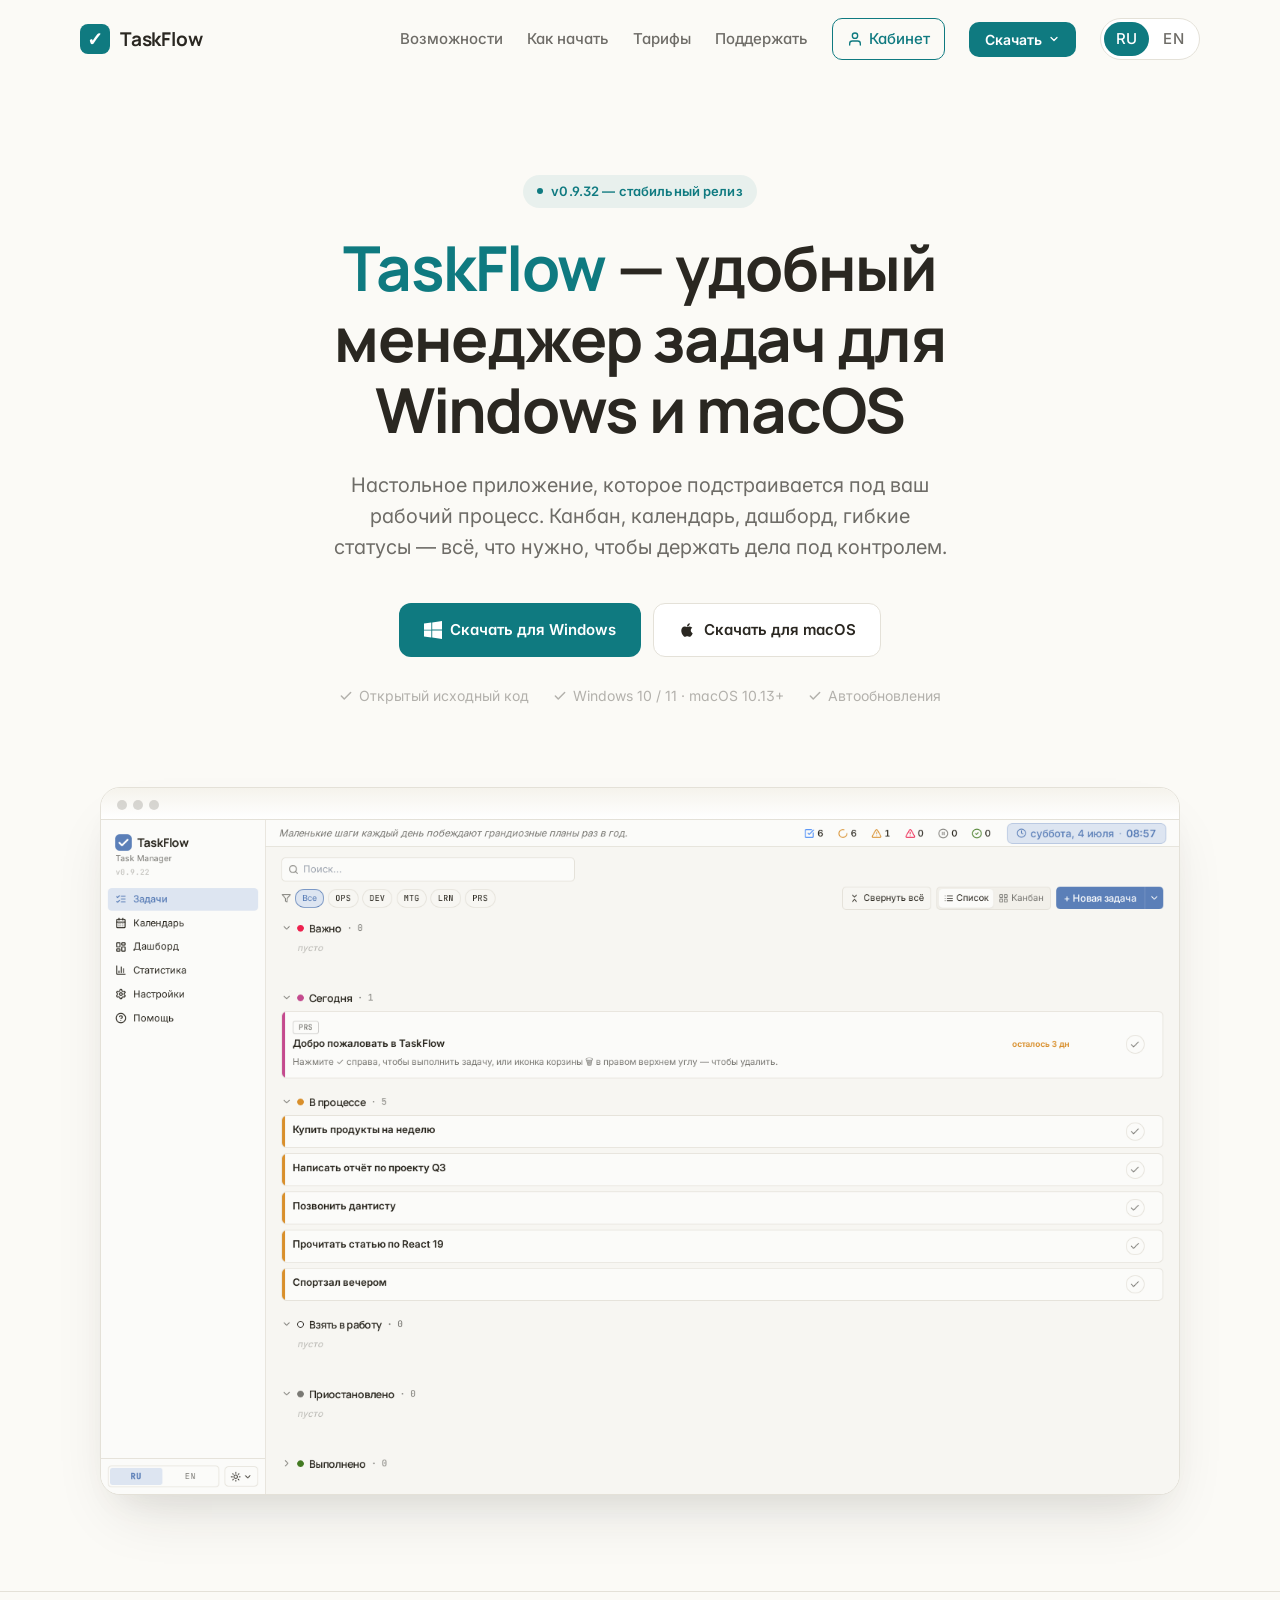
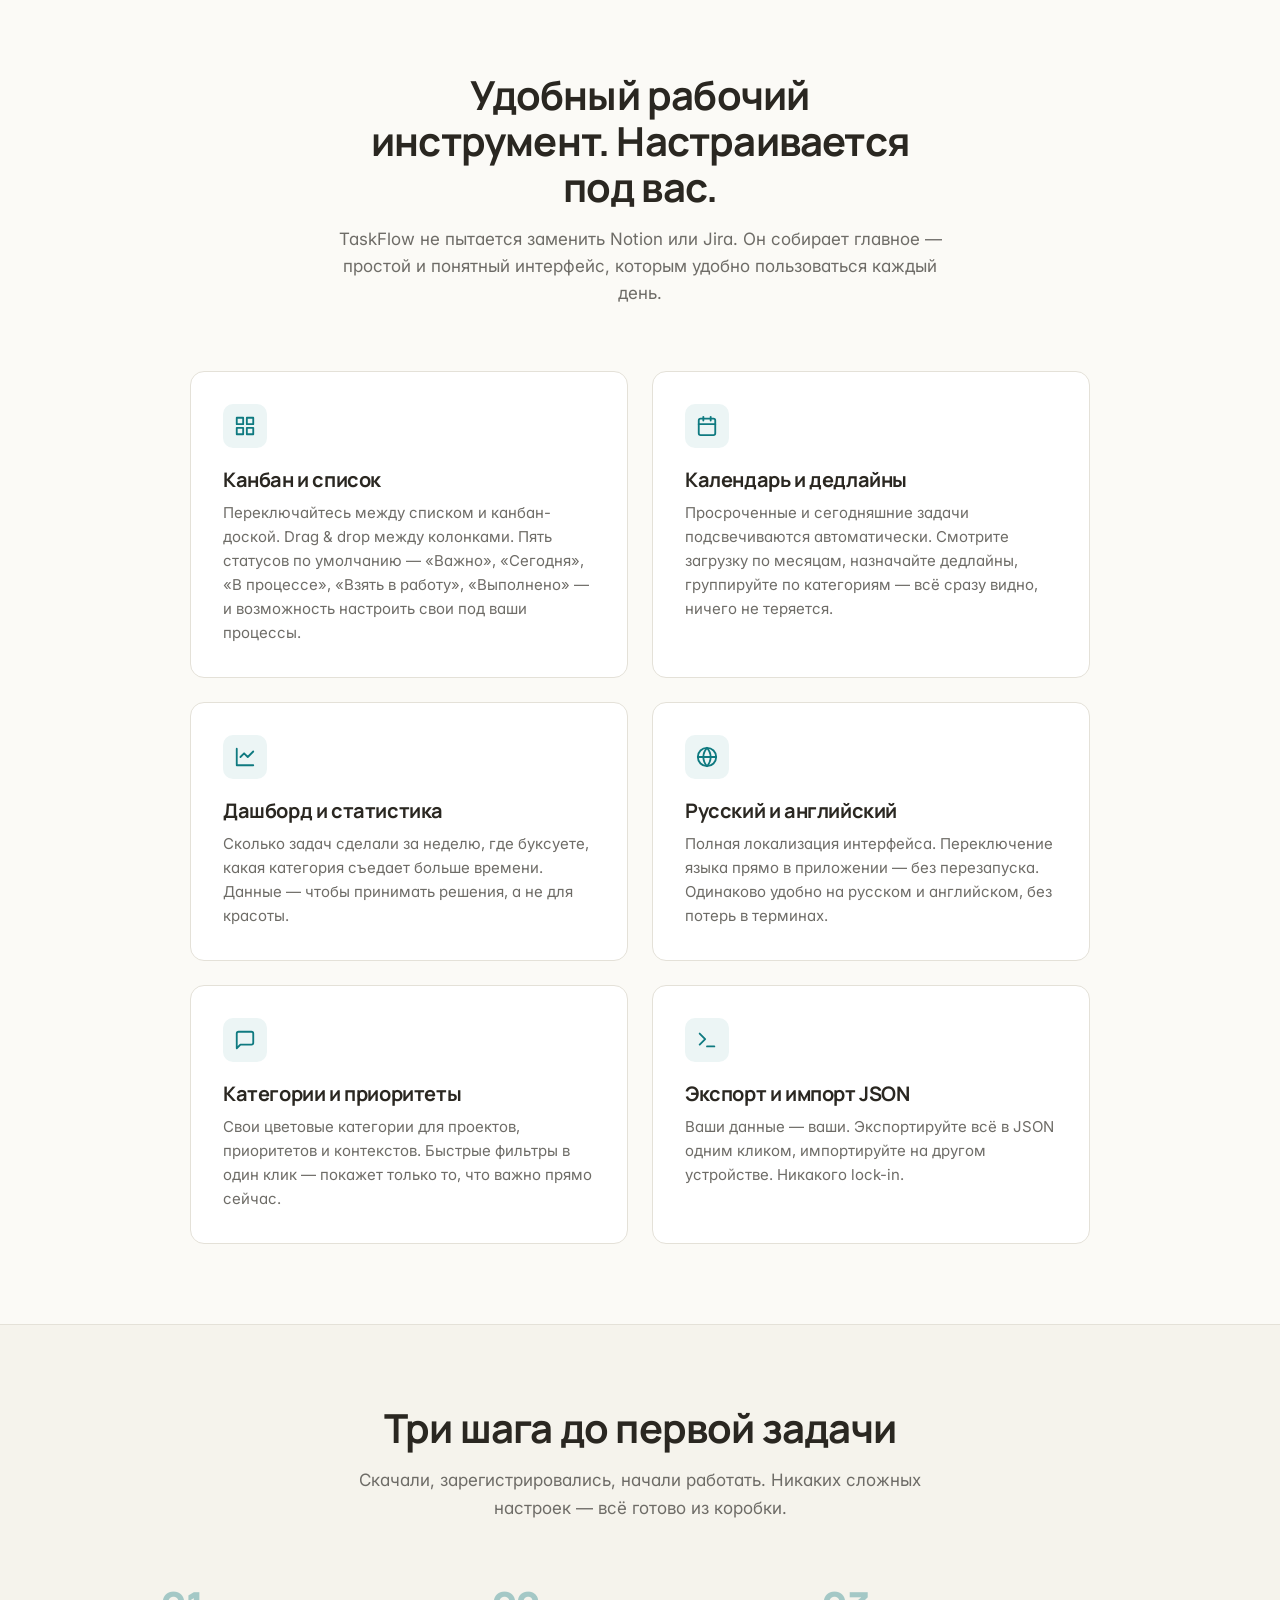
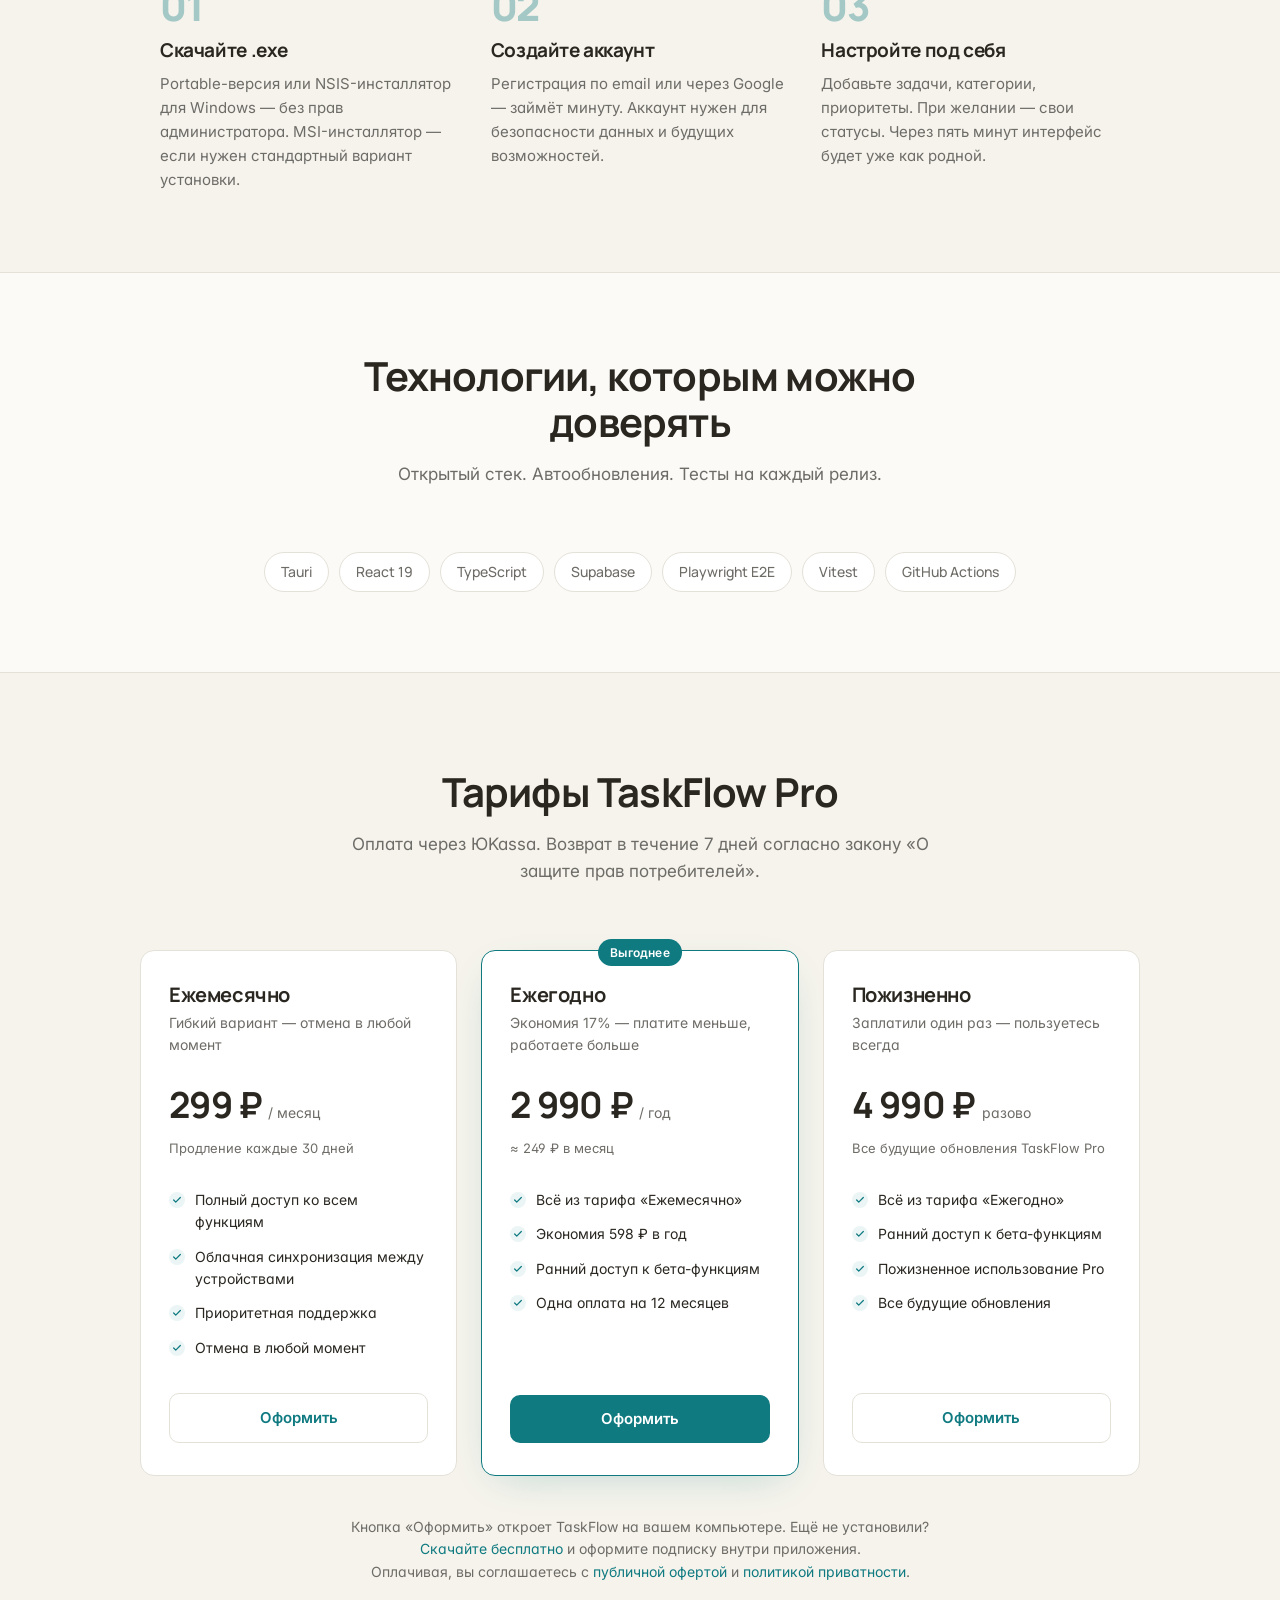
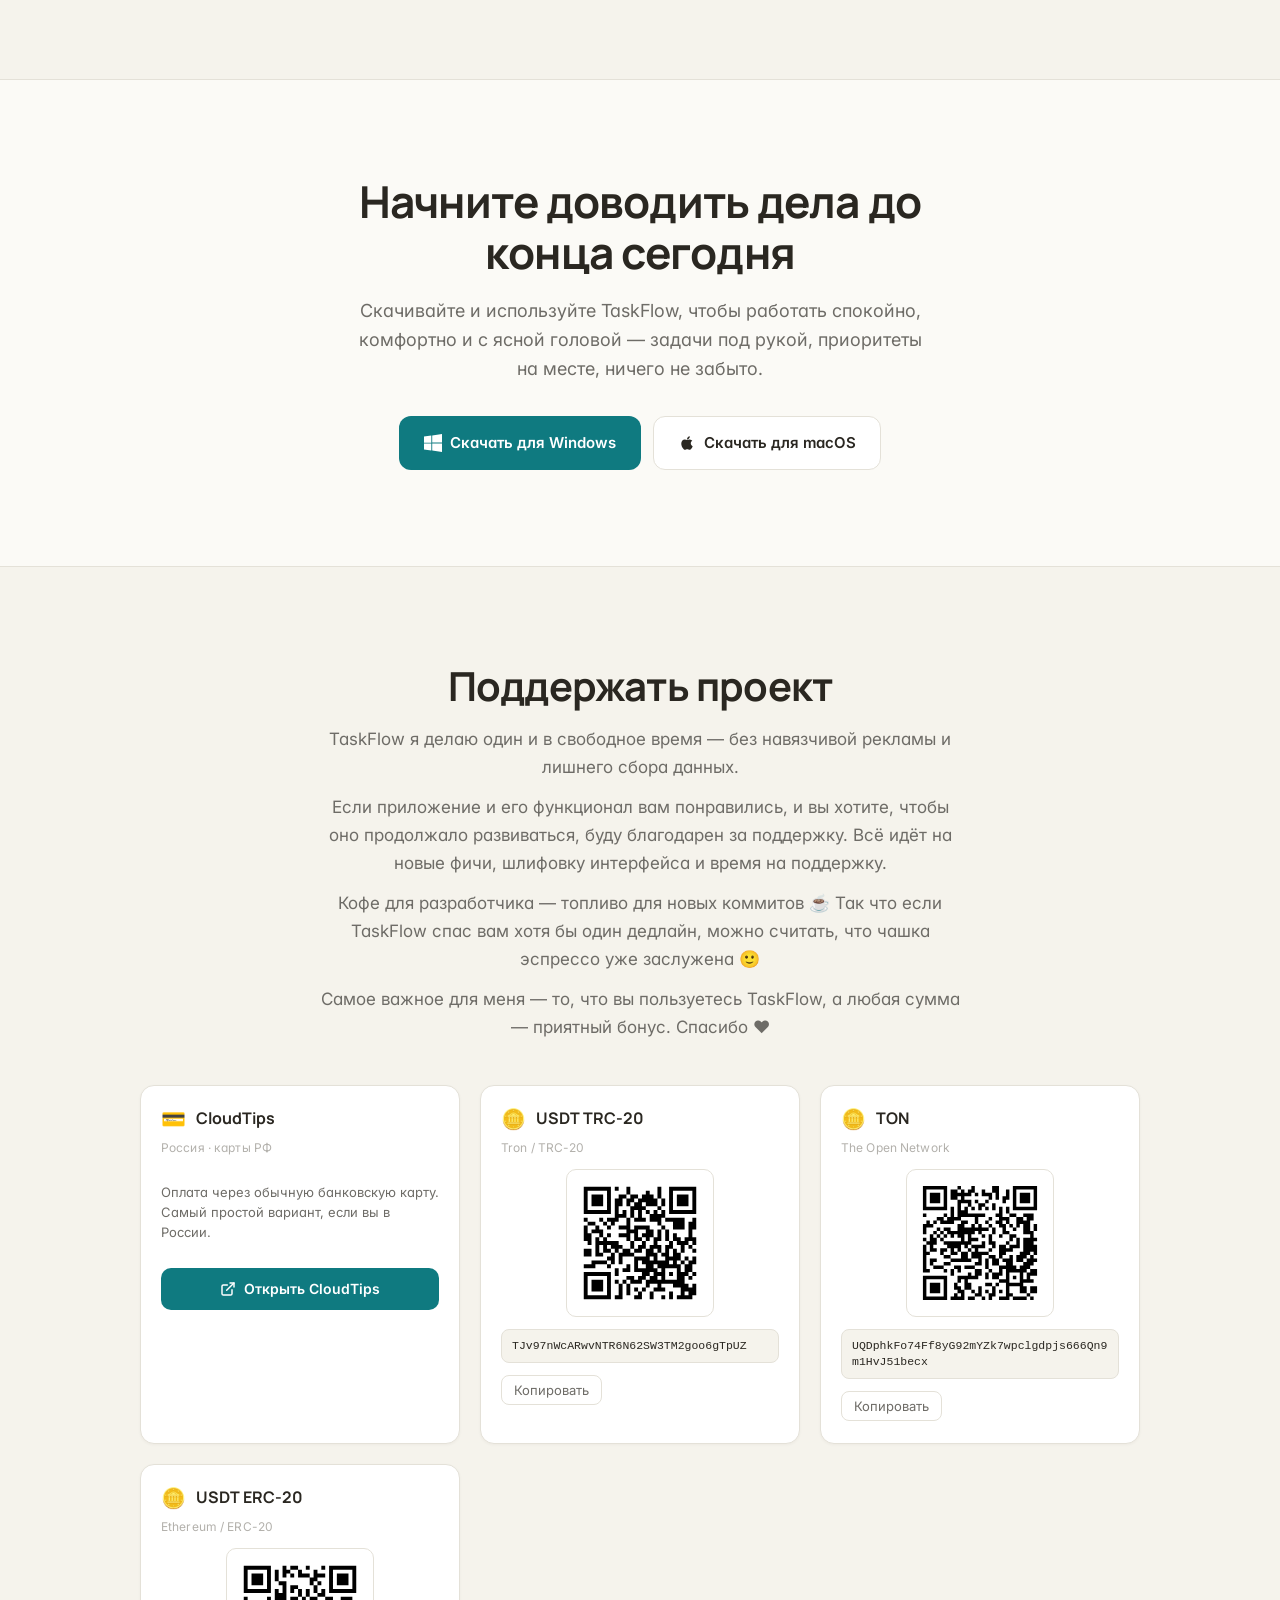
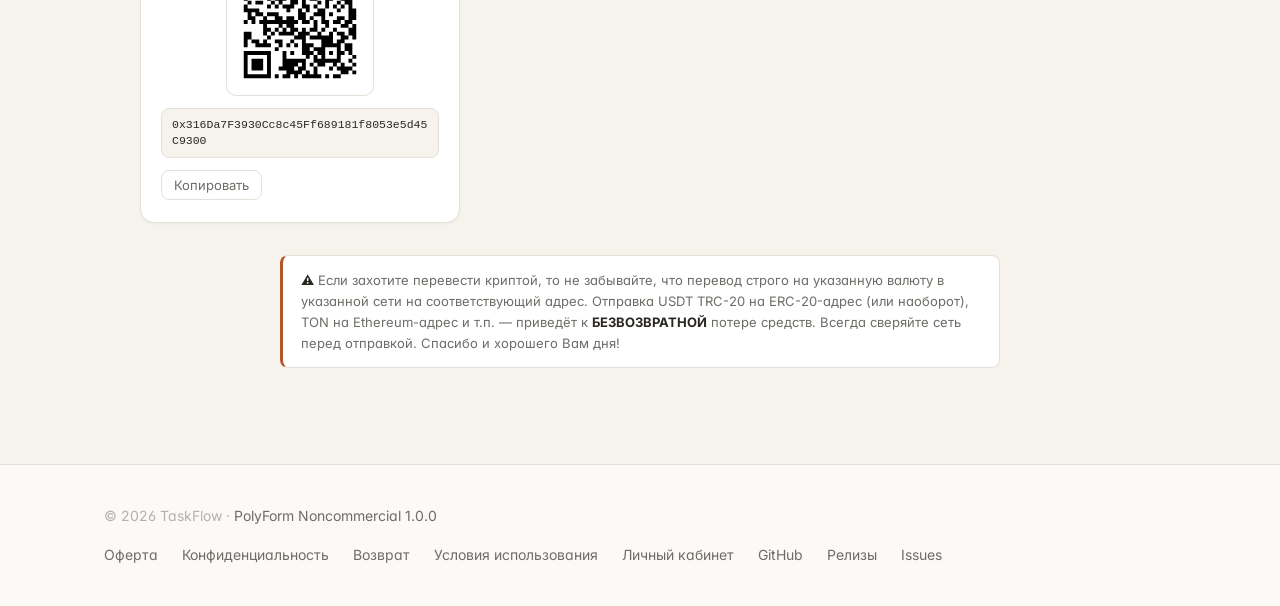
<file: index.html>
<!doctype html>
<html lang="ru">
<head>
<meta charset="utf-8">
<meta name="viewport" content="width=device-width,initial-scale=1">
<title>TaskFlow — удобный менеджер задач для Windows и macOS</title>
<meta name="description" content="TaskFlow — настольный менеджер задач для Windows и macOS. Канбан, календарь, дашборд, гибкие статусы. Настраивается под ваш рабочий процесс.">
<meta name="theme-color" content="#FBFAF6">
<meta name="color-scheme" content="light">

<meta property="og:title" content="TaskFlow — удобный менеджер задач для Windows и macOS">
<link rel="alternate" hreflang="ru" href="https://yourtaskflow.app/">
<link rel="alternate" hreflang="en" href="https://yourtaskflow.app/en/">
<link rel="alternate" hreflang="x-default" href="https://yourtaskflow.app/">
<meta property="og:description" content="Настольный менеджер задач: канбан, календарь, дашборд, гибкие статусы. Работает без интернета.">
<meta property="og:type" content="website">
<meta property="og:image" content="screenshot.png">

<link rel="preconnect" href="https://fonts.googleapis.com">
<link rel="preconnect" href="https://fonts.gstatic.com" crossorigin>
<link rel="stylesheet" href="https://fonts.googleapis.com/css2?family=Manrope:wght@500;600;700;800&family=Inter:wght@400;500;600&display=swap">

<style>
:root {
  /* Светлая тема — тёпло-кремовая, светлее и мягче */
  --bg: #FBFAF6;
  --surface: #FFFFFF;
  --surface-alt: #F5F3EC;
  --border: #E4E1D8;
  --text: #2A2721;
  --text-muted: #6E6C67;
  --text-faint: #B3B1AC;
  --primary: #0F7A80;
  --primary-hover: #0A5C61;
  --on-primary: #FFFFFF;
  --accent-soft: rgba(15, 122, 128, 0.08);
  --shadow-sm: 0 1px 3px rgba(40, 37, 29, 0.04);
  --shadow-md: 0 12px 40px -14px rgba(40, 37, 29, 0.16);
  --radius: 14px;
}
/* Тёмная тема отключена по умолчанию — превью в перплексити принудительно тёмное,
   а нам нужен светлый лендинг. При желании можно вернуть через prefers-color-scheme. */

* { box-sizing: border-box; }
html { -webkit-font-smoothing: antialiased; text-rendering: optimizeLegibility; }
body {
  margin: 0;
  background: var(--bg);
  color: var(--text);
  font-family: 'Inter', -apple-system, BlinkMacSystemFont, 'Segoe UI', sans-serif;
  font-size: 17px;
  line-height: 1.6;
  font-feature-settings: 'ss01', 'cv11';
}
img { max-width: 100%; display: block; }
a { color: var(--primary); text-decoration: none; transition: color 0.15s ease; }
a:hover { color: var(--primary-hover); }

h1, h2, h3 {
  font-family: 'Manrope', -apple-system, sans-serif;
  font-weight: 700;
  letter-spacing: -0.02em;
  line-height: 1.15;
  margin: 0;
  color: var(--text);
}

.container { max-width: 1120px; margin: 0 auto; padding: 0 24px; }

/* --- Nav --- */
.nav {
  position: sticky; top: 0; z-index: 10;
  background: color-mix(in srgb, var(--bg) 88%, transparent);
  backdrop-filter: saturate(180%) blur(12px);
  -webkit-backdrop-filter: saturate(180%) blur(12px);
  border-bottom: 1px solid transparent;
  transition: border-color 0.2s ease;
}
.nav.scrolled { border-bottom-color: var(--border); }
.nav-inner {
  display: flex; align-items: center; justify-content: space-between;
  padding: 18px 0;
}
.brand {
  display: flex; align-items: center; gap: 10px;
  font-family: 'Manrope', sans-serif;
  font-weight: 700; font-size: 19px; letter-spacing: -0.01em;
  color: var(--text);
}
.brand-mark {
  width: 30px; height: 30px; border-radius: 8px;
  background: var(--primary); color: var(--on-primary);
  display: grid; place-items: center;
  font-weight: 800;
}
.nav-links { display: flex; gap: 24px; align-items: center; }
.nav-links a { color: var(--text-muted); font-size: 15px; font-weight: 500; }
.nav-links a:hover { color: var(--text); }
.nav-cta {
  padding: 9px 16px; border-radius: 10px;
  background: var(--primary); color: var(--on-primary) !important;
  font-weight: 600; font-size: 14px;
  transition: background 0.15s ease;
}
.nav-cta:hover { background: var(--primary-hover); color: var(--on-primary) !important; }

/* --- Nav: Личный кабинет (обведённая кнопка) --- */
.nav-account {
  display: inline-flex; align-items: center; gap: 6px;
  padding: 8px 14px; border-radius: 10px;
  border: 1.5px solid var(--primary);
  color: var(--primary) !important; font-weight: 600; font-size: 14px;
  transition: background 0.15s ease, color 0.15s ease;
}
.nav-account:hover { background: var(--primary); color: var(--on-primary) !important; }
.nav-account svg { flex-shrink: 0; }

/* --- Nav: Download dropdown --- */
.nav-download { position: relative; }
.nav-download-btn {
  display: inline-flex; align-items: center; gap: 6px;
  padding: 9px 16px; border-radius: 10px;
  background: var(--primary); color: var(--on-primary);
  font-weight: 600; font-size: 14px;
  border: none; cursor: pointer;
  font-family: inherit;
  transition: background 0.15s ease;
}
.nav-download-btn:hover { background: var(--primary-hover); }
.nav-download-caret { transition: transform 0.15s ease; }
.nav-download.open .nav-download-caret { transform: rotate(180deg); }
.nav-download-menu {
  position: absolute; top: calc(100% + 8px); right: 0;
  min-width: 220px;
  background: var(--surface);
  border: 1px solid var(--border);
  border-radius: 12px;
  box-shadow: var(--shadow-md);
  padding: 6px;
  display: none;
  z-index: 20;
}
.nav-download.open .nav-download-menu { display: block; }
.nav-download-menu a {
  display: flex; align-items: center; gap: 10px;
  padding: 10px 12px; border-radius: 8px;
  color: var(--text) !important;
  font-size: 14px; font-weight: 500;
  transition: background 0.12s ease;
}
.nav-download-menu a:hover { background: var(--accent-soft); color: var(--primary) !important; }
.nav-download-menu a svg { flex-shrink: 0; }

/* --- Nav: Language toggle --- */
.nav-lang {
  display: inline-flex; align-items: center;
  gap: 2px;
  padding: 3px;
  background: var(--surface);
  border: 1px solid var(--border);
  border-radius: 999px;
  font-size: 12.5px;
  font-weight: 600;
  letter-spacing: 0.03em;
}
.nav-lang a {
  padding: 5px 12px;
  border-radius: 999px;
  color: var(--text-muted) !important;
  transition: color 0.15s ease, background 0.15s ease;
}
.nav-lang a.active {
  background: var(--primary);
  color: var(--on-primary) !important;
}
.nav-lang a:not(.active):hover { color: var(--text) !important; }

@media (max-width: 900px) {
  .nav-links a.nav-link-item { display: none; }
}
@media (max-width: 480px) {
  .nav-links { gap: 8px; }
  .nav-download-btn { padding: 8px 12px; font-size: 13px; }
  .nav-account { padding: 8px 10px; font-size: 13px; gap: 0; }
  .nav-account-label { display: none; }
}
@media (max-width: 380px) {
  .nav-links { gap: 6px; }
  .nav-download-btn { padding: 7px 10px; }
  .nav-account { padding: 7px 9px; }
  .nav-lang a { padding: 6px 10px; }
}
@media (max-width: 340px) {
  .brand { font-size: 16px; }
  .nav-links { gap: 5px; }
  .nav-download-btn { padding: 6px 8px; font-size: 12px; }
  .nav-account { padding: 6px 8px; }
  .nav-lang a { padding: 6px 8px; font-size: 12px; }
}

/* --- Hero --- */
.hero {
  padding: 96px 0 56px;
  text-align: center;
}
.eyebrow {
  display: inline-flex; align-items: center; gap: 8px;
  padding: 6px 14px;
  background: var(--accent-soft);
  color: var(--primary);
  border-radius: 999px;
  font-size: 13px; font-weight: 600;
  letter-spacing: 0.01em;
  margin-bottom: 24px;
}
.eyebrow-dot {
  width: 6px; height: 6px; border-radius: 50%;
  background: var(--primary);
  animation: pulse 2s ease-in-out infinite;
}
@keyframes pulse {
  0%, 100% { opacity: 1; }
  50% { opacity: 0.4; }
}

.hero h1 {
  font-size: clamp(38px, 5.5vw, 62px);
  max-width: 18ch;
  margin: 0 auto 24px;
}
.hero .accent { color: var(--primary); }
.hero-sub {
  font-size: clamp(17px, 1.9vw, 20px);
  color: var(--text-muted);
  max-width: 620px;
  margin: 0 auto 40px;
  line-height: 1.55;
}
.hero-cta {
  display: inline-flex; align-items: center; gap: 12px;
  flex-wrap: wrap; justify-content: center;
}
.btn {
  display: inline-flex; align-items: center; gap: 8px;
  padding: 14px 24px;
  border-radius: 12px;
  font-weight: 600; font-size: 15px;
  transition: all 0.15s ease;
  border: 1px solid transparent;
}
.btn-primary {
  background: var(--primary); color: var(--on-primary);
}
.btn-primary:hover {
  background: var(--primary-hover); color: var(--on-primary);
  transform: translateY(-1px);
  box-shadow: var(--shadow-md);
}
.btn-ghost {
  background: transparent;
  color: var(--text);
  border-color: var(--border);
}
.btn-ghost:hover {
  background: var(--surface);
  color: var(--text);
}
.btn-secondary {
  background: var(--surface);
  color: var(--text);
  border-color: var(--border);
}
.btn-secondary:hover {
  background: var(--surface-hover, var(--surface));
  border-color: var(--primary);
  transform: translateY(-1px);
  box-shadow: var(--shadow-md);
}

/* macOS install-instructions modal */
.modal-backdrop {
  position: fixed; inset: 0;
  background: rgba(0,0,0,0.55);
  display: none;
  align-items: center; justify-content: center;
  z-index: 100;
  padding: 20px;
}
.modal-backdrop.open { display: flex; }
.modal {
  background: var(--bg);
  color: var(--text);
  border: 1px solid var(--border);
  border-radius: 16px;
  padding: 32px;
  max-width: 560px;
  width: 100%;
  max-height: calc(100vh - 40px);
  overflow-y: auto;
  box-shadow: 0 20px 60px rgba(0,0,0,0.35);
}
.modal h3 {
  margin: 0 0 8px;
  font-size: 22px;
  font-weight: 700;
}
.modal .modal-subtitle {
  color: var(--text-muted);
  font-size: 14px;
  margin: 0 0 20px;
}
.modal ol {
  padding-left: 22px;
  margin: 0 0 16px;
  line-height: 1.55;
  font-size: 14px;
}
.modal ol li { margin-bottom: 6px; }
.modal code {
  font-family: ui-monospace, SFMono-Regular, Consolas, monospace;
  background: var(--surface);
  border: 1px solid var(--border);
  padding: 1px 6px;
  border-radius: 5px;
  font-size: 12.5px;
  word-break: break-all;
}
.modal .modal-note {
  background: var(--surface);
  border: 1px solid var(--border);
  border-radius: 10px;
  padding: 12px 14px;
  font-size: 13px;
  color: var(--text-muted);
  margin: 8px 0 20px;
}
.modal-actions {
  display: flex; gap: 10px; flex-wrap: wrap;
  margin-top: 18px;
}
.modal-actions .btn { padding: 11px 18px; font-size: 14px; }
.modal-close {
  position: absolute;
  top: 12px; right: 16px;
  background: transparent; border: none;
  color: var(--text-muted);
  font-size: 22px; line-height: 1;
  cursor: pointer;
  padding: 6px 10px;
}
.modal-close:hover { color: var(--text); }
.modal-wrap { position: relative; }

.hero-meta {
  margin-top: 28px;
  display: flex; gap: 24px; justify-content: center; align-items: center;
  color: var(--text-faint);
  font-size: 14px;
  flex-wrap: wrap;
}
.hero-meta span { display: flex; align-items: center; gap: 6px; }

/* --- Screenshot --- */
.screenshot-wrap {
  padding: 24px 0 96px;
}
.screenshot {
  position: relative;
  max-width: 1080px;
  margin: 0 auto;
  border-radius: 20px;
  overflow: hidden;
  background: var(--surface);
  border: 1px solid var(--border);
  box-shadow:
    0 30px 60px -20px rgba(40, 37, 29, 0.14),
    0 18px 36px -18px rgba(40, 37, 29, 0.08);
}

.screenshot-chrome {
  height: 32px;
  background: linear-gradient(to bottom, var(--surface-alt), var(--surface));
  border-bottom: 1px solid var(--border);
  position: relative;
}
.screenshot-dots {
  position: absolute;
  top: 12px; left: 16px;
  display: flex; gap: 6px;
}
.screenshot-dots span {
  width: 10px; height: 10px; border-radius: 50%;
  background: var(--text-faint);
  opacity: 0.5;
}
.screenshot img {
  display: block; width: 100%; height: auto;
}

/* --- Features --- */
.features {
  padding: 80px 0;
  border-top: 1px solid var(--border);
}
.section-head {
  text-align: center;
  margin-bottom: 64px;
}
.section-head h2 {
  font-size: clamp(28px, 4vw, 40px);
  max-width: 22ch;
  margin: 0 auto 16px;
}
.section-head p {
  color: var(--text-muted);
  max-width: 56ch;
  margin: 0 auto;
  font-size: 17px;
}
.features-grid {
  display: grid;
  grid-template-columns: repeat(2, 1fr);
  gap: 24px;
  max-width: 900px;
  margin: 0 auto;
}
@media (max-width: 640px) {
  .features-grid { grid-template-columns: 1fr; }
}
.feature {
  padding: 32px;
  background: var(--surface);
  border: 1px solid var(--border);
  border-radius: var(--radius);
  transition: border-color 0.2s ease, transform 0.2s ease;
}
.feature:hover {
  border-color: color-mix(in srgb, var(--primary) 40%, var(--border));
  transform: translateY(-2px);
}
.feature-icon {
  width: 44px; height: 44px;
  border-radius: 10px;
  background: var(--accent-soft);
  color: var(--primary);
  display: grid; place-items: center;
  margin-bottom: 20px;
}
.feature-icon svg { width: 22px; height: 22px; }
.feature h3 {
  font-size: 20px;
  margin-bottom: 10px;
}
.feature p {
  color: var(--text-muted);
  font-size: 15px;
  line-height: 1.6;
  margin: 0;
}

/* --- How it works --- */
.how {
  padding: 80px 0;
  border-top: 1px solid var(--border);
  background: var(--surface-alt);
}
.steps {
  display: grid;
  grid-template-columns: repeat(3, 1fr);
  gap: 32px;
  max-width: 960px;
  margin: 0 auto;
}
@media (max-width: 800px) {
  .steps { grid-template-columns: 1fr; }
}
.step { position: relative; }
.step-num {
  font-family: 'Manrope', sans-serif;
  font-size: 40px; font-weight: 800;
  color: var(--primary);
  opacity: 0.35;
  line-height: 1;
  margin-bottom: 14px;
  letter-spacing: -0.03em;
}
.step h3 {
  font-size: 19px;
  margin-bottom: 10px;
}
.step p {
  color: var(--text-muted);
  font-size: 15px;
  margin: 0;
}

/* --- Tech --- */
.tech {
  padding: 80px 0;
  border-top: 1px solid var(--border);
  text-align: center;
}
.tech-list {
  display: flex; flex-wrap: wrap; justify-content: center;
  gap: 10px; margin-top: 32px;
}
.tech-chip {
  padding: 8px 16px;
  background: var(--surface);
  border: 1px solid var(--border);
  border-radius: 999px;
  font-size: 14px; font-weight: 500;
  color: var(--text-muted);
  font-family: 'Manrope', sans-serif;
}

/* --- Pricing --- */
.pricing {
  padding: 96px 0;
  border-top: 1px solid var(--border);
  background: var(--surface-alt);
}
.pricing-grid {
  display: grid;
  grid-template-columns: repeat(3, 1fr);
  gap: 24px;
  max-width: 1000px;
  margin: 0 auto;
}
@media (max-width: 880px) {
  .pricing-grid { grid-template-columns: 1fr; max-width: 460px; }
}
.plan {
  background: var(--surface);
  border: 1px solid var(--border);
  border-radius: var(--radius);
  padding: 32px 28px;
  display: flex;
  flex-direction: column;
  position: relative;
  transition: border-color 0.2s ease, transform 0.2s ease;
}
.plan:hover {
  border-color: color-mix(in srgb, var(--primary) 40%, var(--border));
  transform: translateY(-2px);
}
.plan.plan-highlight {
  border-color: var(--primary);
  box-shadow: 0 12px 40px -18px rgba(15, 122, 128, 0.30);
}
.plan-badge {
  position: absolute;
  top: -12px; left: 50%;
  transform: translateX(-50%);
  background: var(--primary);
  color: var(--on-primary);
  font-size: 12px;
  font-weight: 600;
  padding: 4px 12px;
  border-radius: 999px;
  letter-spacing: 0.02em;
}
.plan-name {
  font-family: 'Manrope', sans-serif;
  font-weight: 700;
  font-size: 20px;
  margin: 0 0 6px;
  color: var(--text);
}
.plan-tagline {
  color: var(--text-muted);
  font-size: 14px;
  margin: 0 0 20px;
  min-height: 40px;
}
.plan-price {
  display: flex;
  align-items: baseline;
  gap: 6px;
  margin: 0 0 4px;
}
.plan-price-amount {
  font-family: 'Manrope', sans-serif;
  font-weight: 700;
  font-size: 36px;
  color: var(--text);
  letter-spacing: -0.02em;
}
.plan-price-period {
  color: var(--text-muted);
  font-size: 14px;
}
.plan-price-note {
  color: var(--text-muted);
  font-size: 13px;
  margin: 0 0 24px;
  min-height: 18px;
}
.plan-features {
  list-style: none;
  padding: 0;
  margin: 0 0 28px;
  flex: 1;
}
.plan-features li {
  padding: 6px 0;
  font-size: 14px;
  color: var(--text);
  display: flex;
  align-items: flex-start;
  gap: 10px;
}
.plan-features li::before {
  content: '';
  flex: 0 0 16px;
  height: 16px;
  margin-top: 3px;
  background: var(--accent-soft);
  border-radius: 50%;
  background-image: url("data:image/svg+xml;utf8,<svg xmlns='http://www.w3.org/2000/svg' viewBox='0 0 24 24' fill='none' stroke='%230F7A80' stroke-width='3' stroke-linecap='round' stroke-linejoin='round'><polyline points='20 6 9 17 4 12'/></svg>");
  background-repeat: no-repeat;
  background-position: center;
  background-size: 10px;
}
.plan-cta {
  display: block;
  text-align: center;
  background: var(--primary);
  color: var(--on-primary) !important;
  padding: 12px 20px;
  border-radius: 10px;
  font-weight: 600;
  font-size: 15px;
  text-decoration: none;
  transition: background 0.15s ease;
}
.plan-cta:hover { background: var(--primary-hover); color: var(--on-primary) !important; }
.plan-cta.plan-cta-outline {
  background: transparent;
  color: var(--primary) !important;
  border: 1px solid var(--border);
}
.plan-cta.plan-cta-outline:hover {
  background: var(--accent-soft);
  color: var(--primary) !important;
}
.pricing-note {
  text-align: center;
  color: var(--text-muted);
  font-size: 14px;
  margin: 40px auto 0;
  max-width: 640px;
  line-height: 1.6;
}
.pricing-note a { color: var(--primary); }

/* --- CTA --- */
.cta {
  padding: 96px 0;
  text-align: center;
  border-top: 1px solid var(--border);
}
.cta h2 {
  font-size: clamp(30px, 4vw, 44px);
  margin-bottom: 20px;
  max-width: 20ch;
  margin-left: auto; margin-right: auto;
}
.cta p {
  color: var(--text-muted);
  font-size: 18px;
  margin: 0 auto 32px;
  max-width: 52ch;
}

/* --- Support --- */
.support {
  padding: 96px 0;
  border-top: 1px solid var(--border);
  background: var(--surface-alt);
}
.support-head {
  text-align: center;
  max-width: 640px;
  margin: 0 auto 44px;
}
.support-head h2 {
  font-size: clamp(28px, 3.5vw, 40px);
  margin-bottom: 16px;
}
.support-head p {
  color: var(--text-muted);
  font-size: 17px;
  margin: 0 0 12px;
  line-height: 1.65;
}
.support-methods {
  display: grid;
  grid-template-columns: repeat(auto-fit, minmax(240px, 1fr));
  gap: 20px;
  max-width: 1000px;
  margin: 0 auto;
}
.support-card {
  background: var(--surface);
  border: 1px solid var(--border);
  border-radius: var(--radius);
  padding: 20px 20px 22px;
  display: flex;
  flex-direction: column;
  gap: 12px;
  box-shadow: var(--shadow-sm);
}
.support-card .support-title {
  display: flex;
  align-items: center;
  gap: 10px;
  font-family: 'Manrope', sans-serif;
  font-weight: 700;
  font-size: 16px;
  color: var(--text);
}
.support-card .support-title .support-icon {
  font-size: 20px;
  line-height: 1;
}
.support-card .support-network {
  font-size: 12px;
  color: var(--text-faint);
  margin-top: -6px;
  letter-spacing: 0.01em;
}
.support-card .support-qr {
  align-self: center;
  background: #FFFFFF;
  padding: 8px;
  border-radius: 10px;
  border: 1px solid var(--border);
  width: 148px;
  height: 148px;
  display: grid;
  place-items: center;
}
.support-card .support-qr img,
.support-card .support-qr svg {
  width: 128px;
  height: 128px;
  display: block;
}
.support-card .support-address {
  font-family: 'JetBrains Mono', 'Menlo', 'Consolas', monospace;
  font-size: 11.5px;
  background: var(--surface-alt);
  border: 1px solid var(--border);
  border-radius: 8px;
  padding: 8px 10px;
  word-break: break-all;
  color: var(--text);
  user-select: all;
  line-height: 1.4;
}
.support-card .support-copy {
  align-self: flex-start;
  padding: 6px 12px;
  font-size: 13px;
  border: 1px solid var(--border);
  border-radius: 8px;
  background: var(--surface);
  color: var(--text-muted);
  cursor: pointer;
  font-family: inherit;
  transition: background 0.15s ease, color 0.15s ease, border-color 0.15s ease;
}
.support-card .support-copy:hover {
  background: var(--accent-soft);
  color: var(--primary);
  border-color: var(--primary);
}
.support-card .support-copy.copied {
  background: var(--primary);
  color: var(--on-primary);
  border-color: var(--primary);
}
.support-card.support-cloudtips {
  align-items: flex-start;
}
.support-card.support-cloudtips .support-cta {
  align-self: stretch;
  display: inline-flex;
  align-items: center;
  justify-content: center;
  gap: 8px;
  padding: 10px 16px;
  border-radius: 10px;
  background: var(--primary);
  color: var(--on-primary);
  font-weight: 600;
  font-size: 14px;
  transition: background 0.15s ease;
}
.support-card.support-cloudtips .support-cta:hover {
  background: var(--primary-hover);
}
.support-card.support-cloudtips .support-hint {
  font-size: 13px;
  color: var(--text-muted);
  line-height: 1.55;
}
.support-disclaimer {
  max-width: 720px;
  margin: 32px auto 0;
  padding: 14px 18px;
  background: var(--surface);
  border: 1px solid var(--border);
  border-left: 3px solid #B4562B;
  border-radius: 8px;
  font-size: 13px;
  line-height: 1.6;
  color: var(--text-muted);
}
.support-disclaimer strong {
  color: var(--text);
  font-weight: 700;
}
@media (max-width: 640px) {
  .support-methods { grid-template-columns: 1fr; }
  .support { padding: 72px 0; }
}

/* --- Footer --- */
.footer {
  border-top: 1px solid var(--border);
  padding: 40px 0;
  color: var(--text-faint);
  font-size: 14px;
}
.footer-inner {
  display: flex; justify-content: space-between; align-items: center;
  flex-wrap: wrap; gap: 16px;
}
.footer-links { display: flex; gap: 24px; flex-wrap: wrap; }
.footer-links a { color: var(--text-muted); }
.footer-links a:hover { color: var(--text); }
.footer a { color: var(--text-muted); text-decoration: none; }
.footer a:hover { color: var(--text); }

/* --- Fade-in --- */
@media (prefers-reduced-motion: no-preference) {
  .reveal { opacity: 0; transform: translateY(20px); transition: opacity 0.7s ease, transform 0.7s ease; }
  .reveal.visible { opacity: 1; transform: none; }
}
</style>
</head>
<body>

<nav class="nav" id="nav">
  <div class="container nav-inner">
    <a href="#" class="brand">
      <span class="brand-mark">✓</span>
      TaskFlow
    </a>
    <div class="nav-links">
      <a href="#features" class="nav-link-item">Возможности</a>
      <a href="#how" class="nav-link-item">Как начать</a>
      <a href="#pricing" class="nav-link-item">Тарифы</a>
      <a href="#support" class="nav-link-item">Поддержать</a>
      <a href="/account/" class="nav-account" aria-label="Личный кабинет">
        <svg width="16" height="16" viewBox="0 0 24 24" fill="none" stroke="currentColor" stroke-width="2" stroke-linecap="round" stroke-linejoin="round"><path d="M20 21v-2a4 4 0 0 0-4-4H8a4 4 0 0 0-4 4v2"/><circle cx="12" cy="7" r="4"/></svg>
        <span class="nav-account-label">Кабинет</span>
      </a>

      <div class="nav-download" id="nav-download">
        <button type="button" class="nav-download-btn" id="nav-download-btn" aria-haspopup="menu" aria-expanded="false">
          Скачать
          <svg class="nav-download-caret" width="12" height="12" viewBox="0 0 24 24" fill="none" stroke="currentColor" stroke-width="2.5" stroke-linecap="round" stroke-linejoin="round"><polyline points="6 9 12 15 18 9"/></svg>
        </button>
        <div class="nav-download-menu" role="menu">
          <a href="https://github.com/danny-swan/taskflow-app/releases/latest/download/TaskFlow_0.9.31_x64-setup.exe" class="download-latest" data-asset-pattern="x64-setup.exe" role="menuitem">
            <svg width="16" height="16" viewBox="0 0 24 24" fill="currentColor"><path d="M0 3.449L9.75 2.1v9.451H0m10.949-9.602L24 0v11.4H10.949M0 12.6h9.75v9.451L0 20.699M10.949 12.6H24V24l-13.051-1.851"/></svg>
            Windows
          </a>
          <a href="#" class="download-macos" data-asset-pattern="universal.dmg" role="menuitem">
            <svg width="16" height="16" viewBox="0 0 24 24" fill="currentColor"><path d="M17.05 20.28c-.98.95-2.05.8-3.08.35-1.09-.46-2.09-.48-3.24 0-1.44.62-2.2.44-3.06-.35C2.79 15.25 3.51 7.59 9.05 7.31c1.35.07 2.29.74 3.08.8 1.18-.24 2.31-.93 3.57-.84 1.51.12 2.65.72 3.4 1.8-3.12 1.87-2.38 5.98.48 7.13-.57 1.5-1.31 2.99-2.54 4.09zM12.03 7.25c-.15-2.23 1.66-4.07 3.74-4.25.29 2.58-2.34 4.5-3.74 4.25z"/></svg>
            macOS
          </a>
        </div>
      </div>

      <div class="nav-lang" role="group" aria-label="Язык / Language">
        <a href="/" class="active" lang="ru">RU</a>
        <a href="/en/" lang="en">EN</a>
      </div>
    </div>
  </div>
</nav>

<header class="hero container">
  <div class="eyebrow">
    <span class="eyebrow-dot"></span>
    <span id="hero-version">v0.9.32 — стабильный релиз</span>
  </div>
  <h1><span class="accent">TaskFlow</span> — удобный менеджер задач для Windows и macOS</h1>
  <p class="hero-sub">
    Настольное приложение, которое подстраивается под ваш рабочий процесс. Канбан, календарь, дашборд, гибкие статусы — всё, что нужно, чтобы держать дела под контролем.
  </p>
  <div class="hero-cta">
    <a href="https://github.com/danny-swan/taskflow-app/releases/latest/download/TaskFlow_0.9.31_x64-setup.exe" class="btn btn-primary download-latest" data-asset-pattern="x64-setup.exe">
      <svg width="18" height="18" viewBox="0 0 24 24" fill="currentColor"><path d="M0 3.449L9.75 2.1v9.451H0m10.949-9.602L24 0v11.4H10.949M0 12.6h9.75v9.451L0 20.699M10.949 12.6H24V24l-13.051-1.851"/></svg>
      Скачать для Windows
    </a>
    <a href="#" class="btn btn-secondary download-macos" data-asset-pattern="universal.dmg">
      <svg width="18" height="18" viewBox="0 0 24 24" fill="currentColor"><path d="M17.05 20.28c-.98.95-2.05.8-3.08.35-1.09-.46-2.09-.48-3.24 0-1.44.62-2.2.44-3.06-.35C2.79 15.25 3.51 7.59 9.05 7.31c1.35.07 2.29.74 3.08.8 1.18-.24 2.31-.93 3.57-.84 1.51.12 2.65.72 3.4 1.8-3.12 1.87-2.38 5.98.48 7.13-.57 1.5-1.31 2.99-2.54 4.09zM12.03 7.25c-.15-2.23 1.66-4.07 3.74-4.25.29 2.58-2.34 4.5-3.74 4.25z"/></svg>
      Скачать для macOS
    </a>
  </div>
  <div class="hero-meta">
    <span>
      <svg width="14" height="14" viewBox="0 0 24 24" fill="none" stroke="currentColor" stroke-width="2.5" stroke-linecap="round" stroke-linejoin="round"><polyline points="20 6 9 17 4 12"/></svg>
      Открытый исходный код
    </span>
    <span>
      <svg width="14" height="14" viewBox="0 0 24 24" fill="none" stroke="currentColor" stroke-width="2.5" stroke-linecap="round" stroke-linejoin="round"><polyline points="20 6 9 17 4 12"/></svg>
      Windows 10 / 11 · macOS 10.13+
    </span>
    <span>
      <svg width="14" height="14" viewBox="0 0 24 24" fill="none" stroke="currentColor" stroke-width="2.5" stroke-linecap="round" stroke-linejoin="round"><polyline points="20 6 9 17 4 12"/></svg>
      Автообновления
    </span>
  </div>
</header>

<section class="screenshot-wrap container reveal">
  <div class="screenshot">
    <div class="screenshot-chrome"><div class="screenshot-dots"><span></span><span></span><span></span></div></div>
    <img src="screenshot.png" alt="Интерфейс TaskFlow: список задач, категории, боковое меню" width="1080" height="675" loading="eager">
  </div>
</section>

<section class="features" id="features">
  <div class="container">
    <div class="section-head reveal">
      <h2>Удобный рабочий инструмент. Настраивается под вас.</h2>
      <p>TaskFlow не пытается заменить Notion или Jira. Он собирает главное — простой и понятный интерфейс, которым удобно пользоваться каждый день.</p>
    </div>
    <div class="features-grid">
      <div class="feature reveal">
        <div class="feature-icon">
          <svg viewBox="0 0 24 24" fill="none" stroke="currentColor" stroke-width="2" stroke-linecap="round" stroke-linejoin="round"><rect x="3" y="3" width="7" height="7"/><rect x="14" y="3" width="7" height="7"/><rect x="14" y="14" width="7" height="7"/><rect x="3" y="14" width="7" height="7"/></svg>
        </div>
        <h3>Канбан и список</h3>
        <p>Переключайтесь между списком и канбан-доской. Drag &amp; drop между колонками. Пять статусов по умолчанию — «Важно», «Сегодня», «В процессе», «Взять в работу», «Выполнено» — и возможность настроить свои под ваши процессы.</p>
      </div>
      <div class="feature reveal">
        <div class="feature-icon">
          <svg viewBox="0 0 24 24" fill="none" stroke="currentColor" stroke-width="2" stroke-linecap="round" stroke-linejoin="round"><rect x="3" y="4" width="18" height="18" rx="2"/><line x1="16" y1="2" x2="16" y2="6"/><line x1="8" y1="2" x2="8" y2="6"/><line x1="3" y1="10" x2="21" y2="10"/></svg>
        </div>
        <h3>Календарь и дедлайны</h3>
        <p>Просроченные и сегодняшние задачи подсвечиваются автоматически. Смотрите загрузку по месяцам, назначайте дедлайны, группируйте по категориям — всё сразу видно, ничего не теряется.</p>
      </div>
      <div class="feature reveal">
        <div class="feature-icon">
          <svg viewBox="0 0 24 24" fill="none" stroke="currentColor" stroke-width="2" stroke-linecap="round" stroke-linejoin="round"><path d="M3 3v18h18"/><path d="M7 12l4-4 4 4 6-6"/></svg>
        </div>
        <h3>Дашборд и статистика</h3>
        <p>Сколько задач сделали за неделю, где буксуете, какая категория съедает больше времени. Данные — чтобы принимать решения, а не для красоты.</p>
      </div>
      <div class="feature reveal">
        <div class="feature-icon">
          <svg viewBox="0 0 24 24" fill="none" stroke="currentColor" stroke-width="2" stroke-linecap="round" stroke-linejoin="round"><circle cx="12" cy="12" r="10"/><line x1="2" y1="12" x2="22" y2="12"/><path d="M12 2a15.3 15.3 0 0 1 4 10 15.3 15.3 0 0 1-4 10 15.3 15.3 0 0 1-4-10 15.3 15.3 0 0 1 4-10z"/></svg>
        </div>
        <h3>Русский и английский</h3>
        <p>Полная локализация интерфейса. Переключение языка прямо в приложении — без перезапуска. Одинаково удобно на русском и английском, без потерь в терминах.</p>
      </div>
      <div class="feature reveal">
        <div class="feature-icon">
          <svg viewBox="0 0 24 24" fill="none" stroke="currentColor" stroke-width="2" stroke-linecap="round" stroke-linejoin="round"><path d="M21 15a2 2 0 0 1-2 2H7l-4 4V5a2 2 0 0 1 2-2h14a2 2 0 0 1 2 2z"/></svg>
        </div>
        <h3>Категории и приоритеты</h3>
        <p>Свои цветовые категории для проектов, приоритетов и контекстов. Быстрые фильтры в один клик — покажет только то, что важно прямо сейчас.</p>
      </div>
      <div class="feature reveal">
        <div class="feature-icon">
          <svg viewBox="0 0 24 24" fill="none" stroke="currentColor" stroke-width="2" stroke-linecap="round" stroke-linejoin="round"><polyline points="4 17 10 11 4 5"/><line x1="12" y1="19" x2="20" y2="19"/></svg>
        </div>
        <h3>Экспорт и импорт JSON</h3>
        <p>Ваши данные — ваши. Экспортируйте всё в JSON одним кликом, импортируйте на другом устройстве. Никакого lock-in.</p>
      </div>
    </div>
  </div>
</section>

<section class="how" id="how">
  <div class="container">
    <div class="section-head reveal">
      <h2>Три шага до первой задачи</h2>
      <p>Скачали, зарегистрировались, начали работать. Никаких сложных настроек — всё готово из коробки.</p>
    </div>
    <div class="steps">
      <div class="step reveal">
        <div class="step-num">01</div>
        <h3>Скачайте .exe</h3>
        <p>Portable-версия или NSIS-инсталлятор для Windows — без прав администратора. MSI-инсталлятор — если нужен стандартный вариант установки.</p>
      </div>
      <div class="step reveal">
        <div class="step-num">02</div>
        <h3>Создайте аккаунт</h3>
        <p>Регистрация по email или через Google — займёт минуту. Аккаунт нужен для безопасности данных и будущих возможностей.</p>
      </div>
      <div class="step reveal">
        <div class="step-num">03</div>
        <h3>Настройте под себя</h3>
        <p>Добавьте задачи, категории, приоритеты. При желании — свои статусы. Через пять минут интерфейс будет уже как родной.</p>
      </div>
    </div>
  </div>
</section>

<section class="tech">
  <div class="container">
    <div class="section-head reveal">
      <h2>Технологии, которым можно доверять</h2>
      <p>Открытый стек. Автообновления. Тесты на каждый релиз.</p>
    </div>
    <div class="tech-list reveal">
      <span class="tech-chip">Tauri</span>
      <span class="tech-chip">React 19</span>
      <span class="tech-chip">TypeScript</span>
      <span class="tech-chip">Supabase</span>
      <span class="tech-chip">Playwright E2E</span>
      <span class="tech-chip">Vitest</span>
      <span class="tech-chip">GitHub Actions</span>
    </div>
  </div>
</section>

<!-- v0.9.35-dev.6.4: секция с тарифами и кнопками оплаты -->
<section class="pricing" id="pricing">
  <div class="container">
    <div class="section-head reveal">
      <h2>Тарифы TaskFlow Pro</h2>
      <p>Оплата через ЮKassa. Возврат в течение 7 дней согласно закону «О защите прав потребителей».</p>
    </div>
    <div class="pricing-grid">

      <div class="plan reveal">
        <h3 class="plan-name">Ежемесячно</h3>
        <p class="plan-tagline">Гибкий вариант — отмена в любой момент</p>
        <div class="plan-price">
          <span class="plan-price-amount">299 ₽</span>
          <span class="plan-price-period">/ месяц</span>
        </div>
        <p class="plan-price-note">Продление каждые 30 дней</p>
        <ul class="plan-features">
          <li>Полный доступ ко всем функциям</li>
          <li>Облачная синхронизация между устройствами</li>
          <li>Приоритетная поддержка</li>
          <li>Отмена в любой момент</li>
        </ul>
        <a href="taskflow://checkout?tier=monthly" class="plan-cta plan-cta-outline" data-tier="monthly">Оформить</a>
      </div>

      <div class="plan plan-highlight reveal">
        <div class="plan-badge">Выгоднее</div>
        <h3 class="plan-name">Ежегодно</h3>
        <p class="plan-tagline">Экономия 17% — платите меньше, работаете больше</p>
        <div class="plan-price">
          <span class="plan-price-amount">2 990 ₽</span>
          <span class="plan-price-period">/ год</span>
        </div>
        <p class="plan-price-note">≈ 249 ₽ в месяц</p>
        <ul class="plan-features">
          <li>Всё из тарифа «Ежемесячно»</li>
          <li>Экономия 598 ₽ в год</li>
          <li>Ранний доступ к бета-функциям</li>
          <li>Одна оплата на 12 месяцев</li>
        </ul>
        <a href="taskflow://checkout?tier=annual" class="plan-cta" data-tier="annual">Оформить</a>
      </div>

      <div class="plan reveal">
        <h3 class="plan-name">Пожизненно</h3>
        <p class="plan-tagline">Заплатили один раз — пользуетесь всегда</p>
        <div class="plan-price">
          <span class="plan-price-amount">4 990 ₽</span>
          <span class="plan-price-period">разово</span>
        </div>
        <p class="plan-price-note">Все будущие обновления TaskFlow Pro</p>
        <ul class="plan-features">
          <li>Всё из тарифа «Ежегодно»</li>
          <li>Ранний доступ к бета-функциям</li>
          <li>Пожизненное использование Pro</li>
          <li>Все будущие обновления</li>
        </ul>
        <a href="taskflow://checkout?tier=lifetime" class="plan-cta plan-cta-outline" data-tier="lifetime">Оформить</a>
      </div>

    </div>
    <p class="pricing-note">
      Кнопка «Оформить» откроет TaskFlow на вашем компьютере. Ещё не установили? <a href="#cta-download">Скачайте бесплатно</a> и оформите подписку внутри приложения.<br>
      Оплачивая, вы соглашаетесь с <a href="/legal/offer.html">публичной офертой</a> и <a href="/legal/privacy.html">политикой приватности</a>.
    </p>
  </div>
</section>

<section class="cta">
  <div class="container">
    <h2>Начните доводить дела до конца сегодня</h2>
    <p>Скачивайте и используйте TaskFlow, чтобы работать спокойно, комфортно и с ясной головой — задачи под рукой, приоритеты на месте, ничего не забыто.</p>
    <div class="hero-cta">
      <a href="https://github.com/danny-swan/taskflow-app/releases/latest/download/TaskFlow_0.9.31_x64-setup.exe" class="btn btn-primary download-latest" data-asset-pattern="x64-setup.exe" id="cta-download">
        <svg width="18" height="18" viewBox="0 0 24 24" fill="currentColor"><path d="M0 3.449L9.75 2.1v9.451H0m10.949-9.602L24 0v11.4H10.949M0 12.6h9.75v9.451L0 20.699M10.949 12.6H24V24l-13.051-1.851"/></svg>
        <span id="cta-download-label">Скачать для Windows</span>
      </a>
      <a href="#" class="btn btn-secondary download-macos" data-asset-pattern="universal.dmg">
        <svg width="18" height="18" viewBox="0 0 24 24" fill="currentColor"><path d="M17.05 20.28c-.98.95-2.05.8-3.08.35-1.09-.46-2.09-.48-3.24 0-1.44.62-2.2.44-3.06-.35C2.79 15.25 3.51 7.59 9.05 7.31c1.35.07 2.29.74 3.08.8 1.18-.24 2.31-.93 3.57-.84 1.51.12 2.65.72 3.4 1.8-3.12 1.87-2.38 5.98.48 7.13-.57 1.5-1.31 2.99-2.54 4.09zM12.03 7.25c-.15-2.23 1.66-4.07 3.74-4.25.29 2.58-2.34 4.5-3.74 4.25z"/></svg>
        Скачать для macOS
      </a>
    </div>
  </div>
</section>

<!-- macOS install-instructions modal (v0.9.33) -->
<div class="modal-backdrop" id="macos-modal" aria-hidden="true" role="dialog" aria-labelledby="macos-modal-title">
  <div class="modal modal-wrap">
    <button type="button" class="modal-close" id="macos-modal-close" aria-label="Закрыть">×</button>
    <h3 id="macos-modal-title">⚠ Как установить TaskFlow на macOS</h3>
    <p class="modal-subtitle">Сборка не подписана Apple-сертификатом, поэтому при первом запуске macOS Gatekeeper покажет предупреждение. Это нормально — вот как открыть приложение.</p>

    <div style="font-weight:600;font-size:14px;margin-bottom:8px;">Способ 1 — через Finder (проще)</div>
    <ol>
      <li>Откройте скачанный <code>.dmg</code> и перетащите TaskFlow в папку <code>Applications</code></li>
      <li>Откройте папку <code>Applications</code>, кликните правой кнопкой мыши (или Control-клик) по TaskFlow → <b>«Открыть»</b></li>
      <li>В появившемся диалоге снова нажмите <b>«Открыть»</b></li>
      <li>Готово — дальше приложение будет запускаться обычным двойным кликом</li>
    </ol>

    <div style="font-weight:600;font-size:14px;margin:16px 0 8px;">Способ 2 — через терминал</div>
    <ol>
      <li>Установите приложение в <code>Applications</code></li>
      <li>Откройте Терминал и выполните: <code>xattr -d com.apple.quarantine /Applications/TaskFlow.app</code></li>
      <li>После этого приложение открывается без предупреждений</li>
    </ol>

    <div class="modal-note">
      ℹ️ Приложение безопасно — исходный код открыт, сборка идёт через GitHub Actions. Подписи пока нет, потому что Apple Developer ID — платный ($99/год), собираем пользователей macOS перед покупкой.
    </div>

    <div class="modal-actions">
      <a href="#" id="macos-modal-download" class="btn btn-primary">
        <svg width="16" height="16" viewBox="0 0 24 24" fill="none" stroke="currentColor" stroke-width="2.2" stroke-linecap="round" stroke-linejoin="round"><path d="M21 15v4a2 2 0 0 1-2 2H5a2 2 0 0 1-2-2v-4"/><polyline points="7 10 12 15 17 10"/><line x1="12" y1="15" x2="12" y2="3"/></svg>
        Скачать .dmg
      </a>
      <a href="INSTALL_MACOS.txt" download="INSTALL_MACOS.txt" class="btn btn-secondary">
        <svg width="16" height="16" viewBox="0 0 24 24" fill="none" stroke="currentColor" stroke-width="2.2" stroke-linecap="round" stroke-linejoin="round"><path d="M14 2H6a2 2 0 0 0-2 2v16a2 2 0 0 0 2 2h12a2 2 0 0 0 2-2V8z"/><polyline points="14 2 14 8 20 8"/></svg>
        Скачать инструкцию
      </a>
    </div>
  </div>
</div>

<section class="support" id="support">
  <div class="container">
    <div class="support-head reveal">
      <h2>Поддержать проект</h2>
      <p>TaskFlow я делаю один и в свободное время — без навязчивой рекламы и лишнего сбора данных.</p>
      <p>Если приложение и его функционал вам понравились, и вы хотите, чтобы оно продолжало развиваться, буду благодарен за поддержку. Всё идёт на новые фичи, шлифовку интерфейса и время на поддержку.</p>
      <p>Кофе для разработчика — топливо для новых коммитов ☕ Так что если TaskFlow спас вам хотя бы один дедлайн, можно считать, что чашка эспрессо уже заслужена 🙂</p>
      <p>Самое важное для меня — то, что вы пользуетесь TaskFlow, а любая сумма — приятный бонус. Спасибо ❤</p>
    </div>

    <div class="support-methods">

      <div class="support-card support-cloudtips reveal">
        <div class="support-title">
          <span class="support-icon" aria-hidden="true">💳</span>
          CloudTips
        </div>
        <div class="support-network">Россия · карты РФ</div>
        <p class="support-hint">Оплата через обычную банковскую карту. Самый простой вариант, если вы в России.</p>
        <a class="support-cta" href="https://pay.cloudtips.ru/p/83f4d553" target="_blank" rel="noopener">
          <svg width="16" height="16" viewBox="0 0 24 24" fill="none" stroke="currentColor" stroke-width="2.2" stroke-linecap="round" stroke-linejoin="round"><path d="M18 13v6a2 2 0 0 1-2 2H5a2 2 0 0 1-2-2V8a2 2 0 0 1 2-2h6"/><polyline points="15 3 21 3 21 9"/><line x1="10" y1="14" x2="21" y2="3"/></svg>
          Открыть CloudTips
        </a>
      </div>

      <div class="support-card reveal">
        <div class="support-title">
          <span class="support-icon" aria-hidden="true">🪙</span>
          USDT TRC-20
        </div>
        <div class="support-network">Tron / TRC-20</div>
        <div class="support-qr">
          <img src="qr-usdt_trc.svg" alt="QR-код USDT TRC-20" width="128" height="128">
        </div>
        <div class="support-address" id="addr-usdt-trc">TJv97nWcARwvNTR6N62SW3TM2goo6gTpUZ</div>
        <button type="button" class="support-copy" data-copy="addr-usdt-trc">Копировать</button>
      </div>

      <div class="support-card reveal">
        <div class="support-title">
          <span class="support-icon" aria-hidden="true">🪙</span>
          TON
        </div>
        <div class="support-network">The Open Network</div>
        <div class="support-qr">
          <img src="qr-ton.svg" alt="QR-код TON" width="128" height="128">
        </div>
        <div class="support-address" id="addr-ton">UQDphkFo74Ff8yG92mYZk7wpclgdpjs666Qn9m1HvJ51becx</div>
        <button type="button" class="support-copy" data-copy="addr-ton">Копировать</button>
      </div>

      <div class="support-card reveal">
        <div class="support-title">
          <span class="support-icon" aria-hidden="true">🪙</span>
          USDT ERC-20
        </div>
        <div class="support-network">Ethereum / ERC-20</div>
        <div class="support-qr">
          <img src="qr-usdt_erc.svg" alt="QR-код USDT ERC-20" width="128" height="128">
        </div>
        <div class="support-address" id="addr-usdt-erc">0x316Da7F3930Cc8c45Ff689181f8053e5d45C9300</div>
        <button type="button" class="support-copy" data-copy="addr-usdt-erc">Копировать</button>
      </div>

    </div>

    <div class="support-disclaimer reveal">
      <strong>⚠</strong> Если захотите перевести криптой, то не забывайте, что перевод строго на указанную валюту в указанной сети на соответствующий адрес. Отправка USDT TRC-20 на ERC-20-адрес (или наоборот), TON на Ethereum-адрес и т.п. — приведёт к <strong>БЕЗВОЗВРАТНОЙ</strong> потере средств. Всегда сверяйте сеть перед отправкой. Спасибо и хорошего Вам дня!
    </div>
  </div>
</section>

<footer class="footer">
  <div class="container footer-inner">
    <div>© 2026 TaskFlow · <a href="https://github.com/danny-swan/taskflow-app/blob/main/LICENSE" target="_blank" rel="noopener">PolyForm Noncommercial 1.0.0</a></div>
    <div class="footer-links">
      <a href="/legal/offer.html">Оферта</a>
      <a href="/legal/privacy.html">Конфиденциальность</a>
      <a href="/legal/return.html">Возврат</a>
      <a href="/legal/terms.html">Условия использования</a>
      <a href="/account/">Личный кабинет</a>
      <a href="https://github.com/danny-swan/taskflow-app" target="_blank" rel="noopener">GitHub</a>
      <a href="https://github.com/danny-swan/taskflow-app/releases" target="_blank" rel="noopener">Релизы</a>
      <a href="https://github.com/danny-swan/taskflow-app/issues" target="_blank" rel="noopener">Issues</a>
    </div>
  </div>
</footer>

<script>
// Nav shadow on scroll
const nav = document.getElementById('nav');
const onScroll = () => {
  nav.classList.toggle('scrolled', window.scrollY > 8);
};
window.addEventListener('scroll', onScroll, { passive: true });
onScroll();

// Nav Download dropdown
const navDownload = document.getElementById('nav-download');
const navDownloadBtn = document.getElementById('nav-download-btn');
if (navDownload && navDownloadBtn) {
  navDownloadBtn.addEventListener('click', (e) => {
    e.stopPropagation();
    const open = navDownload.classList.toggle('open');
    navDownloadBtn.setAttribute('aria-expanded', open ? 'true' : 'false');
  });
  document.addEventListener('click', (e) => {
    if (!navDownload.contains(e.target)) {
      navDownload.classList.remove('open');
      navDownloadBtn.setAttribute('aria-expanded', 'false');
    }
  });
  document.addEventListener('keydown', (e) => {
    if (e.key === 'Escape' && navDownload.classList.contains('open')) {
      navDownload.classList.remove('open');
      navDownloadBtn.setAttribute('aria-expanded', 'false');
      navDownloadBtn.focus();
    }
  });
  // Auto-close when Windows link clicked (macOS still handled by modal below)
  navDownload.querySelectorAll('.download-latest').forEach(a => {
    a.addEventListener('click', () => {
      navDownload.classList.remove('open');
      navDownloadBtn.setAttribute('aria-expanded', 'false');
    });
  });
}

// Обновляем версионный баннер и кнопки скачивания через GitHub API.
// v0.9.33: теперь обновляем обе кнопки — Windows (.exe) и macOS (.dmg).
let latestDmgUrl = null;
(async () => {
  try {
    const r = await fetch('https://api.github.com/repos/danny-swan/taskflow-app/releases/latest', {
      headers: { 'Accept': 'application/vnd.github+json' }
    });
    if (!r.ok) return;
    const rel = await r.json();

    // Windows asset
    const winAsset = (rel.assets || []).find(a => /x64-setup\.exe$/i.test(a.name));
    if (winAsset) {
      document.querySelectorAll('.download-latest').forEach(a => {
        a.href = winAsset.browser_download_url;
        a.setAttribute('download', winAsset.name);
      });
    }

    // macOS asset (Universal DMG)
    const dmgAsset = (rel.assets || []).find(a => /universal\.dmg$/i.test(a.name));
    if (dmgAsset) {
      latestDmgUrl = dmgAsset.browser_download_url;
      const modalDl = document.getElementById('macos-modal-download');
      if (modalDl) {
        modalDl.href = latestDmgUrl;
        modalDl.setAttribute('download', dmgAsset.name);
      }
    }

    if (rel.tag_name) {
      const hero = document.getElementById('hero-version');
      if (hero) hero.textContent = rel.tag_name + ' — стабильный релиз';
    }
  } catch (_) {}
})();

// macOS modal: открываем при клике по любой .download-macos, закрываем по крестику/Esc/бэкдропу
const macosModal = document.getElementById('macos-modal');
const macosModalClose = document.getElementById('macos-modal-close');
function openMacosModal() {
  if (!macosModal) return;
  macosModal.classList.add('open');
  macosModal.setAttribute('aria-hidden', 'false');
  document.body.style.overflow = 'hidden';
}
function closeMacosModal() {
  if (!macosModal) return;
  macosModal.classList.remove('open');
  macosModal.setAttribute('aria-hidden', 'true');
  document.body.style.overflow = '';
}
document.querySelectorAll('.download-macos').forEach(a => {
  a.addEventListener('click', (e) => {
    e.preventDefault();
    openMacosModal();
  });
});
if (macosModalClose) macosModalClose.addEventListener('click', closeMacosModal);
if (macosModal) {
  macosModal.addEventListener('click', (e) => {
    if (e.target === macosModal) closeMacosModal();
  });
}
document.addEventListener('keydown', (e) => {
  if (e.key === 'Escape' && macosModal && macosModal.classList.contains('open')) closeMacosModal();
});

// Reveal on scroll
const io = new IntersectionObserver((entries) => {
  for (const e of entries) {
    if (e.isIntersecting) {
      e.target.classList.add('visible');
      io.unobserve(e.target);
    }
  }
}, { threshold: 0.08, rootMargin: '0px 0px -60px 0px' });

document.querySelectorAll('.reveal').forEach(el => io.observe(el));

// Copy-to-clipboard for support addresses
document.querySelectorAll('.support-copy').forEach(btn => {
  btn.addEventListener('click', async () => {
    const targetId = btn.getAttribute('data-copy');
    const target = targetId ? document.getElementById(targetId) : null;
    if (!target) return;
    const text = target.textContent.trim();
    try {
      await navigator.clipboard.writeText(text);
    } catch (_) {
      // fallback
      const ta = document.createElement('textarea');
      ta.value = text;
      ta.style.position = 'fixed';
      ta.style.left = '-9999px';
      document.body.appendChild(ta);
      ta.select();
      try { document.execCommand('copy'); } catch (_) {}
      document.body.removeChild(ta);
    }
    const original = btn.textContent;
    btn.textContent = 'Скопировано';
    btn.classList.add('copied');
    setTimeout(() => {
      btn.textContent = original;
      btn.classList.remove('copied');
    }, 1400);
  });
});
</script>

</body>
</html>
</file>
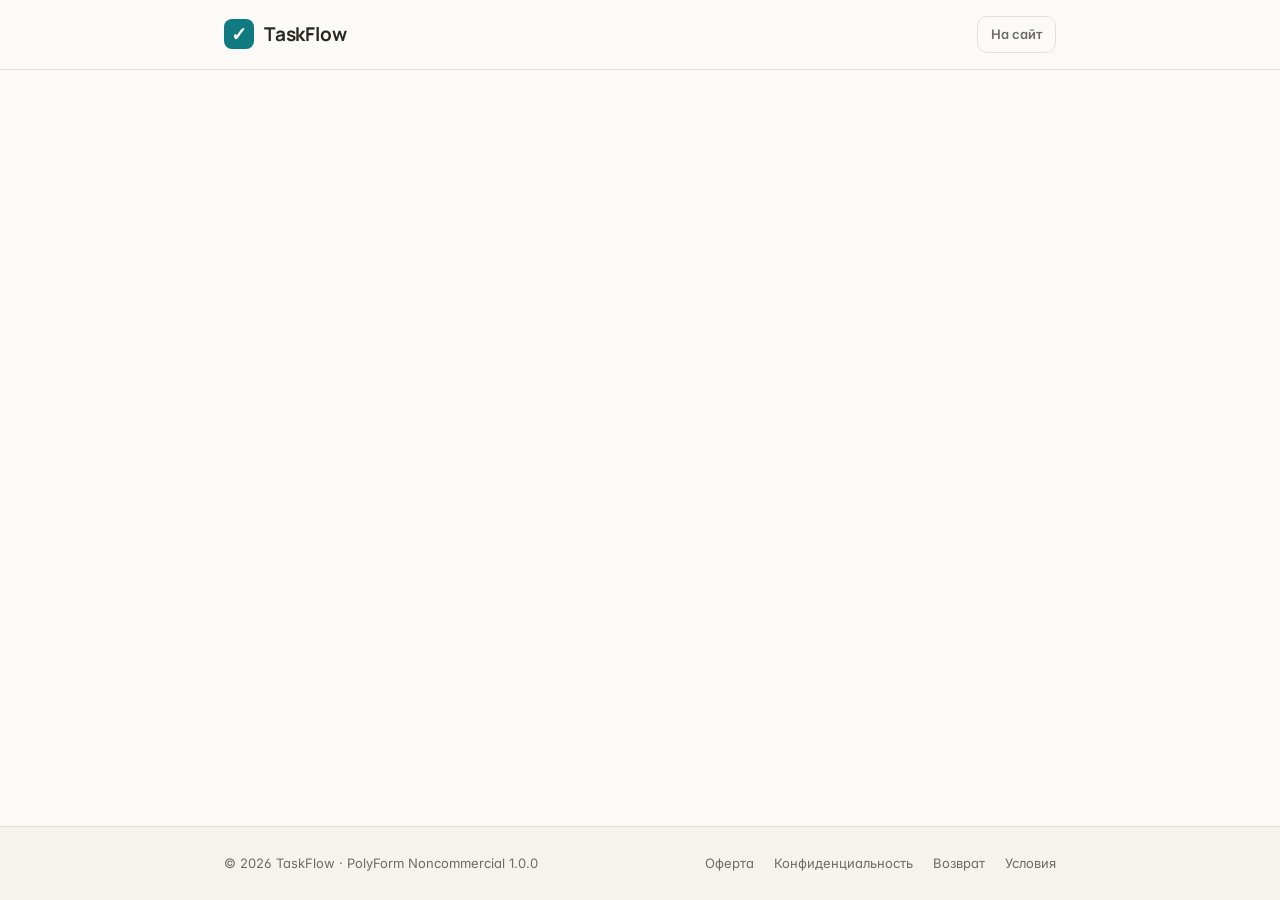
<file: account/index.html>
<!doctype html>
<html lang="ru">
<head>
<meta charset="utf-8">
<meta name="viewport" content="width=device-width,initial-scale=1">
<title>Личный кабинет — TaskFlow</title>
<meta name="description" content="Личный кабинет TaskFlow: управление подпиской, способом оплаты и автопродлением. Отвязка карты в любой момент.">
<meta name="theme-color" content="#FBFAF6">
<meta name="color-scheme" content="light">
<meta name="robots" content="noindex, nofollow">
<link rel="icon" href="data:image/svg+xml,%3Csvg xmlns='http://www.w3.org/2000/svg' viewBox='0 0 32 32'%3E%3Crect width='32' height='32' rx='8' fill='%230F7A80'/%3E%3Cpath d='M9 16.5l4.5 4.5L23 11' stroke='white' stroke-width='3' fill='none' stroke-linecap='round' stroke-linejoin='round'/%3E%3C/svg%3E">

<link rel="preconnect" href="https://fonts.googleapis.com">
<link rel="preconnect" href="https://fonts.gstatic.com" crossorigin>
<link rel="stylesheet" href="https://fonts.googleapis.com/css2?family=Manrope:wght@500;600;700;800&family=Inter:wght@400;500;600&display=swap">

<!-- Cloudflare Turnstile — защита входа (Supabase Attack Protection). Site Key публичный. -->
<script src="https://challenges.cloudflare.com/turnstile/v0/api.js?onload=onTurnstileReady&render=explicit" async defer></script>

<style>
:root {
  --bg: #FBFAF6;
  --surface: #FFFFFF;
  --surface-alt: #F5F3EC;
  --border: #E4E1D8;
  --text: #2A2721;
  --text-muted: #6E6C67;
  --text-faint: #B3B1AC;
  --primary: #0F7A80;
  --primary-hover: #0A5C61;
  --on-primary: #FFFFFF;
  --accent-soft: rgba(15, 122, 128, 0.08);
  --danger: #B23A48;
  --danger-hover: #952f3b;
  --danger-soft: rgba(178, 58, 72, 0.08);
  --success: #3E7A3A;
  --success-soft: rgba(62, 122, 58, 0.10);
  --warning: #9A5B12;
  --warning-soft: rgba(154, 91, 18, 0.10);
  --shadow-sm: 0 1px 3px rgba(40, 37, 29, 0.04);
  --shadow-md: 0 12px 40px -14px rgba(40, 37, 29, 0.16);
  --radius: 14px;
}

* { box-sizing: border-box; }
html { -webkit-font-smoothing: antialiased; text-rendering: optimizeLegibility; }
body {
  margin: 0;
  background: var(--bg);
  color: var(--text);
  font-family: 'Inter', -apple-system, BlinkMacSystemFont, 'Segoe UI', sans-serif;
  font-size: 16px;
  line-height: 1.6;
  font-feature-settings: 'ss01', 'cv11';
  min-height: 100vh;
  display: flex;
  flex-direction: column;
}
img { max-width: 100%; display: block; }
a { color: var(--primary); text-decoration: none; transition: color 0.15s ease; }
a:hover { color: var(--primary-hover); }

h1, h2, h3 {
  font-family: 'Manrope', -apple-system, sans-serif;
  font-weight: 700;
  letter-spacing: -0.02em;
  line-height: 1.15;
  margin: 0;
  color: var(--text);
}

.container { max-width: 880px; margin: 0 auto; padding: 0 24px; width: 100%; }

/* --- Nav --- */
.nav {
  position: sticky; top: 0; z-index: 10;
  background: color-mix(in srgb, var(--bg) 88%, transparent);
  backdrop-filter: saturate(180%) blur(12px);
  -webkit-backdrop-filter: saturate(180%) blur(12px);
  border-bottom: 1px solid var(--border);
}
.nav-inner {
  display: flex; align-items: center; justify-content: space-between;
  padding: 16px 0;
  max-width: 880px; margin: 0 auto; padding-left: 24px; padding-right: 24px;
}
.brand {
  display: flex; align-items: center; gap: 10px;
  font-family: 'Manrope', sans-serif;
  font-weight: 700; font-size: 19px; letter-spacing: -0.01em;
  color: var(--text);
}
.brand-mark {
  width: 30px; height: 30px; border-radius: 8px;
  background: var(--primary); color: var(--on-primary);
  display: grid; place-items: center;
  font-weight: 800;
}
.nav-right { display: flex; align-items: center; gap: 16px; }
.nav-user { color: var(--text-muted); font-size: 14px; font-weight: 500; max-width: 220px; overflow: hidden; text-overflow: ellipsis; white-space: nowrap; }
.btn {
  display: inline-flex; align-items: center; justify-content: center; gap: 8px;
  padding: 10px 18px; border-radius: 10px;
  font-family: inherit; font-weight: 600; font-size: 14px;
  border: 1px solid transparent; cursor: pointer;
  transition: background 0.15s ease, border-color 0.15s ease, color 0.15s ease;
  text-decoration: none;
}
.btn:disabled { opacity: 0.55; cursor: not-allowed; }
.btn-primary { background: var(--primary); color: var(--on-primary); }
.btn-primary:hover:not(:disabled) { background: var(--primary-hover); color: var(--on-primary); }
.btn-ghost { background: transparent; color: var(--text-muted); border-color: var(--border); }
.btn-ghost:hover:not(:disabled) { color: var(--text); border-color: var(--text-faint); background: var(--surface-alt); }
.btn-danger { background: transparent; color: var(--danger); border-color: var(--danger); }
.btn-danger:hover:not(:disabled) { background: var(--danger); color: #fff; }
.btn-sm { padding: 7px 13px; font-size: 13px; }
.btn-block { width: 100%; }

/* Google sign-in button */
.btn-google {
  background: var(--surface); color: var(--text);
  border: 1px solid var(--border); font-weight: 600;
}
.btn-google:hover:not(:disabled) { background: var(--surface-alt); border-color: var(--text-faint); }
.btn-google svg { width: 18px; height: 18px; flex-shrink: 0; }

/* "или" divider */
.auth-divider {
  display: flex; align-items: center; gap: 12px;
  margin: 18px 0; color: var(--text-faint); font-size: 13px;
}
.auth-divider::before, .auth-divider::after {
  content: ""; flex: 1; height: 1px; background: var(--border);
}

/* --- Main --- */
main { flex: 1; padding: 40px 0 64px; }

/* --- Auth screen --- */
.auth-wrap { max-width: 420px; margin: 6vh auto 0; padding: 0 24px; }
.auth-card {
  background: var(--surface); border: 1px solid var(--border);
  border-radius: var(--radius); box-shadow: var(--shadow-md);
  padding: 36px 32px;
}
.auth-title { font-size: 24px; margin-bottom: 6px; }
.auth-sub { color: var(--text-muted); font-size: 15px; margin: 0 0 26px; }
.field { margin-bottom: 16px; }
.field label { display: block; font-size: 13px; font-weight: 600; color: var(--text-muted); margin-bottom: 6px; }
.field input {
  width: 100%; padding: 11px 14px; border-radius: 10px;
  border: 1px solid var(--border); background: var(--bg);
  font-family: inherit; font-size: 15px; color: var(--text);
  transition: border-color 0.15s ease, box-shadow 0.15s ease;
}
.field input:focus { outline: none; border-color: var(--primary); box-shadow: 0 0 0 3px var(--accent-soft); }
.auth-alt { text-align: center; margin-top: 22px; padding-top: 20px; border-top: 1px solid var(--border); font-size: 14px; color: var(--text-muted); }
.auth-alt a { font-weight: 600; }
.msg { border-radius: 10px; padding: 11px 14px; font-size: 14px; margin-bottom: 16px; line-height: 1.45; }
.msg-error { background: var(--danger-soft); color: var(--danger-hover); border: 1px solid rgba(178,58,72,0.25); }
.msg-success { background: var(--success-soft); color: var(--success); border: 1px solid rgba(62,122,58,0.25); }
.msg-info { background: var(--accent-soft); color: var(--primary-hover); border: 1px solid rgba(15,122,128,0.22); }
.msg[hidden] { display: none; }
.turnstile-field { display: flex; justify-content: center; min-height: 66px; }
.turnstile-field:empty, .turnstile-field[hidden] { display: none; min-height: 0; }

/* --- Account page --- */
.page-head { margin-bottom: 28px; }
.page-head h1 { font-size: 27px; margin-bottom: 6px; }
.page-head p { color: var(--text-muted); margin: 0; font-size: 15px; }

.card {
  background: var(--surface); border: 1px solid var(--border);
  border-radius: var(--radius); box-shadow: var(--shadow-sm);
  padding: 24px 26px; margin-bottom: 20px;
}
.card-head { display: flex; align-items: center; justify-content: space-between; gap: 12px; margin-bottom: 18px; }
.card-head h2 { font-size: 17px; letter-spacing: -0.01em; }
.card-head .card-icon { width: 34px; height: 34px; border-radius: 9px; background: var(--accent-soft); color: var(--primary); display: grid; place-items: center; flex-shrink: 0; }
.card-title-row { display: flex; align-items: center; gap: 12px; }

.rows { display: flex; flex-direction: column; gap: 2px; }
.row { display: flex; align-items: baseline; justify-content: space-between; gap: 16px; padding: 9px 0; border-bottom: 1px solid var(--surface-alt); }
.row:last-child { border-bottom: none; }
.row-label { color: var(--text-muted); font-size: 14px; }
.row-value { font-weight: 600; font-size: 15px; text-align: right; }
.row-value.mono { font-variant-numeric: tabular-nums; }

.badge { display: inline-flex; align-items: center; gap: 6px; padding: 4px 11px; border-radius: 100px; font-size: 13px; font-weight: 600; }
.badge-pro { background: var(--accent-soft); color: var(--primary-hover); }
.badge-lifetime { background: rgba(154,91,18,0.12); color: var(--warning); }
.badge-trial { background: var(--warning-soft); color: var(--warning); }
.badge-free { background: var(--surface-alt); color: var(--text-muted); }
.badge-on { background: var(--success-soft); color: var(--success); }
.badge-off { background: var(--surface-alt); color: var(--text-muted); }
.dot { width: 7px; height: 7px; border-radius: 50%; background: currentColor; }

/* --- Card (payment method) --- */
.pm-card {
  background: linear-gradient(135deg, #14343a 0%, #0F7A80 100%);
  color: #fff; border-radius: 14px; padding: 20px 22px;
  display: flex; flex-direction: column; gap: 18px;
  box-shadow: 0 10px 30px -12px rgba(15,122,128,0.5);
  max-width: 380px;
}
.pm-brand-row { display: flex; align-items: center; justify-content: space-between; }
.pm-brand { font-family: 'Manrope', sans-serif; font-weight: 700; font-size: 15px; letter-spacing: 0.02em; }
.pm-chip { width: 34px; height: 25px; border-radius: 5px; background: rgba(255,255,255,0.28); }
.pm-number { font-family: 'Manrope', sans-serif; font-size: 20px; letter-spacing: 0.14em; font-variant-numeric: tabular-nums; }
.pm-meta { display: flex; justify-content: space-between; font-size: 12px; opacity: 0.85; letter-spacing: 0.02em; }
.pm-empty { color: var(--text-muted); font-size: 14px; padding: 8px 0 4px; }
.pm-actions { margin-top: 18px; display: flex; flex-wrap: wrap; gap: 10px; }

.hint { font-size: 13px; color: var(--text-muted); line-height: 1.5; margin-top: 14px; }
.hint-strong { color: var(--text); font-weight: 600; }

/* --- Payments table --- */
.pay-table { width: 100%; border-collapse: collapse; font-size: 14px; }
.pay-table th { text-align: left; color: var(--text-muted); font-weight: 600; font-size: 12px; text-transform: uppercase; letter-spacing: 0.04em; padding: 0 12px 10px 0; border-bottom: 1px solid var(--border); }
.pay-table td { padding: 12px 12px 12px 0; border-bottom: 1px solid var(--surface-alt); vertical-align: middle; }
.pay-table tr:last-child td { border-bottom: none; }
.pay-status { display: inline-flex; align-items: center; gap: 6px; font-weight: 600; }
.pay-status.ok { color: var(--success); }
.pay-status.fail { color: var(--danger); }
.pay-amount { font-variant-numeric: tabular-nums; font-weight: 600; }
.empty-state { color: var(--text-muted); font-size: 14px; padding: 6px 0; }

/* --- Skeleton --- */
.skel { background: linear-gradient(90deg, var(--surface-alt) 25%, #ece9e0 50%, var(--surface-alt) 75%); background-size: 200% 100%; animation: sh 1.4s infinite; border-radius: 6px; }
@keyframes sh { 0% { background-position: 200% 0; } 100% { background-position: -200% 0; } }
.skel-row { height: 15px; margin: 12px 0; }

/* --- Modal --- */
.modal-overlay { position: fixed; inset: 0; background: rgba(40,37,29,0.45); display: none; align-items: center; justify-content: center; z-index: 50; padding: 24px; }
.modal-overlay.open { display: flex; }
.modal { background: var(--surface); border-radius: var(--radius); box-shadow: var(--shadow-md); max-width: 440px; width: 100%; padding: 28px 28px 24px; }
.modal h3 { font-size: 19px; margin-bottom: 10px; }
.modal p { color: var(--text-muted); font-size: 15px; margin: 0 0 22px; line-height: 1.55; }
.modal-actions { display: flex; gap: 10px; justify-content: flex-end; }

/* --- Footer --- */
.footer { background: var(--surface-alt); border-top: 1px solid var(--border); padding: 26px 0; margin-top: auto; }
.footer-inner { display: flex; align-items: center; justify-content: space-between; gap: 16px; flex-wrap: wrap; max-width: 880px; margin: 0 auto; padding: 0 24px; font-size: 13px; color: var(--text-muted); }
.footer-links { display: flex; gap: 20px; flex-wrap: wrap; }
.footer a { color: var(--text-muted); }
.footer a:hover { color: var(--text); }

[hidden] { display: none !important; }

@media (max-width: 560px) {
  .card { padding: 20px 18px; }
  .nav-user { max-width: 130px; }
  .page-head h1 { font-size: 23px; }
  .pay-table th:nth-child(3), .pay-table td:nth-child(3) { display: none; }
}
</style>
</head>
<body>

<nav class="nav">
  <div class="nav-inner">
    <a href="/" class="brand">
      <span class="brand-mark">✓</span>
      TaskFlow
    </a>
    <div class="nav-right">
      <span class="nav-user" id="nav-user" hidden></span>
      <button type="button" class="btn btn-ghost btn-sm" id="logout-btn" hidden>Выйти</button>
      <a href="/" class="btn btn-ghost btn-sm" id="home-link">На сайт</a>
    </div>
  </div>
</nav>

<main>
  <!-- ===== AUTH SCREEN ===== -->
  <section id="auth-screen" class="auth-wrap" hidden>
    <div class="auth-card">
      <h1 class="auth-title">Личный кабинет</h1>
      <p class="auth-sub">Войдите под учётной записью TaskFlow, чтобы управлять подпиской и способом оплаты.</p>

      <div id="auth-msg" class="msg" hidden></div>

      <button type="button" class="btn btn-google btn-block" id="google-login">
        <svg viewBox="0 0 24 24" xmlns="http://www.w3.org/2000/svg" aria-hidden="true">
          <path fill="#4285F4" d="M22.56 12.25c0-.78-.07-1.53-.2-2.25H12v4.26h5.92a5.06 5.06 0 0 1-2.2 3.32v2.77h3.57c2.08-1.92 3.28-4.74 3.28-8.1z"/>
          <path fill="#34A853" d="M12 23c2.97 0 5.46-.98 7.28-2.66l-3.57-2.77c-.98.66-2.23 1.06-3.71 1.06-2.86 0-5.29-1.93-6.16-4.53H2.18v2.84A11 11 0 0 0 12 23z"/>
          <path fill="#FBBC05" d="M5.84 14.09a6.6 6.6 0 0 1 0-4.18V7.07H2.18a11 11 0 0 0 0 9.86l3.66-2.84z"/>
          <path fill="#EA4335" d="M12 5.38c1.62 0 3.06.56 4.21 1.64l3.15-3.15C17.45 2.09 14.97 1 12 1 7.7 1 3.99 3.47 2.18 7.07l3.66 2.84C6.71 7.31 9.14 5.38 12 5.38z"/>
        </svg>
        Войти через Google
      </button>

      <div class="auth-divider">или</div>

      <form id="login-form">
        <div class="field">
          <label for="email">Электронная почта</label>
          <input type="email" id="email" name="email" autocomplete="email" placeholder="you@example.com" required>
        </div>
        <div class="field">
          <label for="password">Пароль</label>
          <input type="password" id="password" name="password" autocomplete="current-password" placeholder="••••••••" required>
        </div>
        <div class="field turnstile-field" id="turnstile-field">
          <div id="turnstile-widget"></div>
        </div>
        <button type="submit" class="btn btn-primary btn-block" id="login-submit">Войти</button>
      </form>

      <div class="auth-alt">
        Нет аккаунта? <a href="/#pricing">Скачайте приложение</a> и зарегистрируйтесь в нём.<br>
        <a href="#" id="forgot-link">Забыли пароль?</a>
      </div>
    </div>
  </section>

  <!-- ===== ACCOUNT SCREEN ===== -->
  <section id="account-screen" class="container" hidden>
    <div class="page-head">
      <h1>Личный кабинет</h1>
      <p>Управление аккаунтом, подпиской и способом оплаты TaskFlow.</p>
    </div>

    <div id="account-msg" class="msg" hidden></div>

    <!-- Account info -->
    <div class="card">
      <div class="card-head">
        <div class="card-title-row">
          <span class="card-icon" aria-hidden="true">
            <svg width="18" height="18" viewBox="0 0 24 24" fill="none" stroke="currentColor" stroke-width="2" stroke-linecap="round" stroke-linejoin="round"><path d="M20 21v-2a4 4 0 0 0-4-4H8a4 4 0 0 0-4 4v2"/><circle cx="12" cy="7" r="4"/></svg>
          </span>
          <h2>Аккаунт</h2>
        </div>
      </div>
      <div class="rows" id="account-rows">
        <div class="row"><span class="row-label">Электронная почта</span><span class="row-value" id="acc-email">—</span></div>
        <div class="row"><span class="row-label">Идентификатор</span><span class="row-value mono" id="acc-id" style="font-size:13px;color:var(--text-muted)">—</span></div>
        <div class="row"><span class="row-label">Дата регистрации</span><span class="row-value" id="acc-created">—</span></div>
      </div>
    </div>

    <!-- Subscription -->
    <div class="card">
      <div class="card-head">
        <div class="card-title-row">
          <span class="card-icon" aria-hidden="true">
            <svg width="18" height="18" viewBox="0 0 24 24" fill="none" stroke="currentColor" stroke-width="2" stroke-linecap="round" stroke-linejoin="round"><path d="M12 2l2.4 7.4H22l-6 4.5 2.3 7.1-6.3-4.6-6.3 4.6L7.9 13.9 2 9.4h7.6z"/></svg>
          </span>
          <h2>Подписка</h2>
        </div>
      </div>
      <div class="rows">
        <div class="row"><span class="row-label">Тариф</span><span class="row-value" id="sub-plan">—</span></div>
        <div class="row" id="sub-until-row"><span class="row-label">Действует до</span><span class="row-value" id="sub-until">—</span></div>
        <div class="row" id="sub-autorenew-row"><span class="row-label">Автопродление</span><span class="row-value" id="sub-autorenew">—</span></div>
        <div class="row" id="sub-next-row" hidden><span class="row-label">Следующее списание</span><span class="row-value" id="sub-next">—</span></div>
      </div>
      <div id="sub-actions" style="margin-top:18px;display:flex;flex-wrap:wrap;gap:10px;"></div>
      <div class="hint" id="sub-hint"></div>
    </div>

    <!-- Payment method -->
    <div class="card">
      <div class="card-head">
        <div class="card-title-row">
          <span class="card-icon" aria-hidden="true">
            <svg width="18" height="18" viewBox="0 0 24 24" fill="none" stroke="currentColor" stroke-width="2" stroke-linecap="round" stroke-linejoin="round"><rect x="2" y="5" width="20" height="14" rx="2"/><line x1="2" y1="10" x2="22" y2="10"/></svg>
          </span>
          <h2>Способ оплаты</h2>
        </div>
      </div>

      <div id="pm-content">
        <!-- card visual OR empty state injected here -->
      </div>

      <div class="pm-actions" id="pm-actions"></div>

      <div class="hint">
        <span class="hint-strong">Отвязать карту можно в любой момент</span> — самостоятельно, без обращения в поддержку.
        После отвязки данные карты деактивируются в системе, а автопродление отключается.
        Доступ к Pro сохраняется до конца оплаченного периода.
      </div>
    </div>

    <!-- Payment history -->
    <div class="card">
      <div class="card-head">
        <div class="card-title-row">
          <span class="card-icon" aria-hidden="true">
            <svg width="18" height="18" viewBox="0 0 24 24" fill="none" stroke="currentColor" stroke-width="2" stroke-linecap="round" stroke-linejoin="round"><path d="M12 8v4l3 2"/><circle cx="12" cy="12" r="9"/></svg>
          </span>
          <h2>История платежей</h2>
        </div>
      </div>
      <div id="pay-content">
        <div class="empty-state">Загрузка…</div>
      </div>
    </div>
  </section>
</main>

<!-- ===== CONFIRM MODAL ===== -->
<div class="modal-overlay" id="modal-overlay">
  <div class="modal" role="dialog" aria-modal="true" aria-labelledby="modal-title">
    <h3 id="modal-title">Подтверждение</h3>
    <p id="modal-text">—</p>
    <div class="modal-actions">
      <button type="button" class="btn btn-ghost" id="modal-cancel">Отмена</button>
      <button type="button" class="btn btn-danger" id="modal-confirm">Подтвердить</button>
    </div>
  </div>
</div>

<footer class="footer">
  <div class="footer-inner">
    <div>© 2026 TaskFlow · <a href="https://github.com/danny-swan/taskflow-app/blob/main/LICENSE" target="_blank" rel="noopener">PolyForm Noncommercial 1.0.0</a></div>
    <div class="footer-links">
      <a href="/legal/offer.html">Оферта</a>
      <a href="/legal/privacy.html">Конфиденциальность</a>
      <a href="/legal/return.html">Возврат</a>
      <a href="/legal/terms.html">Условия</a>
    </div>
  </div>
</footer>

<script type="module" src="./account.js"></script>
</body>
</html>
</file>
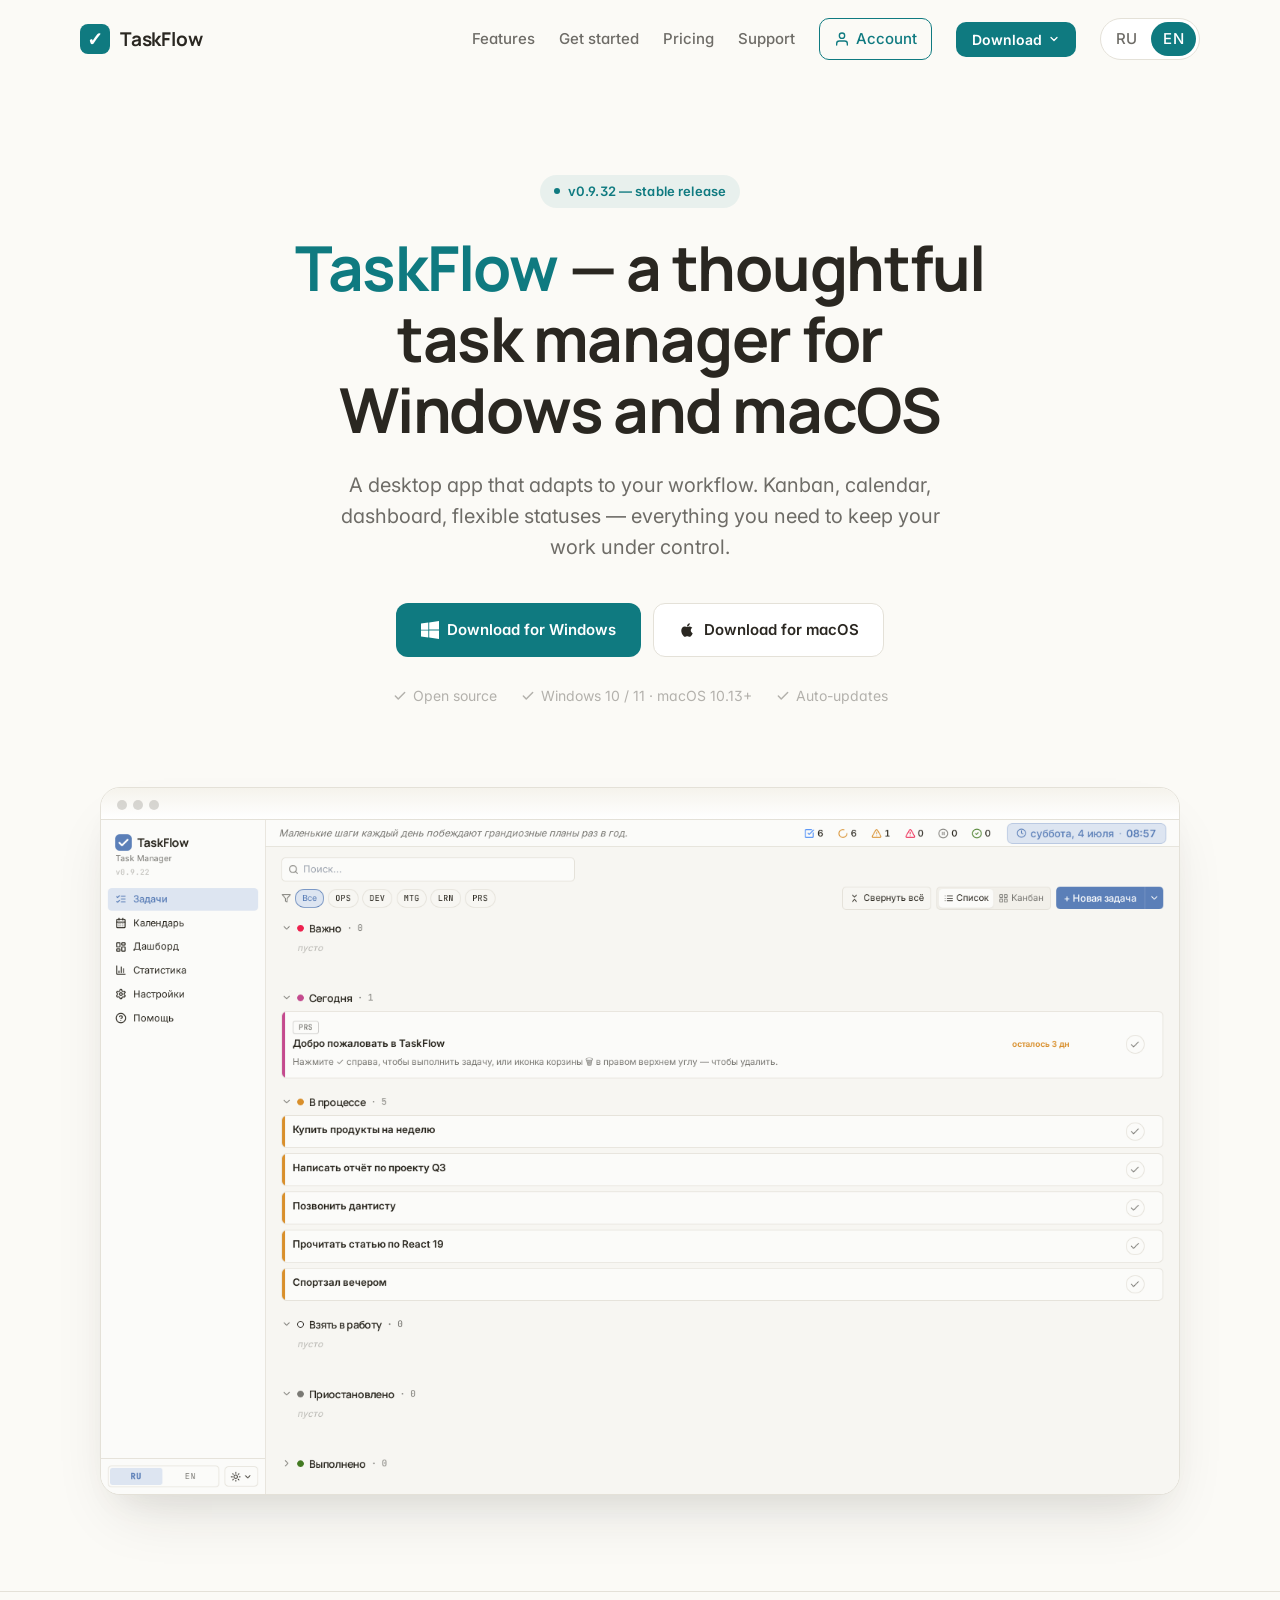
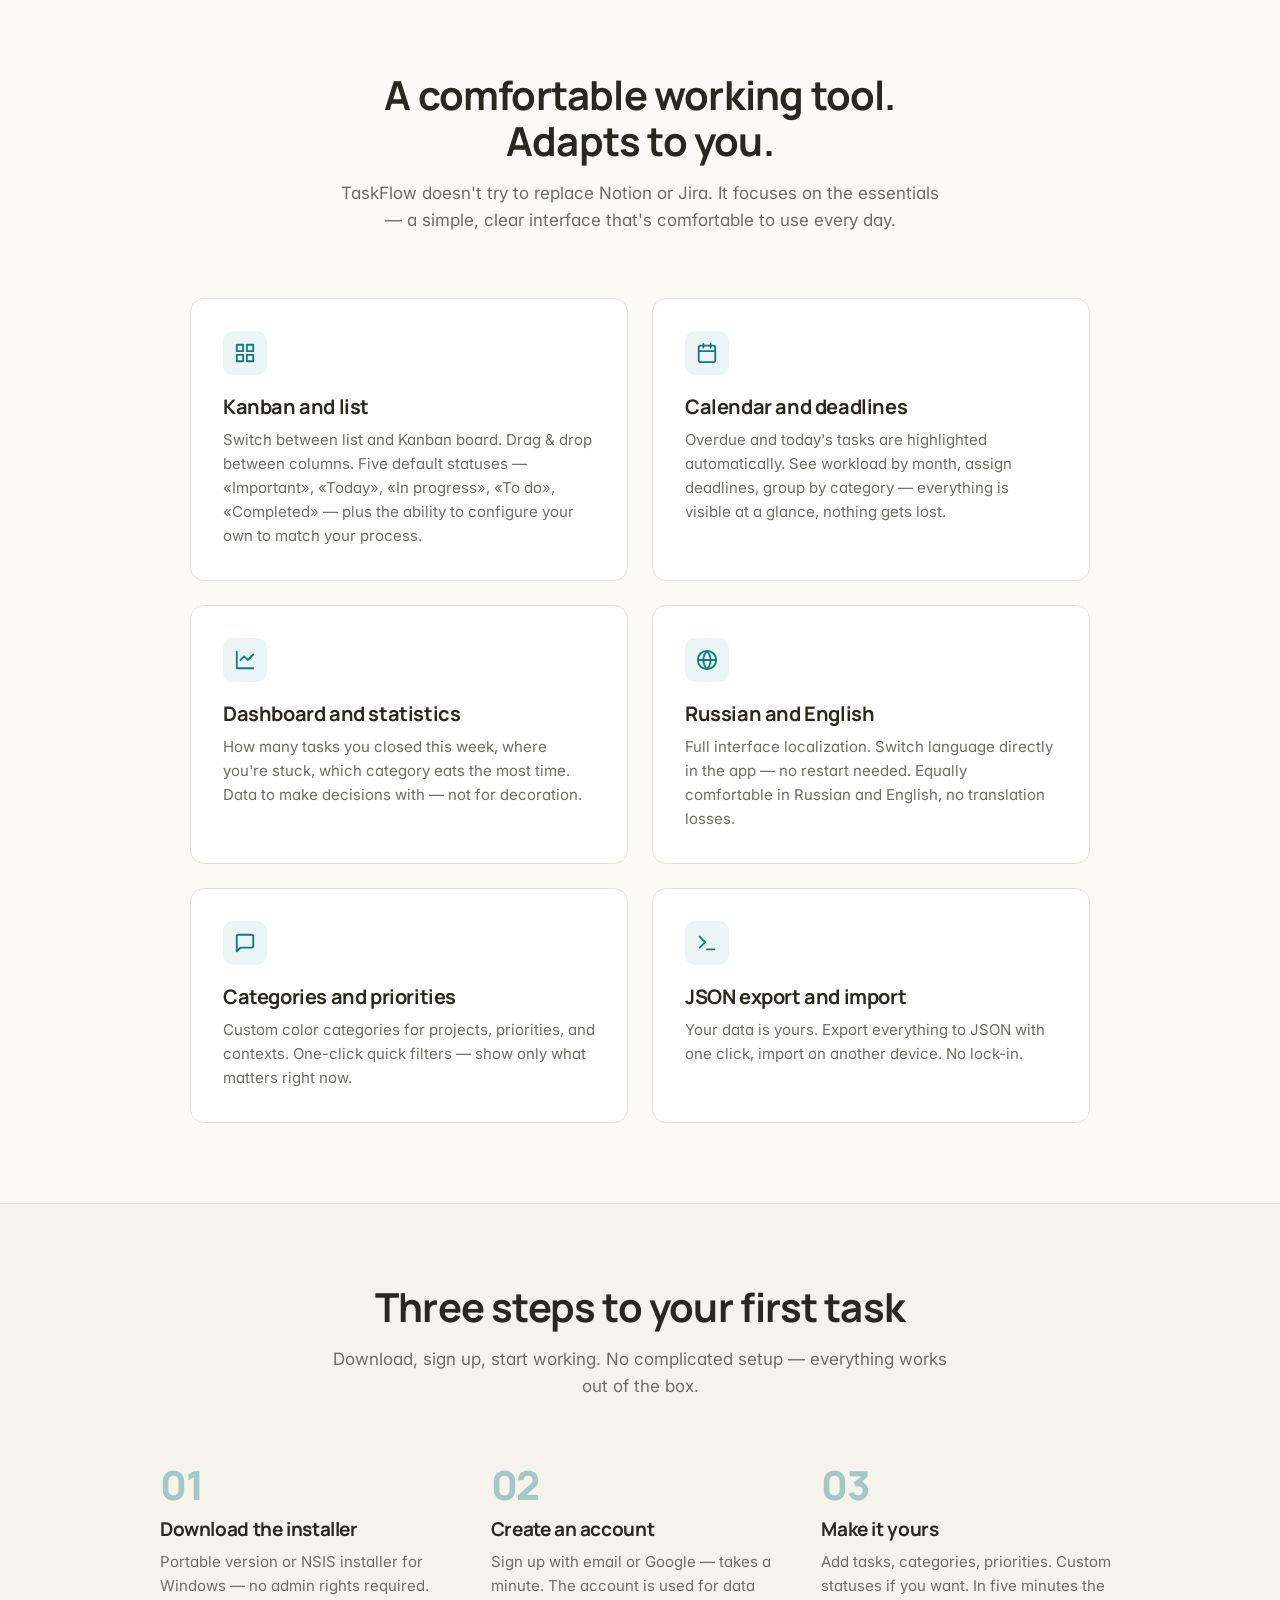
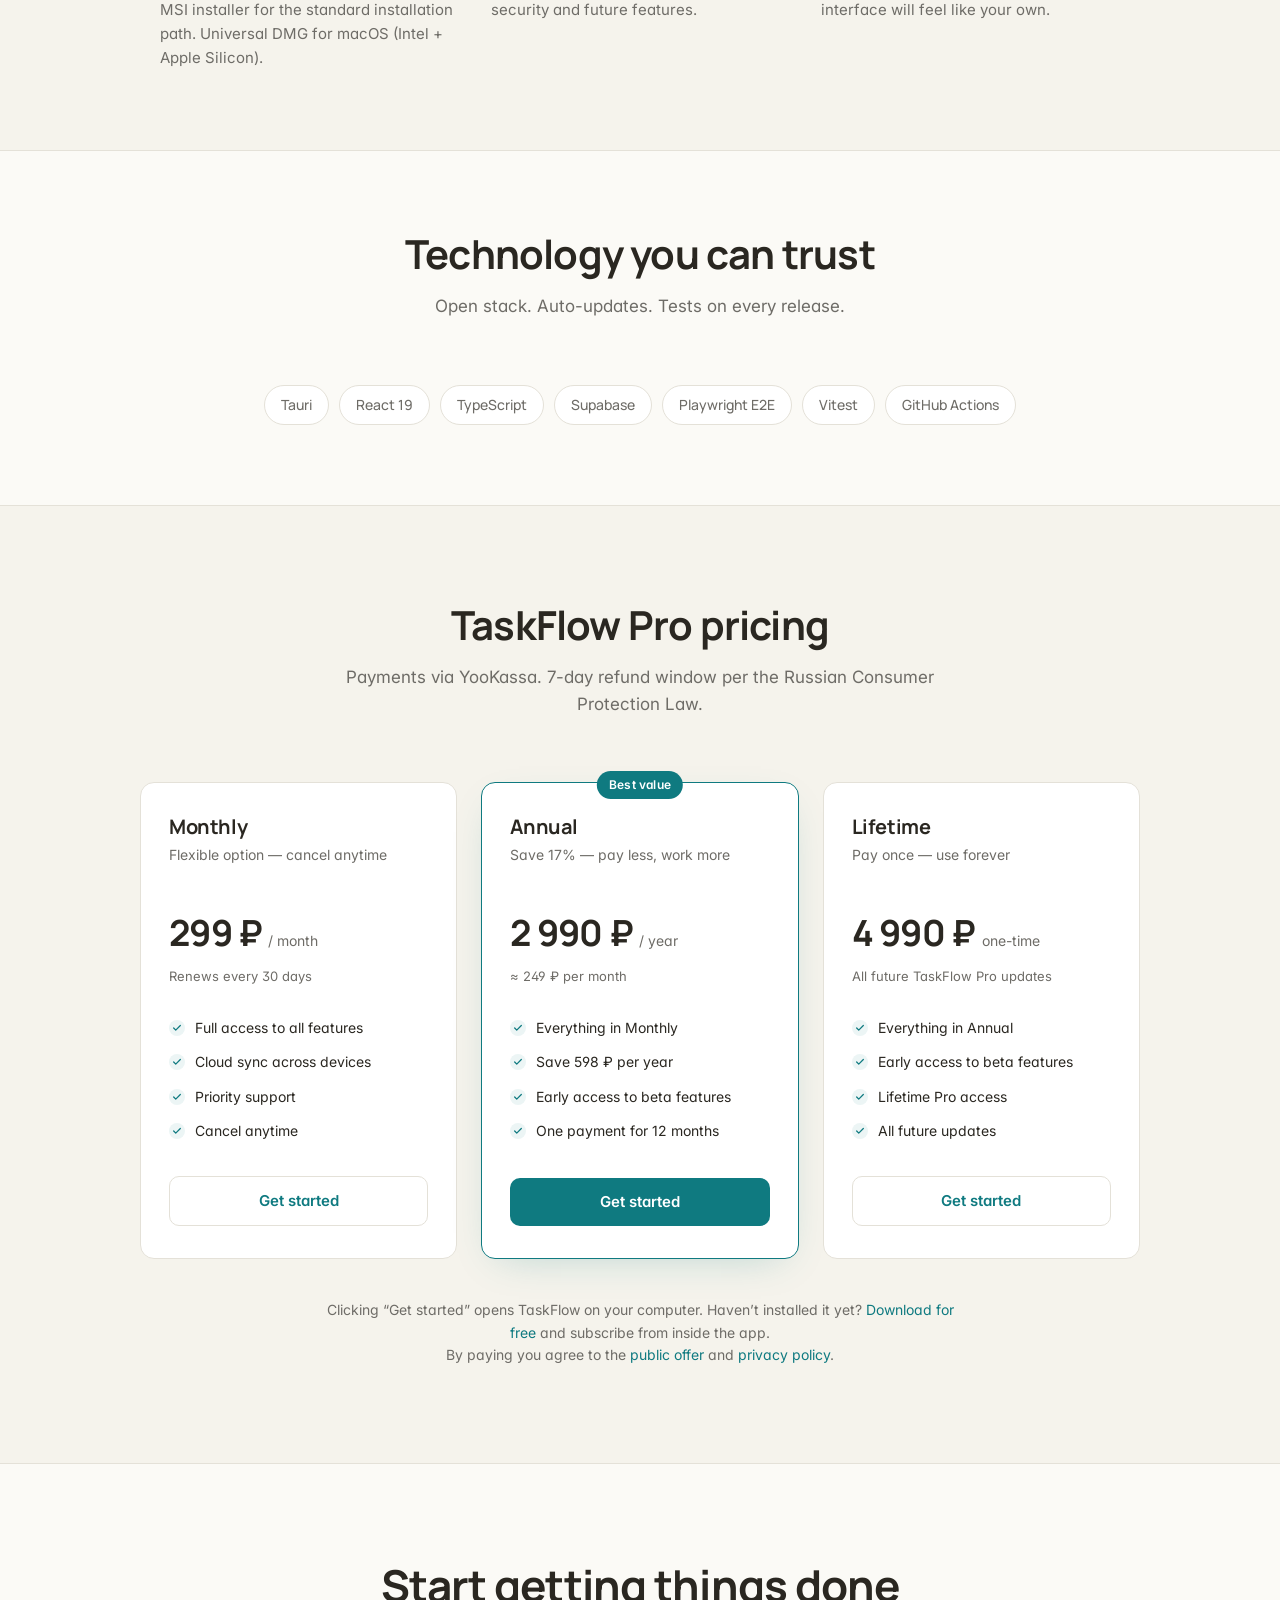
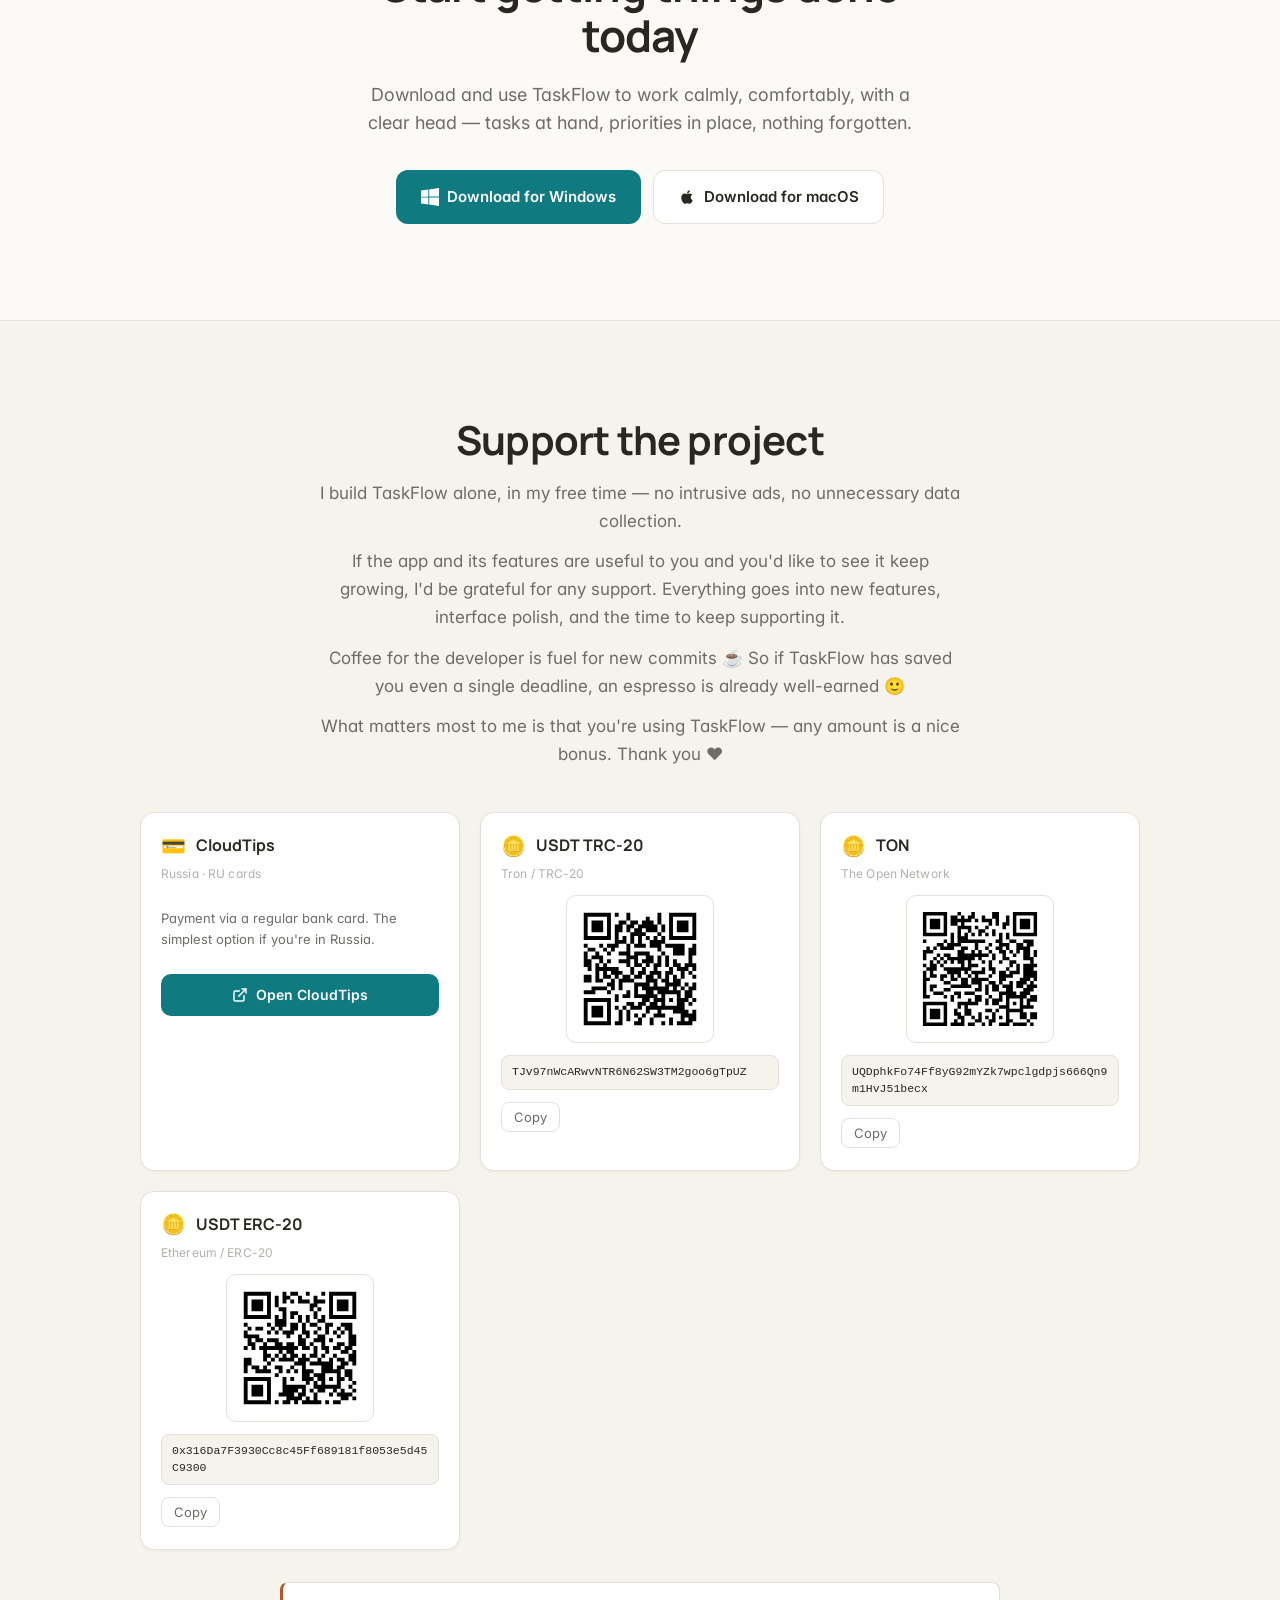
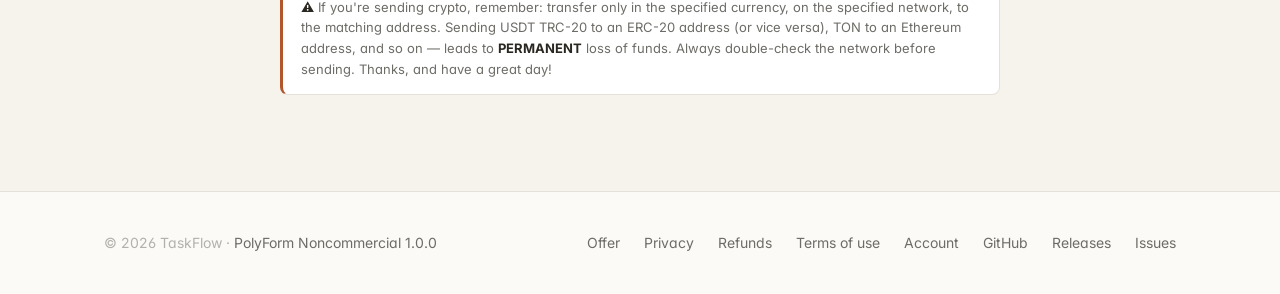
<file: en/index.html>
<!doctype html>
<html lang="en">
<head>
<meta charset="utf-8">
<meta name="viewport" content="width=device-width,initial-scale=1">
<title>TaskFlow — a thoughtful task manager for Windows and macOS</title>
<meta name="description" content="TaskFlow — a desktop task manager for Windows and macOS. Kanban, calendar, dashboard, flexible statuses. Adapts to your workflow.">
<meta name="theme-color" content="#FBFAF6">
<meta name="color-scheme" content="light">

<meta property="og:title" content="TaskFlow — a thoughtful task manager for Windows and macOS">
<link rel="alternate" hreflang="ru" href="https://yourtaskflow.app/">
<link rel="alternate" hreflang="en" href="https://yourtaskflow.app/en/">
<link rel="alternate" hreflang="x-default" href="https://yourtaskflow.app/">
<meta property="og:description" content="A desktop task manager: Kanban, calendar, dashboard, flexible statuses. Works offline.">
<meta property="og:type" content="website">
<meta property="og:image" content="/screenshot.png">

<link rel="preconnect" href="https://fonts.googleapis.com">
<link rel="preconnect" href="https://fonts.gstatic.com" crossorigin>
<link rel="stylesheet" href="https://fonts.googleapis.com/css2?family=Manrope:wght@500;600;700;800&family=Inter:wght@400;500;600&display=swap">

<style>
:root {
  /* Light theme — warm cream, lighter and softer */
  --bg: #FBFAF6;
  --surface: #FFFFFF;
  --surface-alt: #F5F3EC;
  --border: #E4E1D8;
  --text: #2A2721;
  --text-muted: #6E6C67;
  --text-faint: #B3B1AC;
  --primary: #0F7A80;
  --primary-hover: #0A5C61;
  --on-primary: #FFFFFF;
  --accent-soft: rgba(15, 122, 128, 0.08);
  --shadow-sm: 0 1px 3px rgba(40, 37, 29, 0.04);
  --shadow-md: 0 12px 40px -14px rgba(40, 37, 29, 0.16);
  --radius: 14px;
}
/* Dark theme is disabled by default — the site keeps a warm light look. */

* { box-sizing: border-box; }
html { -webkit-font-smoothing: antialiased; text-rendering: optimizeLegibility; }
body {
  margin: 0;
  background: var(--bg);
  color: var(--text);
  font-family: 'Inter', -apple-system, BlinkMacSystemFont, 'Segoe UI', sans-serif;
  font-size: 17px;
  line-height: 1.6;
  font-feature-settings: 'ss01', 'cv11';
}
img { max-width: 100%; display: block; }
a { color: var(--primary); text-decoration: none; transition: color 0.15s ease; }
a:hover { color: var(--primary-hover); }

h1, h2, h3 {
  font-family: 'Manrope', -apple-system, sans-serif;
  font-weight: 700;
  letter-spacing: -0.02em;
  line-height: 1.15;
  margin: 0;
  color: var(--text);
}

.container { max-width: 1120px; margin: 0 auto; padding: 0 24px; }

/* --- Nav --- */
.nav {
  position: sticky; top: 0; z-index: 10;
  background: color-mix(in srgb, var(--bg) 88%, transparent);
  backdrop-filter: saturate(180%) blur(12px);
  -webkit-backdrop-filter: saturate(180%) blur(12px);
  border-bottom: 1px solid transparent;
  transition: border-color 0.2s ease;
}
.nav.scrolled { border-bottom-color: var(--border); }
.nav-inner {
  display: flex; align-items: center; justify-content: space-between;
  padding: 18px 0;
}
.brand {
  display: flex; align-items: center; gap: 10px;
  font-family: 'Manrope', sans-serif;
  font-weight: 700; font-size: 19px; letter-spacing: -0.01em;
  color: var(--text);
}
.brand-mark {
  width: 30px; height: 30px; border-radius: 8px;
  background: var(--primary); color: var(--on-primary);
  display: grid; place-items: center;
  font-weight: 800;
}
.nav-links { display: flex; gap: 24px; align-items: center; }
.nav-links a { color: var(--text-muted); font-size: 15px; font-weight: 500; }
.nav-links a:hover { color: var(--text); }
.nav-cta {
  padding: 9px 16px; border-radius: 10px;
  background: var(--primary); color: var(--on-primary) !important;
  font-weight: 600; font-size: 14px;
  transition: background 0.15s ease;
}
.nav-cta:hover { background: var(--primary-hover); color: var(--on-primary) !important; }

/* --- Nav: Account (outlined button) --- */
.nav-account {
  display: inline-flex; align-items: center; gap: 6px;
  padding: 8px 14px; border-radius: 10px;
  border: 1.5px solid var(--primary);
  color: var(--primary) !important; font-weight: 600; font-size: 14px;
  transition: background 0.15s ease, color 0.15s ease;
}
.nav-account:hover { background: var(--primary); color: var(--on-primary) !important; }
.nav-account svg { flex-shrink: 0; }

/* --- Nav: Download dropdown --- */
.nav-download { position: relative; }
.nav-download-btn {
  display: inline-flex; align-items: center; gap: 6px;
  padding: 9px 16px; border-radius: 10px;
  background: var(--primary); color: var(--on-primary);
  font-weight: 600; font-size: 14px;
  border: none; cursor: pointer;
  font-family: inherit;
  transition: background 0.15s ease;
}
.nav-download-btn:hover { background: var(--primary-hover); }
.nav-download-caret { transition: transform 0.15s ease; }
.nav-download.open .nav-download-caret { transform: rotate(180deg); }
.nav-download-menu {
  position: absolute; top: calc(100% + 8px); right: 0;
  min-width: 220px;
  background: var(--surface);
  border: 1px solid var(--border);
  border-radius: 12px;
  box-shadow: var(--shadow-md);
  padding: 6px;
  display: none;
  z-index: 20;
}
.nav-download.open .nav-download-menu { display: block; }
.nav-download-menu a {
  display: flex; align-items: center; gap: 10px;
  padding: 10px 12px; border-radius: 8px;
  color: var(--text) !important;
  font-size: 14px; font-weight: 500;
  transition: background 0.12s ease;
}
.nav-download-menu a:hover { background: var(--accent-soft); color: var(--primary) !important; }
.nav-download-menu a svg { flex-shrink: 0; }

/* --- Nav: Language toggle --- */
.nav-lang {
  display: inline-flex; align-items: center;
  gap: 2px;
  padding: 3px;
  background: var(--surface);
  border: 1px solid var(--border);
  border-radius: 999px;
  font-size: 12.5px;
  font-weight: 600;
  letter-spacing: 0.03em;
}
.nav-lang a {
  padding: 5px 12px;
  border-radius: 999px;
  color: var(--text-muted) !important;
  transition: color 0.15s ease, background 0.15s ease;
}
.nav-lang a.active {
  background: var(--primary);
  color: var(--on-primary) !important;
}
.nav-lang a:not(.active):hover { color: var(--text) !important; }

@media (max-width: 900px) {
  .nav-links a.nav-link-item { display: none; }
}
@media (max-width: 480px) {
  .nav-links { gap: 8px; }
  .nav-download-btn { padding: 8px 12px; font-size: 13px; }
  .nav-account { padding: 8px 10px; font-size: 13px; gap: 0; }
  .nav-account-label { display: none; }
}
@media (max-width: 380px) {
  .nav-links { gap: 6px; }
  .nav-download-btn { padding: 7px 9px; }
  .nav-download-caret { display: none; }
  .nav-account { padding: 7px 9px; }
  .nav-lang a { padding: 6px 10px; }
}
@media (max-width: 340px) {
  .brand { font-size: 16px; }
  .nav-links { gap: 5px; }
  .nav-download-btn { padding: 6px 8px; font-size: 12px; }
  .nav-account { padding: 6px 8px; }
  .nav-lang a { padding: 6px 8px; font-size: 12px; }
}

/* --- Hero --- */
.hero {
  padding: 96px 0 56px;
  text-align: center;
}
.eyebrow {
  display: inline-flex; align-items: center; gap: 8px;
  padding: 6px 14px;
  background: var(--accent-soft);
  color: var(--primary);
  border-radius: 999px;
  font-size: 13px; font-weight: 600;
  letter-spacing: 0.01em;
  margin-bottom: 24px;
}
.eyebrow-dot {
  width: 6px; height: 6px; border-radius: 50%;
  background: var(--primary);
  animation: pulse 2s ease-in-out infinite;
}
@keyframes pulse {
  0%, 100% { opacity: 1; }
  50% { opacity: 0.4; }
}

.hero h1 {
  font-size: clamp(38px, 5.5vw, 62px);
  max-width: 18ch;
  margin: 0 auto 24px;
}
.hero .accent { color: var(--primary); }
.hero-sub {
  font-size: clamp(17px, 1.9vw, 20px);
  color: var(--text-muted);
  max-width: 620px;
  margin: 0 auto 40px;
  line-height: 1.55;
}
.hero-cta {
  display: inline-flex; align-items: center; gap: 12px;
  flex-wrap: wrap; justify-content: center;
}
.btn {
  display: inline-flex; align-items: center; gap: 8px;
  padding: 14px 24px;
  border-radius: 12px;
  font-weight: 600; font-size: 15px;
  transition: all 0.15s ease;
  border: 1px solid transparent;
}
.btn-primary {
  background: var(--primary); color: var(--on-primary);
}
.btn-primary:hover {
  background: var(--primary-hover); color: var(--on-primary);
  transform: translateY(-1px);
  box-shadow: var(--shadow-md);
}
.btn-ghost {
  background: transparent;
  color: var(--text);
  border-color: var(--border);
}
.btn-ghost:hover {
  background: var(--surface);
  color: var(--text);
}
.btn-secondary {
  background: var(--surface);
  color: var(--text);
  border-color: var(--border);
}
.btn-secondary:hover {
  background: var(--surface-hover, var(--surface));
  border-color: var(--primary);
  transform: translateY(-1px);
  box-shadow: var(--shadow-md);
}

/* macOS install-instructions modal */
.modal-backdrop {
  position: fixed; inset: 0;
  background: rgba(0,0,0,0.55);
  display: none;
  align-items: center; justify-content: center;
  z-index: 100;
  padding: 20px;
}
.modal-backdrop.open { display: flex; }
.modal {
  background: var(--bg);
  color: var(--text);
  border: 1px solid var(--border);
  border-radius: 16px;
  padding: 32px;
  max-width: 560px;
  width: 100%;
  max-height: calc(100vh - 40px);
  overflow-y: auto;
  box-shadow: 0 20px 60px rgba(0,0,0,0.35);
}
.modal h3 {
  margin: 0 0 8px;
  font-size: 22px;
  font-weight: 700;
}
.modal .modal-subtitle {
  color: var(--text-muted);
  font-size: 14px;
  margin: 0 0 20px;
}
.modal ol {
  padding-left: 22px;
  margin: 0 0 16px;
  line-height: 1.55;
  font-size: 14px;
}
.modal ol li { margin-bottom: 6px; }
.modal code {
  font-family: ui-monospace, SFMono-Regular, Consolas, monospace;
  background: var(--surface);
  border: 1px solid var(--border);
  padding: 1px 6px;
  border-radius: 5px;
  font-size: 12.5px;
  word-break: break-all;
}
.modal .modal-note {
  background: var(--surface);
  border: 1px solid var(--border);
  border-radius: 10px;
  padding: 12px 14px;
  font-size: 13px;
  color: var(--text-muted);
  margin: 8px 0 20px;
}
.modal-actions {
  display: flex; gap: 10px; flex-wrap: wrap;
  margin-top: 18px;
}
.modal-actions .btn { padding: 11px 18px; font-size: 14px; }
.modal-close {
  position: absolute;
  top: 12px; right: 16px;
  background: transparent; border: none;
  color: var(--text-muted);
  font-size: 22px; line-height: 1;
  cursor: pointer;
  padding: 6px 10px;
}
.modal-close:hover { color: var(--text); }
.modal-wrap { position: relative; }

.hero-meta {
  margin-top: 28px;
  display: flex; gap: 24px; justify-content: center; align-items: center;
  color: var(--text-faint);
  font-size: 14px;
  flex-wrap: wrap;
}
.hero-meta span { display: flex; align-items: center; gap: 6px; }

/* --- Screenshot --- */
.screenshot-wrap {
  padding: 24px 0 96px;
}
.screenshot {
  position: relative;
  max-width: 1080px;
  margin: 0 auto;
  border-radius: 20px;
  overflow: hidden;
  background: var(--surface);
  border: 1px solid var(--border);
  box-shadow:
    0 30px 60px -20px rgba(40, 37, 29, 0.14),
    0 18px 36px -18px rgba(40, 37, 29, 0.08);
}

.screenshot-chrome {
  height: 32px;
  background: linear-gradient(to bottom, var(--surface-alt), var(--surface));
  border-bottom: 1px solid var(--border);
  position: relative;
}
.screenshot-dots {
  position: absolute;
  top: 12px; left: 16px;
  display: flex; gap: 6px;
}
.screenshot-dots span {
  width: 10px; height: 10px; border-radius: 50%;
  background: var(--text-faint);
  opacity: 0.5;
}
.screenshot img {
  display: block; width: 100%; height: auto;
}

/* --- Features --- */
.features {
  padding: 80px 0;
  border-top: 1px solid var(--border);
}
.section-head {
  text-align: center;
  margin-bottom: 64px;
}
.section-head h2 {
  font-size: clamp(28px, 4vw, 40px);
  max-width: 22ch;
  margin: 0 auto 16px;
}
.section-head p {
  color: var(--text-muted);
  max-width: 56ch;
  margin: 0 auto;
  font-size: 17px;
}
.features-grid {
  display: grid;
  grid-template-columns: repeat(2, 1fr);
  gap: 24px;
  max-width: 900px;
  margin: 0 auto;
}
@media (max-width: 640px) {
  .features-grid { grid-template-columns: 1fr; }
}
.feature {
  padding: 32px;
  background: var(--surface);
  border: 1px solid var(--border);
  border-radius: var(--radius);
  transition: border-color 0.2s ease, transform 0.2s ease;
}
.feature:hover {
  border-color: color-mix(in srgb, var(--primary) 40%, var(--border));
  transform: translateY(-2px);
}
.feature-icon {
  width: 44px; height: 44px;
  border-radius: 10px;
  background: var(--accent-soft);
  color: var(--primary);
  display: grid; place-items: center;
  margin-bottom: 20px;
}
.feature-icon svg { width: 22px; height: 22px; }
.feature h3 {
  font-size: 20px;
  margin-bottom: 10px;
}
.feature p {
  color: var(--text-muted);
  font-size: 15px;
  line-height: 1.6;
  margin: 0;
}

/* --- How it works --- */
.how {
  padding: 80px 0;
  border-top: 1px solid var(--border);
  background: var(--surface-alt);
}
.steps {
  display: grid;
  grid-template-columns: repeat(3, 1fr);
  gap: 32px;
  max-width: 960px;
  margin: 0 auto;
}
@media (max-width: 800px) {
  .steps { grid-template-columns: 1fr; }
}
.step { position: relative; }
.step-num {
  font-family: 'Manrope', sans-serif;
  font-size: 40px; font-weight: 800;
  color: var(--primary);
  opacity: 0.35;
  line-height: 1;
  margin-bottom: 14px;
  letter-spacing: -0.03em;
}
.step h3 {
  font-size: 19px;
  margin-bottom: 10px;
}
.step p {
  color: var(--text-muted);
  font-size: 15px;
  margin: 0;
}

/* --- Tech --- */
.tech {
  padding: 80px 0;
  border-top: 1px solid var(--border);
  text-align: center;
}
.tech-list {
  display: flex; flex-wrap: wrap; justify-content: center;
  gap: 10px; margin-top: 32px;
}
.tech-chip {
  padding: 8px 16px;
  background: var(--surface);
  border: 1px solid var(--border);
  border-radius: 999px;
  font-size: 14px; font-weight: 500;
  color: var(--text-muted);
  font-family: 'Manrope', sans-serif;
}

/* --- Pricing --- */
.pricing {
  padding: 96px 0;
  border-top: 1px solid var(--border);
  background: var(--surface-alt);
}
.pricing-grid {
  display: grid;
  grid-template-columns: repeat(3, 1fr);
  gap: 24px;
  max-width: 1000px;
  margin: 0 auto;
}
@media (max-width: 880px) {
  .pricing-grid { grid-template-columns: 1fr; max-width: 460px; }
}
.plan {
  background: var(--surface);
  border: 1px solid var(--border);
  border-radius: var(--radius);
  padding: 32px 28px;
  display: flex;
  flex-direction: column;
  position: relative;
  transition: border-color 0.2s ease, transform 0.2s ease;
}
.plan:hover {
  border-color: color-mix(in srgb, var(--primary) 40%, var(--border));
  transform: translateY(-2px);
}
.plan.plan-highlight {
  border-color: var(--primary);
  box-shadow: 0 12px 40px -18px rgba(15, 122, 128, 0.30);
}
.plan-badge {
  position: absolute;
  top: -12px; left: 50%;
  transform: translateX(-50%);
  background: var(--primary);
  color: var(--on-primary);
  font-size: 12px;
  font-weight: 600;
  padding: 4px 12px;
  border-radius: 999px;
  letter-spacing: 0.02em;
}
.plan-name {
  font-family: 'Manrope', sans-serif;
  font-weight: 700;
  font-size: 20px;
  margin: 0 0 6px;
  color: var(--text);
}
.plan-tagline {
  color: var(--text-muted);
  font-size: 14px;
  margin: 0 0 20px;
  min-height: 40px;
}
.plan-price {
  display: flex;
  align-items: baseline;
  gap: 6px;
  margin: 0 0 4px;
}
.plan-price-amount {
  font-family: 'Manrope', sans-serif;
  font-weight: 700;
  font-size: 36px;
  color: var(--text);
  letter-spacing: -0.02em;
}
.plan-price-period {
  color: var(--text-muted);
  font-size: 14px;
}
.plan-price-note {
  color: var(--text-muted);
  font-size: 13px;
  margin: 0 0 24px;
  min-height: 18px;
}
.plan-features {
  list-style: none;
  padding: 0;
  margin: 0 0 28px;
  flex: 1;
}
.plan-features li {
  padding: 6px 0;
  font-size: 14px;
  color: var(--text);
  display: flex;
  align-items: flex-start;
  gap: 10px;
}
.plan-features li::before {
  content: '';
  flex: 0 0 16px;
  height: 16px;
  margin-top: 3px;
  background: var(--accent-soft);
  border-radius: 50%;
  background-image: url("data:image/svg+xml;utf8,<svg xmlns='http://www.w3.org/2000/svg' viewBox='0 0 24 24' fill='none' stroke='%230F7A80' stroke-width='3' stroke-linecap='round' stroke-linejoin='round'><polyline points='20 6 9 17 4 12'/></svg>");
  background-repeat: no-repeat;
  background-position: center;
  background-size: 10px;
}
.plan-cta {
  display: block;
  text-align: center;
  background: var(--primary);
  color: var(--on-primary) !important;
  padding: 12px 20px;
  border-radius: 10px;
  font-weight: 600;
  font-size: 15px;
  text-decoration: none;
  transition: background 0.15s ease;
}
.plan-cta:hover { background: var(--primary-hover); color: var(--on-primary) !important; }
.plan-cta.plan-cta-outline {
  background: transparent;
  color: var(--primary) !important;
  border: 1px solid var(--border);
}
.plan-cta.plan-cta-outline:hover {
  background: var(--accent-soft);
  color: var(--primary) !important;
}
.pricing-note {
  text-align: center;
  color: var(--text-muted);
  font-size: 14px;
  margin: 40px auto 0;
  max-width: 640px;
  line-height: 1.6;
}
.pricing-note a { color: var(--primary); }

/* --- CTA --- */
.cta {
  padding: 96px 0;
  text-align: center;
  border-top: 1px solid var(--border);
}
.cta h2 {
  font-size: clamp(30px, 4vw, 44px);
  margin-bottom: 20px;
  max-width: 20ch;
  margin-left: auto; margin-right: auto;
}
.cta p {
  color: var(--text-muted);
  font-size: 18px;
  margin: 0 auto 32px;
  max-width: 52ch;
}

/* --- Support --- */
.support {
  padding: 96px 0;
  border-top: 1px solid var(--border);
  background: var(--surface-alt);
}
.support-head {
  text-align: center;
  max-width: 640px;
  margin: 0 auto 44px;
}
.support-head h2 {
  font-size: clamp(28px, 3.5vw, 40px);
  margin-bottom: 16px;
}
.support-head p {
  color: var(--text-muted);
  font-size: 17px;
  margin: 0 0 12px;
  line-height: 1.65;
}
.support-methods {
  display: grid;
  grid-template-columns: repeat(auto-fit, minmax(240px, 1fr));
  gap: 20px;
  max-width: 1000px;
  margin: 0 auto;
}
.support-card {
  background: var(--surface);
  border: 1px solid var(--border);
  border-radius: var(--radius);
  padding: 20px 20px 22px;
  display: flex;
  flex-direction: column;
  gap: 12px;
  box-shadow: var(--shadow-sm);
}
.support-card .support-title {
  display: flex;
  align-items: center;
  gap: 10px;
  font-family: 'Manrope', sans-serif;
  font-weight: 700;
  font-size: 16px;
  color: var(--text);
}
.support-card .support-title .support-icon {
  font-size: 20px;
  line-height: 1;
}
.support-card .support-network {
  font-size: 12px;
  color: var(--text-faint);
  margin-top: -6px;
  letter-spacing: 0.01em;
}
.support-card .support-qr {
  align-self: center;
  background: #FFFFFF;
  padding: 8px;
  border-radius: 10px;
  border: 1px solid var(--border);
  width: 148px;
  height: 148px;
  display: grid;
  place-items: center;
}
.support-card .support-qr img,
.support-card .support-qr svg {
  width: 128px;
  height: 128px;
  display: block;
}
.support-card .support-address {
  font-family: 'JetBrains Mono', 'Menlo', 'Consolas', monospace;
  font-size: 11.5px;
  background: var(--surface-alt);
  border: 1px solid var(--border);
  border-radius: 8px;
  padding: 8px 10px;
  word-break: break-all;
  color: var(--text);
  user-select: all;
  line-height: 1.4;
}
.support-card .support-copy {
  align-self: flex-start;
  padding: 6px 12px;
  font-size: 13px;
  border: 1px solid var(--border);
  border-radius: 8px;
  background: var(--surface);
  color: var(--text-muted);
  cursor: pointer;
  font-family: inherit;
  transition: background 0.15s ease, color 0.15s ease, border-color 0.15s ease;
}
.support-card .support-copy:hover {
  background: var(--accent-soft);
  color: var(--primary);
  border-color: var(--primary);
}
.support-card .support-copy.copied {
  background: var(--primary);
  color: var(--on-primary);
  border-color: var(--primary);
}
.support-card.support-cloudtips {
  align-items: flex-start;
}
.support-card.support-cloudtips .support-cta {
  align-self: stretch;
  display: inline-flex;
  align-items: center;
  justify-content: center;
  gap: 8px;
  padding: 10px 16px;
  border-radius: 10px;
  background: var(--primary);
  color: var(--on-primary);
  font-weight: 600;
  font-size: 14px;
  transition: background 0.15s ease;
}
.support-card.support-cloudtips .support-cta:hover {
  background: var(--primary-hover);
}
.support-card.support-cloudtips .support-hint {
  font-size: 13px;
  color: var(--text-muted);
  line-height: 1.55;
}
.support-disclaimer {
  max-width: 720px;
  margin: 32px auto 0;
  padding: 14px 18px;
  background: var(--surface);
  border: 1px solid var(--border);
  border-left: 3px solid #B4562B;
  border-radius: 8px;
  font-size: 13px;
  line-height: 1.6;
  color: var(--text-muted);
}
.support-disclaimer strong {
  color: var(--text);
  font-weight: 700;
}
@media (max-width: 640px) {
  .support-methods { grid-template-columns: 1fr; }
  .support { padding: 72px 0; }
}

/* --- Footer --- */
.footer {
  border-top: 1px solid var(--border);
  padding: 40px 0;
  color: var(--text-faint);
  font-size: 14px;
}
.footer-inner {
  display: flex; justify-content: space-between; align-items: center;
  flex-wrap: wrap; gap: 16px;
}
.footer-links { display: flex; gap: 24px; flex-wrap: wrap; }
.footer-links a { color: var(--text-muted); }
.footer-links a:hover { color: var(--text); }
.footer a { color: var(--text-muted); text-decoration: none; }
.footer a:hover { color: var(--text); }

/* --- Fade-in --- */
@media (prefers-reduced-motion: no-preference) {
  .reveal { opacity: 0; transform: translateY(20px); transition: opacity 0.7s ease, transform 0.7s ease; }
  .reveal.visible { opacity: 1; transform: none; }
}
</style>
</head>
<body>

<nav class="nav" id="nav">
  <div class="container nav-inner">
    <a href="#" class="brand">
      <span class="brand-mark">✓</span>
      TaskFlow
    </a>
    <div class="nav-links">
      <a href="#features" class="nav-link-item">Features</a>
      <a href="#how" class="nav-link-item">Get started</a>
      <a href="#pricing" class="nav-link-item">Pricing</a>
      <a href="#support" class="nav-link-item">Support</a>
      <a href="/account/" class="nav-account" aria-label="Account">
        <svg width="16" height="16" viewBox="0 0 24 24" fill="none" stroke="currentColor" stroke-width="2" stroke-linecap="round" stroke-linejoin="round"><path d="M20 21v-2a4 4 0 0 0-4-4H8a4 4 0 0 0-4 4v2"/><circle cx="12" cy="7" r="4"/></svg>
        <span class="nav-account-label">Account</span>
      </a>

      <div class="nav-download" id="nav-download">
        <button type="button" class="nav-download-btn" id="nav-download-btn" aria-haspopup="menu" aria-expanded="false">
          Download
          <svg class="nav-download-caret" width="12" height="12" viewBox="0 0 24 24" fill="none" stroke="currentColor" stroke-width="2.5" stroke-linecap="round" stroke-linejoin="round"><polyline points="6 9 12 15 18 9"/></svg>
        </button>
        <div class="nav-download-menu" role="menu">
          <a href="https://github.com/danny-swan/taskflow-app/releases/latest/download/TaskFlow_0.9.31_x64-setup.exe" class="download-latest" data-asset-pattern="x64-setup.exe" role="menuitem">
            <svg width="16" height="16" viewBox="0 0 24 24" fill="currentColor"><path d="M0 3.449L9.75 2.1v9.451H0m10.949-9.602L24 0v11.4H10.949M0 12.6h9.75v9.451L0 20.699M10.949 12.6H24V24l-13.051-1.851"/></svg>
            Windows
          </a>
          <a href="#" class="download-macos" data-asset-pattern="universal.dmg" role="menuitem">
            <svg width="16" height="16" viewBox="0 0 24 24" fill="currentColor"><path d="M17.05 20.28c-.98.95-2.05.8-3.08.35-1.09-.46-2.09-.48-3.24 0-1.44.62-2.2.44-3.06-.35C2.79 15.25 3.51 7.59 9.05 7.31c1.35.07 2.29.74 3.08.8 1.18-.24 2.31-.93 3.57-.84 1.51.12 2.65.72 3.4 1.8-3.12 1.87-2.38 5.98.48 7.13-.57 1.5-1.31 2.99-2.54 4.09zM12.03 7.25c-.15-2.23 1.66-4.07 3.74-4.25.29 2.58-2.34 4.5-3.74 4.25z"/></svg>
            macOS
          </a>
        </div>
      </div>

      <div class="nav-lang" role="group" aria-label="Language / Язык">
        <a href="/" lang="ru">RU</a>
        <a href="/en/" class="active" lang="en">EN</a>
      </div>
    </div>
  </div>
</nav>

<header class="hero container">
  <div class="eyebrow">
    <span class="eyebrow-dot"></span>
    <span id="hero-version">v0.9.32 — stable release</span>
  </div>
  <h1><span class="accent">TaskFlow</span> — a thoughtful task manager for Windows and macOS</h1>
  <p class="hero-sub">
    A desktop app that adapts to your workflow. Kanban, calendar, dashboard, flexible statuses — everything you need to keep your work under control.
  </p>
  <div class="hero-cta">
    <a href="https://github.com/danny-swan/taskflow-app/releases/latest/download/TaskFlow_0.9.31_x64-setup.exe" class="btn btn-primary download-latest" data-asset-pattern="x64-setup.exe">
      <svg width="18" height="18" viewBox="0 0 24 24" fill="currentColor"><path d="M0 3.449L9.75 2.1v9.451H0m10.949-9.602L24 0v11.4H10.949M0 12.6h9.75v9.451L0 20.699M10.949 12.6H24V24l-13.051-1.851"/></svg>
      Download for Windows
    </a>
    <a href="#" class="btn btn-secondary download-macos" data-asset-pattern="universal.dmg">
      <svg width="18" height="18" viewBox="0 0 24 24" fill="currentColor"><path d="M17.05 20.28c-.98.95-2.05.8-3.08.35-1.09-.46-2.09-.48-3.24 0-1.44.62-2.2.44-3.06-.35C2.79 15.25 3.51 7.59 9.05 7.31c1.35.07 2.29.74 3.08.8 1.18-.24 2.31-.93 3.57-.84 1.51.12 2.65.72 3.4 1.8-3.12 1.87-2.38 5.98.48 7.13-.57 1.5-1.31 2.99-2.54 4.09zM12.03 7.25c-.15-2.23 1.66-4.07 3.74-4.25.29 2.58-2.34 4.5-3.74 4.25z"/></svg>
      Download for macOS
    </a>
  </div>
  <div class="hero-meta">
    <span>
      <svg width="14" height="14" viewBox="0 0 24 24" fill="none" stroke="currentColor" stroke-width="2.5" stroke-linecap="round" stroke-linejoin="round"><polyline points="20 6 9 17 4 12"/></svg>
      Open source
    </span>
    <span>
      <svg width="14" height="14" viewBox="0 0 24 24" fill="none" stroke="currentColor" stroke-width="2.5" stroke-linecap="round" stroke-linejoin="round"><polyline points="20 6 9 17 4 12"/></svg>
      Windows 10 / 11 · macOS 10.13+
    </span>
    <span>
      <svg width="14" height="14" viewBox="0 0 24 24" fill="none" stroke="currentColor" stroke-width="2.5" stroke-linecap="round" stroke-linejoin="round"><polyline points="20 6 9 17 4 12"/></svg>
      Auto-updates
    </span>
  </div>
</header>

<section class="screenshot-wrap container reveal">
  <div class="screenshot">
    <div class="screenshot-chrome"><div class="screenshot-dots"><span></span><span></span><span></span></div></div>
    <img src="/screenshot.png" alt="TaskFlow interface: task list, categories, sidebar" width="1080" height="675" loading="eager">
  </div>
</section>

<section class="features" id="features">
  <div class="container">
    <div class="section-head reveal">
      <h2>A comfortable working tool. Adapts to you.</h2>
      <p>TaskFlow doesn't try to replace Notion or Jira. It focuses on the essentials — a simple, clear interface that's comfortable to use every day.</p>
    </div>
    <div class="features-grid">
      <div class="feature reveal">
        <div class="feature-icon">
          <svg viewBox="0 0 24 24" fill="none" stroke="currentColor" stroke-width="2" stroke-linecap="round" stroke-linejoin="round"><rect x="3" y="3" width="7" height="7"/><rect x="14" y="3" width="7" height="7"/><rect x="14" y="14" width="7" height="7"/><rect x="3" y="14" width="7" height="7"/></svg>
        </div>
        <h3>Kanban and list</h3>
        <p>Switch between list and Kanban board. Drag &amp; drop between columns. Five default statuses — «Important», «Today», «In progress», «To do», «Completed» — plus the ability to configure your own to match your process.</p>
      </div>
      <div class="feature reveal">
        <div class="feature-icon">
          <svg viewBox="0 0 24 24" fill="none" stroke="currentColor" stroke-width="2" stroke-linecap="round" stroke-linejoin="round"><rect x="3" y="4" width="18" height="18" rx="2"/><line x1="16" y1="2" x2="16" y2="6"/><line x1="8" y1="2" x2="8" y2="6"/><line x1="3" y1="10" x2="21" y2="10"/></svg>
        </div>
        <h3>Calendar and deadlines</h3>
        <p>Overdue and today's tasks are highlighted automatically. See workload by month, assign deadlines, group by category — everything is visible at a glance, nothing gets lost.</p>
      </div>
      <div class="feature reveal">
        <div class="feature-icon">
          <svg viewBox="0 0 24 24" fill="none" stroke="currentColor" stroke-width="2" stroke-linecap="round" stroke-linejoin="round"><path d="M3 3v18h18"/><path d="M7 12l4-4 4 4 6-6"/></svg>
        </div>
        <h3>Dashboard and statistics</h3>
        <p>How many tasks you closed this week, where you're stuck, which category eats the most time. Data to make decisions with — not for decoration.</p>
      </div>
      <div class="feature reveal">
        <div class="feature-icon">
          <svg viewBox="0 0 24 24" fill="none" stroke="currentColor" stroke-width="2" stroke-linecap="round" stroke-linejoin="round"><circle cx="12" cy="12" r="10"/><line x1="2" y1="12" x2="22" y2="12"/><path d="M12 2a15.3 15.3 0 0 1 4 10 15.3 15.3 0 0 1-4 10 15.3 15.3 0 0 1-4-10 15.3 15.3 0 0 1 4-10z"/></svg>
        </div>
        <h3>Russian and English</h3>
        <p>Full interface localization. Switch language directly in the app — no restart needed. Equally comfortable in Russian and English, no translation losses.</p>
      </div>
      <div class="feature reveal">
        <div class="feature-icon">
          <svg viewBox="0 0 24 24" fill="none" stroke="currentColor" stroke-width="2" stroke-linecap="round" stroke-linejoin="round"><path d="M21 15a2 2 0 0 1-2 2H7l-4 4V5a2 2 0 0 1 2-2h14a2 2 0 0 1 2 2z"/></svg>
        </div>
        <h3>Categories and priorities</h3>
        <p>Custom color categories for projects, priorities, and contexts. One-click quick filters — show only what matters right now.</p>
      </div>
      <div class="feature reveal">
        <div class="feature-icon">
          <svg viewBox="0 0 24 24" fill="none" stroke="currentColor" stroke-width="2" stroke-linecap="round" stroke-linejoin="round"><polyline points="4 17 10 11 4 5"/><line x1="12" y1="19" x2="20" y2="19"/></svg>
        </div>
        <h3>JSON export and import</h3>
        <p>Your data is yours. Export everything to JSON with one click, import on another device. No lock-in.</p>
      </div>
    </div>
  </div>
</section>

<section class="how" id="how">
  <div class="container">
    <div class="section-head reveal">
      <h2>Three steps to your first task</h2>
      <p>Download, sign up, start working. No complicated setup — everything works out of the box.</p>
    </div>
    <div class="steps">
      <div class="step reveal">
        <div class="step-num">01</div>
        <h3>Download the installer</h3>
        <p>Portable version or NSIS installer for Windows — no admin rights required. MSI installer for the standard installation path. Universal DMG for macOS (Intel + Apple Silicon).</p>
      </div>
      <div class="step reveal">
        <div class="step-num">02</div>
        <h3>Create an account</h3>
        <p>Sign up with email or Google — takes a minute. The account is used for data security and future features.</p>
      </div>
      <div class="step reveal">
        <div class="step-num">03</div>
        <h3>Make it yours</h3>
        <p>Add tasks, categories, priorities. Custom statuses if you want. In five minutes the interface will feel like your own.</p>
      </div>
    </div>
  </div>
</section>

<section class="tech">
  <div class="container">
    <div class="section-head reveal">
      <h2>Technology you can trust</h2>
      <p>Open stack. Auto-updates. Tests on every release.</p>
    </div>
    <div class="tech-list reveal">
      <span class="tech-chip">Tauri</span>
      <span class="tech-chip">React 19</span>
      <span class="tech-chip">TypeScript</span>
      <span class="tech-chip">Supabase</span>
      <span class="tech-chip">Playwright E2E</span>
      <span class="tech-chip">Vitest</span>
      <span class="tech-chip">GitHub Actions</span>
    </div>
  </div>
</section>

<!-- v0.9.35-dev.6.4: pricing tiers with checkout buttons -->
<section class="pricing" id="pricing">
  <div class="container">
    <div class="section-head reveal">
      <h2>TaskFlow Pro pricing</h2>
      <p>Payments via YooKassa. 7-day refund window per the Russian Consumer Protection Law.</p>
    </div>
    <div class="pricing-grid">

      <div class="plan reveal">
        <h3 class="plan-name">Monthly</h3>
        <p class="plan-tagline">Flexible option — cancel anytime</p>
        <div class="plan-price">
          <span class="plan-price-amount">299 ₽</span>
          <span class="plan-price-period">/ month</span>
        </div>
        <p class="plan-price-note">Renews every 30 days</p>
        <ul class="plan-features">
          <li>Full access to all features</li>
          <li>Cloud sync across devices</li>
          <li>Priority support</li>
          <li>Cancel anytime</li>
        </ul>
        <a href="taskflow://checkout?tier=monthly" class="plan-cta plan-cta-outline" data-tier="monthly">Get started</a>
      </div>

      <div class="plan plan-highlight reveal">
        <div class="plan-badge">Best value</div>
        <h3 class="plan-name">Annual</h3>
        <p class="plan-tagline">Save 17% — pay less, work more</p>
        <div class="plan-price">
          <span class="plan-price-amount">2 990 ₽</span>
          <span class="plan-price-period">/ year</span>
        </div>
        <p class="plan-price-note">≈ 249 ₽ per month</p>
        <ul class="plan-features">
          <li>Everything in Monthly</li>
          <li>Save 598 ₽ per year</li>
          <li>Early access to beta features</li>
          <li>One payment for 12 months</li>
        </ul>
        <a href="taskflow://checkout?tier=annual" class="plan-cta" data-tier="annual">Get started</a>
      </div>

      <div class="plan reveal">
        <h3 class="plan-name">Lifetime</h3>
        <p class="plan-tagline">Pay once — use forever</p>
        <div class="plan-price">
          <span class="plan-price-amount">4 990 ₽</span>
          <span class="plan-price-period">one-time</span>
        </div>
        <p class="plan-price-note">All future TaskFlow Pro updates</p>
        <ul class="plan-features">
          <li>Everything in Annual</li>
          <li>Early access to beta features</li>
          <li>Lifetime Pro access</li>
          <li>All future updates</li>
        </ul>
        <a href="taskflow://checkout?tier=lifetime" class="plan-cta plan-cta-outline" data-tier="lifetime">Get started</a>
      </div>

    </div>
    <p class="pricing-note">
      Clicking “Get started” opens TaskFlow on your computer. Haven’t installed it yet? <a href="#cta-download">Download for free</a> and subscribe from inside the app.<br>
      By paying you agree to the <a href="/legal/offer.html">public offer</a> and <a href="/legal/privacy.html">privacy policy</a>.
    </p>
  </div>
</section>

<section class="cta">
  <div class="container">
    <h2>Start getting things done today</h2>
    <p>Download and use TaskFlow to work calmly, comfortably, with a clear head — tasks at hand, priorities in place, nothing forgotten.</p>
    <div class="hero-cta">
      <a href="https://github.com/danny-swan/taskflow-app/releases/latest/download/TaskFlow_0.9.31_x64-setup.exe" class="btn btn-primary download-latest" data-asset-pattern="x64-setup.exe" id="cta-download">
        <svg width="18" height="18" viewBox="0 0 24 24" fill="currentColor"><path d="M0 3.449L9.75 2.1v9.451H0m10.949-9.602L24 0v11.4H10.949M0 12.6h9.75v9.451L0 20.699M10.949 12.6H24V24l-13.051-1.851"/></svg>
        <span id="cta-download-label">Download for Windows</span>
      </a>
      <a href="#" class="btn btn-secondary download-macos" data-asset-pattern="universal.dmg">
        <svg width="18" height="18" viewBox="0 0 24 24" fill="currentColor"><path d="M17.05 20.28c-.98.95-2.05.8-3.08.35-1.09-.46-2.09-.48-3.24 0-1.44.62-2.2.44-3.06-.35C2.79 15.25 3.51 7.59 9.05 7.31c1.35.07 2.29.74 3.08.8 1.18-.24 2.31-.93 3.57-.84 1.51.12 2.65.72 3.4 1.8-3.12 1.87-2.38 5.98.48 7.13-.57 1.5-1.31 2.99-2.54 4.09zM12.03 7.25c-.15-2.23 1.66-4.07 3.74-4.25.29 2.58-2.34 4.5-3.74 4.25z"/></svg>
        Download for macOS
      </a>
    </div>
  </div>
</section>

<!-- macOS install-instructions modal (v0.9.33) -->
<div class="modal-backdrop" id="macos-modal" aria-hidden="true" role="dialog" aria-labelledby="macos-modal-title">
  <div class="modal modal-wrap">
    <button type="button" class="modal-close" id="macos-modal-close" aria-label="Close">×</button>
    <h3 id="macos-modal-title">⚠ How to install TaskFlow on macOS</h3>
    <p class="modal-subtitle">The build is not signed with an Apple certificate, so macOS Gatekeeper will show a warning on first launch. That's normal — here's how to open the app.</p>

    <div style="font-weight:600;font-size:14px;margin-bottom:8px;">Option 1 — via Finder (easier)</div>
    <ol>
      <li>Open the downloaded <code>.dmg</code> and drag TaskFlow into the <code>Applications</code> folder</li>
      <li>Open the <code>Applications</code> folder, right-click (or Control-click) TaskFlow → <b>«Open»</b></li>
      <li>In the confirmation dialog click <b>«Open»</b> again</li>
      <li>Done — from now on the app opens with a normal double-click</li>
    </ol>

    <div style="font-weight:600;font-size:14px;margin:16px 0 8px;">Option 2 — via Terminal</div>
    <ol>
      <li>Install the app into <code>Applications</code></li>
      <li>Open Terminal and run: <code>xattr -d com.apple.quarantine /Applications/TaskFlow.app</code></li>
      <li>After that the app opens without any warnings</li>
    </ol>

    <div class="modal-note">
      ℹ️ The app is safe — the source is open and builds run via GitHub Actions. There is no signature yet because Apple Developer ID costs $99/year; we're gathering macOS users before buying.
    </div>

    <div class="modal-actions">
      <a href="#" id="macos-modal-download" class="btn btn-primary">
        <svg width="16" height="16" viewBox="0 0 24 24" fill="none" stroke="currentColor" stroke-width="2.2" stroke-linecap="round" stroke-linejoin="round"><path d="M21 15v4a2 2 0 0 1-2 2H5a2 2 0 0 1-2-2v-4"/><polyline points="7 10 12 15 17 10"/><line x1="12" y1="15" x2="12" y2="3"/></svg>
        Download .dmg
      </a>
      <a href="/INSTALL_MACOS.txt" download="INSTALL_MACOS.txt" class="btn btn-secondary">
        <svg width="16" height="16" viewBox="0 0 24 24" fill="none" stroke="currentColor" stroke-width="2.2" stroke-linecap="round" stroke-linejoin="round"><path d="M14 2H6a2 2 0 0 0-2 2v16a2 2 0 0 0 2 2h12a2 2 0 0 0 2-2V8z"/><polyline points="14 2 14 8 20 8"/></svg>
        Download instructions
      </a>
    </div>
  </div>
</div>

<section class="support" id="support">
  <div class="container">
    <div class="support-head reveal">
      <h2>Support the project</h2>
      <p>I build TaskFlow alone, in my free time — no intrusive ads, no unnecessary data collection.</p>
      <p>If the app and its features are useful to you and you'd like to see it keep growing, I'd be grateful for any support. Everything goes into new features, interface polish, and the time to keep supporting it.</p>
      <p>Coffee for the developer is fuel for new commits ☕ So if TaskFlow has saved you even a single deadline, an espresso is already well-earned 🙂</p>
      <p>What matters most to me is that you're using TaskFlow — any amount is a nice bonus. Thank you ❤</p>
    </div>

    <div class="support-methods">

      <div class="support-card support-cloudtips reveal">
        <div class="support-title">
          <span class="support-icon" aria-hidden="true">💳</span>
          CloudTips
        </div>
        <div class="support-network">Russia · RU cards</div>
        <p class="support-hint">Payment via a regular bank card. The simplest option if you're in Russia.</p>
        <a class="support-cta" href="https://pay.cloudtips.ru/p/83f4d553" target="_blank" rel="noopener">
          <svg width="16" height="16" viewBox="0 0 24 24" fill="none" stroke="currentColor" stroke-width="2.2" stroke-linecap="round" stroke-linejoin="round"><path d="M18 13v6a2 2 0 0 1-2 2H5a2 2 0 0 1-2-2V8a2 2 0 0 1 2-2h6"/><polyline points="15 3 21 3 21 9"/><line x1="10" y1="14" x2="21" y2="3"/></svg>
          Open CloudTips
        </a>
      </div>

      <div class="support-card reveal">
        <div class="support-title">
          <span class="support-icon" aria-hidden="true">🪙</span>
          USDT TRC-20
        </div>
        <div class="support-network">Tron / TRC-20</div>
        <div class="support-qr">
          <img src="/qr-usdt_trc.svg" alt="QR code for USDT TRC-20" width="128" height="128">
        </div>
        <div class="support-address" id="addr-usdt-trc">TJv97nWcARwvNTR6N62SW3TM2goo6gTpUZ</div>
        <button type="button" class="support-copy" data-copy="addr-usdt-trc">Copy</button>
      </div>

      <div class="support-card reveal">
        <div class="support-title">
          <span class="support-icon" aria-hidden="true">🪙</span>
          TON
        </div>
        <div class="support-network">The Open Network</div>
        <div class="support-qr">
          <img src="/qr-ton.svg" alt="QR code for TON" width="128" height="128">
        </div>
        <div class="support-address" id="addr-ton">UQDphkFo74Ff8yG92mYZk7wpclgdpjs666Qn9m1HvJ51becx</div>
        <button type="button" class="support-copy" data-copy="addr-ton">Copy</button>
      </div>

      <div class="support-card reveal">
        <div class="support-title">
          <span class="support-icon" aria-hidden="true">🪙</span>
          USDT ERC-20
        </div>
        <div class="support-network">Ethereum / ERC-20</div>
        <div class="support-qr">
          <img src="/qr-usdt_erc.svg" alt="QR code for USDT ERC-20" width="128" height="128">
        </div>
        <div class="support-address" id="addr-usdt-erc">0x316Da7F3930Cc8c45Ff689181f8053e5d45C9300</div>
        <button type="button" class="support-copy" data-copy="addr-usdt-erc">Copy</button>
      </div>

    </div>

    <div class="support-disclaimer reveal">
      <strong>⚠</strong> If you're sending crypto, remember: transfer only in the specified currency, on the specified network, to the matching address. Sending USDT TRC-20 to an ERC-20 address (or vice versa), TON to an Ethereum address, and so on — leads to <strong>PERMANENT</strong> loss of funds. Always double-check the network before sending. Thanks, and have a great day!
    </div>
  </div>
</section>

<footer class="footer">
  <div class="container footer-inner">
    <div>© 2026 TaskFlow · <a href="https://github.com/danny-swan/taskflow-app/blob/main/LICENSE" target="_blank" rel="noopener">PolyForm Noncommercial 1.0.0</a></div>
    <div class="footer-links">
      <a href="/legal/offer.html">Offer</a>
      <a href="/legal/privacy.html">Privacy</a>
      <a href="/legal/return.html">Refunds</a>
      <a href="/legal/terms.html">Terms of use</a>
      <a href="/account/">Account</a>
      <a href="https://github.com/danny-swan/taskflow-app" target="_blank" rel="noopener">GitHub</a>
      <a href="https://github.com/danny-swan/taskflow-app/releases" target="_blank" rel="noopener">Releases</a>
      <a href="https://github.com/danny-swan/taskflow-app/issues" target="_blank" rel="noopener">Issues</a>
    </div>
  </div>
</footer>

<script>
// Nav shadow on scroll
const nav = document.getElementById('nav');
const onScroll = () => {
  nav.classList.toggle('scrolled', window.scrollY > 8);
};
window.addEventListener('scroll', onScroll, { passive: true });
onScroll();

// Nav Download dropdown
const navDownload = document.getElementById('nav-download');
const navDownloadBtn = document.getElementById('nav-download-btn');
if (navDownload && navDownloadBtn) {
  navDownloadBtn.addEventListener('click', (e) => {
    e.stopPropagation();
    const open = navDownload.classList.toggle('open');
    navDownloadBtn.setAttribute('aria-expanded', open ? 'true' : 'false');
  });
  document.addEventListener('click', (e) => {
    if (!navDownload.contains(e.target)) {
      navDownload.classList.remove('open');
      navDownloadBtn.setAttribute('aria-expanded', 'false');
    }
  });
  document.addEventListener('keydown', (e) => {
    if (e.key === 'Escape' && navDownload.classList.contains('open')) {
      navDownload.classList.remove('open');
      navDownloadBtn.setAttribute('aria-expanded', 'false');
      navDownloadBtn.focus();
    }
  });
  // Auto-close when Windows link clicked (macOS still handled by modal below)
  navDownload.querySelectorAll('.download-latest').forEach(a => {
    a.addEventListener('click', () => {
      navDownload.classList.remove('open');
      navDownloadBtn.setAttribute('aria-expanded', 'false');
    });
  });
}

// Update the version banner and download buttons via the GitHub API.
// v0.9.33: update both buttons — Windows (.exe) and macOS (.dmg).
let latestDmgUrl = null;
(async () => {
  try {
    const r = await fetch('https://api.github.com/repos/danny-swan/taskflow-app/releases/latest', {
      headers: { 'Accept': 'application/vnd.github+json' }
    });
    if (!r.ok) return;
    const rel = await r.json();

    // Windows asset
    const winAsset = (rel.assets || []).find(a => /x64-setup\.exe$/i.test(a.name));
    if (winAsset) {
      document.querySelectorAll('.download-latest').forEach(a => {
        a.href = winAsset.browser_download_url;
        a.setAttribute('download', winAsset.name);
      });
    }

    // macOS asset (Universal DMG)
    const dmgAsset = (rel.assets || []).find(a => /universal\.dmg$/i.test(a.name));
    if (dmgAsset) {
      latestDmgUrl = dmgAsset.browser_download_url;
      const modalDl = document.getElementById('macos-modal-download');
      if (modalDl) {
        modalDl.href = latestDmgUrl;
        modalDl.setAttribute('download', dmgAsset.name);
      }
    }

    if (rel.tag_name) {
      const hero = document.getElementById('hero-version');
      if (hero) hero.textContent = rel.tag_name + ' — stable release';
    }
  } catch (_) {}
})();

// macOS modal: open on any .download-macos click, close via ✕ / Esc / backdrop
const macosModal = document.getElementById('macos-modal');
const macosModalClose = document.getElementById('macos-modal-close');
function openMacosModal() {
  if (!macosModal) return;
  macosModal.classList.add('open');
  macosModal.setAttribute('aria-hidden', 'false');
  document.body.style.overflow = 'hidden';
}
function closeMacosModal() {
  if (!macosModal) return;
  macosModal.classList.remove('open');
  macosModal.setAttribute('aria-hidden', 'true');
  document.body.style.overflow = '';
}
document.querySelectorAll('.download-macos').forEach(a => {
  a.addEventListener('click', (e) => {
    e.preventDefault();
    openMacosModal();
  });
});
if (macosModalClose) macosModalClose.addEventListener('click', closeMacosModal);
if (macosModal) {
  macosModal.addEventListener('click', (e) => {
    if (e.target === macosModal) closeMacosModal();
  });
}
document.addEventListener('keydown', (e) => {
  if (e.key === 'Escape' && macosModal && macosModal.classList.contains('open')) closeMacosModal();
});

// Reveal on scroll
const io = new IntersectionObserver((entries) => {
  for (const e of entries) {
    if (e.isIntersecting) {
      e.target.classList.add('visible');
      io.unobserve(e.target);
    }
  }
}, { threshold: 0.08, rootMargin: '0px 0px -60px 0px' });

document.querySelectorAll('.reveal').forEach(el => io.observe(el));

// Copy-to-clipboard for support addresses
document.querySelectorAll('.support-copy').forEach(btn => {
  btn.addEventListener('click', async () => {
    const targetId = btn.getAttribute('data-copy');
    const target = targetId ? document.getElementById(targetId) : null;
    if (!target) return;
    const text = target.textContent.trim();
    try {
      await navigator.clipboard.writeText(text);
    } catch (_) {
      // fallback
      const ta = document.createElement('textarea');
      ta.value = text;
      ta.style.position = 'fixed';
      ta.style.left = '-9999px';
      document.body.appendChild(ta);
      ta.select();
      try { document.execCommand('copy'); } catch (_) {}
      document.body.removeChild(ta);
    }
    const original = btn.textContent;
    btn.textContent = 'Copied';
    btn.classList.add('copied');
    setTimeout(() => {
      btn.textContent = original;
      btn.classList.remove('copied');
    }, 1400);
  });
});
</script>

</body>
</html>
</file>
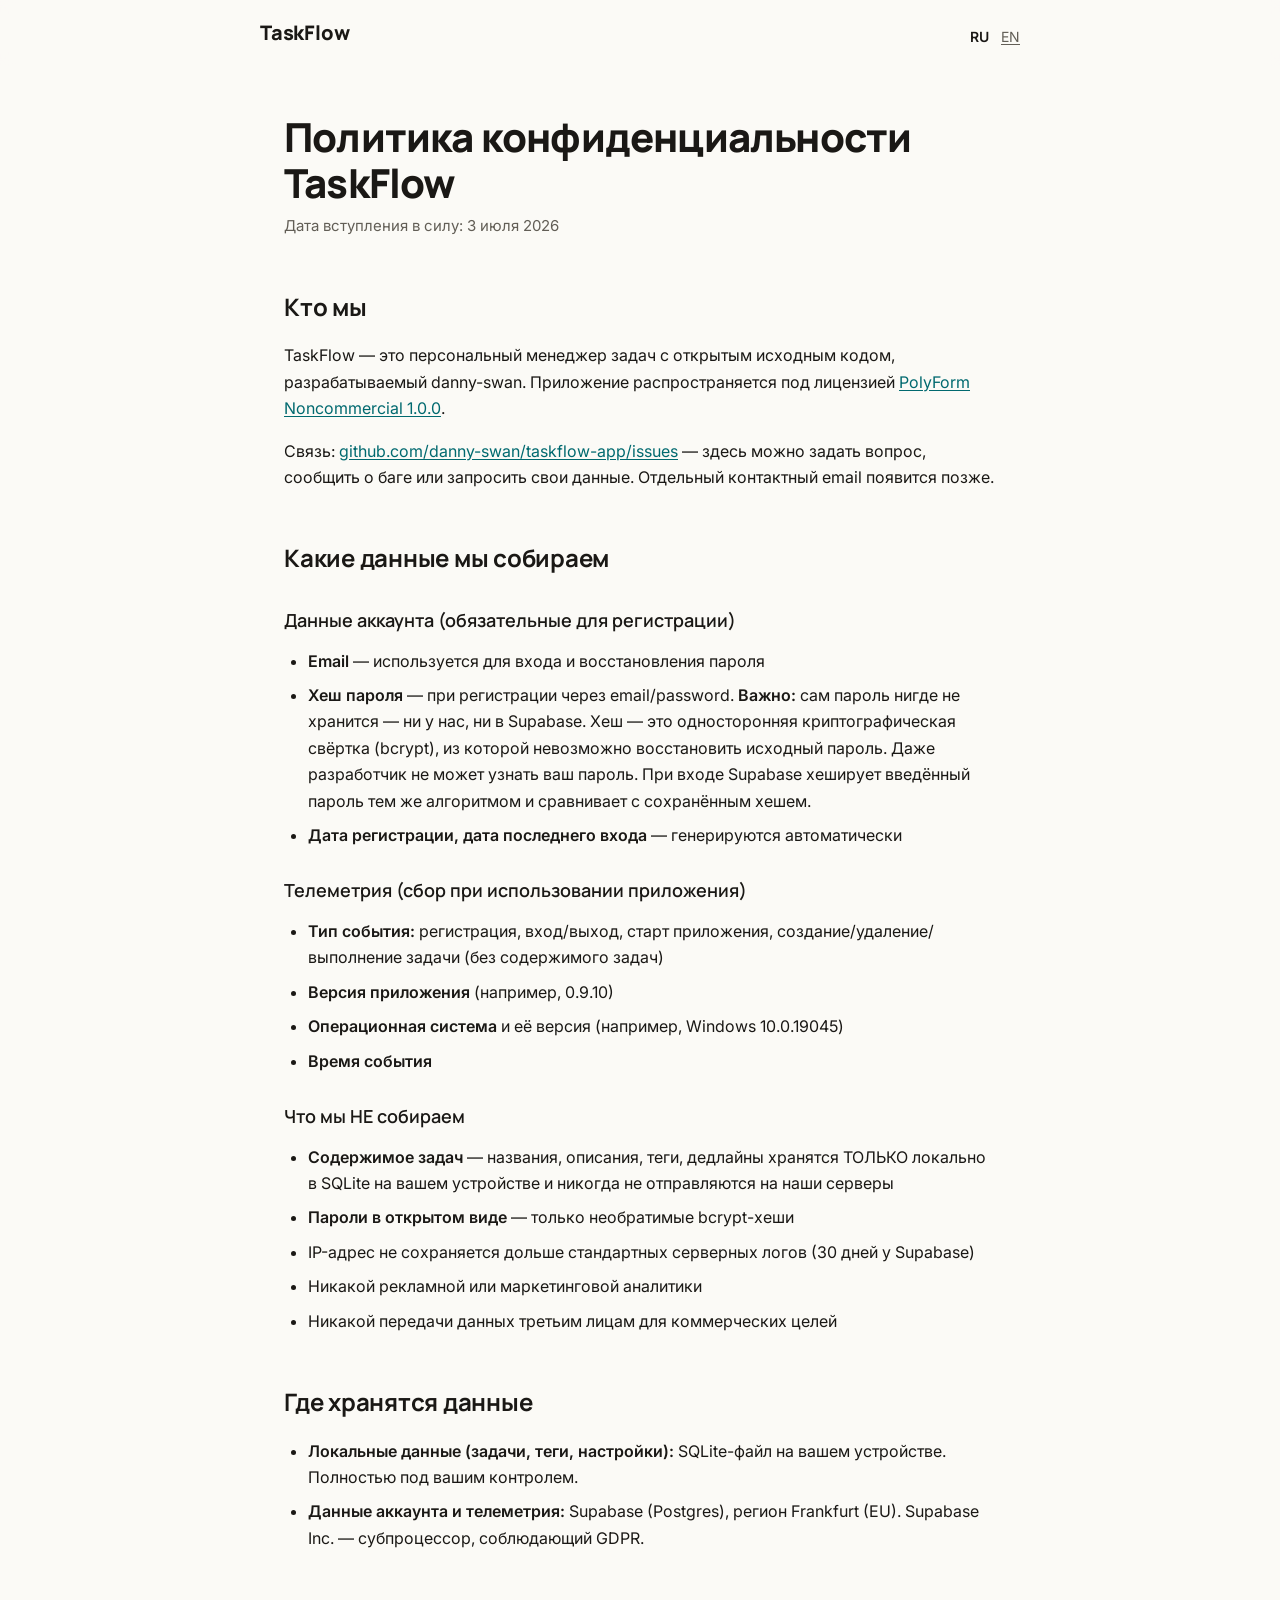
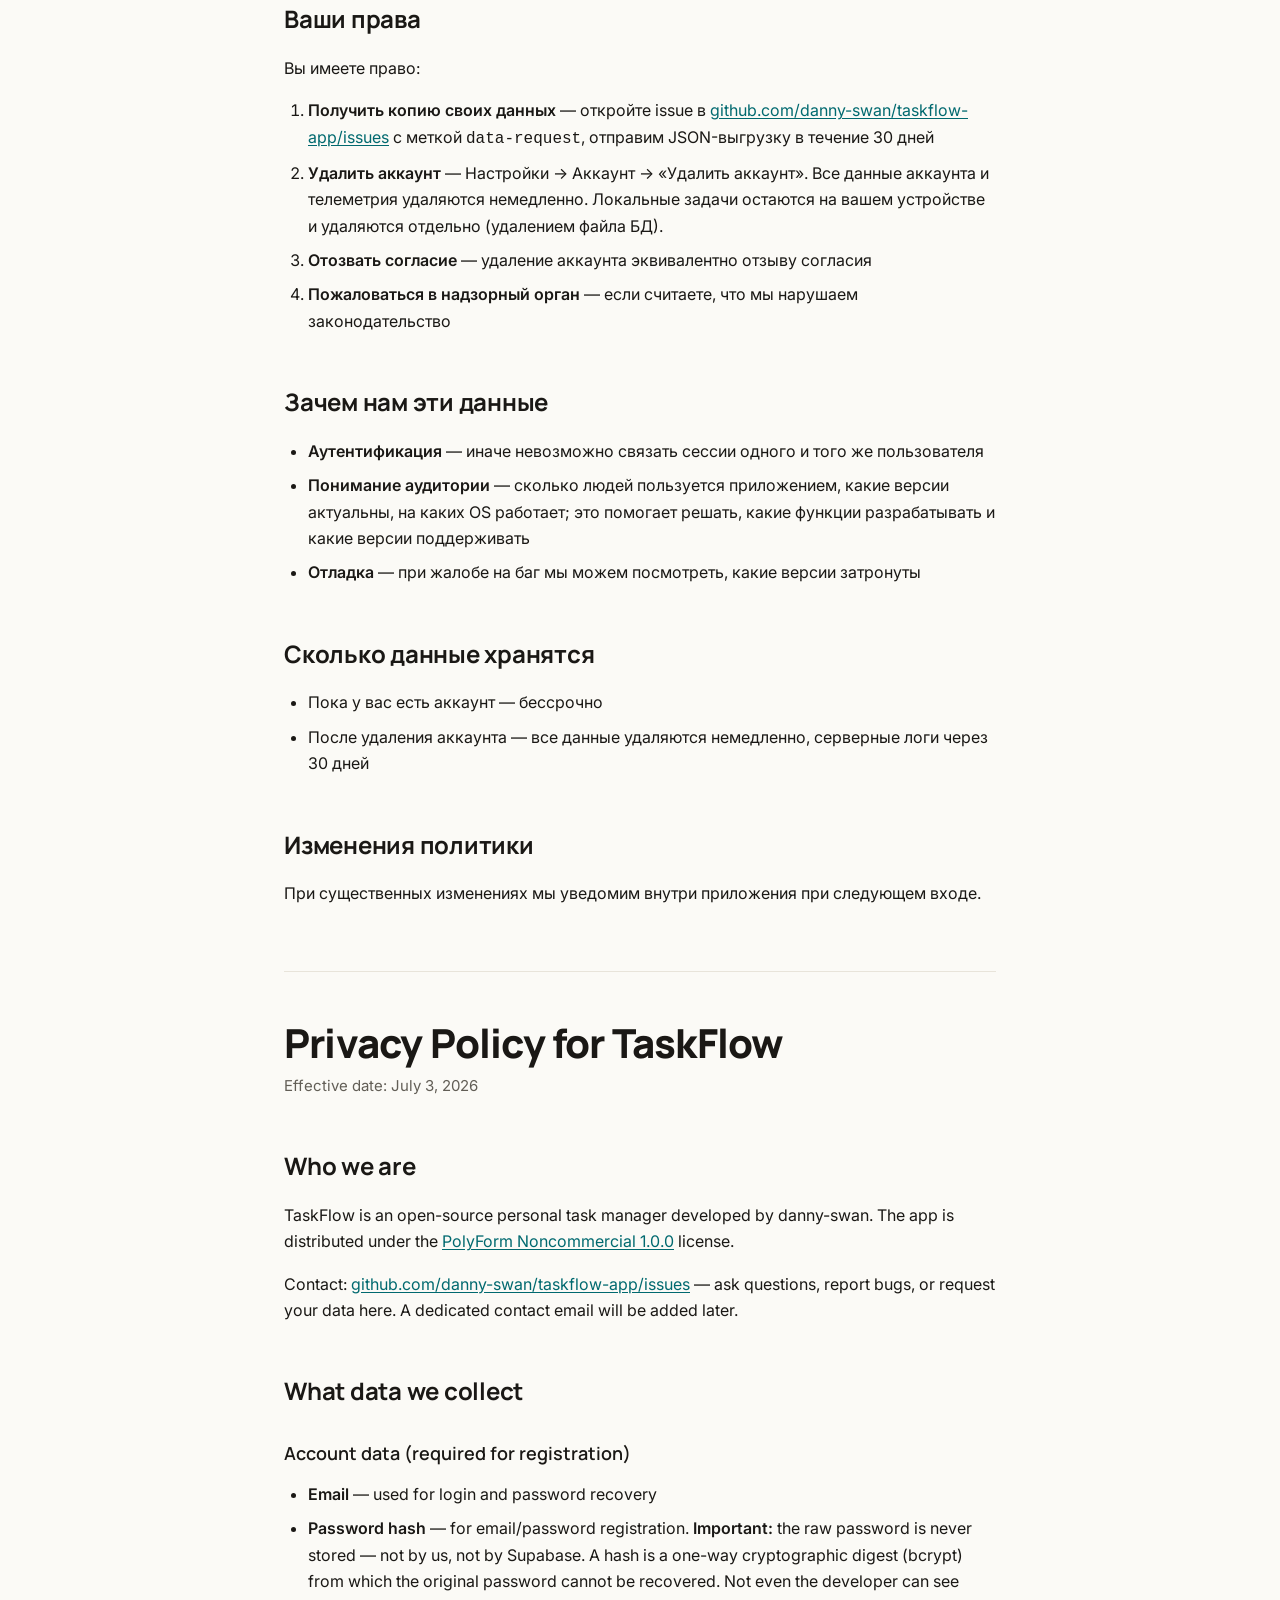
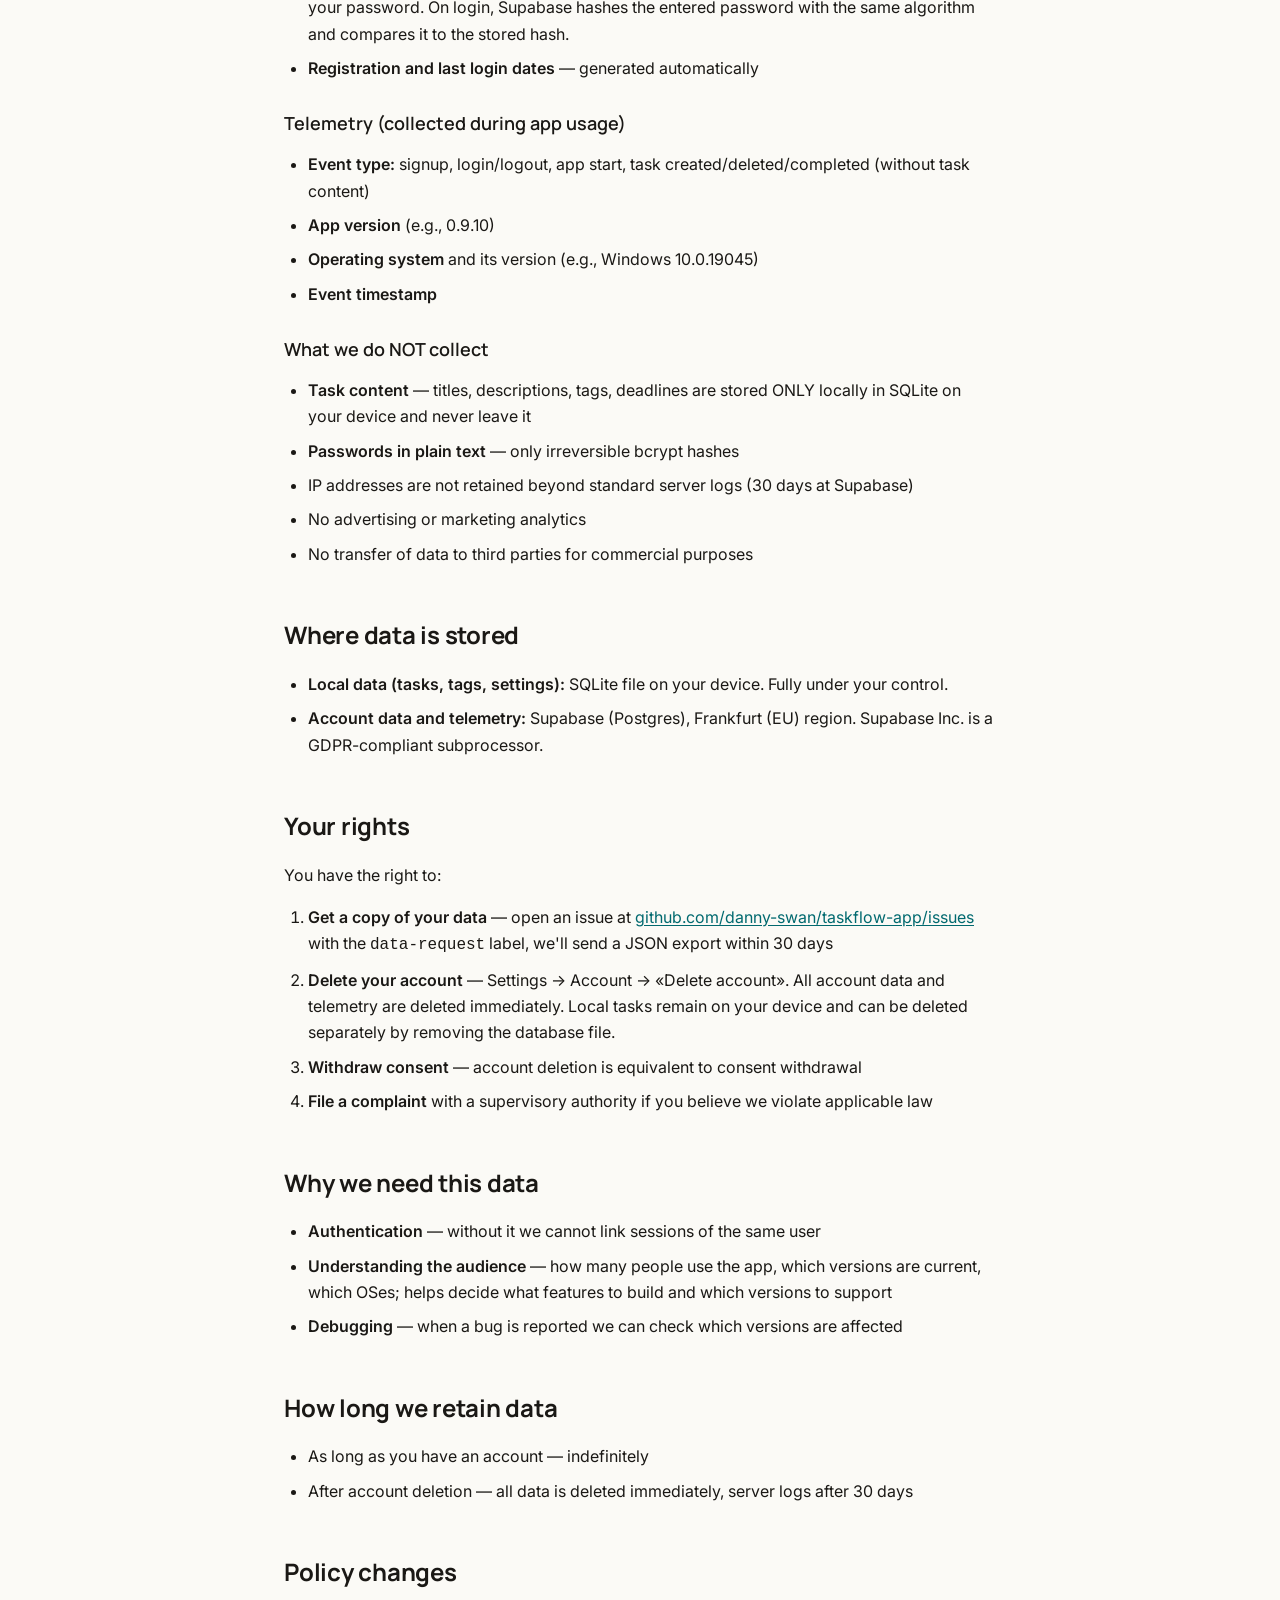
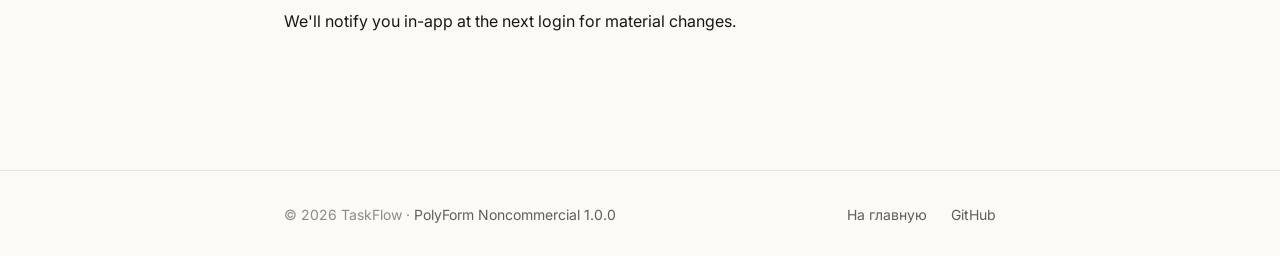
<file: privacy.html>
<!DOCTYPE html>
<html lang="ru">
<head>
<meta charset="UTF-8" />
<meta name="viewport" content="width=device-width, initial-scale=1.0" />
<meta name="color-scheme" content="light" />
<title>Политика конфиденциальности — TaskFlow</title>
<meta name="description" content="Политика конфиденциальности TaskFlow — какие данные мы собираем, как храним и защищаем, ваши права." />

<link rel="preconnect" href="https://fonts.googleapis.com" />
<link rel="preconnect" href="https://fonts.gstatic.com" crossorigin />
<link href="https://fonts.googleapis.com/css2?family=Inter:wght@400;500;600&family=Manrope:wght@600;700;800&display=swap" rel="stylesheet" />

<style>
:root {
  --bg: #FBFAF6;
  --surface: #FFFFFF;
  --border: #E8E4DA;
  --text: #1A1815;
  --text-muted: #625E56;
  --text-faint: #8F8B82;
  --accent: #01696F;
  --accent-hover: #024F54;
  --warn-bg: #FEF3C7;
  --warn-border: #FDE68A;
  --warn-text: #78350F;
}

* { box-sizing: border-box; }
html, body { margin: 0; padding: 0; }
body {
  font-family: 'Inter', -apple-system, BlinkMacSystemFont, 'Segoe UI', Roboto, Helvetica, Arial, sans-serif;
  background: var(--bg);
  color: var(--text);
  font-size: 16px;
  line-height: 1.65;
  -webkit-font-smoothing: antialiased;
  -moz-osx-font-smoothing: grayscale;
}

.container {
  max-width: 760px;
  margin: 0 auto;
  padding: 0 24px;
}

/* --- Nav --- */
.nav {
  position: sticky; top: 0; z-index: 50;
  background: rgba(251, 250, 246, 0.85);
  backdrop-filter: saturate(180%) blur(8px);
  -webkit-backdrop-filter: saturate(180%) blur(8px);
  border-bottom: 1px solid transparent;
  transition: border-color 0.2s ease, box-shadow 0.2s ease;
}
.nav.scrolled { border-bottom-color: var(--border); }
.nav-inner {
  display: flex; justify-content: space-between; align-items: center;
  padding: 16px 0;
}
.nav-brand {
  font-family: 'Manrope', sans-serif;
  font-weight: 800;
  font-size: 20px;
  color: var(--text);
  text-decoration: none;
  letter-spacing: -0.01em;
}
.nav-brand:hover { color: var(--accent); }

/* --- Main --- */
main { padding: 48px 0 80px; }

h1 {
  font-family: 'Manrope', sans-serif;
  font-size: 40px;
  font-weight: 800;
  line-height: 1.15;
  letter-spacing: -0.02em;
  margin: 0 0 8px 0;
  color: var(--text);
}
.effective-date {
  color: var(--text-muted);
  font-size: 15px;
  margin: 0 0 40px 0;
}

h2 {
  font-family: 'Manrope', sans-serif;
  font-size: 24px;
  font-weight: 700;
  letter-spacing: -0.01em;
  margin: 48px 0 16px 0;
  color: var(--text);
}
h3 {
  font-family: 'Manrope', sans-serif;
  font-size: 18px;
  font-weight: 600;
  margin: 28px 0 12px 0;
  color: var(--text);
}
p { margin: 0 0 16px 0; color: var(--text); }
ul, ol { margin: 0 0 16px 0; padding-left: 24px; }
li { margin-bottom: 8px; }

strong { font-weight: 600; color: var(--text); }

a { color: var(--accent); text-decoration: underline; text-underline-offset: 2px; }
a:hover { color: var(--accent-hover); }

.divider {
  border: 0;
  border-top: 1px solid var(--border);
  margin: 64px 0 48px 0;
}

.lang-switch {
  display: inline-flex; gap: 12px;
  margin-top: 8px;
  font-size: 14px;
  color: var(--text-muted);
}
.lang-switch a { color: var(--text-muted); }
.lang-switch .active { color: var(--text); font-weight: 600; text-decoration: none; }

/* --- Footer --- */
.footer {
  border-top: 1px solid var(--border);
  padding: 32px 0;
  color: var(--text-faint);
  font-size: 14px;
  margin-top: 40px;
}
.footer-inner {
  display: flex; justify-content: space-between; align-items: center;
  flex-wrap: wrap; gap: 16px;
}
.footer-links { display: flex; gap: 24px; flex-wrap: wrap; }
.footer a { color: var(--text-muted); text-decoration: none; }
.footer a:hover { color: var(--text); }

@media (max-width: 640px) {
  h1 { font-size: 32px; }
  h2 { font-size: 20px; margin-top: 40px; }
  main { padding: 32px 0 60px; }
}
</style>
</head>
<body>

<nav class="nav" id="nav">
  <div class="container nav-inner">
    <a href="/" class="nav-brand">TaskFlow</a>
    <div class="lang-switch">
      <a href="#ru" class="active">RU</a>
      <a href="#en">EN</a>
    </div>
  </div>
</nav>

<main>
  <div class="container">

    <!-- RUSSIAN -->
    <section id="ru">
      <h1>Политика конфиденциальности TaskFlow</h1>
      <p class="effective-date">Дата вступления в силу: 3 июля 2026</p>

      <h2>Кто мы</h2>
      <p>TaskFlow — это персональный менеджер задач с открытым исходным кодом, разрабатываемый danny-swan. Приложение распространяется под лицензией <a href="https://github.com/danny-swan/taskflow-app/blob/main/LICENSE" target="_blank" rel="noopener">PolyForm Noncommercial 1.0.0</a>.</p>
      <p>Связь: <a href="https://github.com/danny-swan/taskflow-app/issues" target="_blank" rel="noopener">github.com/danny-swan/taskflow-app/issues</a> — здесь можно задать вопрос, сообщить о баге или запросить свои данные. Отдельный контактный email появится позже.</p>

      <h2>Какие данные мы собираем</h2>

      <h3>Данные аккаунта (обязательные для регистрации)</h3>
      <ul>
        <li><strong>Email</strong> — используется для входа и восстановления пароля</li>
        <li><strong>Хеш пароля</strong> — при регистрации через email/password. <strong>Важно:</strong> сам пароль нигде не хранится — ни у нас, ни в Supabase. Хеш — это односторонняя криптографическая свёртка (bcrypt), из которой невозможно восстановить исходный пароль. Даже разработчик не может узнать ваш пароль. При входе Supabase хеширует введённый пароль тем же алгоритмом и сравнивает с сохранённым хешем.</li>
        <li><strong>Дата регистрации, дата последнего входа</strong> — генерируются автоматически</li>
      </ul>

      <h3>Телеметрия (сбор при использовании приложения)</h3>
      <ul>
        <li><strong>Тип события:</strong> регистрация, вход/выход, старт приложения, создание/удаление/выполнение задачи (без содержимого задач)</li>
        <li><strong>Версия приложения</strong> (например, 0.9.10)</li>
        <li><strong>Операционная система</strong> и её версия (например, Windows 10.0.19045)</li>
        <li><strong>Время события</strong></li>
      </ul>

      <h3>Что мы НЕ собираем</h3>
      <ul>
        <li><strong>Содержимое задач</strong> — названия, описания, теги, дедлайны хранятся ТОЛЬКО локально в SQLite на вашем устройстве и никогда не отправляются на наши серверы</li>
        <li><strong>Пароли в открытом виде</strong> — только необратимые bcrypt-хеши</li>
        <li>IP-адрес не сохраняется дольше стандартных серверных логов (30 дней у Supabase)</li>
        <li>Никакой рекламной или маркетинговой аналитики</li>
        <li>Никакой передачи данных третьим лицам для коммерческих целей</li>
      </ul>

      <h2>Где хранятся данные</h2>
      <ul>
        <li><strong>Локальные данные (задачи, теги, настройки):</strong> SQLite-файл на вашем устройстве. Полностью под вашим контролем.</li>
        <li><strong>Данные аккаунта и телеметрия:</strong> Supabase (Postgres), регион Frankfurt (EU). Supabase Inc. — субпроцессор, соблюдающий GDPR.</li>
      </ul>

      <h2>Ваши права</h2>
      <p>Вы имеете право:</p>
      <ol>
        <li><strong>Получить копию своих данных</strong> — откройте issue в <a href="https://github.com/danny-swan/taskflow-app/issues" target="_blank" rel="noopener">github.com/danny-swan/taskflow-app/issues</a> с меткой <code>data-request</code>, отправим JSON-выгрузку в течение 30 дней</li>
        <li><strong>Удалить аккаунт</strong> — Настройки → Аккаунт → «Удалить аккаунт». Все данные аккаунта и телеметрия удаляются немедленно. Локальные задачи остаются на вашем устройстве и удаляются отдельно (удалением файла БД).</li>
        <li><strong>Отозвать согласие</strong> — удаление аккаунта эквивалентно отзыву согласия</li>
        <li><strong>Пожаловаться в надзорный орган</strong> — если считаете, что мы нарушаем законодательство</li>
      </ol>

      <h2>Зачем нам эти данные</h2>
      <ul>
        <li><strong>Аутентификация</strong> — иначе невозможно связать сессии одного и того же пользователя</li>
        <li><strong>Понимание аудитории</strong> — сколько людей пользуется приложением, какие версии актуальны, на каких OS работает; это помогает решать, какие функции разрабатывать и какие версии поддерживать</li>
        <li><strong>Отладка</strong> — при жалобе на баг мы можем посмотреть, какие версии затронуты</li>
      </ul>

      <h2>Сколько данные хранятся</h2>
      <ul>
        <li>Пока у вас есть аккаунт — бессрочно</li>
        <li>После удаления аккаунта — все данные удаляются немедленно, серверные логи через 30 дней</li>
      </ul>

      <h2>Изменения политики</h2>
      <p>При существенных изменениях мы уведомим внутри приложения при следующем входе.</p>
    </section>

    <hr class="divider" />

    <!-- ENGLISH -->
    <section id="en">
      <h1>Privacy Policy for TaskFlow</h1>
      <p class="effective-date">Effective date: July 3, 2026</p>

      <h2>Who we are</h2>
      <p>TaskFlow is an open-source personal task manager developed by danny-swan. The app is distributed under the <a href="https://github.com/danny-swan/taskflow-app/blob/main/LICENSE" target="_blank" rel="noopener">PolyForm Noncommercial 1.0.0</a> license.</p>
      <p>Contact: <a href="https://github.com/danny-swan/taskflow-app/issues" target="_blank" rel="noopener">github.com/danny-swan/taskflow-app/issues</a> — ask questions, report bugs, or request your data here. A dedicated contact email will be added later.</p>

      <h2>What data we collect</h2>

      <h3>Account data (required for registration)</h3>
      <ul>
        <li><strong>Email</strong> — used for login and password recovery</li>
        <li><strong>Password hash</strong> — for email/password registration. <strong>Important:</strong> the raw password is never stored — not by us, not by Supabase. A hash is a one-way cryptographic digest (bcrypt) from which the original password cannot be recovered. Not even the developer can see your password. On login, Supabase hashes the entered password with the same algorithm and compares it to the stored hash.</li>
        <li><strong>Registration and last login dates</strong> — generated automatically</li>
      </ul>

      <h3>Telemetry (collected during app usage)</h3>
      <ul>
        <li><strong>Event type:</strong> signup, login/logout, app start, task created/deleted/completed (without task content)</li>
        <li><strong>App version</strong> (e.g., 0.9.10)</li>
        <li><strong>Operating system</strong> and its version (e.g., Windows 10.0.19045)</li>
        <li><strong>Event timestamp</strong></li>
      </ul>

      <h3>What we do NOT collect</h3>
      <ul>
        <li><strong>Task content</strong> — titles, descriptions, tags, deadlines are stored ONLY locally in SQLite on your device and never leave it</li>
        <li><strong>Passwords in plain text</strong> — only irreversible bcrypt hashes</li>
        <li>IP addresses are not retained beyond standard server logs (30 days at Supabase)</li>
        <li>No advertising or marketing analytics</li>
        <li>No transfer of data to third parties for commercial purposes</li>
      </ul>

      <h2>Where data is stored</h2>
      <ul>
        <li><strong>Local data (tasks, tags, settings):</strong> SQLite file on your device. Fully under your control.</li>
        <li><strong>Account data and telemetry:</strong> Supabase (Postgres), Frankfurt (EU) region. Supabase Inc. is a GDPR-compliant subprocessor.</li>
      </ul>

      <h2>Your rights</h2>
      <p>You have the right to:</p>
      <ol>
        <li><strong>Get a copy of your data</strong> — open an issue at <a href="https://github.com/danny-swan/taskflow-app/issues" target="_blank" rel="noopener">github.com/danny-swan/taskflow-app/issues</a> with the <code>data-request</code> label, we'll send a JSON export within 30 days</li>
        <li><strong>Delete your account</strong> — Settings → Account → «Delete account». All account data and telemetry are deleted immediately. Local tasks remain on your device and can be deleted separately by removing the database file.</li>
        <li><strong>Withdraw consent</strong> — account deletion is equivalent to consent withdrawal</li>
        <li><strong>File a complaint</strong> with a supervisory authority if you believe we violate applicable law</li>
      </ol>

      <h2>Why we need this data</h2>
      <ul>
        <li><strong>Authentication</strong> — without it we cannot link sessions of the same user</li>
        <li><strong>Understanding the audience</strong> — how many people use the app, which versions are current, which OSes; helps decide what features to build and which versions to support</li>
        <li><strong>Debugging</strong> — when a bug is reported we can check which versions are affected</li>
      </ul>

      <h2>How long we retain data</h2>
      <ul>
        <li>As long as you have an account — indefinitely</li>
        <li>After account deletion — all data is deleted immediately, server logs after 30 days</li>
      </ul>

      <h2>Policy changes</h2>
      <p>We'll notify you in-app at the next login for material changes.</p>
    </section>

  </div>
</main>

<footer class="footer">
  <div class="container footer-inner">
    <div>© 2026 TaskFlow · <a href="https://github.com/danny-swan/taskflow-app/blob/main/LICENSE" target="_blank" rel="noopener">PolyForm Noncommercial 1.0.0</a></div>
    <div class="footer-links">
      <a href="/">На главную</a>
      <a href="https://github.com/danny-swan/taskflow-app" target="_blank" rel="noopener">GitHub</a>
    </div>
  </div>
</footer>

<script>
// Nav shadow on scroll
const nav = document.getElementById('nav');
const onScroll = () => {
  if (window.scrollY > 8) nav.classList.add('scrolled');
  else nav.classList.remove('scrolled');
};
window.addEventListener('scroll', onScroll, { passive: true });
onScroll();

// Lang switch active state
const langLinks = document.querySelectorAll('.lang-switch a');
const setActive = (hash) => {
  langLinks.forEach(a => {
    if (a.getAttribute('href') === hash) a.classList.add('active');
    else a.classList.remove('active');
  });
};
langLinks.forEach(a => a.addEventListener('click', (e) => setActive(a.getAttribute('href'))));
if (window.location.hash === '#en') setActive('#en');
</script>

</body>
</html>
</file>
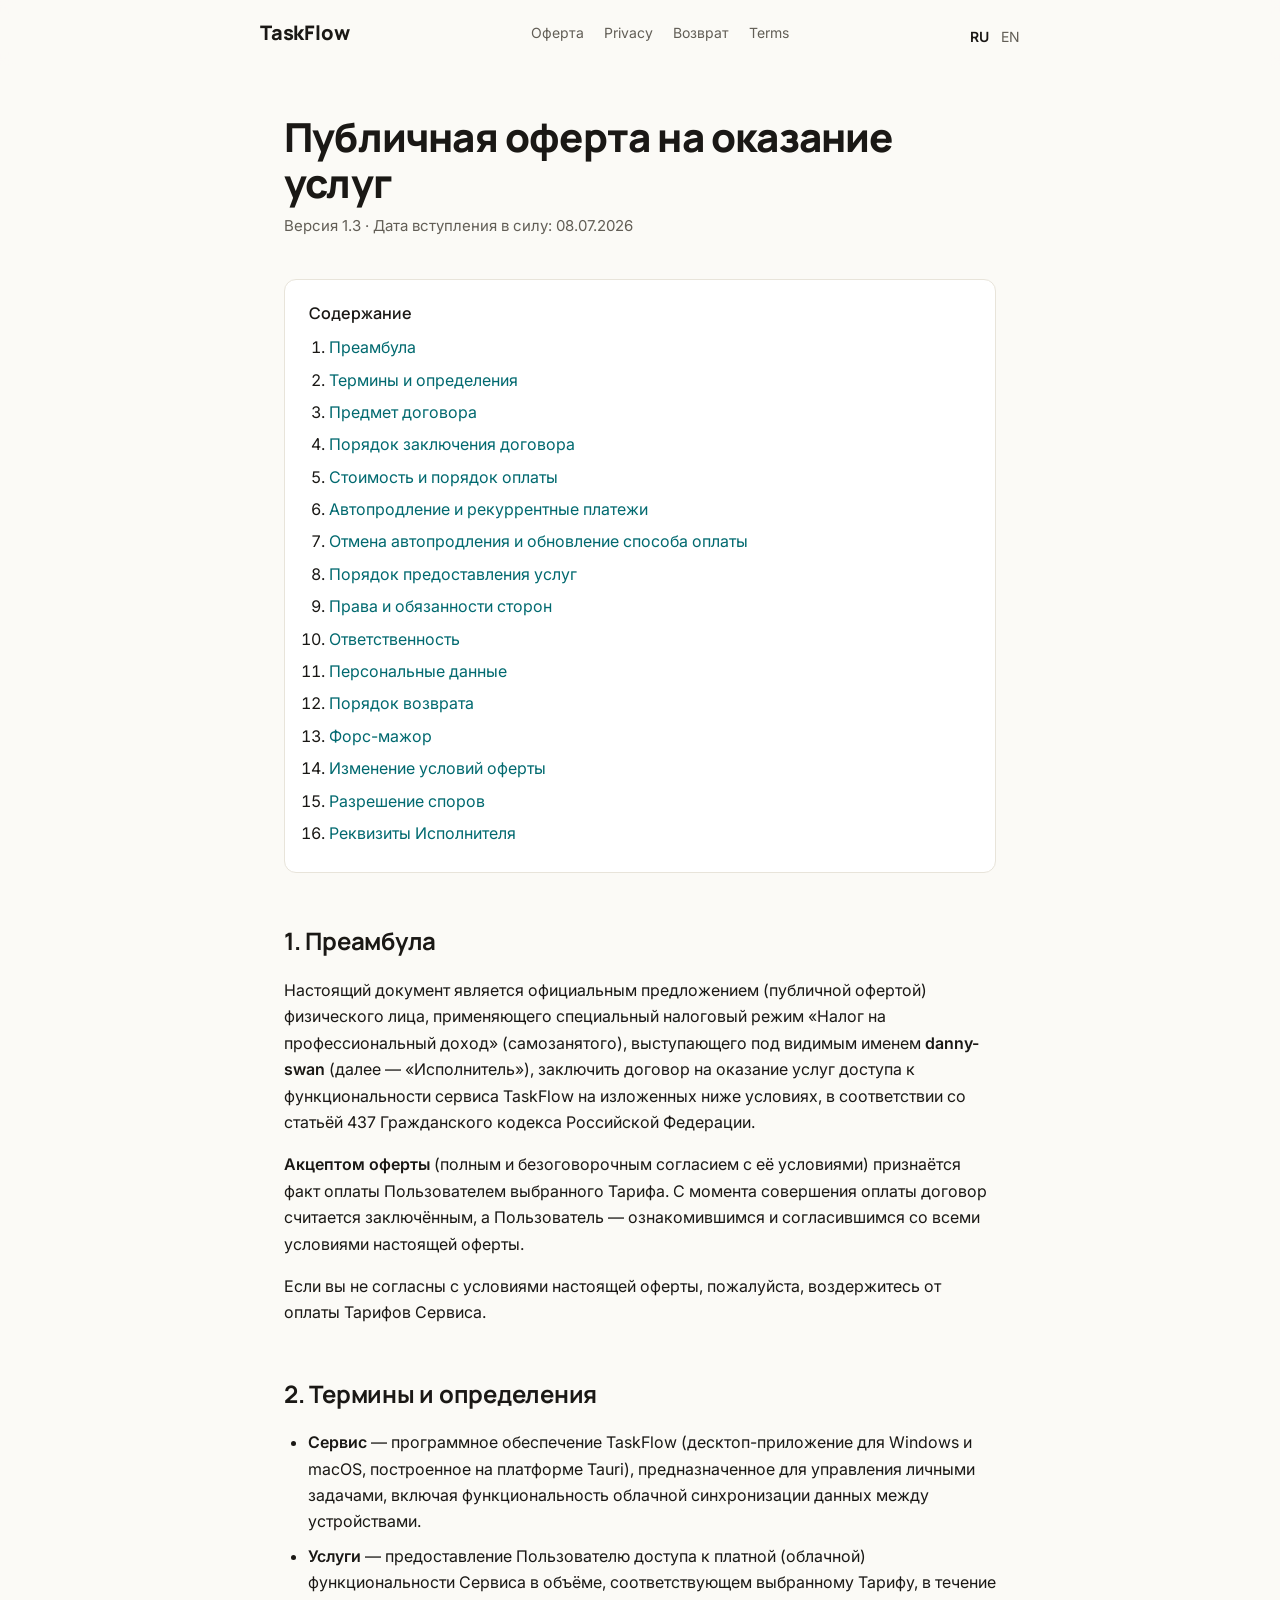
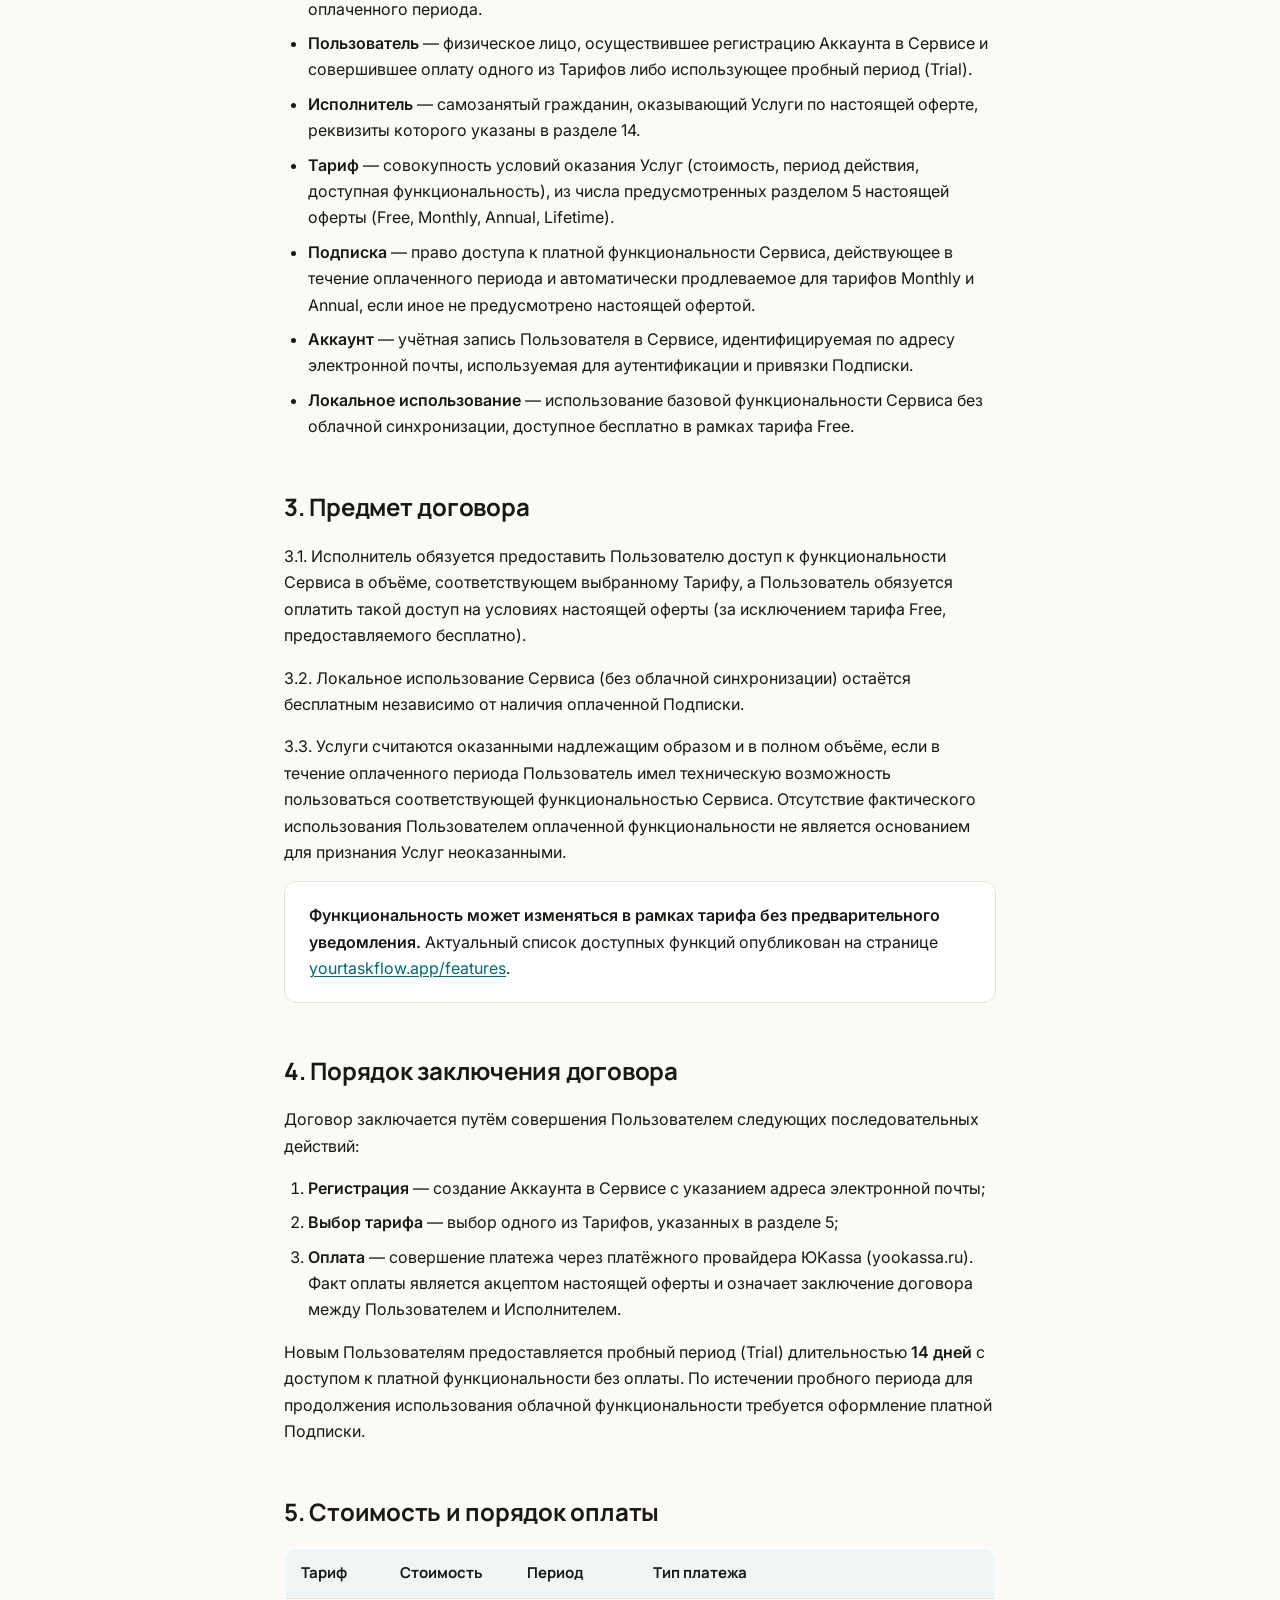
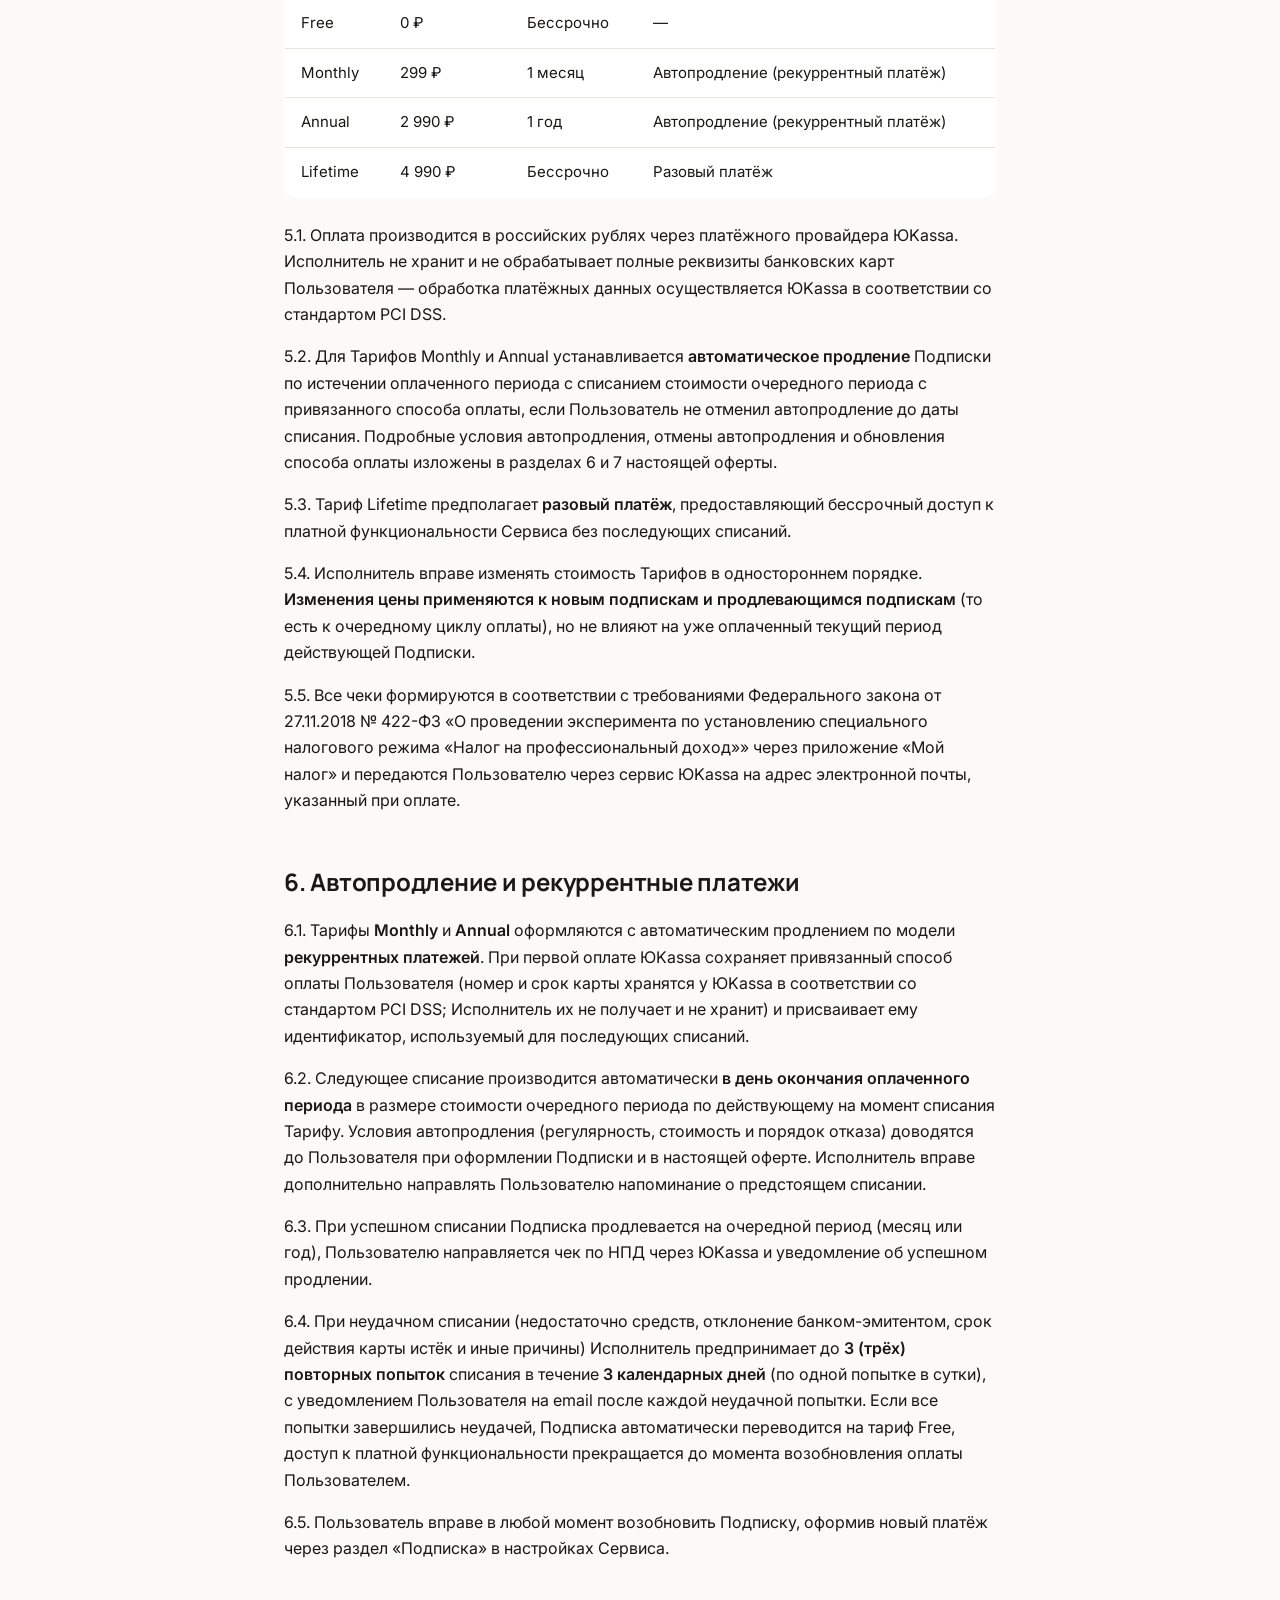
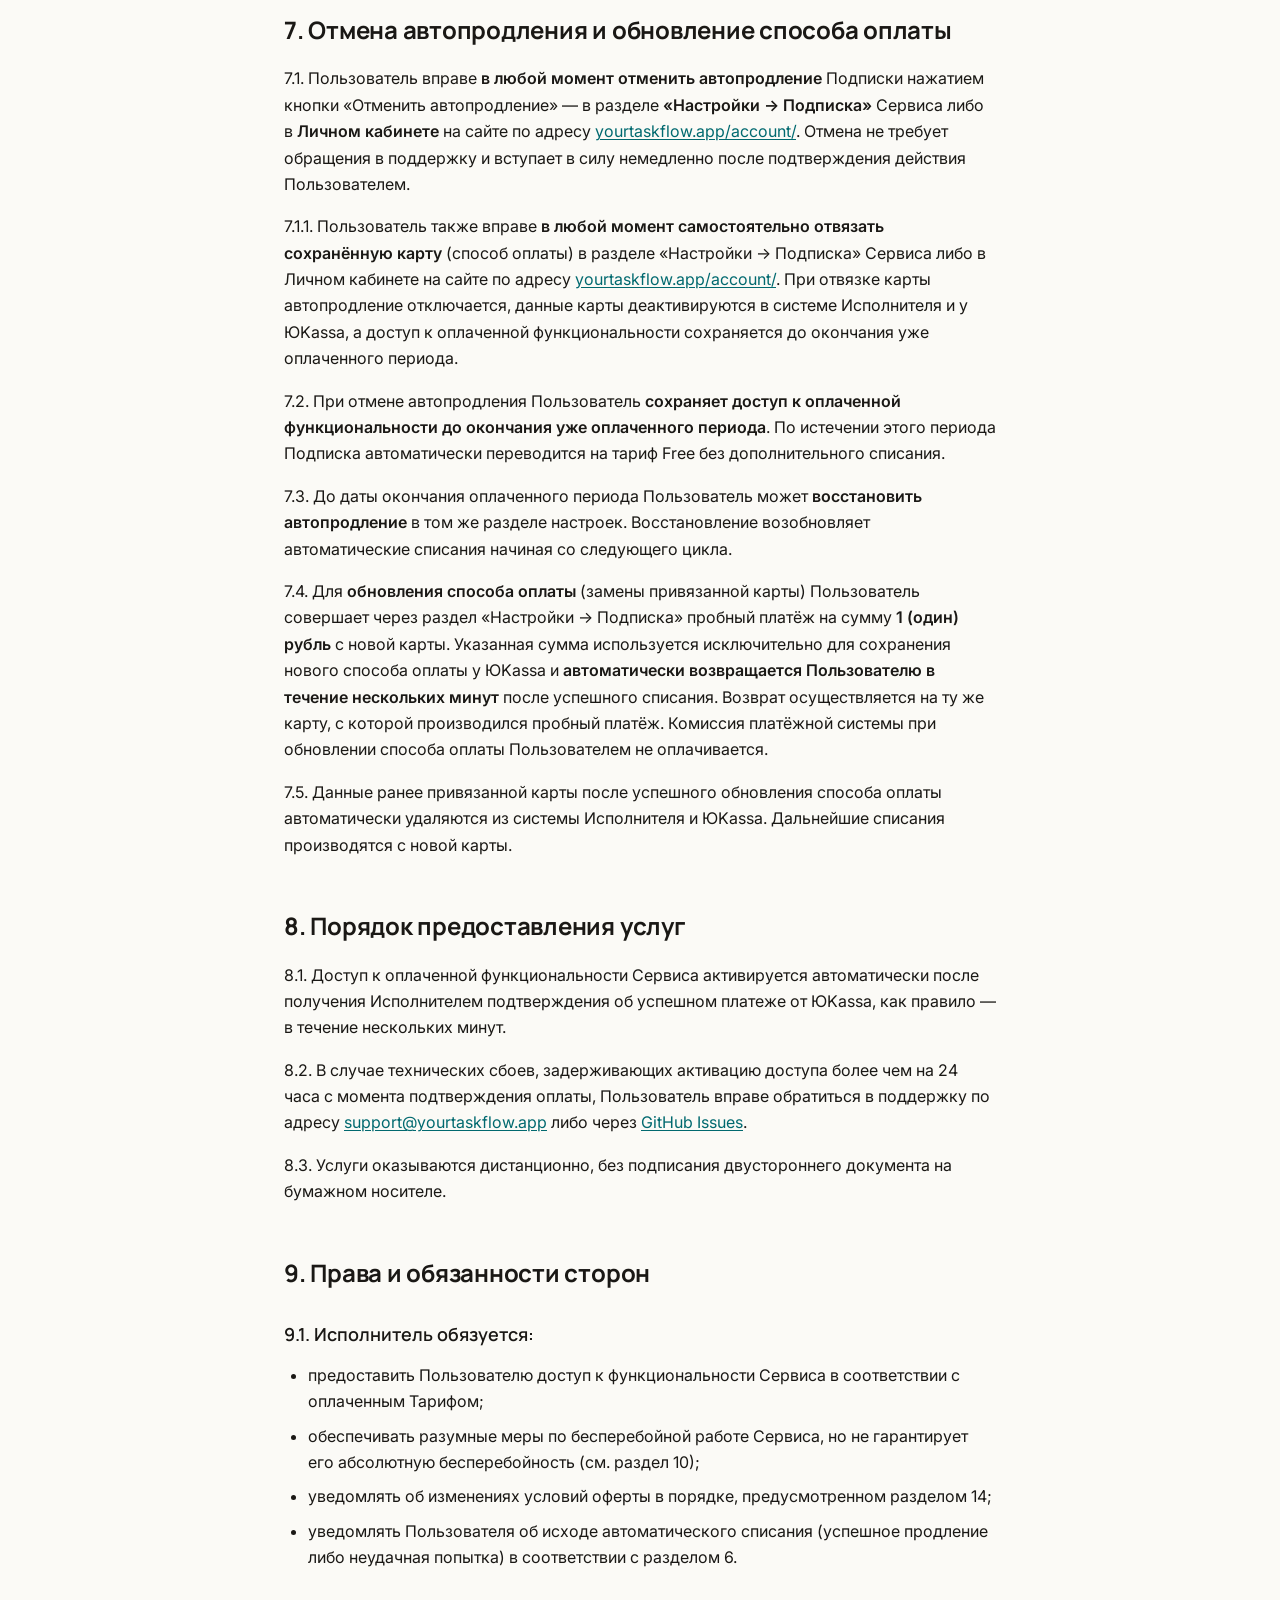
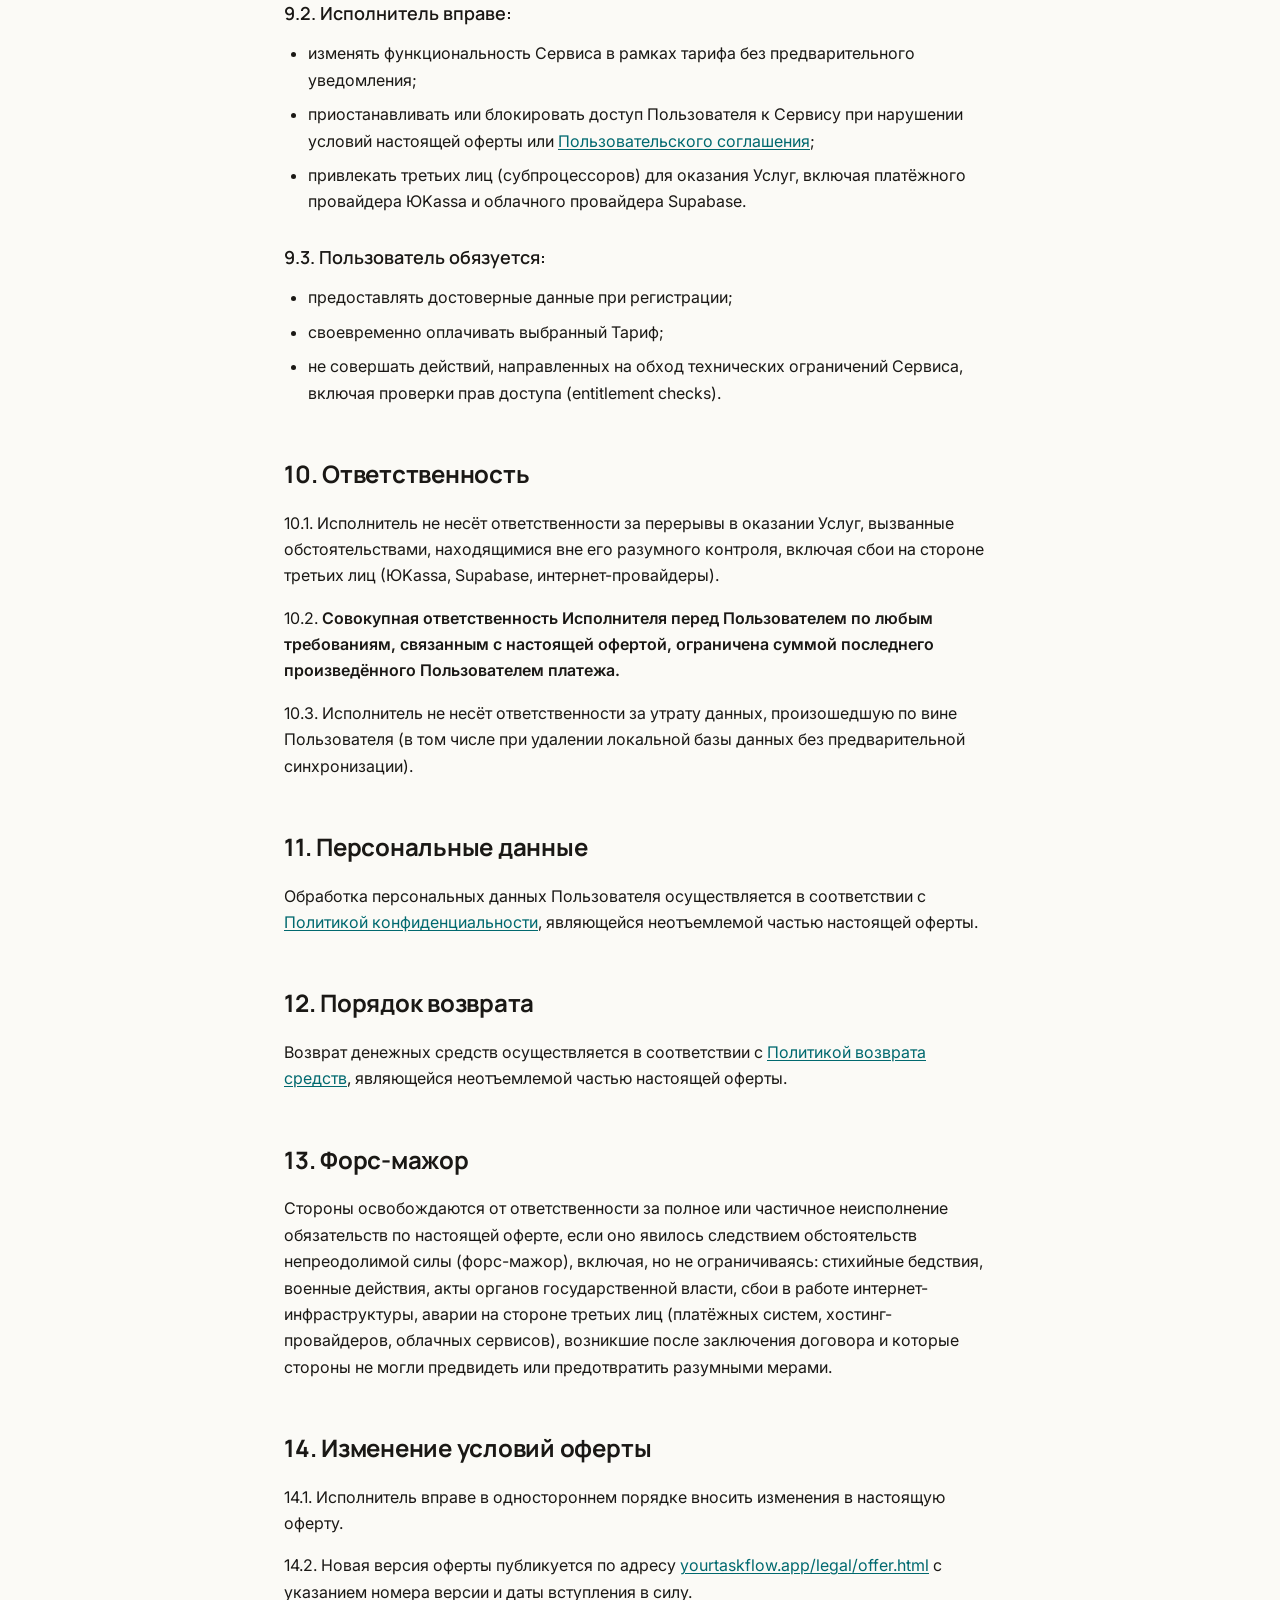
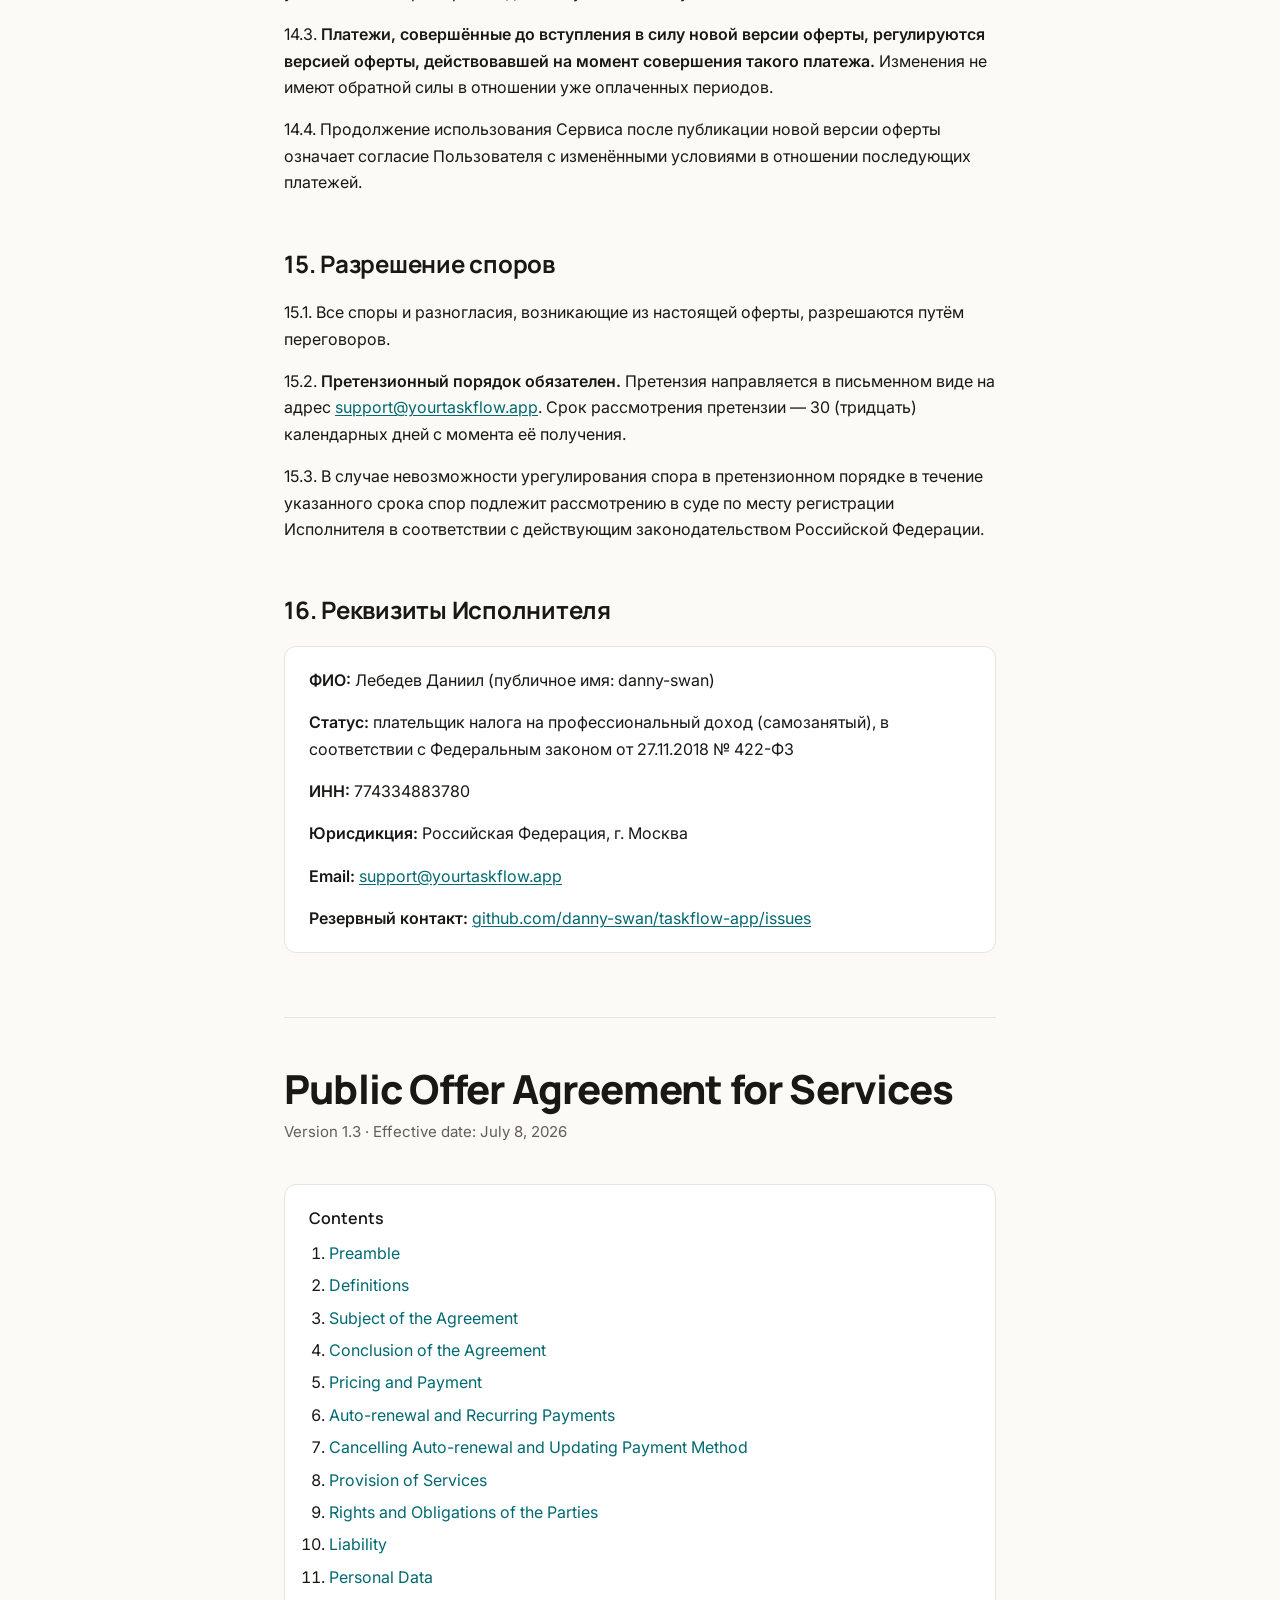
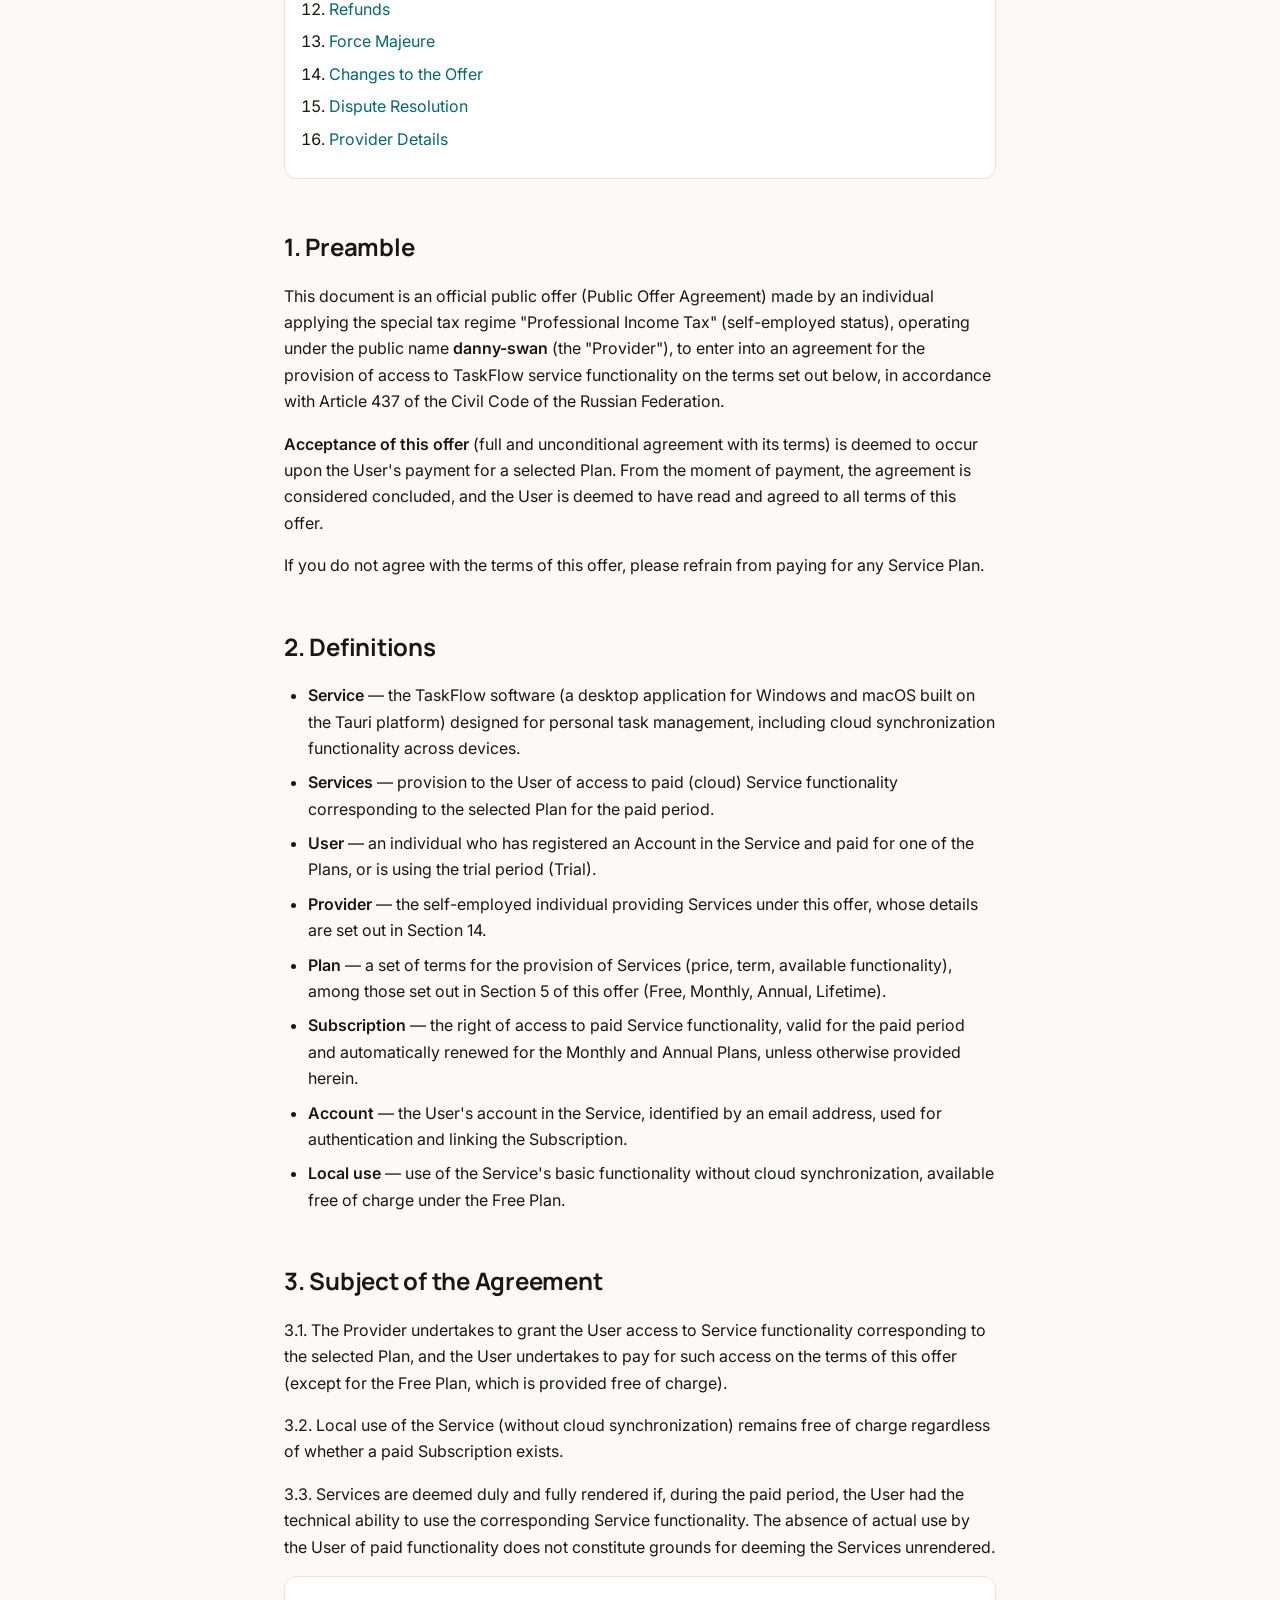
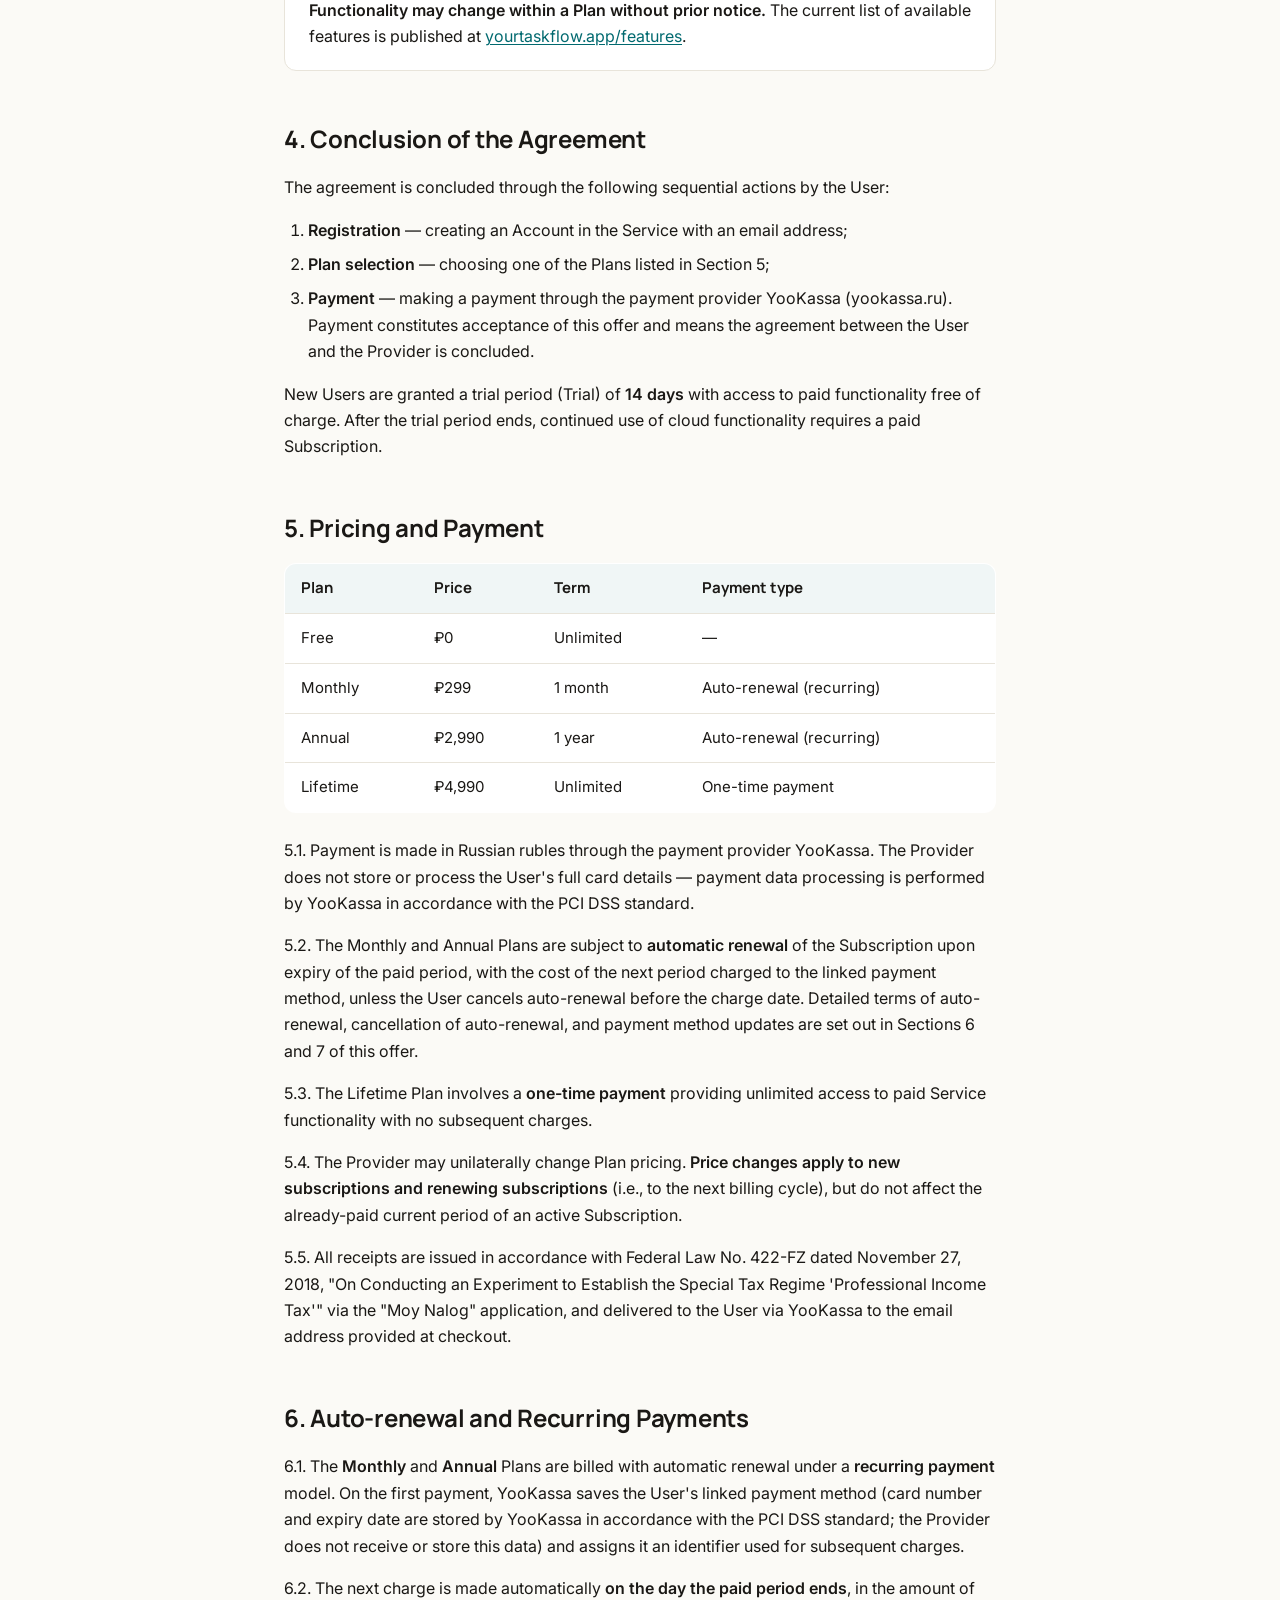
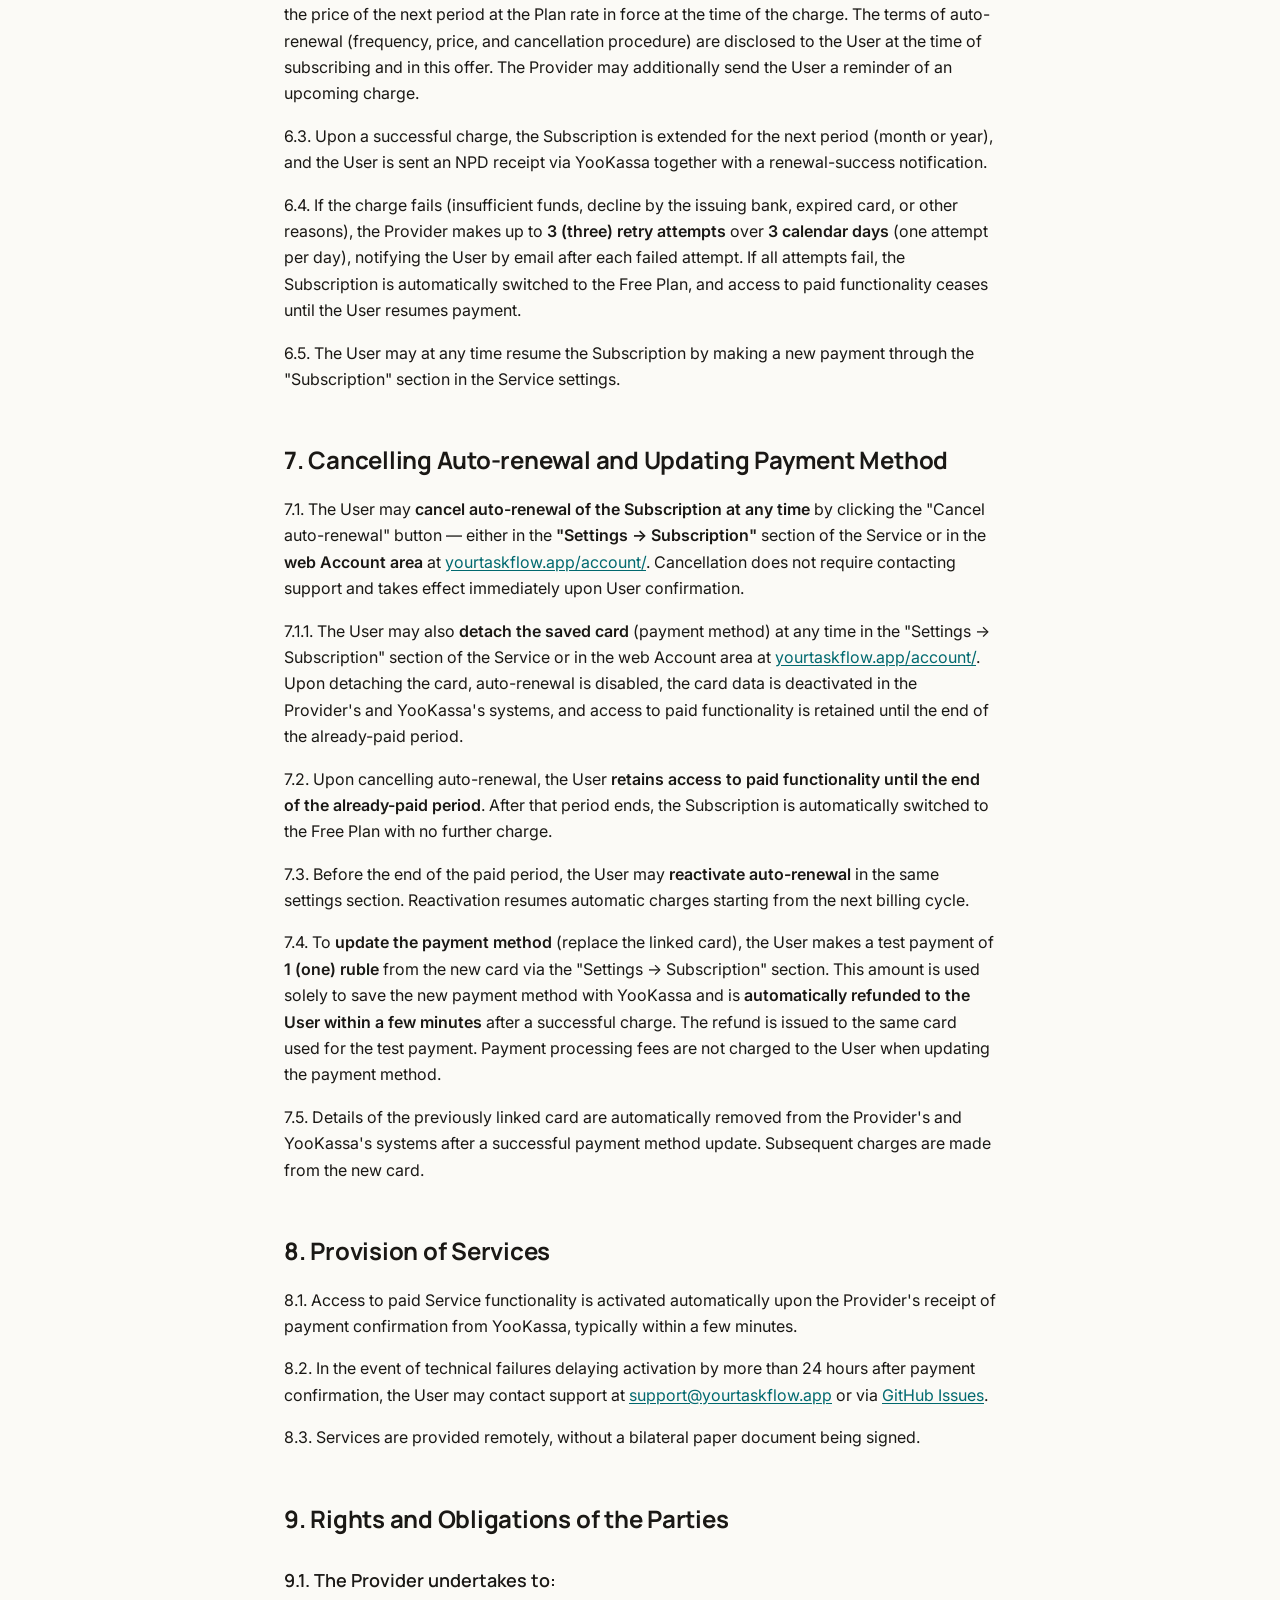
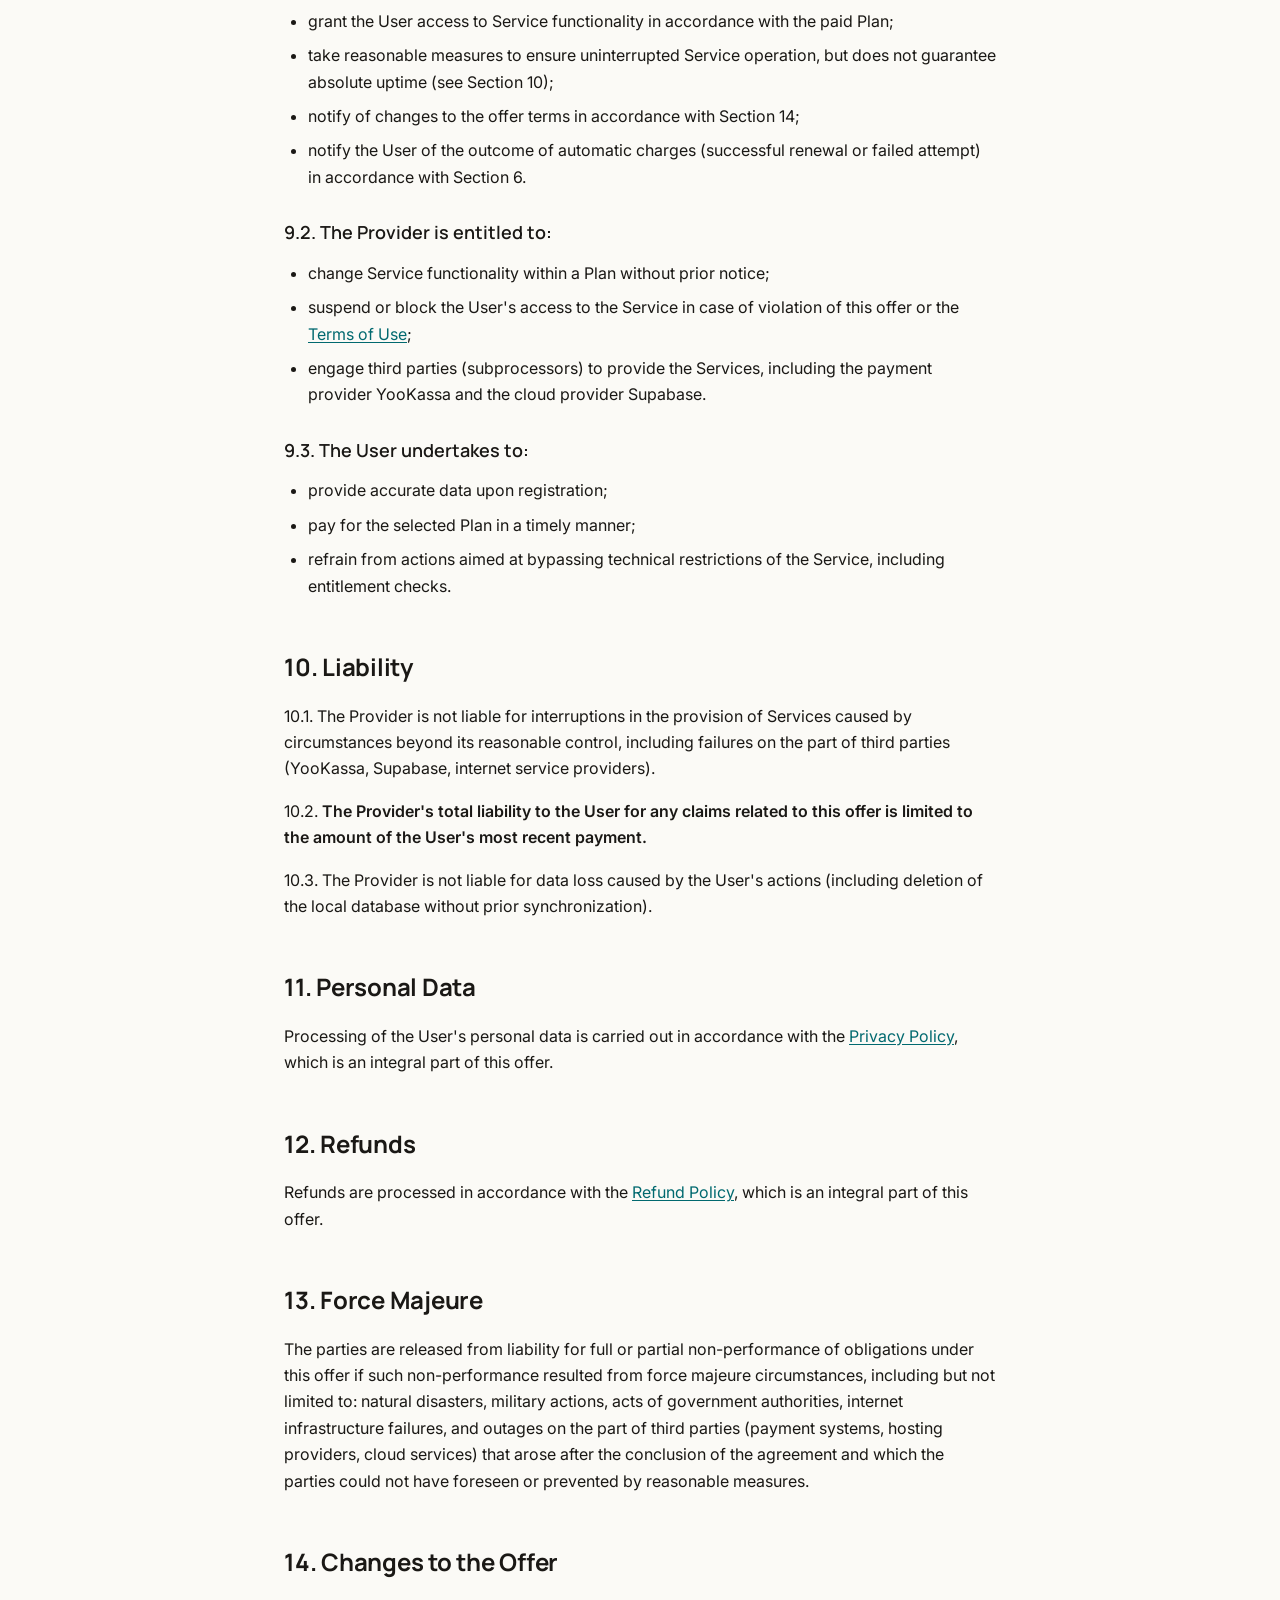
<file: legal/offer.html>
<!DOCTYPE html>
<html lang="ru">
<head>
<meta charset="UTF-8" />
<meta name="viewport" content="width=device-width, initial-scale=1.0" />
<meta name="color-scheme" content="light" />
<title>Публичная оферта на оказание услуг — TaskFlow</title>
<meta name="description" content="Публичная оферта TaskFlow на оказание услуг доступа к облачным функциям сервиса: тарифы, оплата, порядок оказания услуг, ответственность сторон." />

<link rel="preconnect" href="https://fonts.googleapis.com" />
<link rel="preconnect" href="https://fonts.gstatic.com" crossorigin />
<link href="https://fonts.googleapis.com/css2?family=Inter:wght@400;500;600&family=Manrope:wght@600;700;800&display=swap" rel="stylesheet" />
<link rel="stylesheet" href="/legal/legal.css" />
</head>
<body>

<nav class="nav" id="nav">
  <div class="container nav-inner">
    <a href="/" class="nav-brand">TaskFlow</a>
    <div class="nav-links">
      <a href="/legal/offer.html">Оферта</a>
      <a href="/legal/privacy.html">Privacy</a>
      <a href="/legal/return.html">Возврат</a>
      <a href="/legal/terms.html">Terms</a>
    </div>
    <div class="lang-switch">
      <a href="#ru" class="active">RU</a>
      <a href="#en">EN</a>
    </div>
  </div>
</nav>

<main>
  <div class="container">

    <!-- RUSSIAN -->
    <section id="ru">
      <h1>Публичная оферта на оказание услуг</h1>
      <p class="effective-date">Версия 1.3 · Дата вступления в силу: 08.07.2026</p>

      <div class="toc">
        <p>Содержание</p>
        <ol>
          <li><a href="#ru-preamble">Преамбула</a></li>
          <li><a href="#ru-terms">Термины и определения</a></li>
          <li><a href="#ru-subject">Предмет договора</a></li>
          <li><a href="#ru-conclusion">Порядок заключения договора</a></li>
          <li><a href="#ru-price">Стоимость и порядок оплаты</a></li>
          <li><a href="#ru-recurring">Автопродление и рекуррентные платежи</a></li>
          <li><a href="#ru-cancel">Отмена автопродления и обновление способа оплаты</a></li>
          <li><a href="#ru-provision">Порядок предоставления услуг</a></li>
          <li><a href="#ru-rights">Права и обязанности сторон</a></li>
          <li><a href="#ru-liability">Ответственность</a></li>
          <li><a href="#ru-pd">Персональные данные</a></li>
          <li><a href="#ru-refund">Порядок возврата</a></li>
          <li><a href="#ru-force">Форс-мажор</a></li>
          <li><a href="#ru-changes">Изменение условий оферты</a></li>
          <li><a href="#ru-disputes">Разрешение споров</a></li>
          <li><a href="#ru-requisites">Реквизиты Исполнителя</a></li>
        </ol>
      </div>

      <h2 id="ru-preamble">1. Преамбула</h2>
      <p>Настоящий документ является официальным предложением (публичной офертой) физического лица, применяющего специальный налоговый режим «Налог на профессиональный доход» (самозанятого), выступающего под видимым именем <strong>danny-swan</strong> (далее — «Исполнитель»), заключить договор на оказание услуг доступа к функциональности сервиса TaskFlow на изложенных ниже условиях, в соответствии со статьёй 437 Гражданского кодекса Российской Федерации.</p>
      <p><strong>Акцептом оферты</strong> (полным и безоговорочным согласием с её условиями) признаётся факт оплаты Пользователем выбранного Тарифа. С момента совершения оплаты договор считается заключённым, а Пользователь — ознакомившимся и согласившимся со всеми условиями настоящей оферты.</p>
      <p>Если вы не согласны с условиями настоящей оферты, пожалуйста, воздержитесь от оплаты Тарифов Сервиса.</p>

      <h2 id="ru-terms">2. Термины и определения</h2>
      <ul>
        <li><strong>Сервис</strong> — программное обеспечение TaskFlow (десктоп-приложение для Windows и macOS, построенное на платформе Tauri), предназначенное для управления личными задачами, включая функциональность облачной синхронизации данных между устройствами.</li>
        <li><strong>Услуги</strong> — предоставление Пользователю доступа к платной (облачной) функциональности Сервиса в объёме, соответствующем выбранному Тарифу, в течение оплаченного периода.</li>
        <li><strong>Пользователь</strong> — физическое лицо, осуществившее регистрацию Аккаунта в Сервисе и совершившее оплату одного из Тарифов либо использующее пробный период (Trial).</li>
        <li><strong>Исполнитель</strong> — самозанятый гражданин, оказывающий Услуги по настоящей оферте, реквизиты которого указаны в разделе 14.</li>
        <li><strong>Тариф</strong> — совокупность условий оказания Услуг (стоимость, период действия, доступная функциональность), из числа предусмотренных разделом 5 настоящей оферты (Free, Monthly, Annual, Lifetime).</li>
        <li><strong>Подписка</strong> — право доступа к платной функциональности Сервиса, действующее в течение оплаченного периода и автоматически продлеваемое для тарифов Monthly и Annual, если иное не предусмотрено настоящей офертой.</li>
        <li><strong>Аккаунт</strong> — учётная запись Пользователя в Сервисе, идентифицируемая по адресу электронной почты, используемая для аутентификации и привязки Подписки.</li>
        <li><strong>Локальное использование</strong> — использование базовой функциональности Сервиса без облачной синхронизации, доступное бесплатно в рамках тарифа Free.</li>
      </ul>

      <h2 id="ru-subject">3. Предмет договора</h2>
      <p>3.1. Исполнитель обязуется предоставить Пользователю доступ к функциональности Сервиса в объёме, соответствующем выбранному Тарифу, а Пользователь обязуется оплатить такой доступ на условиях настоящей оферты (за исключением тарифа Free, предоставляемого бесплатно).</p>
      <p>3.2. Локальное использование Сервиса (без облачной синхронизации) остаётся бесплатным независимо от наличия оплаченной Подписки.</p>
      <p>3.3. Услуги считаются оказанными надлежащим образом и в полном объёме, если в течение оплаченного периода Пользователь имел техническую возможность пользоваться соответствующей функциональностью Сервиса. Отсутствие фактического использования Пользователем оплаченной функциональности не является основанием для признания Услуг неоказанными.</p>
      <div class="callout">
        <p><strong>Функциональность может изменяться в рамках тарифа без предварительного уведомления.</strong> Актуальный список доступных функций опубликован на странице <a href="https://yourtaskflow.app/features" target="_blank" rel="noopener">yourtaskflow.app/features</a>.</p>
      </div>

      <h2 id="ru-conclusion">4. Порядок заключения договора</h2>
      <p>Договор заключается путём совершения Пользователем следующих последовательных действий:</p>
      <ol>
        <li><strong>Регистрация</strong> — создание Аккаунта в Сервисе с указанием адреса электронной почты;</li>
        <li><strong>Выбор тарифа</strong> — выбор одного из Тарифов, указанных в разделе 5;</li>
        <li><strong>Оплата</strong> — совершение платежа через платёжного провайдера ЮKassa (yookassa.ru). Факт оплаты является акцептом настоящей оферты и означает заключение договора между Пользователем и Исполнителем.</li>
      </ol>
      <p>Новым Пользователям предоставляется пробный период (Trial) длительностью <strong>14 дней</strong> с доступом к платной функциональности без оплаты. По истечении пробного периода для продолжения использования облачной функциональности требуется оформление платной Подписки.</p>

      <h2 id="ru-price">5. Стоимость и порядок оплаты</h2>
      <!-- v1.1: recurring payments вынесены в отдельный раздел 6, cancellation & update-card — в раздел 7 -->
      <table>
        <thead>
          <tr><th>Тариф</th><th>Стоимость</th><th>Период</th><th>Тип платежа</th></tr>
        </thead>
        <tbody>
          <tr><td>Free</td><td>0 ₽</td><td>Бессрочно</td><td>—</td></tr>
          <tr><td>Monthly</td><td>299 ₽</td><td>1 месяц</td><td>Автопродление (рекуррентный платёж)</td></tr>
          <tr><td>Annual</td><td>2 990 ₽</td><td>1 год</td><td>Автопродление (рекуррентный платёж)</td></tr>
          <tr><td>Lifetime</td><td>4 990 ₽</td><td>Бессрочно</td><td>Разовый платёж</td></tr>
        </tbody>
      </table>
      <p>5.1. Оплата производится в российских рублях через платёжного провайдера ЮKassa. Исполнитель не хранит и не обрабатывает полные реквизиты банковских карт Пользователя — обработка платёжных данных осуществляется ЮKassa в соответствии со стандартом PCI DSS.</p>
      <p>5.2. Для Тарифов Monthly и Annual устанавливается <strong>автоматическое продление</strong> Подписки по истечении оплаченного периода с списанием стоимости очередного периода с привязанного способа оплаты, если Пользователь не отменил автопродление до даты списания. Подробные условия автопродления, отмены автопродления и обновления способа оплаты изложены в разделах 6 и 7 настоящей оферты.</p>
      <p>5.3. Тариф Lifetime предполагает <strong>разовый платёж</strong>, предоставляющий бессрочный доступ к платной функциональности Сервиса без последующих списаний.</p>
      <p>5.4. Исполнитель вправе изменять стоимость Тарифов в одностороннем порядке. <strong>Изменения цены применяются к новым подпискам и продлевающимся подпискам</strong> (то есть к очередному циклу оплаты), но не влияют на уже оплаченный текущий период действующей Подписки.</p>
      <p>5.5. Все чеки формируются в соответствии с требованиями Федерального закона от 27.11.2018 № 422-ФЗ «О проведении эксперимента по установлению специального налогового режима «Налог на профессиональный доход»» через приложение «Мой налог» и передаются Пользователю через сервис ЮKassa на адрес электронной почты, указанный при оплате.</p>

      <h2 id="ru-recurring">6. Автопродление и рекуррентные платежи</h2>
      <p>6.1. Тарифы <strong>Monthly</strong> и <strong>Annual</strong> оформляются с автоматическим продлением по модели <strong>рекуррентных платежей</strong>. При первой оплате ЮKassa сохраняет привязанный способ оплаты Пользователя (номер и срок карты хранятся у ЮKassa в соответствии со стандартом PCI DSS; Исполнитель их не получает и не хранит) и присваивает ему идентификатор, используемый для последующих списаний.</p>
      <p>6.2. Следующее списание производится автоматически <strong>в день окончания оплаченного периода</strong> в размере стоимости очередного периода по действующему на момент списания Тарифу. Условия автопродления (регулярность, стоимость и порядок отказа) доводятся до Пользователя при оформлении Подписки и в настоящей оферте. Исполнитель вправе дополнительно направлять Пользователю напоминание о предстоящем списании.</p>
      <p>6.3. При успешном списании Подписка продлевается на очередной период (месяц или год), Пользователю направляется чек по НПД через ЮKassa и уведомление об успешном продлении.</p>
      <p>6.4. При неудачном списании (недостаточно средств, отклонение банком-эмитентом, срок действия карты истёк и иные причины) Исполнитель предпринимает до <strong>3 (трёх) повторных попыток</strong> списания в течение <strong>3 календарных дней</strong> (по одной попытке в сутки), с уведомлением Пользователя на email после каждой неудачной попытки. Если все попытки завершились неудачей, Подписка автоматически переводится на тариф Free, доступ к платной функциональности прекращается до момента возобновления оплаты Пользователем.</p>
      <p>6.5. Пользователь вправе в любой момент возобновить Подписку, оформив новый платёж через раздел «Подписка» в настройках Сервиса.</p>

      <h2 id="ru-cancel">7. Отмена автопродления и обновление способа оплаты</h2>
      <p>7.1. Пользователь вправе <strong>в любой момент отменить автопродление</strong> Подписки нажатием кнопки «Отменить автопродление» — в разделе <strong>«Настройки → Подписка»</strong> Сервиса либо в <strong>Личном кабинете</strong> на сайте по адресу <a href="https://yourtaskflow.app/account/">yourtaskflow.app/account/</a>. Отмена не требует обращения в поддержку и вступает в силу немедленно после подтверждения действия Пользователем.</p>
      <p>7.1.1. Пользователь также вправе <strong>в любой момент самостоятельно отвязать сохранённую карту</strong> (способ оплаты) в разделе «Настройки → Подписка» Сервиса либо в Личном кабинете на сайте по адресу <a href="https://yourtaskflow.app/account/">yourtaskflow.app/account/</a>. При отвязке карты автопродление отключается, данные карты деактивируются в системе Исполнителя и у ЮKassa, а доступ к оплаченной функциональности сохраняется до окончания уже оплаченного периода.</p>
      <p>7.2. При отмене автопродления Пользователь <strong>сохраняет доступ к оплаченной функциональности до окончания уже оплаченного периода</strong>. По истечении этого периода Подписка автоматически переводится на тариф Free без дополнительного списания.</p>
      <p>7.3. До даты окончания оплаченного периода Пользователь может <strong>восстановить автопродление</strong> в том же разделе настроек. Восстановление возобновляет автоматические списания начиная со следующего цикла.</p>
      <p>7.4. Для <strong>обновления способа оплаты</strong> (замены привязанной карты) Пользователь совершает через раздел «Настройки → Подписка» пробный платёж на сумму <strong>1 (один) рубль</strong> с новой карты. Указанная сумма используется исключительно для сохранения нового способа оплаты у ЮKassa и <strong>автоматически возвращается Пользователю в течение нескольких минут</strong> после успешного списания. Возврат осуществляется на ту же карту, с которой производился пробный платёж. Комиссия платёжной системы при обновлении способа оплаты Пользователем не оплачивается.</p>
      <p>7.5. Данные ранее привязанной карты после успешного обновления способа оплаты автоматически удаляются из системы Исполнителя и ЮKassa. Дальнейшие списания производятся с новой карты.</p>

      <h2 id="ru-provision">8. Порядок предоставления услуг</h2>
      <p>8.1. Доступ к оплаченной функциональности Сервиса активируется автоматически после получения Исполнителем подтверждения об успешном платеже от ЮKassa, как правило — в течение нескольких минут.</p>
      <p>8.2. В случае технических сбоев, задерживающих активацию доступа более чем на 24 часа с момента подтверждения оплаты, Пользователь вправе обратиться в поддержку по адресу <a href="mailto:support@yourtaskflow.app">support@yourtaskflow.app</a> либо через <a href="https://github.com/danny-swan/taskflow-app/issues" target="_blank" rel="noopener">GitHub Issues</a>.</p>
      <p>8.3. Услуги оказываются дистанционно, без подписания двустороннего документа на бумажном носителе.</p>

      <h2 id="ru-rights">9. Права и обязанности сторон</h2>
      <h3>9.1. Исполнитель обязуется:</h3>
      <ul>
        <li>предоставить Пользователю доступ к функциональности Сервиса в соответствии с оплаченным Тарифом;</li>
        <li>обеспечивать разумные меры по бесперебойной работе Сервиса, но не гарантирует его абсолютную бесперебойность (см. раздел 10);</li>
        <li>уведомлять об изменениях условий оферты в порядке, предусмотренном разделом 14;</li>
        <li>уведомлять Пользователя об исходе автоматического списания (успешное продление либо неудачная попытка) в соответствии с разделом 6.</li>
      </ul>
      <h3>9.2. Исполнитель вправе:</h3>
      <ul>
        <li>изменять функциональность Сервиса в рамках тарифа без предварительного уведомления;</li>
        <li>приостанавливать или блокировать доступ Пользователя к Сервису при нарушении условий настоящей оферты или <a href="/legal/terms.html">Пользовательского соглашения</a>;</li>
        <li>привлекать третьих лиц (субпроцессоров) для оказания Услуг, включая платёжного провайдера ЮKassa и облачного провайдера Supabase.</li>
      </ul>
      <h3>9.3. Пользователь обязуется:</h3>
      <ul>
        <li>предоставлять достоверные данные при регистрации;</li>
        <li>своевременно оплачивать выбранный Тариф;</li>
        <li>не совершать действий, направленных на обход технических ограничений Сервиса, включая проверки прав доступа (entitlement checks).</li>
      </ul>

      <h2 id="ru-liability">10. Ответственность</h2>
      <p>10.1. Исполнитель не несёт ответственности за перерывы в оказании Услуг, вызванные обстоятельствами, находящимися вне его разумного контроля, включая сбои на стороне третьих лиц (ЮKassa, Supabase, интернет-провайдеры).</p>
      <p>10.2. <strong>Совокупная ответственность Исполнителя перед Пользователем по любым требованиям, связанным с настоящей офертой, ограничена суммой последнего произведённого Пользователем платежа.</strong></p>
      <p>10.3. Исполнитель не несёт ответственности за утрату данных, произошедшую по вине Пользователя (в том числе при удалении локальной базы данных без предварительной синхронизации).</p>

      <h2 id="ru-pd">11. Персональные данные</h2>
      <p>Обработка персональных данных Пользователя осуществляется в соответствии с <a href="/legal/privacy.html">Политикой конфиденциальности</a>, являющейся неотъемлемой частью настоящей оферты.</p>

      <h2 id="ru-refund">12. Порядок возврата</h2>
      <p>Возврат денежных средств осуществляется в соответствии с <a href="/legal/return.html">Политикой возврата средств</a>, являющейся неотъемлемой частью настоящей оферты.</p>

      <h2 id="ru-force">13. Форс-мажор</h2>
      <p>Стороны освобождаются от ответственности за полное или частичное неисполнение обязательств по настоящей оферте, если оно явилось следствием обстоятельств непреодолимой силы (форс-мажор), включая, но не ограничиваясь: стихийные бедствия, военные действия, акты органов государственной власти, сбои в работе интернет-инфраструктуры, аварии на стороне третьих лиц (платёжных систем, хостинг-провайдеров, облачных сервисов), возникшие после заключения договора и которые стороны не могли предвидеть или предотвратить разумными мерами.</p>

      <h2 id="ru-changes">14. Изменение условий оферты</h2>
      <p>14.1. Исполнитель вправе в одностороннем порядке вносить изменения в настоящую оферту.</p>
      <p>14.2. Новая версия оферты публикуется по адресу <a href="https://yourtaskflow.app/legal/offer.html">yourtaskflow.app/legal/offer.html</a> с указанием номера версии и даты вступления в силу.</p>
      <p>14.3. <strong>Платежи, совершённые до вступления в силу новой версии оферты, регулируются версией оферты, действовавшей на момент совершения такого платежа.</strong> Изменения не имеют обратной силы в отношении уже оплаченных периодов.</p>
      <p>14.4. Продолжение использования Сервиса после публикации новой версии оферты означает согласие Пользователя с изменёнными условиями в отношении последующих платежей.</p>

      <h2 id="ru-disputes">15. Разрешение споров</h2>
      <p>15.1. Все споры и разногласия, возникающие из настоящей оферты, разрешаются путём переговоров.</p>
      <p>15.2. <strong>Претензионный порядок обязателен.</strong> Претензия направляется в письменном виде на адрес <a href="mailto:support@yourtaskflow.app">support@yourtaskflow.app</a>. Срок рассмотрения претензии — 30 (тридцать) календарных дней с момента её получения.</p>
      <p>15.3. В случае невозможности урегулирования спора в претензионном порядке в течение указанного срока спор подлежит рассмотрению в суде по месту регистрации Исполнителя в соответствии с действующим законодательством Российской Федерации.</p>

      <h2 id="ru-requisites">16. Реквизиты Исполнителя</h2>
      <div class="callout">
        <p><strong>ФИО:</strong> Лебедев Даниил (публичное имя: danny-swan)</p>
        <p><strong>Статус:</strong> плательщик налога на профессиональный доход (самозанятый), в соответствии с Федеральным законом от 27.11.2018 № 422-ФЗ</p>
        <p><strong>ИНН:</strong> 774334883780</p>
        <p><strong>Юрисдикция:</strong> Российская Федерация, г. Москва</p>
        <p><strong>Email:</strong> <a href="mailto:support@yourtaskflow.app">support@yourtaskflow.app</a></p>
        <p><strong>Резервный контакт:</strong> <a href="https://github.com/danny-swan/taskflow-app/issues" target="_blank" rel="noopener">github.com/danny-swan/taskflow-app/issues</a></p>
      </div>
    </section>

    <hr class="divider" />

    <!-- ENGLISH -->
    <section id="en">
      <h1>Public Offer Agreement for Services</h1>
      <p class="effective-date">Version 1.3 · Effective date: July 8, 2026</p>

      <div class="toc">
        <p>Contents</p>
        <ol>
          <li><a href="#en-preamble">Preamble</a></li>
          <li><a href="#en-terms">Definitions</a></li>
          <li><a href="#en-subject">Subject of the Agreement</a></li>
          <li><a href="#en-conclusion">Conclusion of the Agreement</a></li>
          <li><a href="#en-price">Pricing and Payment</a></li>
          <li><a href="#en-recurring">Auto-renewal and Recurring Payments</a></li>
          <li><a href="#en-cancel">Cancelling Auto-renewal and Updating Payment Method</a></li>
          <li><a href="#en-provision">Provision of Services</a></li>
          <li><a href="#en-rights">Rights and Obligations of the Parties</a></li>
          <li><a href="#en-liability">Liability</a></li>
          <li><a href="#en-pd">Personal Data</a></li>
          <li><a href="#en-refund">Refunds</a></li>
          <li><a href="#en-force">Force Majeure</a></li>
          <li><a href="#en-changes">Changes to the Offer</a></li>
          <li><a href="#en-disputes">Dispute Resolution</a></li>
          <li><a href="#en-requisites">Provider Details</a></li>
        </ol>
      </div>

      <h2 id="en-preamble">1. Preamble</h2>
      <p>This document is an official public offer (Public Offer Agreement) made by an individual applying the special tax regime "Professional Income Tax" (self-employed status), operating under the public name <strong>danny-swan</strong> (the "Provider"), to enter into an agreement for the provision of access to TaskFlow service functionality on the terms set out below, in accordance with Article 437 of the Civil Code of the Russian Federation.</p>
      <p><strong>Acceptance of this offer</strong> (full and unconditional agreement with its terms) is deemed to occur upon the User's payment for a selected Plan. From the moment of payment, the agreement is considered concluded, and the User is deemed to have read and agreed to all terms of this offer.</p>
      <p>If you do not agree with the terms of this offer, please refrain from paying for any Service Plan.</p>

      <h2 id="en-terms">2. Definitions</h2>
      <ul>
        <li><strong>Service</strong> — the TaskFlow software (a desktop application for Windows and macOS built on the Tauri platform) designed for personal task management, including cloud synchronization functionality across devices.</li>
        <li><strong>Services</strong> — provision to the User of access to paid (cloud) Service functionality corresponding to the selected Plan for the paid period.</li>
        <li><strong>User</strong> — an individual who has registered an Account in the Service and paid for one of the Plans, or is using the trial period (Trial).</li>
        <li><strong>Provider</strong> — the self-employed individual providing Services under this offer, whose details are set out in Section 14.</li>
        <li><strong>Plan</strong> — a set of terms for the provision of Services (price, term, available functionality), among those set out in Section 5 of this offer (Free, Monthly, Annual, Lifetime).</li>
        <li><strong>Subscription</strong> — the right of access to paid Service functionality, valid for the paid period and automatically renewed for the Monthly and Annual Plans, unless otherwise provided herein.</li>
        <li><strong>Account</strong> — the User's account in the Service, identified by an email address, used for authentication and linking the Subscription.</li>
        <li><strong>Local use</strong> — use of the Service's basic functionality without cloud synchronization, available free of charge under the Free Plan.</li>
      </ul>

      <h2 id="en-subject">3. Subject of the Agreement</h2>
      <p>3.1. The Provider undertakes to grant the User access to Service functionality corresponding to the selected Plan, and the User undertakes to pay for such access on the terms of this offer (except for the Free Plan, which is provided free of charge).</p>
      <p>3.2. Local use of the Service (without cloud synchronization) remains free of charge regardless of whether a paid Subscription exists.</p>
      <p>3.3. Services are deemed duly and fully rendered if, during the paid period, the User had the technical ability to use the corresponding Service functionality. The absence of actual use by the User of paid functionality does not constitute grounds for deeming the Services unrendered.</p>
      <div class="callout">
        <p><strong>Functionality may change within a Plan without prior notice.</strong> The current list of available features is published at <a href="https://yourtaskflow.app/features" target="_blank" rel="noopener">yourtaskflow.app/features</a>.</p>
      </div>

      <h2 id="en-conclusion">4. Conclusion of the Agreement</h2>
      <p>The agreement is concluded through the following sequential actions by the User:</p>
      <ol>
        <li><strong>Registration</strong> — creating an Account in the Service with an email address;</li>
        <li><strong>Plan selection</strong> — choosing one of the Plans listed in Section 5;</li>
        <li><strong>Payment</strong> — making a payment through the payment provider YooKassa (yookassa.ru). Payment constitutes acceptance of this offer and means the agreement between the User and the Provider is concluded.</li>
      </ol>
      <p>New Users are granted a trial period (Trial) of <strong>14 days</strong> with access to paid functionality free of charge. After the trial period ends, continued use of cloud functionality requires a paid Subscription.</p>

      <h2 id="en-price">5. Pricing and Payment</h2>
      <table>
        <thead>
          <tr><th>Plan</th><th>Price</th><th>Term</th><th>Payment type</th></tr>
        </thead>
        <tbody>
          <tr><td>Free</td><td>₽0</td><td>Unlimited</td><td>—</td></tr>
          <tr><td>Monthly</td><td>₽299</td><td>1 month</td><td>Auto-renewal (recurring)</td></tr>
          <tr><td>Annual</td><td>₽2,990</td><td>1 year</td><td>Auto-renewal (recurring)</td></tr>
          <tr><td>Lifetime</td><td>₽4,990</td><td>Unlimited</td><td>One-time payment</td></tr>
        </tbody>
      </table>
      <p>5.1. Payment is made in Russian rubles through the payment provider YooKassa. The Provider does not store or process the User's full card details — payment data processing is performed by YooKassa in accordance with the PCI DSS standard.</p>
      <p>5.2. The Monthly and Annual Plans are subject to <strong>automatic renewal</strong> of the Subscription upon expiry of the paid period, with the cost of the next period charged to the linked payment method, unless the User cancels auto-renewal before the charge date. Detailed terms of auto-renewal, cancellation of auto-renewal, and payment method updates are set out in Sections 6 and 7 of this offer.</p>
      <p>5.3. The Lifetime Plan involves a <strong>one-time payment</strong> providing unlimited access to paid Service functionality with no subsequent charges.</p>
      <p>5.4. The Provider may unilaterally change Plan pricing. <strong>Price changes apply to new subscriptions and renewing subscriptions</strong> (i.e., to the next billing cycle), but do not affect the already-paid current period of an active Subscription.</p>
      <p>5.5. All receipts are issued in accordance with Federal Law No. 422-FZ dated November 27, 2018, "On Conducting an Experiment to Establish the Special Tax Regime 'Professional Income Tax'" via the "Moy Nalog" application, and delivered to the User via YooKassa to the email address provided at checkout.</p>

      <h2 id="en-recurring">6. Auto-renewal and Recurring Payments</h2>
      <p>6.1. The <strong>Monthly</strong> and <strong>Annual</strong> Plans are billed with automatic renewal under a <strong>recurring payment</strong> model. On the first payment, YooKassa saves the User's linked payment method (card number and expiry date are stored by YooKassa in accordance with the PCI DSS standard; the Provider does not receive or store this data) and assigns it an identifier used for subsequent charges.</p>
      <p>6.2. The next charge is made automatically <strong>on the day the paid period ends</strong>, in the amount of the price of the next period at the Plan rate in force at the time of the charge. The terms of auto-renewal (frequency, price, and cancellation procedure) are disclosed to the User at the time of subscribing and in this offer. The Provider may additionally send the User a reminder of an upcoming charge.</p>
      <p>6.3. Upon a successful charge, the Subscription is extended for the next period (month or year), and the User is sent an NPD receipt via YooKassa together with a renewal-success notification.</p>
      <p>6.4. If the charge fails (insufficient funds, decline by the issuing bank, expired card, or other reasons), the Provider makes up to <strong>3 (three) retry attempts</strong> over <strong>3 calendar days</strong> (one attempt per day), notifying the User by email after each failed attempt. If all attempts fail, the Subscription is automatically switched to the Free Plan, and access to paid functionality ceases until the User resumes payment.</p>
      <p>6.5. The User may at any time resume the Subscription by making a new payment through the "Subscription" section in the Service settings.</p>

      <h2 id="en-cancel">7. Cancelling Auto-renewal and Updating Payment Method</h2>
      <p>7.1. The User may <strong>cancel auto-renewal of the Subscription at any time</strong> by clicking the "Cancel auto-renewal" button — either in the <strong>"Settings → Subscription"</strong> section of the Service or in the <strong>web Account area</strong> at <a href="https://yourtaskflow.app/account/">yourtaskflow.app/account/</a>. Cancellation does not require contacting support and takes effect immediately upon User confirmation.</p>
      <p>7.1.1. The User may also <strong>detach the saved card</strong> (payment method) at any time in the "Settings → Subscription" section of the Service or in the web Account area at <a href="https://yourtaskflow.app/account/">yourtaskflow.app/account/</a>. Upon detaching the card, auto-renewal is disabled, the card data is deactivated in the Provider's and YooKassa's systems, and access to paid functionality is retained until the end of the already-paid period.</p>
      <p>7.2. Upon cancelling auto-renewal, the User <strong>retains access to paid functionality until the end of the already-paid period</strong>. After that period ends, the Subscription is automatically switched to the Free Plan with no further charge.</p>
      <p>7.3. Before the end of the paid period, the User may <strong>reactivate auto-renewal</strong> in the same settings section. Reactivation resumes automatic charges starting from the next billing cycle.</p>
      <p>7.4. To <strong>update the payment method</strong> (replace the linked card), the User makes a test payment of <strong>1 (one) ruble</strong> from the new card via the "Settings → Subscription" section. This amount is used solely to save the new payment method with YooKassa and is <strong>automatically refunded to the User within a few minutes</strong> after a successful charge. The refund is issued to the same card used for the test payment. Payment processing fees are not charged to the User when updating the payment method.</p>
      <p>7.5. Details of the previously linked card are automatically removed from the Provider's and YooKassa's systems after a successful payment method update. Subsequent charges are made from the new card.</p>

      <h2 id="en-provision">8. Provision of Services</h2>
      <p>8.1. Access to paid Service functionality is activated automatically upon the Provider's receipt of payment confirmation from YooKassa, typically within a few minutes.</p>
      <p>8.2. In the event of technical failures delaying activation by more than 24 hours after payment confirmation, the User may contact support at <a href="mailto:support@yourtaskflow.app">support@yourtaskflow.app</a> or via <a href="https://github.com/danny-swan/taskflow-app/issues" target="_blank" rel="noopener">GitHub Issues</a>.</p>
      <p>8.3. Services are provided remotely, without a bilateral paper document being signed.</p>

      <h2 id="en-rights">9. Rights and Obligations of the Parties</h2>
      <h3>9.1. The Provider undertakes to:</h3>
      <ul>
        <li>grant the User access to Service functionality in accordance with the paid Plan;</li>
        <li>take reasonable measures to ensure uninterrupted Service operation, but does not guarantee absolute uptime (see Section 10);</li>
        <li>notify of changes to the offer terms in accordance with Section 14;</li>
        <li>notify the User of the outcome of automatic charges (successful renewal or failed attempt) in accordance with Section 6.</li>
      </ul>
      <h3>9.2. The Provider is entitled to:</h3>
      <ul>
        <li>change Service functionality within a Plan without prior notice;</li>
        <li>suspend or block the User's access to the Service in case of violation of this offer or the <a href="/legal/terms.html">Terms of Use</a>;</li>
        <li>engage third parties (subprocessors) to provide the Services, including the payment provider YooKassa and the cloud provider Supabase.</li>
      </ul>
      <h3>9.3. The User undertakes to:</h3>
      <ul>
        <li>provide accurate data upon registration;</li>
        <li>pay for the selected Plan in a timely manner;</li>
        <li>refrain from actions aimed at bypassing technical restrictions of the Service, including entitlement checks.</li>
      </ul>

      <h2 id="en-liability">10. Liability</h2>
      <p>10.1. The Provider is not liable for interruptions in the provision of Services caused by circumstances beyond its reasonable control, including failures on the part of third parties (YooKassa, Supabase, internet service providers).</p>
      <p>10.2. <strong>The Provider's total liability to the User for any claims related to this offer is limited to the amount of the User's most recent payment.</strong></p>
      <p>10.3. The Provider is not liable for data loss caused by the User's actions (including deletion of the local database without prior synchronization).</p>

      <h2 id="en-pd">11. Personal Data</h2>
      <p>Processing of the User's personal data is carried out in accordance with the <a href="/legal/privacy.html">Privacy Policy</a>, which is an integral part of this offer.</p>

      <h2 id="en-refund">12. Refunds</h2>
      <p>Refunds are processed in accordance with the <a href="/legal/return.html">Refund Policy</a>, which is an integral part of this offer.</p>

      <h2 id="en-force">13. Force Majeure</h2>
      <p>The parties are released from liability for full or partial non-performance of obligations under this offer if such non-performance resulted from force majeure circumstances, including but not limited to: natural disasters, military actions, acts of government authorities, internet infrastructure failures, and outages on the part of third parties (payment systems, hosting providers, cloud services) that arose after the conclusion of the agreement and which the parties could not have foreseen or prevented by reasonable measures.</p>

      <h2 id="en-changes">14. Changes to the Offer</h2>
      <p>14.1. The Provider may unilaterally amend this offer.</p>
      <p>14.2. A new version of the offer is published at <a href="https://yourtaskflow.app/legal/offer.html">yourtaskflow.app/legal/offer.html</a>, indicating the version number and effective date.</p>
      <p>14.3. <strong>Payments made before a new version of the offer takes effect are governed by the version of the offer in force at the time such payment was made.</strong> Changes are not retroactive with respect to already-paid periods.</p>
      <p>14.4. Continued use of the Service after publication of a new version of the offer constitutes the User's agreement to the amended terms with respect to subsequent payments.</p>

      <h2 id="en-disputes">15. Dispute Resolution</h2>
      <p>15.1. All disputes and disagreements arising from this offer shall be resolved through negotiation.</p>
      <p>15.2. <strong>A pre-litigation claims procedure is mandatory.</strong> A claim must be submitted in writing to <a href="mailto:support@yourtaskflow.app">support@yourtaskflow.app</a>. The claim review period is 30 (thirty) calendar days from receipt.</p>
      <p>15.3. If a dispute cannot be resolved through the claims procedure within the specified period, it shall be referred to a court at the place of registration of the Provider in accordance with the applicable legislation of the Russian Federation.</p>

      <h2 id="en-requisites">16. Provider Details</h2>
      <div class="callout">
        <p><strong>Full name:</strong> Daniil Lebedev (public name: danny-swan)</p>
        <p><strong>Status:</strong> Professional Income Tax payer (self-employed), pursuant to Federal Law No. 422-FZ dated November 27, 2018</p>
        <p><strong>Tax ID (INN):</strong> 774334883780</p>
        <p><strong>Jurisdiction:</strong> Russian Federation, Moscow</p>
        <p><strong>Email:</strong> <a href="mailto:support@yourtaskflow.app">support@yourtaskflow.app</a></p>
        <p><strong>Fallback contact:</strong> <a href="https://github.com/danny-swan/taskflow-app/issues" target="_blank" rel="noopener">github.com/danny-swan/taskflow-app/issues</a></p>
      </div>
    </section>

  </div>
</main>

<footer class="footer">
  <div class="container footer-inner">
    <div>© 2026 TaskFlow · Версия документа 1.1</div>
    <div class="footer-links">
      <a href="https://yourtaskflow.app">yourtaskflow.app</a>
      <a href="/legal/offer.html">Оферта</a>
      <a href="/legal/privacy.html">Privacy</a>
      <a href="/legal/return.html">Возврат</a>
      <a href="/legal/terms.html">Terms</a>
    </div>
  </div>
</footer>

<script>
const nav = document.getElementById('nav');
const onScroll = () => {
  if (window.scrollY > 8) nav.classList.add('scrolled');
  else nav.classList.remove('scrolled');
};
window.addEventListener('scroll', onScroll, { passive: true });
onScroll();

const langLinks = document.querySelectorAll('.lang-switch a');
const setActive = (hash) => {
  langLinks.forEach(a => {
    if (a.getAttribute('href') === hash) a.classList.add('active');
    else a.classList.remove('active');
  });
};
langLinks.forEach(a => a.addEventListener('click', (e) => setActive(a.getAttribute('href'))));
if (window.location.hash === '#en') setActive('#en');
</script>

</body>
</html>
</file>
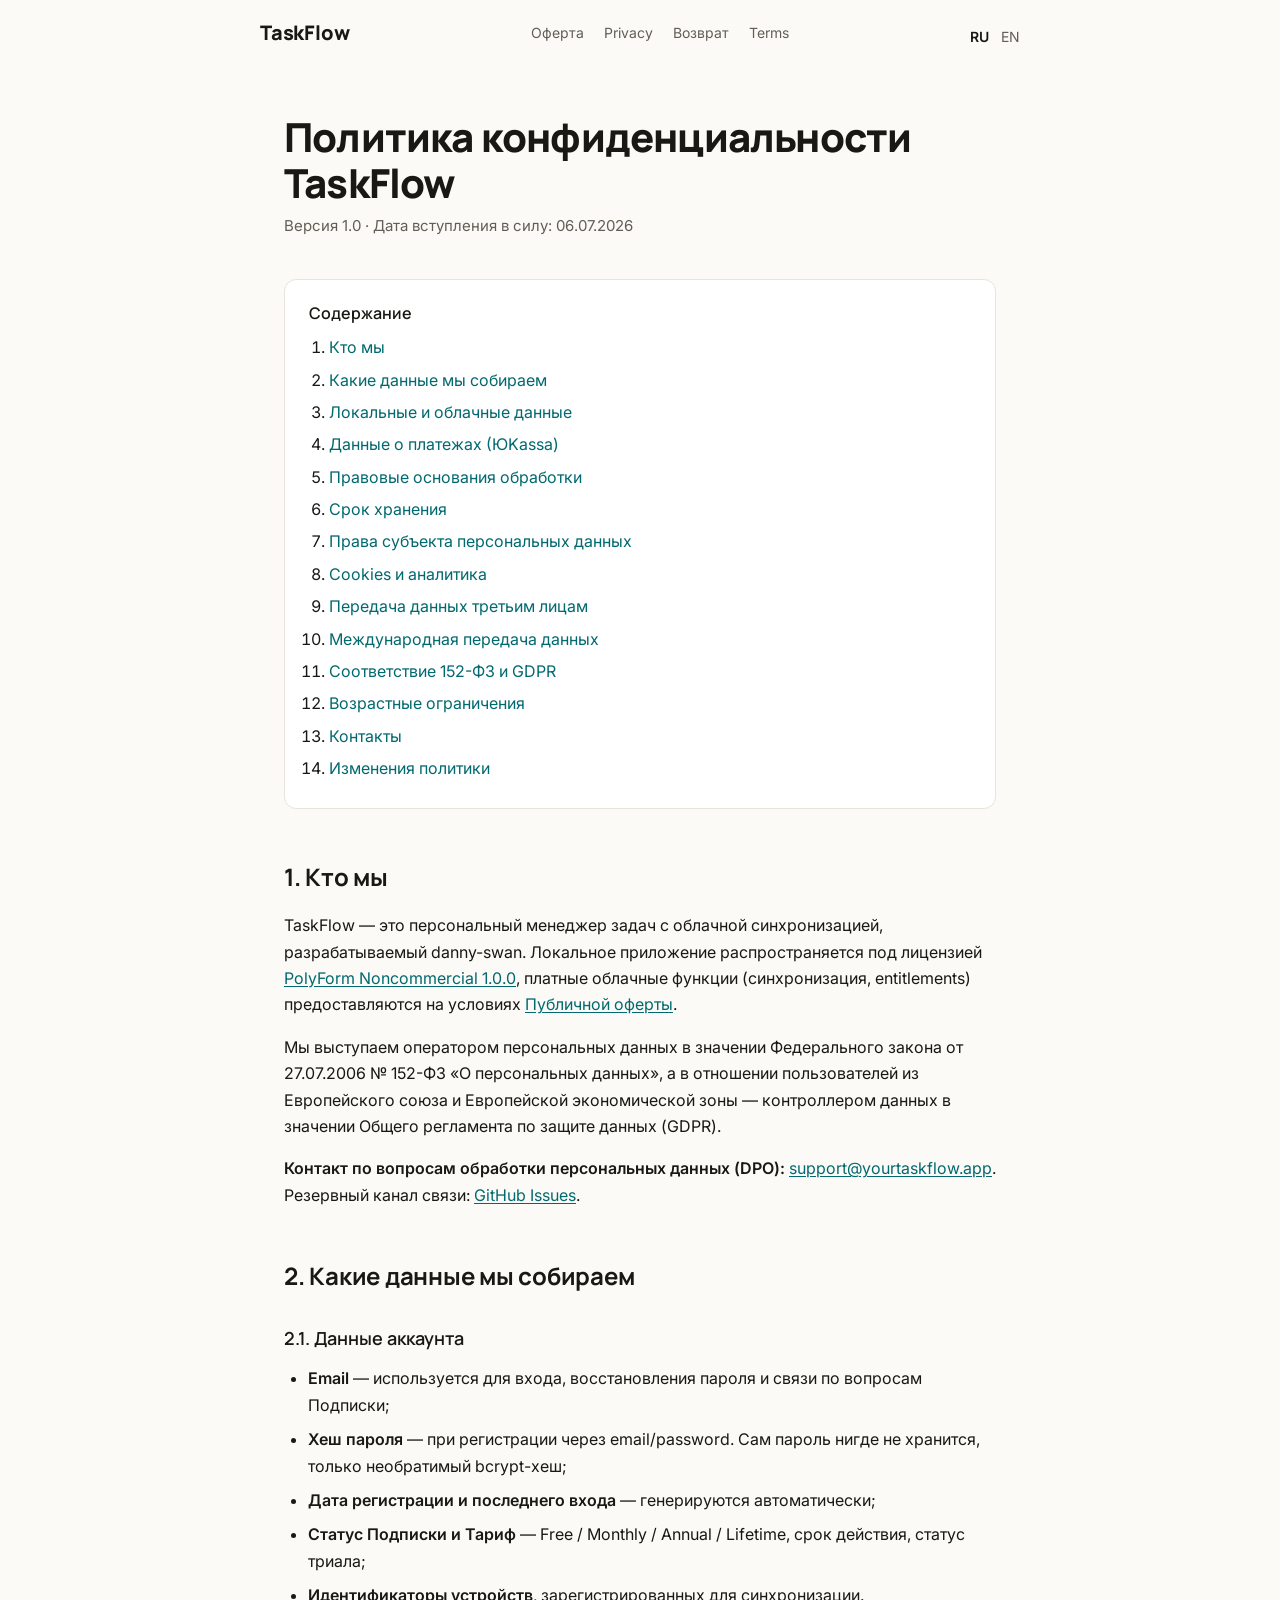
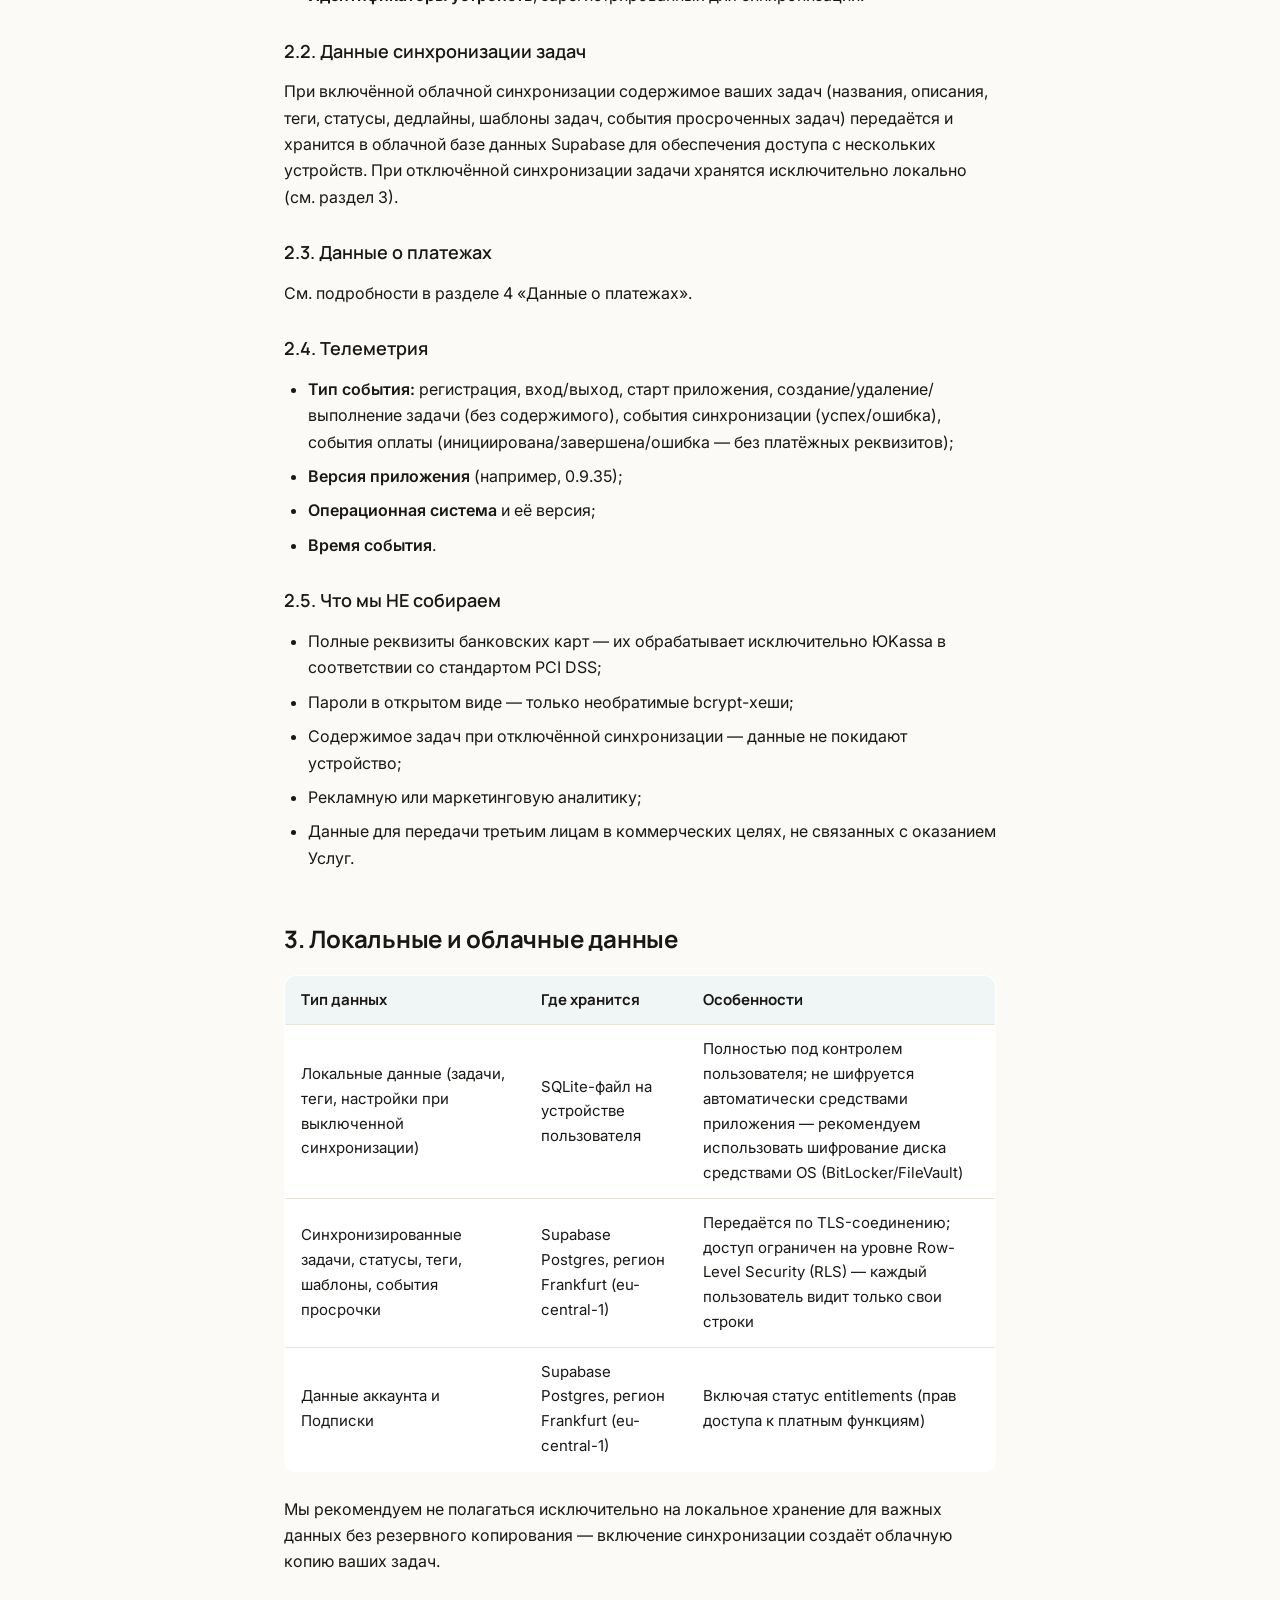
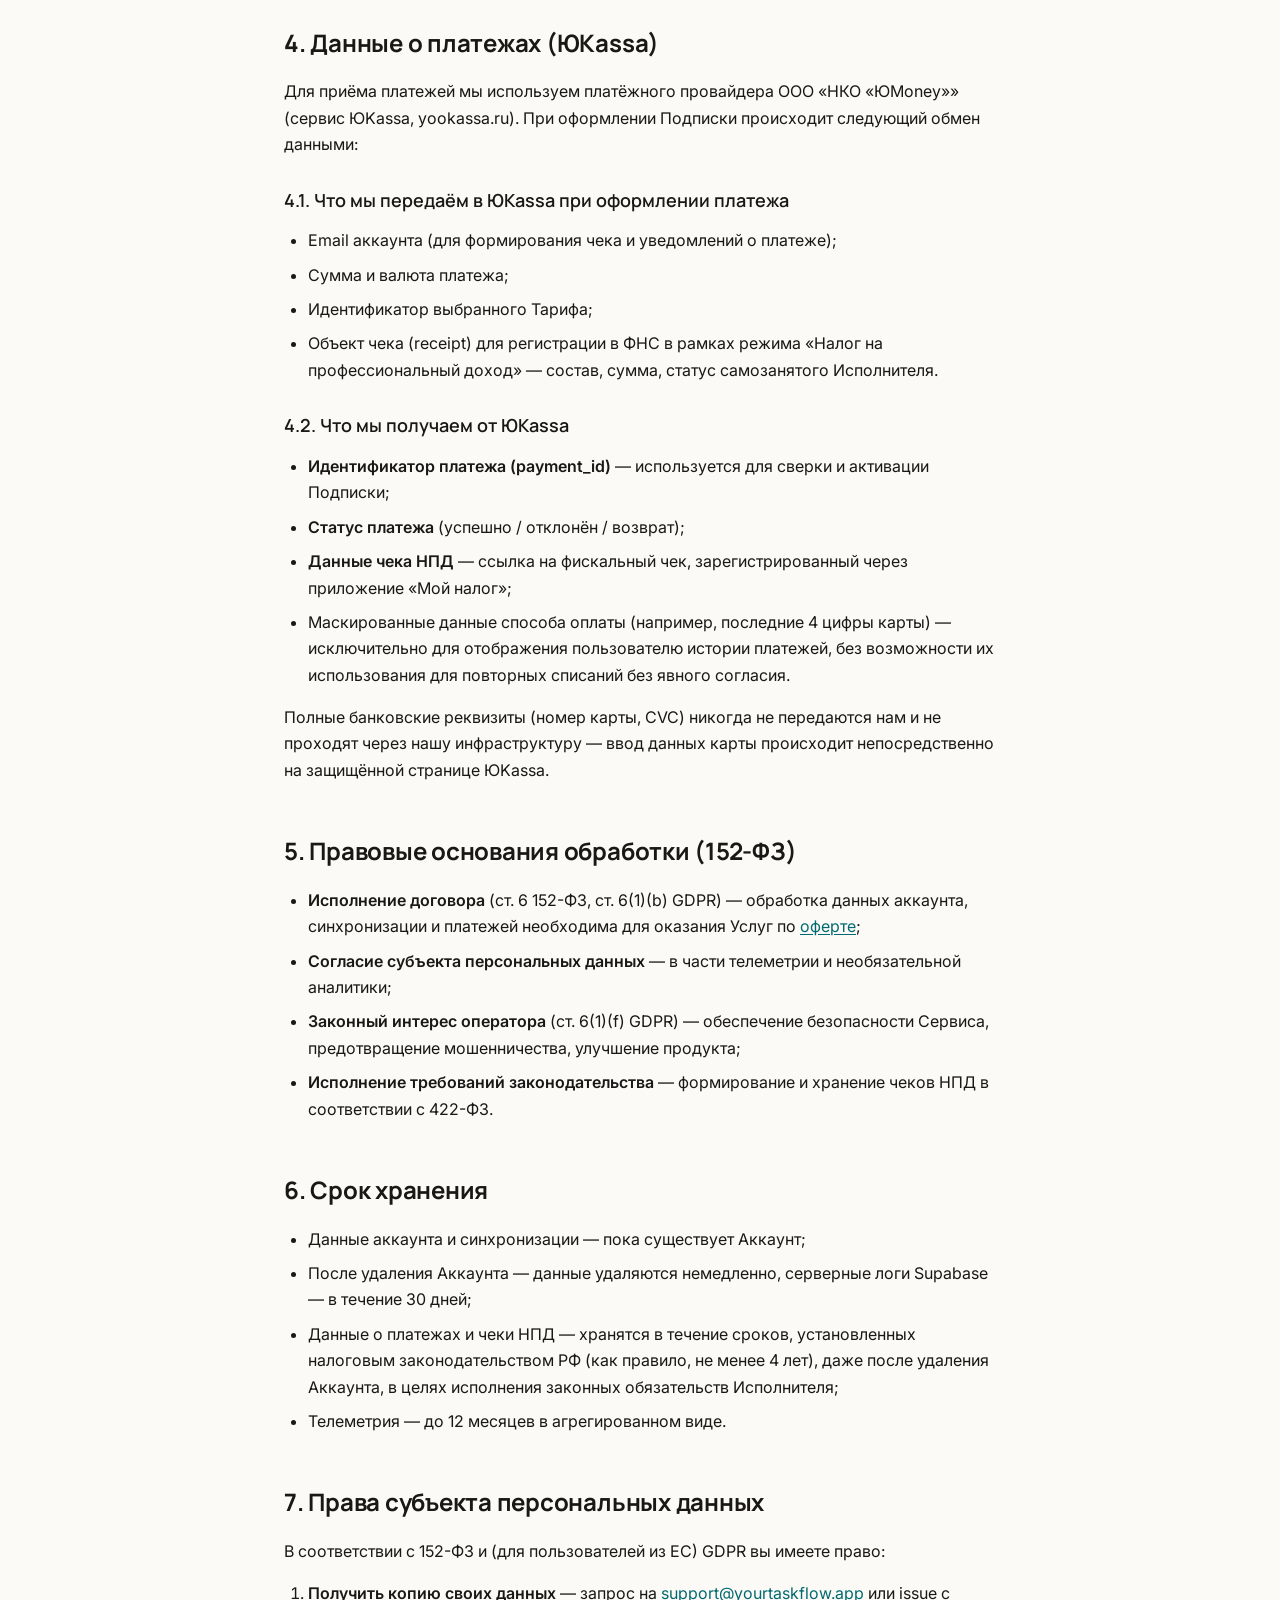
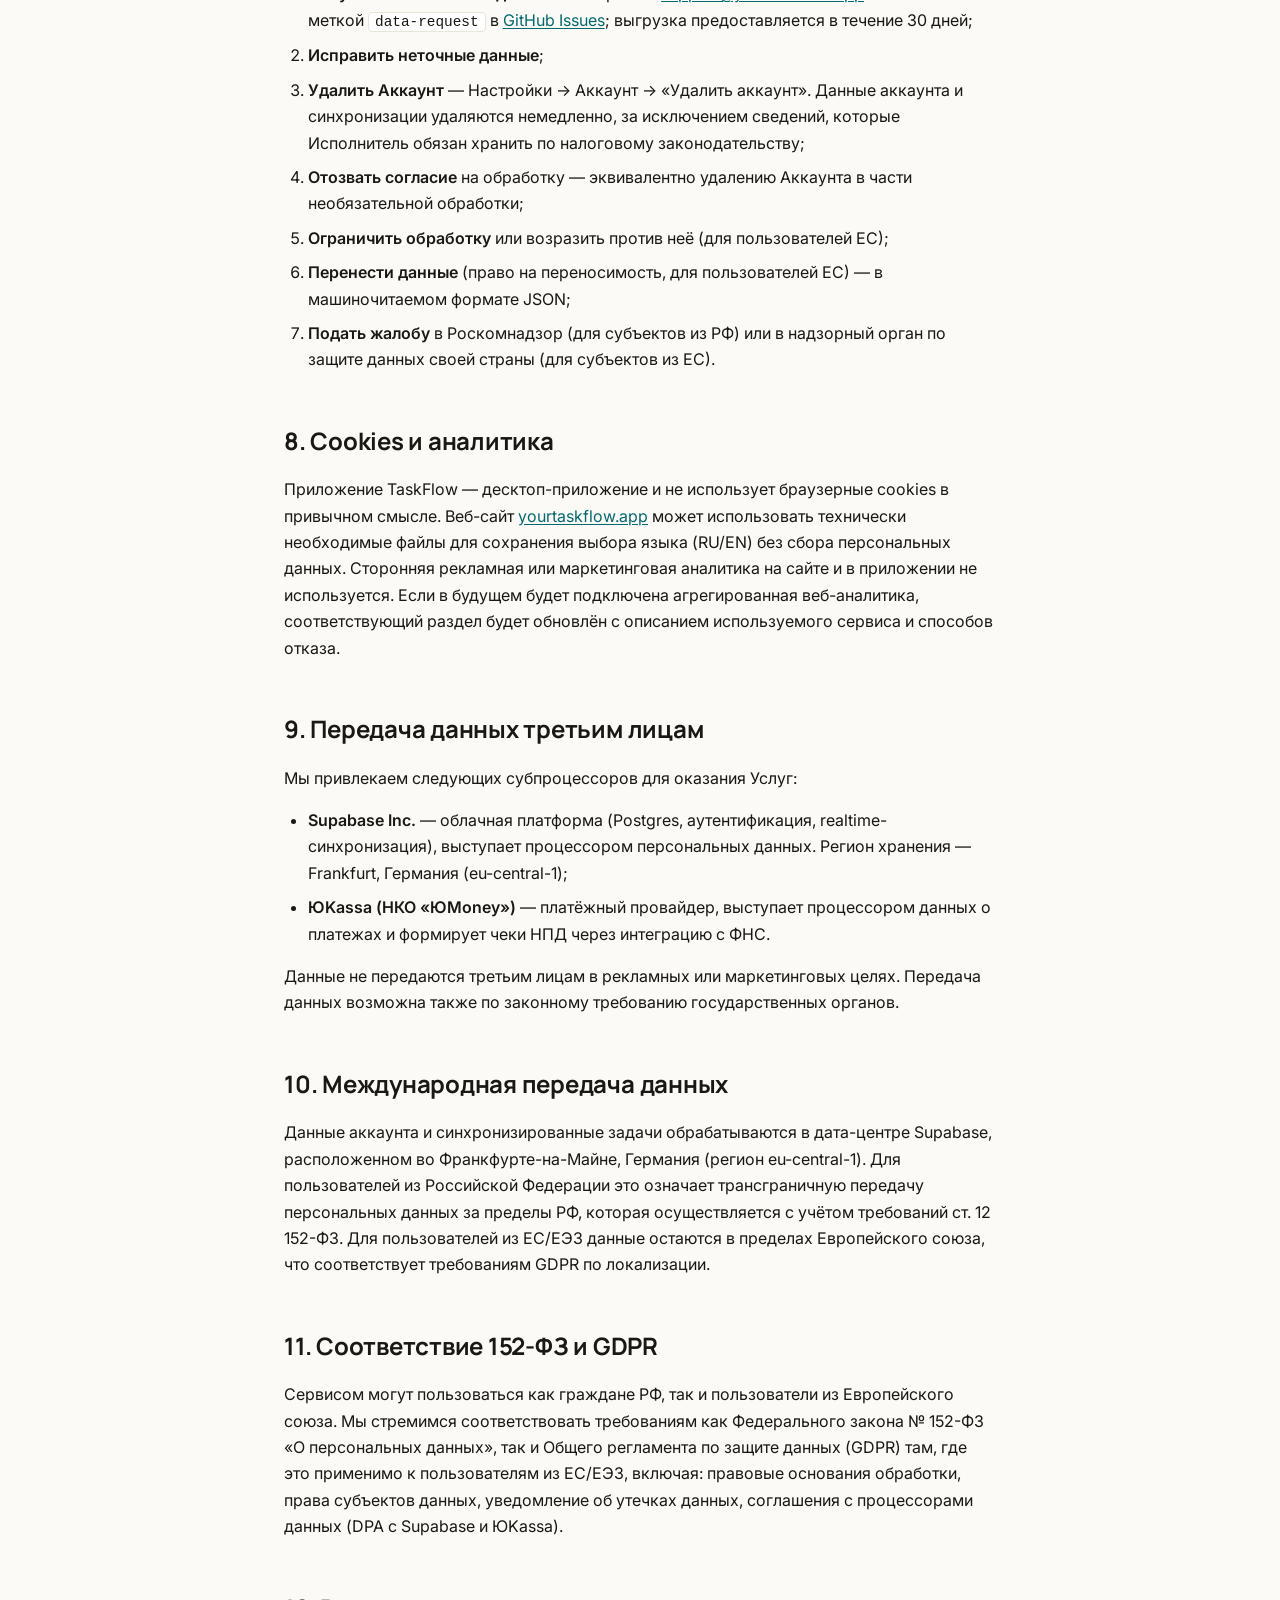
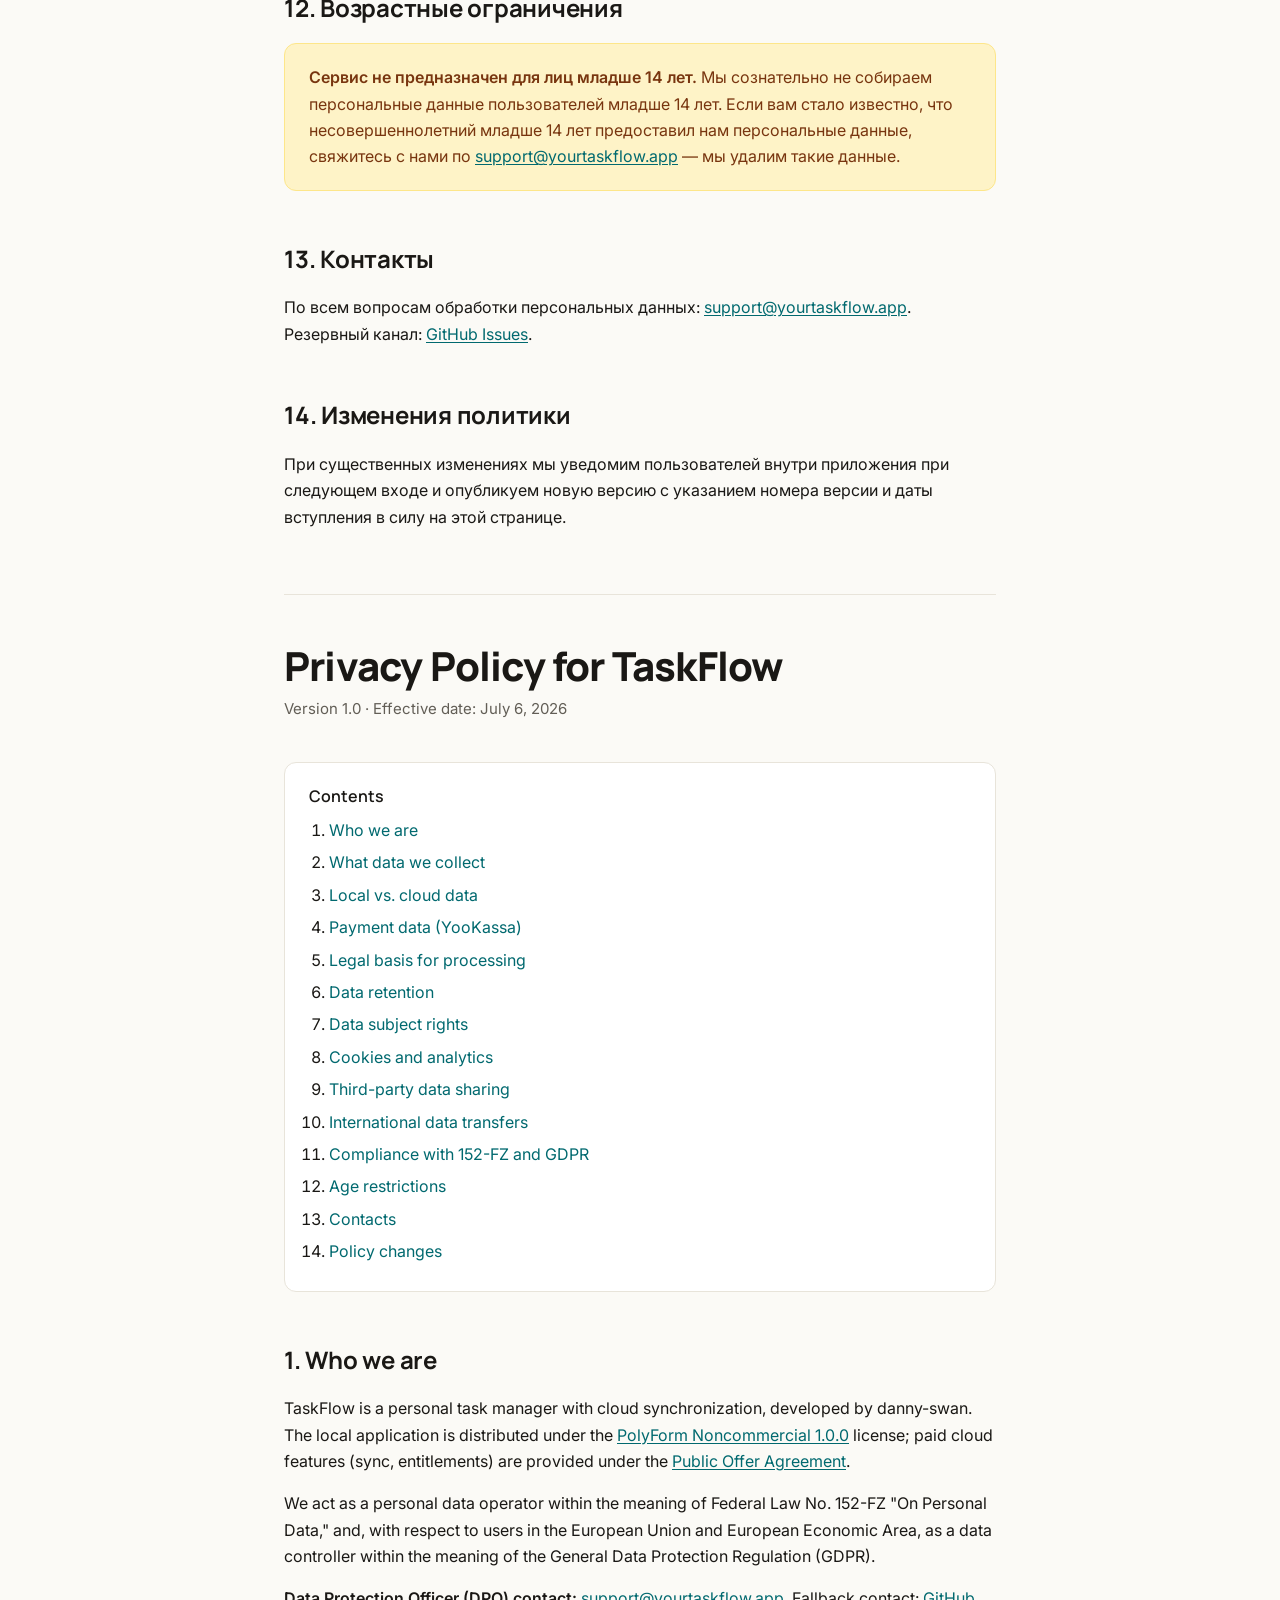
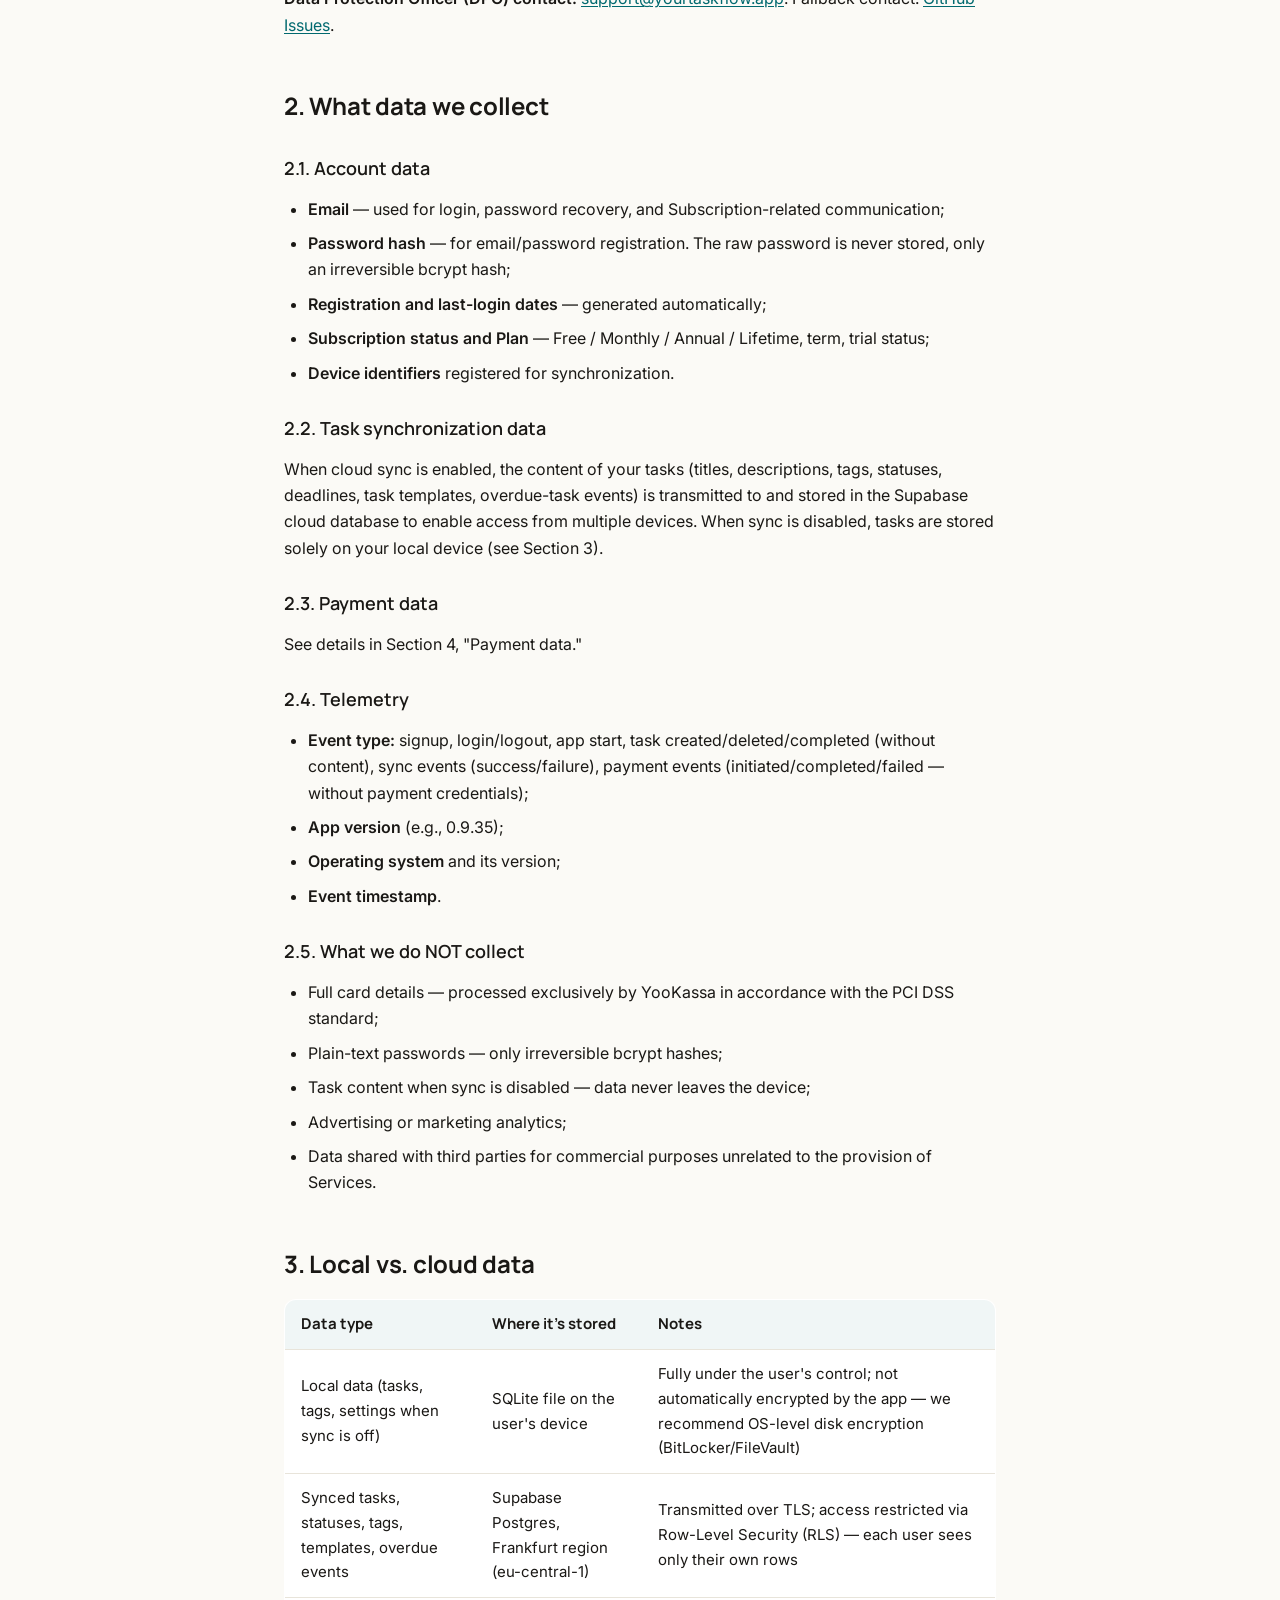
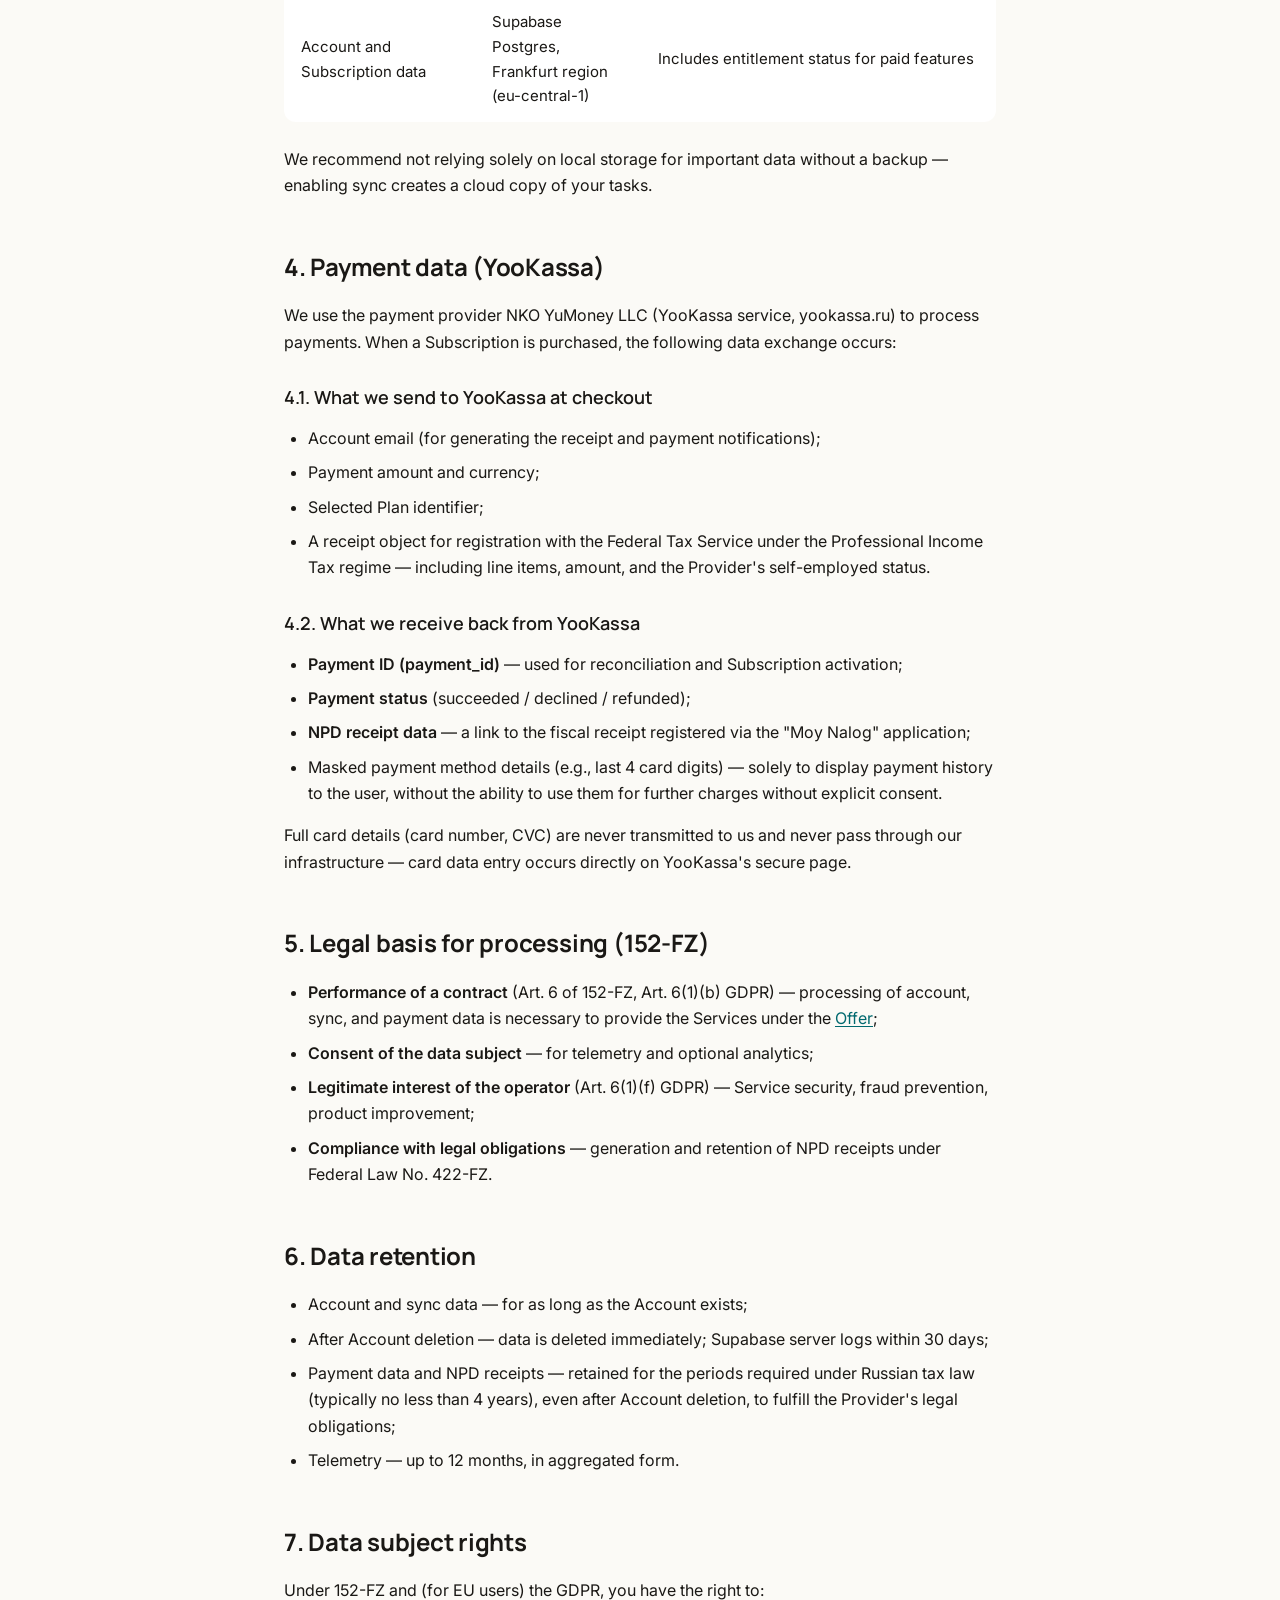
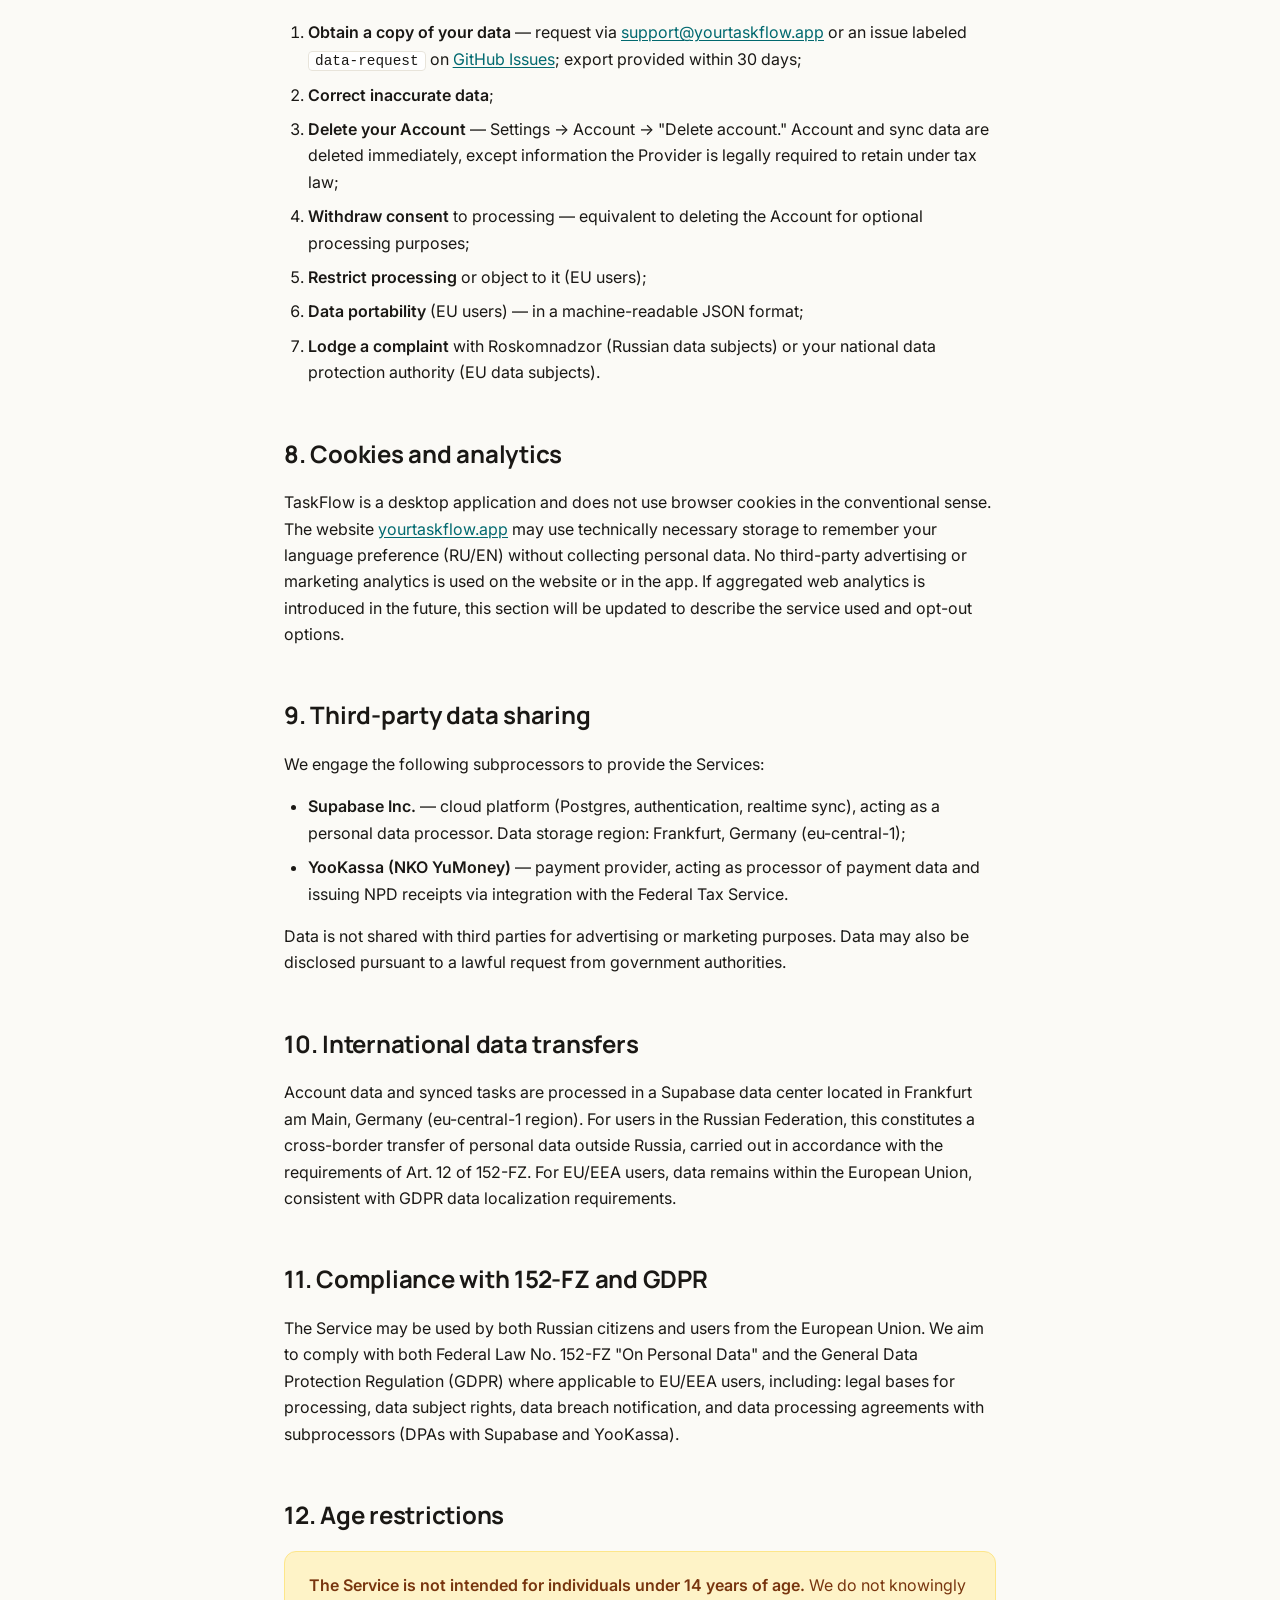
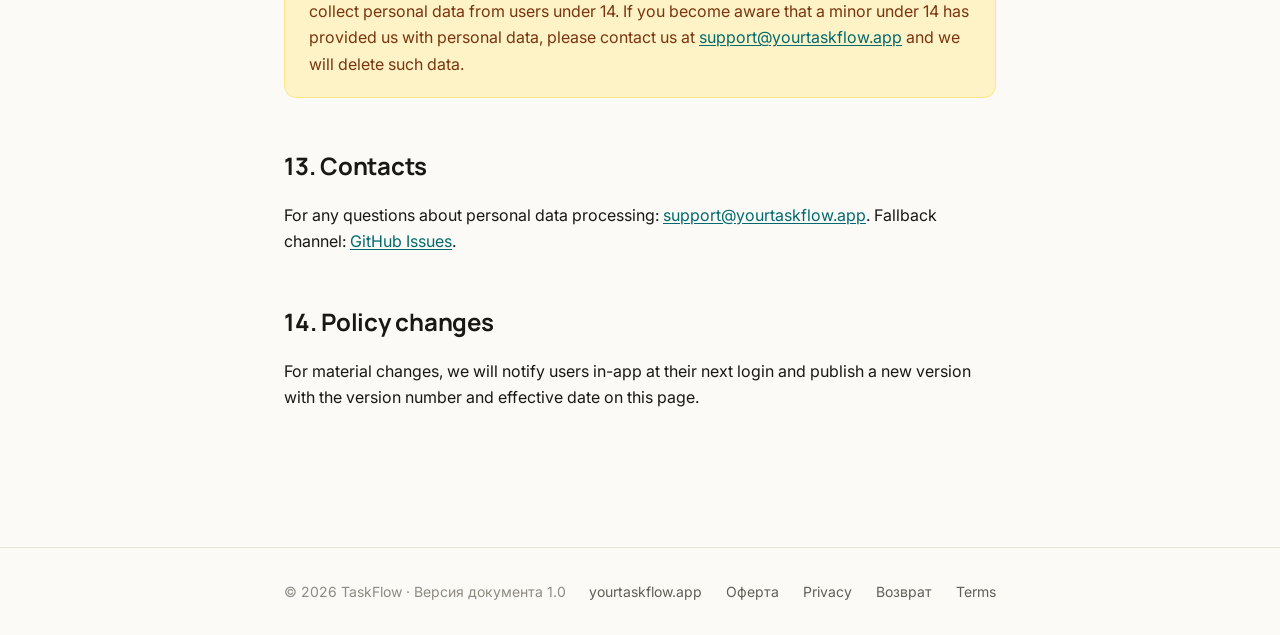
<file: legal/privacy.html>
<!DOCTYPE html>
<html lang="ru">
<head>
<meta charset="UTF-8" />
<meta name="viewport" content="width=device-width, initial-scale=1.0" />
<meta name="color-scheme" content="light" />
<title>Политика конфиденциальности — TaskFlow</title>
<meta name="description" content="Политика конфиденциальности TaskFlow — какие данные мы собираем (аккаунт, синхронизация, платежи), как храним и защищаем, ваши права по 152-ФЗ и GDPR." />

<link rel="preconnect" href="https://fonts.googleapis.com" />
<link rel="preconnect" href="https://fonts.gstatic.com" crossorigin />
<link href="https://fonts.googleapis.com/css2?family=Inter:wght@400;500;600&family=Manrope:wght@600;700;800&display=swap" rel="stylesheet" />
<link rel="stylesheet" href="/legal/legal.css" />
</head>
<body>

<nav class="nav" id="nav">
  <div class="container nav-inner">
    <a href="/" class="nav-brand">TaskFlow</a>
    <div class="nav-links">
      <a href="/legal/offer.html">Оферта</a>
      <a href="/legal/privacy.html">Privacy</a>
      <a href="/legal/return.html">Возврат</a>
      <a href="/legal/terms.html">Terms</a>
    </div>
    <div class="lang-switch">
      <a href="#ru" class="active">RU</a>
      <a href="#en">EN</a>
    </div>
  </div>
</nav>

<main>
  <div class="container">

    <!-- RUSSIAN -->
    <section id="ru">
      <h1>Политика конфиденциальности TaskFlow</h1>
      <p class="effective-date">Версия 1.0 · Дата вступления в силу: 06.07.2026</p>

      <div class="toc">
        <p>Содержание</p>
        <ol>
          <li><a href="#ru-who">Кто мы</a></li>
          <li><a href="#ru-data">Какие данные мы собираем</a></li>
          <li><a href="#ru-local-cloud">Локальные и облачные данные</a></li>
          <li><a href="#ru-payments">Данные о платежах (ЮKassa)</a></li>
          <li><a href="#ru-basis">Правовые основания обработки</a></li>
          <li><a href="#ru-retention">Срок хранения</a></li>
          <li><a href="#ru-rights">Права субъекта персональных данных</a></li>
          <li><a href="#ru-cookies">Cookies и аналитика</a></li>
          <li><a href="#ru-thirdparty">Передача данных третьим лицам</a></li>
          <li><a href="#ru-intl">Международная передача данных</a></li>
          <li><a href="#ru-gdpr">Соответствие 152-ФЗ и GDPR</a></li>
          <li><a href="#ru-age">Возрастные ограничения</a></li>
          <li><a href="#ru-contacts">Контакты</a></li>
          <li><a href="#ru-changes">Изменения политики</a></li>
        </ol>
      </div>

      <h2 id="ru-who">1. Кто мы</h2>
      <p>TaskFlow — это персональный менеджер задач с облачной синхронизацией, разрабатываемый danny-swan. Локальное приложение распространяется под лицензией <a href="https://github.com/danny-swan/taskflow-app/blob/main/LICENSE" target="_blank" rel="noopener">PolyForm Noncommercial 1.0.0</a>, платные облачные функции (синхронизация, entitlements) предоставляются на условиях <a href="/legal/offer.html">Публичной оферты</a>.</p>
      <p>Мы выступаем оператором персональных данных в значении Федерального закона от 27.07.2006 № 152-ФЗ «О персональных данных», а в отношении пользователей из Европейского союза и Европейской экономической зоны — контроллером данных в значении Общего регламента по защите данных (GDPR).</p>
      <p><strong>Контакт по вопросам обработки персональных данных (DPO):</strong> <a href="mailto:support@yourtaskflow.app">support@yourtaskflow.app</a>. Резервный канал связи: <a href="https://github.com/danny-swan/taskflow-app/issues" target="_blank" rel="noopener">GitHub Issues</a>.</p>

      <h2 id="ru-data">2. Какие данные мы собираем</h2>

      <h3>2.1. Данные аккаунта</h3>
      <ul>
        <li><strong>Email</strong> — используется для входа, восстановления пароля и связи по вопросам Подписки;</li>
        <li><strong>Хеш пароля</strong> — при регистрации через email/password. Сам пароль нигде не хранится, только необратимый bcrypt-хеш;</li>
        <li><strong>Дата регистрации и последнего входа</strong> — генерируются автоматически;</li>
        <li><strong>Статус Подписки и Тариф</strong> — Free / Monthly / Annual / Lifetime, срок действия, статус триала;</li>
        <li><strong>Идентификаторы устройств</strong>, зарегистрированных для синхронизации.</li>
      </ul>

      <h3>2.2. Данные синхронизации задач</h3>
      <p>При включённой облачной синхронизации содержимое ваших задач (названия, описания, теги, статусы, дедлайны, шаблоны задач, события просроченных задач) передаётся и хранится в облачной базе данных Supabase для обеспечения доступа с нескольких устройств. При отключённой синхронизации задачи хранятся исключительно локально (см. раздел 3).</p>

      <h3>2.3. Данные о платежах</h3>
      <p>См. подробности в разделе 4 «Данные о платежах».</p>

      <h3>2.4. Телеметрия</h3>
      <ul>
        <li><strong>Тип события:</strong> регистрация, вход/выход, старт приложения, создание/удаление/выполнение задачи (без содержимого), события синхронизации (успех/ошибка), события оплаты (инициирована/завершена/ошибка — без платёжных реквизитов);</li>
        <li><strong>Версия приложения</strong> (например, 0.9.35);</li>
        <li><strong>Операционная система</strong> и её версия;</li>
        <li><strong>Время события</strong>.</li>
      </ul>

      <h3>2.5. Что мы НЕ собираем</h3>
      <ul>
        <li>Полные реквизиты банковских карт — их обрабатывает исключительно ЮKassa в соответствии со стандартом PCI DSS;</li>
        <li>Пароли в открытом виде — только необратимые bcrypt-хеши;</li>
        <li>Содержимое задач при отключённой синхронизации — данные не покидают устройство;</li>
        <li>Рекламную или маркетинговую аналитику;</li>
        <li>Данные для передачи третьим лицам в коммерческих целях, не связанных с оказанием Услуг.</li>
      </ul>

      <h2 id="ru-local-cloud">3. Локальные и облачные данные</h2>
      <table>
        <thead><tr><th>Тип данных</th><th>Где хранится</th><th>Особенности</th></tr></thead>
        <tbody>
          <tr><td>Локальные данные (задачи, теги, настройки при выключенной синхронизации)</td><td>SQLite-файл на устройстве пользователя</td><td>Полностью под контролем пользователя; не шифруется автоматически средствами приложения — рекомендуем использовать шифрование диска средствами ОS (BitLocker/FileVault)</td></tr>
          <tr><td>Синхронизированные задачи, статусы, теги, шаблоны, события просрочки</td><td>Supabase Postgres, регион Frankfurt (eu-central-1)</td><td>Передаётся по TLS-соединению; доступ ограничен на уровне Row-Level Security (RLS) — каждый пользователь видит только свои строки</td></tr>
          <tr><td>Данные аккаунта и Подписки</td><td>Supabase Postgres, регион Frankfurt (eu-central-1)</td><td>Включая статус entitlements (прав доступа к платным функциям)</td></tr>
        </tbody>
      </table>
      <p>Мы рекомендуем не полагаться исключительно на локальное хранение для важных данных без резервного копирования — включение синхронизации создаёт облачную копию ваших задач.</p>

      <h2 id="ru-payments">4. Данные о платежах (ЮKassa)</h2>
      <p>Для приёма платежей мы используем платёжного провайдера ООО «НКО «ЮMoney»» (сервис ЮKassa, yookassa.ru). При оформлении Подписки происходит следующий обмен данными:</p>
      <h3>4.1. Что мы передаём в ЮKassa при оформлении платежа</h3>
      <ul>
        <li>Email аккаунта (для формирования чека и уведомлений о платеже);</li>
        <li>Сумма и валюта платежа;</li>
        <li>Идентификатор выбранного Тарифа;</li>
        <li>Объект чека (receipt) для регистрации в ФНС в рамках режима «Налог на профессиональный доход» — состав, сумма, статус самозанятого Исполнителя.</li>
      </ul>
      <h3>4.2. Что мы получаем от ЮKassa</h3>
      <ul>
        <li><strong>Идентификатор платежа (payment_id)</strong> — используется для сверки и активации Подписки;</li>
        <li><strong>Статус платежа</strong> (успешно / отклонён / возврат);</li>
        <li><strong>Данные чека НПД</strong> — ссылка на фискальный чек, зарегистрированный через приложение «Мой налог»;</li>
        <li>Маскированные данные способа оплаты (например, последние 4 цифры карты) — исключительно для отображения пользователю истории платежей, без возможности их использования для повторных списаний без явного согласия.</li>
      </ul>
      <p>Полные банковские реквизиты (номер карты, CVC) никогда не передаются нам и не проходят через нашу инфраструктуру — ввод данных карты происходит непосредственно на защищённой странице ЮKassa.</p>

      <h2 id="ru-basis">5. Правовые основания обработки (152-ФЗ)</h2>
      <ul>
        <li><strong>Исполнение договора</strong> (ст. 6 152-ФЗ, ст. 6(1)(b) GDPR) — обработка данных аккаунта, синхронизации и платежей необходима для оказания Услуг по <a href="/legal/offer.html">оферте</a>;</li>
        <li><strong>Согласие субъекта персональных данных</strong> — в части телеметрии и необязательной аналитики;</li>
        <li><strong>Законный интерес оператора</strong> (ст. 6(1)(f) GDPR) — обеспечение безопасности Сервиса, предотвращение мошенничества, улучшение продукта;</li>
        <li><strong>Исполнение требований законодательства</strong> — формирование и хранение чеков НПД в соответствии с 422-ФЗ.</li>
      </ul>

      <h2 id="ru-retention">6. Срок хранения</h2>
      <ul>
        <li>Данные аккаунта и синхронизации — пока существует Аккаунт;</li>
        <li>После удаления Аккаунта — данные удаляются немедленно, серверные логи Supabase — в течение 30 дней;</li>
        <li>Данные о платежах и чеки НПД — хранятся в течение сроков, установленных налоговым законодательством РФ (как правило, не менее 4 лет), даже после удаления Аккаунта, в целях исполнения законных обязательств Исполнителя;</li>
        <li>Телеметрия — до 12 месяцев в агрегированном виде.</li>
      </ul>

      <h2 id="ru-rights">7. Права субъекта персональных данных</h2>
      <p>В соответствии с 152-ФЗ и (для пользователей из ЕС) GDPR вы имеете право:</p>
      <ol>
        <li><strong>Получить копию своих данных</strong> — запрос на <a href="mailto:support@yourtaskflow.app">support@yourtaskflow.app</a> или issue с меткой <code>data-request</code> в <a href="https://github.com/danny-swan/taskflow-app/issues" target="_blank" rel="noopener">GitHub Issues</a>; выгрузка предоставляется в течение 30 дней;</li>
        <li><strong>Исправить неточные данные</strong>;</li>
        <li><strong>Удалить Аккаунт</strong> — Настройки → Аккаунт → «Удалить аккаунт». Данные аккаунта и синхронизации удаляются немедленно, за исключением сведений, которые Исполнитель обязан хранить по налоговому законодательству;</li>
        <li><strong>Отозвать согласие</strong> на обработку — эквивалентно удалению Аккаунта в части необязательной обработки;</li>
        <li><strong>Ограничить обработку</strong> или возразить против неё (для пользователей ЕС);</li>
        <li><strong>Перенести данные</strong> (право на переносимость, для пользователей ЕС) — в машиночитаемом формате JSON;</li>
        <li><strong>Подать жалобу</strong> в Роскомнадзор (для субъектов из РФ) или в надзорный орган по защите данных своей страны (для субъектов из ЕС).</li>
      </ol>

      <h2 id="ru-cookies">8. Cookies и аналитика</h2>
      <p>Приложение TaskFlow — десктоп-приложение и не использует браузерные cookies в привычном смысле. Веб-сайт <a href="https://yourtaskflow.app" target="_blank" rel="noopener">yourtaskflow.app</a> может использовать технически необходимые файлы для сохранения выбора языка (RU/EN) без сбора персональных данных. Сторонняя рекламная или маркетинговая аналитика на сайте и в приложении не используется. Если в будущем будет подключена агрегированная веб-аналитика, соответствующий раздел будет обновлён с описанием используемого сервиса и способов отказа.</p>

      <h2 id="ru-thirdparty">9. Передача данных третьим лицам</h2>
      <p>Мы привлекаем следующих субпроцессоров для оказания Услуг:</p>
      <ul>
        <li><strong>Supabase Inc.</strong> — облачная платформа (Postgres, аутентификация, realtime-синхронизация), выступает процессором персональных данных. Регион хранения — Frankfurt, Германия (eu-central-1);</li>
        <li><strong>ЮKassa (НКО «ЮMoney»)</strong> — платёжный провайдер, выступает процессором данных о платежах и формирует чеки НПД через интеграцию с ФНС.</li>
      </ul>
      <p>Данные не передаются третьим лицам в рекламных или маркетинговых целях. Передача данных возможна также по законному требованию государственных органов.</p>

      <h2 id="ru-intl">10. Международная передача данных</h2>
      <p>Данные аккаунта и синхронизированные задачи обрабатываются в дата-центре Supabase, расположенном во Франкфурте-на-Майне, Германия (регион eu-central-1). Для пользователей из Российской Федерации это означает трансграничную передачу персональных данных за пределы РФ, которая осуществляется с учётом требований ст. 12 152-ФЗ. Для пользователей из ЕС/ЕЭЗ данные остаются в пределах Европейского союза, что соответствует требованиям GDPR по локализации.</p>

      <h2 id="ru-gdpr">11. Соответствие 152-ФЗ и GDPR</h2>
      <p>Сервисом могут пользоваться как граждане РФ, так и пользователи из Европейского союза. Мы стремимся соответствовать требованиям как Федерального закона № 152-ФЗ «О персональных данных», так и Общего регламента по защите данных (GDPR) там, где это применимо к пользователям из ЕС/ЕЭЗ, включая: правовые основания обработки, права субъектов данных, уведомление об утечках данных, соглашения с процессорами данных (DPA с Supabase и ЮKassa).</p>

      <h2 id="ru-age">12. Возрастные ограничения</h2>
      <div class="callout warn">
        <p><strong>Сервис не предназначен для лиц младше 14 лет.</strong> Мы сознательно не собираем персональные данные пользователей младше 14 лет. Если вам стало известно, что несовершеннолетний младше 14 лет предоставил нам персональные данные, свяжитесь с нами по <a href="mailto:support@yourtaskflow.app">support@yourtaskflow.app</a> — мы удалим такие данные.</p>
      </div>

      <h2 id="ru-contacts">13. Контакты</h2>
      <p>По всем вопросам обработки персональных данных: <a href="mailto:support@yourtaskflow.app">support@yourtaskflow.app</a>. Резервный канал: <a href="https://github.com/danny-swan/taskflow-app/issues" target="_blank" rel="noopener">GitHub Issues</a>.</p>

      <h2 id="ru-changes">14. Изменения политики</h2>
      <p>При существенных изменениях мы уведомим пользователей внутри приложения при следующем входе и опубликуем новую версию с указанием номера версии и даты вступления в силу на этой странице.</p>
    </section>

    <hr class="divider" />

    <!-- ENGLISH -->
    <section id="en">
      <h1>Privacy Policy for TaskFlow</h1>
      <p class="effective-date">Version 1.0 · Effective date: July 6, 2026</p>

      <div class="toc">
        <p>Contents</p>
        <ol>
          <li><a href="#en-who">Who we are</a></li>
          <li><a href="#en-data">What data we collect</a></li>
          <li><a href="#en-local-cloud">Local vs. cloud data</a></li>
          <li><a href="#en-payments">Payment data (YooKassa)</a></li>
          <li><a href="#en-basis">Legal basis for processing</a></li>
          <li><a href="#en-retention">Data retention</a></li>
          <li><a href="#en-rights">Data subject rights</a></li>
          <li><a href="#en-cookies">Cookies and analytics</a></li>
          <li><a href="#en-thirdparty">Third-party data sharing</a></li>
          <li><a href="#en-intl">International data transfers</a></li>
          <li><a href="#en-gdpr">Compliance with 152-FZ and GDPR</a></li>
          <li><a href="#en-age">Age restrictions</a></li>
          <li><a href="#en-contacts">Contacts</a></li>
          <li><a href="#en-changes">Policy changes</a></li>
        </ol>
      </div>

      <h2 id="en-who">1. Who we are</h2>
      <p>TaskFlow is a personal task manager with cloud synchronization, developed by danny-swan. The local application is distributed under the <a href="https://github.com/danny-swan/taskflow-app/blob/main/LICENSE" target="_blank" rel="noopener">PolyForm Noncommercial 1.0.0</a> license; paid cloud features (sync, entitlements) are provided under the <a href="/legal/offer.html">Public Offer Agreement</a>.</p>
      <p>We act as a personal data operator within the meaning of Federal Law No. 152-FZ "On Personal Data," and, with respect to users in the European Union and European Economic Area, as a data controller within the meaning of the General Data Protection Regulation (GDPR).</p>
      <p><strong>Data Protection Officer (DPO) contact:</strong> <a href="mailto:support@yourtaskflow.app">support@yourtaskflow.app</a>. Fallback contact: <a href="https://github.com/danny-swan/taskflow-app/issues" target="_blank" rel="noopener">GitHub Issues</a>.</p>

      <h2 id="en-data">2. What data we collect</h2>

      <h3>2.1. Account data</h3>
      <ul>
        <li><strong>Email</strong> — used for login, password recovery, and Subscription-related communication;</li>
        <li><strong>Password hash</strong> — for email/password registration. The raw password is never stored, only an irreversible bcrypt hash;</li>
        <li><strong>Registration and last-login dates</strong> — generated automatically;</li>
        <li><strong>Subscription status and Plan</strong> — Free / Monthly / Annual / Lifetime, term, trial status;</li>
        <li><strong>Device identifiers</strong> registered for synchronization.</li>
      </ul>

      <h3>2.2. Task synchronization data</h3>
      <p>When cloud sync is enabled, the content of your tasks (titles, descriptions, tags, statuses, deadlines, task templates, overdue-task events) is transmitted to and stored in the Supabase cloud database to enable access from multiple devices. When sync is disabled, tasks are stored solely on your local device (see Section 3).</p>

      <h3>2.3. Payment data</h3>
      <p>See details in Section 4, "Payment data."</p>

      <h3>2.4. Telemetry</h3>
      <ul>
        <li><strong>Event type:</strong> signup, login/logout, app start, task created/deleted/completed (without content), sync events (success/failure), payment events (initiated/completed/failed — without payment credentials);</li>
        <li><strong>App version</strong> (e.g., 0.9.35);</li>
        <li><strong>Operating system</strong> and its version;</li>
        <li><strong>Event timestamp</strong>.</li>
      </ul>

      <h3>2.5. What we do NOT collect</h3>
      <ul>
        <li>Full card details — processed exclusively by YooKassa in accordance with the PCI DSS standard;</li>
        <li>Plain-text passwords — only irreversible bcrypt hashes;</li>
        <li>Task content when sync is disabled — data never leaves the device;</li>
        <li>Advertising or marketing analytics;</li>
        <li>Data shared with third parties for commercial purposes unrelated to the provision of Services.</li>
      </ul>

      <h2 id="en-local-cloud">3. Local vs. cloud data</h2>
      <table>
        <thead><tr><th>Data type</th><th>Where it's stored</th><th>Notes</th></tr></thead>
        <tbody>
          <tr><td>Local data (tasks, tags, settings when sync is off)</td><td>SQLite file on the user's device</td><td>Fully under the user's control; not automatically encrypted by the app — we recommend OS-level disk encryption (BitLocker/FileVault)</td></tr>
          <tr><td>Synced tasks, statuses, tags, templates, overdue events</td><td>Supabase Postgres, Frankfurt region (eu-central-1)</td><td>Transmitted over TLS; access restricted via Row-Level Security (RLS) — each user sees only their own rows</td></tr>
          <tr><td>Account and Subscription data</td><td>Supabase Postgres, Frankfurt region (eu-central-1)</td><td>Includes entitlement status for paid features</td></tr>
        </tbody>
      </table>
      <p>We recommend not relying solely on local storage for important data without a backup — enabling sync creates a cloud copy of your tasks.</p>

      <h2 id="en-payments">4. Payment data (YooKassa)</h2>
      <p>We use the payment provider NKO YuMoney LLC (YooKassa service, yookassa.ru) to process payments. When a Subscription is purchased, the following data exchange occurs:</p>
      <h3>4.1. What we send to YooKassa at checkout</h3>
      <ul>
        <li>Account email (for generating the receipt and payment notifications);</li>
        <li>Payment amount and currency;</li>
        <li>Selected Plan identifier;</li>
        <li>A receipt object for registration with the Federal Tax Service under the Professional Income Tax regime — including line items, amount, and the Provider's self-employed status.</li>
      </ul>
      <h3>4.2. What we receive back from YooKassa</h3>
      <ul>
        <li><strong>Payment ID (payment_id)</strong> — used for reconciliation and Subscription activation;</li>
        <li><strong>Payment status</strong> (succeeded / declined / refunded);</li>
        <li><strong>NPD receipt data</strong> — a link to the fiscal receipt registered via the "Moy Nalog" application;</li>
        <li>Masked payment method details (e.g., last 4 card digits) — solely to display payment history to the user, without the ability to use them for further charges without explicit consent.</li>
      </ul>
      <p>Full card details (card number, CVC) are never transmitted to us and never pass through our infrastructure — card data entry occurs directly on YooKassa's secure page.</p>

      <h2 id="en-basis">5. Legal basis for processing (152-FZ)</h2>
      <ul>
        <li><strong>Performance of a contract</strong> (Art. 6 of 152-FZ, Art. 6(1)(b) GDPR) — processing of account, sync, and payment data is necessary to provide the Services under the <a href="/legal/offer.html">Offer</a>;</li>
        <li><strong>Consent of the data subject</strong> — for telemetry and optional analytics;</li>
        <li><strong>Legitimate interest of the operator</strong> (Art. 6(1)(f) GDPR) — Service security, fraud prevention, product improvement;</li>
        <li><strong>Compliance with legal obligations</strong> — generation and retention of NPD receipts under Federal Law No. 422-FZ.</li>
      </ul>

      <h2 id="en-retention">6. Data retention</h2>
      <ul>
        <li>Account and sync data — for as long as the Account exists;</li>
        <li>After Account deletion — data is deleted immediately; Supabase server logs within 30 days;</li>
        <li>Payment data and NPD receipts — retained for the periods required under Russian tax law (typically no less than 4 years), even after Account deletion, to fulfill the Provider's legal obligations;</li>
        <li>Telemetry — up to 12 months, in aggregated form.</li>
      </ul>

      <h2 id="en-rights">7. Data subject rights</h2>
      <p>Under 152-FZ and (for EU users) the GDPR, you have the right to:</p>
      <ol>
        <li><strong>Obtain a copy of your data</strong> — request via <a href="mailto:support@yourtaskflow.app">support@yourtaskflow.app</a> or an issue labeled <code>data-request</code> on <a href="https://github.com/danny-swan/taskflow-app/issues" target="_blank" rel="noopener">GitHub Issues</a>; export provided within 30 days;</li>
        <li><strong>Correct inaccurate data</strong>;</li>
        <li><strong>Delete your Account</strong> — Settings → Account → "Delete account." Account and sync data are deleted immediately, except information the Provider is legally required to retain under tax law;</li>
        <li><strong>Withdraw consent</strong> to processing — equivalent to deleting the Account for optional processing purposes;</li>
        <li><strong>Restrict processing</strong> or object to it (EU users);</li>
        <li><strong>Data portability</strong> (EU users) — in a machine-readable JSON format;</li>
        <li><strong>Lodge a complaint</strong> with Roskomnadzor (Russian data subjects) or your national data protection authority (EU data subjects).</li>
      </ol>

      <h2 id="en-cookies">8. Cookies and analytics</h2>
      <p>TaskFlow is a desktop application and does not use browser cookies in the conventional sense. The website <a href="https://yourtaskflow.app" target="_blank" rel="noopener">yourtaskflow.app</a> may use technically necessary storage to remember your language preference (RU/EN) without collecting personal data. No third-party advertising or marketing analytics is used on the website or in the app. If aggregated web analytics is introduced in the future, this section will be updated to describe the service used and opt-out options.</p>

      <h2 id="en-thirdparty">9. Third-party data sharing</h2>
      <p>We engage the following subprocessors to provide the Services:</p>
      <ul>
        <li><strong>Supabase Inc.</strong> — cloud platform (Postgres, authentication, realtime sync), acting as a personal data processor. Data storage region: Frankfurt, Germany (eu-central-1);</li>
        <li><strong>YooKassa (NKO YuMoney)</strong> — payment provider, acting as processor of payment data and issuing NPD receipts via integration with the Federal Tax Service.</li>
      </ul>
      <p>Data is not shared with third parties for advertising or marketing purposes. Data may also be disclosed pursuant to a lawful request from government authorities.</p>

      <h2 id="en-intl">10. International data transfers</h2>
      <p>Account data and synced tasks are processed in a Supabase data center located in Frankfurt am Main, Germany (eu-central-1 region). For users in the Russian Federation, this constitutes a cross-border transfer of personal data outside Russia, carried out in accordance with the requirements of Art. 12 of 152-FZ. For EU/EEA users, data remains within the European Union, consistent with GDPR data localization requirements.</p>

      <h2 id="en-gdpr">11. Compliance with 152-FZ and GDPR</h2>
      <p>The Service may be used by both Russian citizens and users from the European Union. We aim to comply with both Federal Law No. 152-FZ "On Personal Data" and the General Data Protection Regulation (GDPR) where applicable to EU/EEA users, including: legal bases for processing, data subject rights, data breach notification, and data processing agreements with subprocessors (DPAs with Supabase and YooKassa).</p>

      <h2 id="en-age">12. Age restrictions</h2>
      <div class="callout warn">
        <p><strong>The Service is not intended for individuals under 14 years of age.</strong> We do not knowingly collect personal data from users under 14. If you become aware that a minor under 14 has provided us with personal data, please contact us at <a href="mailto:support@yourtaskflow.app">support@yourtaskflow.app</a> and we will delete such data.</p>
      </div>

      <h2 id="en-contacts">13. Contacts</h2>
      <p>For any questions about personal data processing: <a href="mailto:support@yourtaskflow.app">support@yourtaskflow.app</a>. Fallback channel: <a href="https://github.com/danny-swan/taskflow-app/issues" target="_blank" rel="noopener">GitHub Issues</a>.</p>

      <h2 id="en-changes">14. Policy changes</h2>
      <p>For material changes, we will notify users in-app at their next login and publish a new version with the version number and effective date on this page.</p>
    </section>

  </div>
</main>

<footer class="footer">
  <div class="container footer-inner">
    <div>© 2026 TaskFlow · Версия документа 1.0</div>
    <div class="footer-links">
      <a href="https://yourtaskflow.app">yourtaskflow.app</a>
      <a href="/legal/offer.html">Оферта</a>
      <a href="/legal/privacy.html">Privacy</a>
      <a href="/legal/return.html">Возврат</a>
      <a href="/legal/terms.html">Terms</a>
    </div>
  </div>
</footer>

<script>
const nav = document.getElementById('nav');
const onScroll = () => {
  if (window.scrollY > 8) nav.classList.add('scrolled');
  else nav.classList.remove('scrolled');
};
window.addEventListener('scroll', onScroll, { passive: true });
onScroll();

const langLinks = document.querySelectorAll('.lang-switch a');
const setActive = (hash) => {
  langLinks.forEach(a => {
    if (a.getAttribute('href') === hash) a.classList.add('active');
    else a.classList.remove('active');
  });
};
langLinks.forEach(a => a.addEventListener('click', (e) => setActive(a.getAttribute('href'))));
if (window.location.hash === '#en') setActive('#en');
</script>

</body>
</html>
</file>
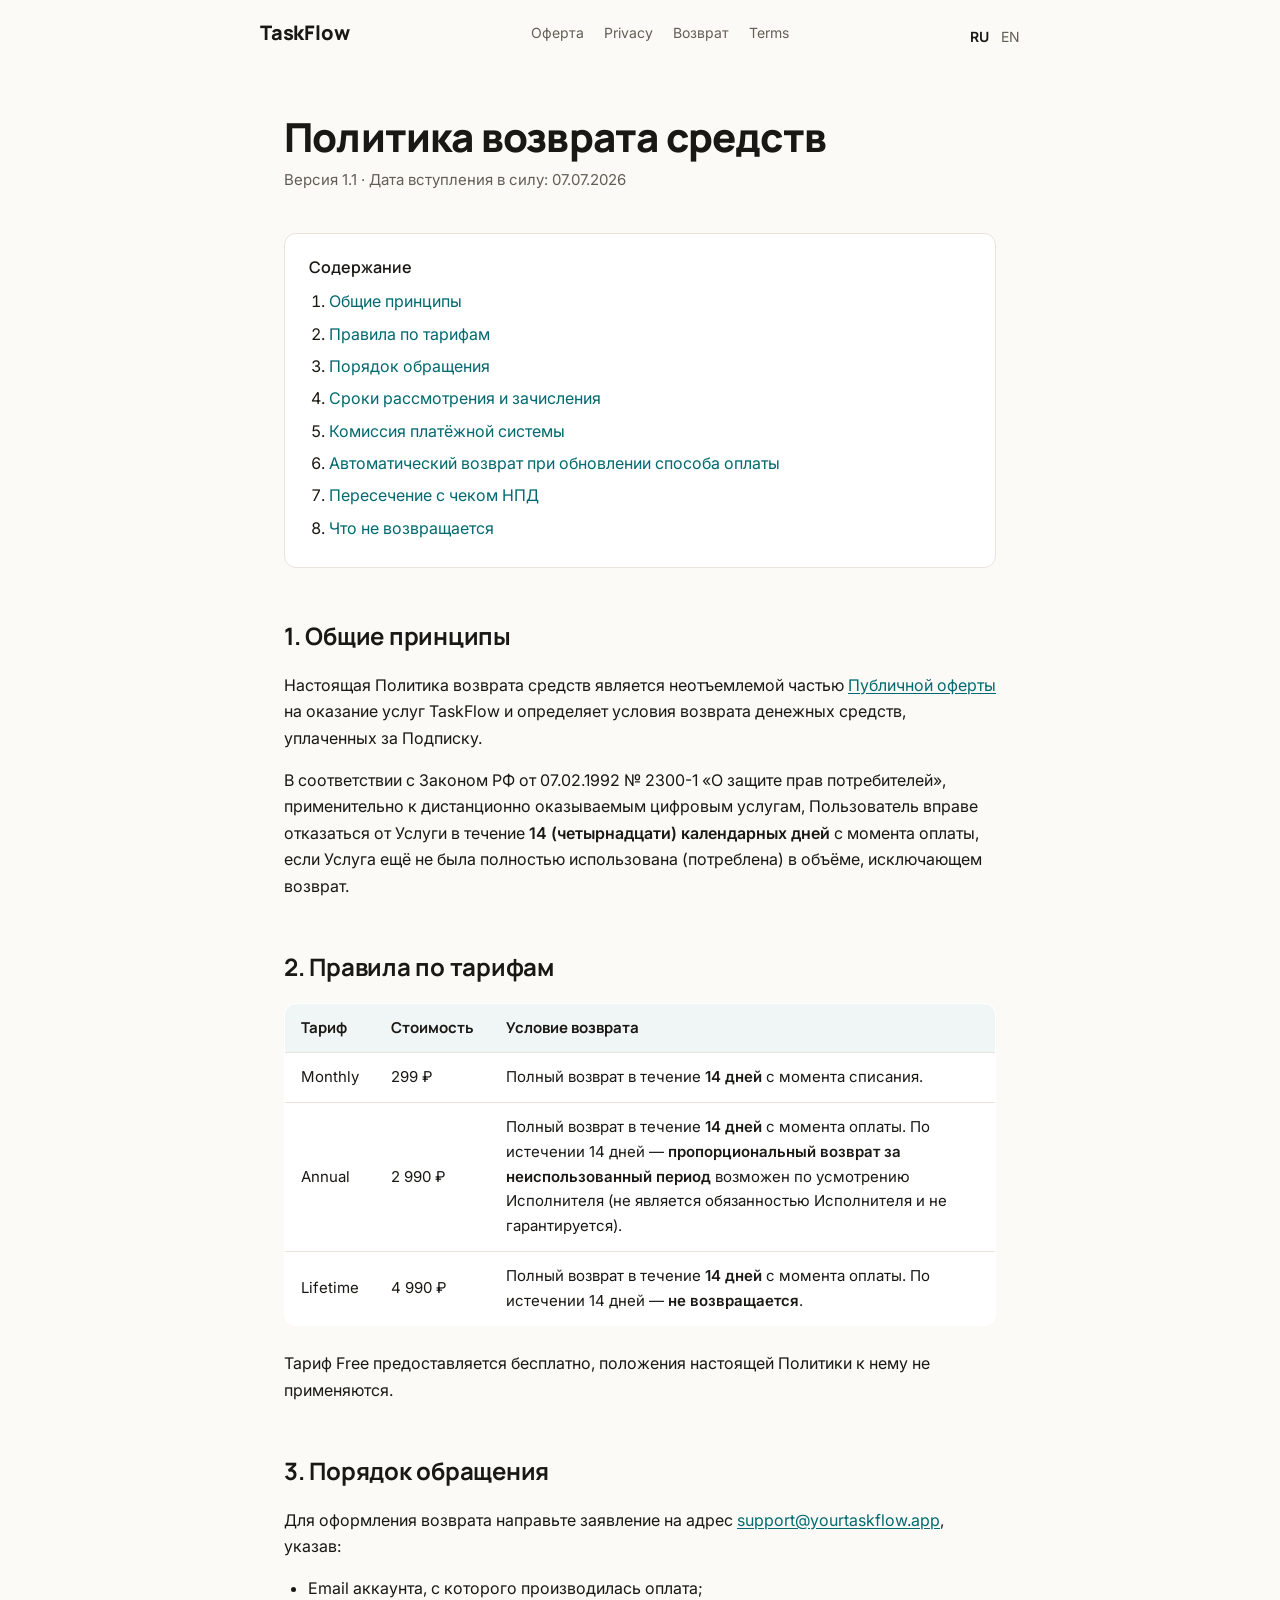
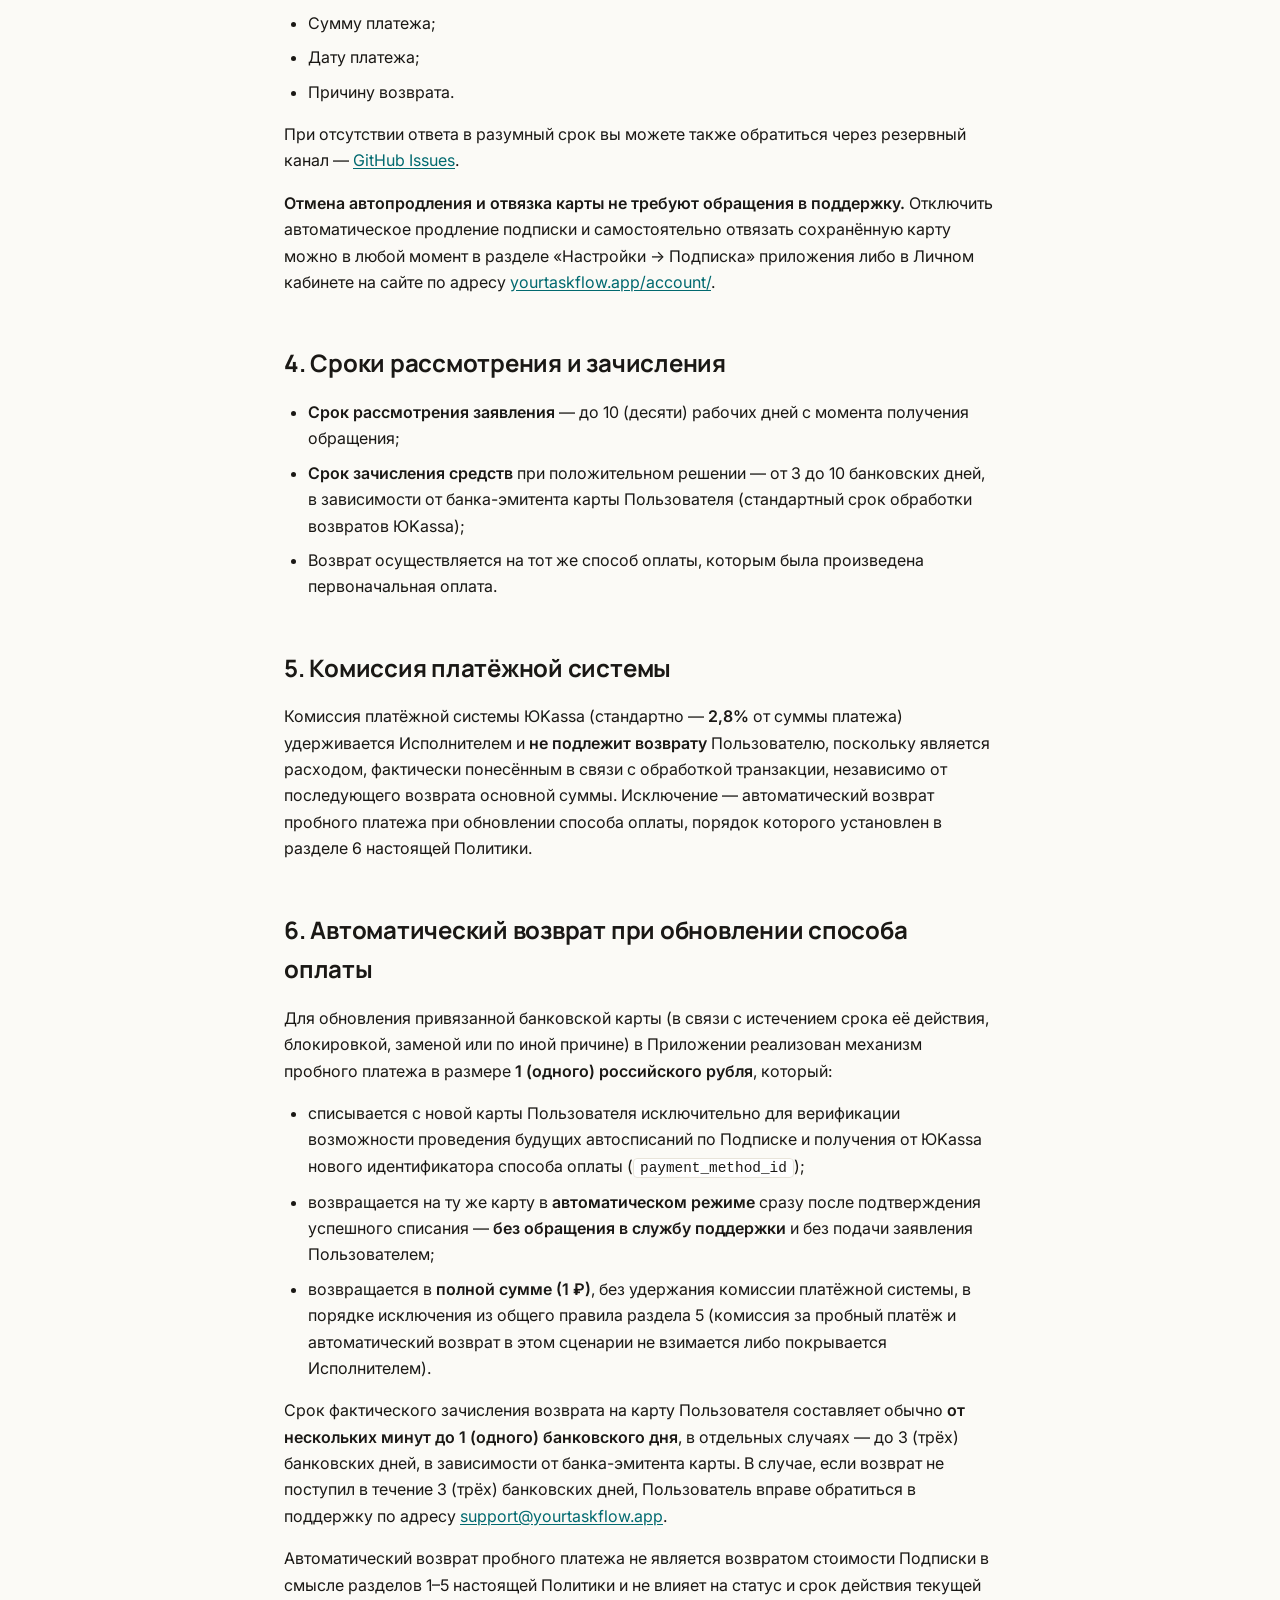
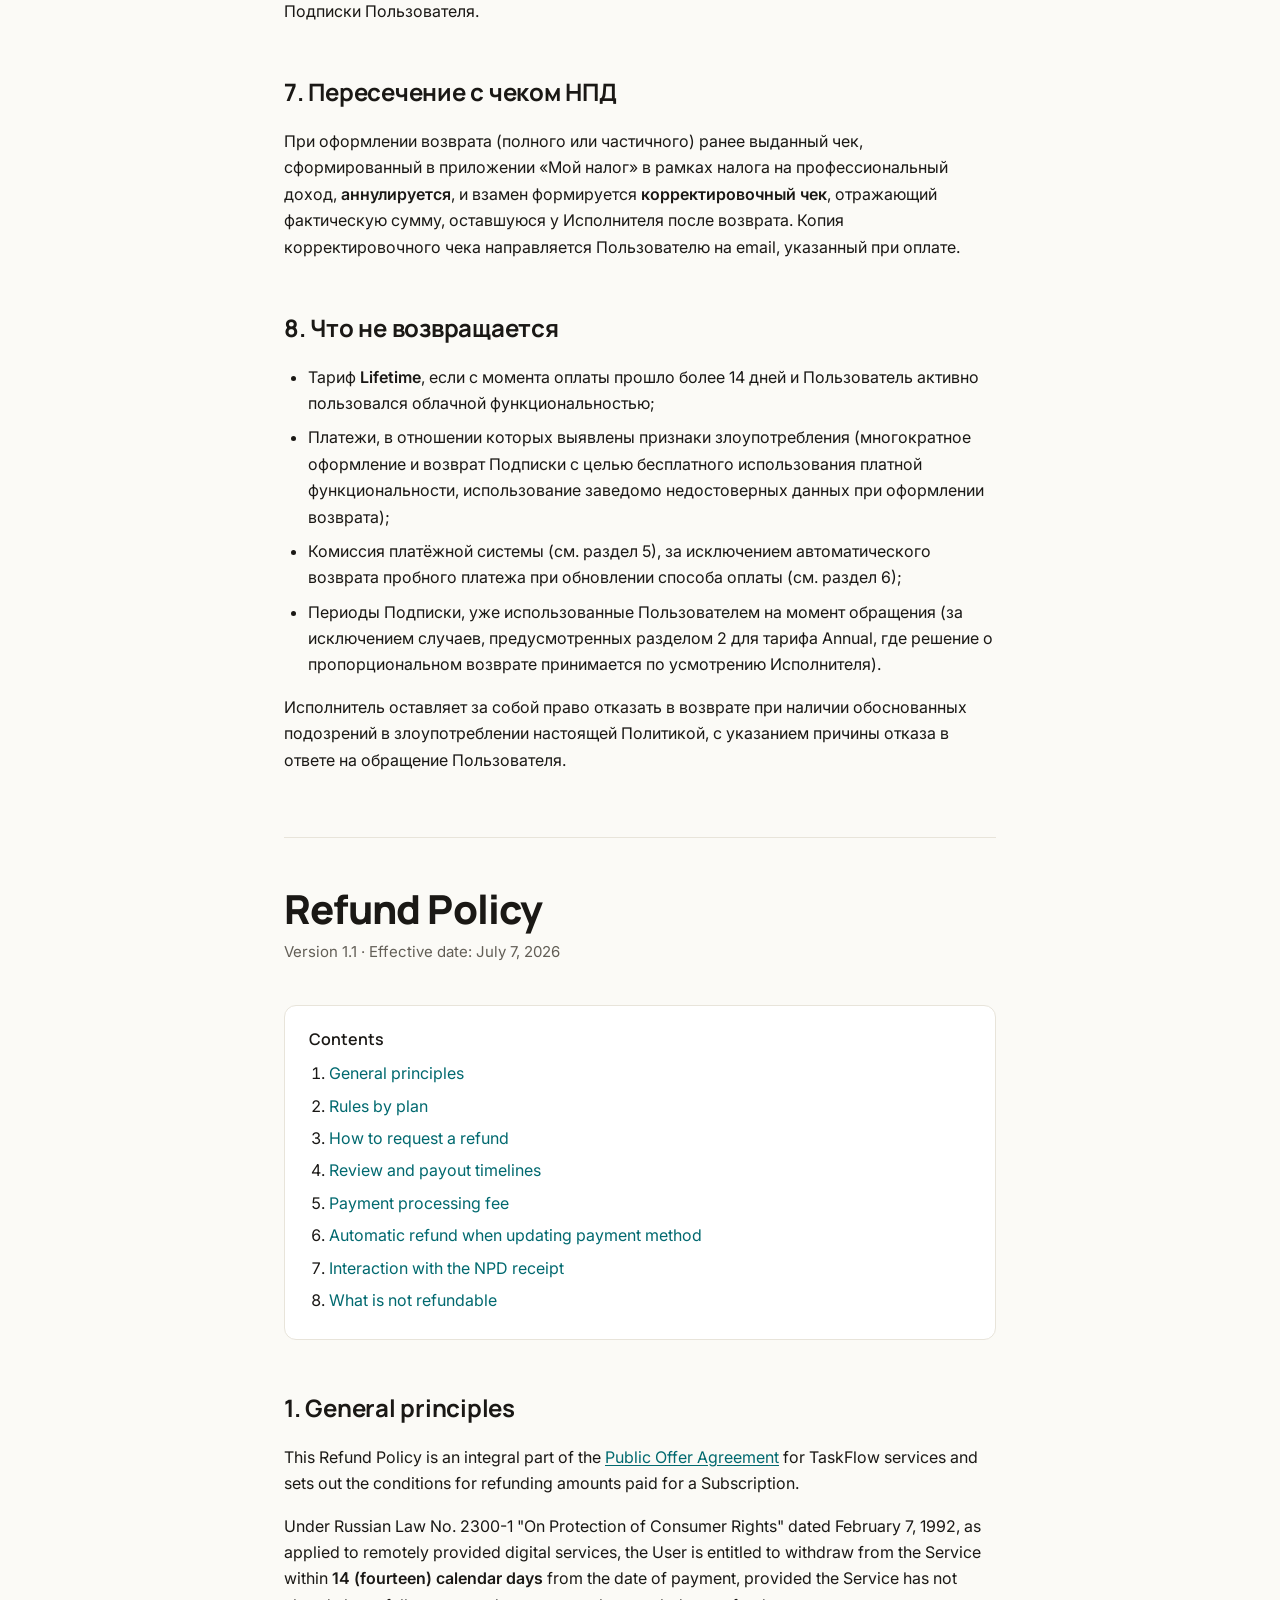
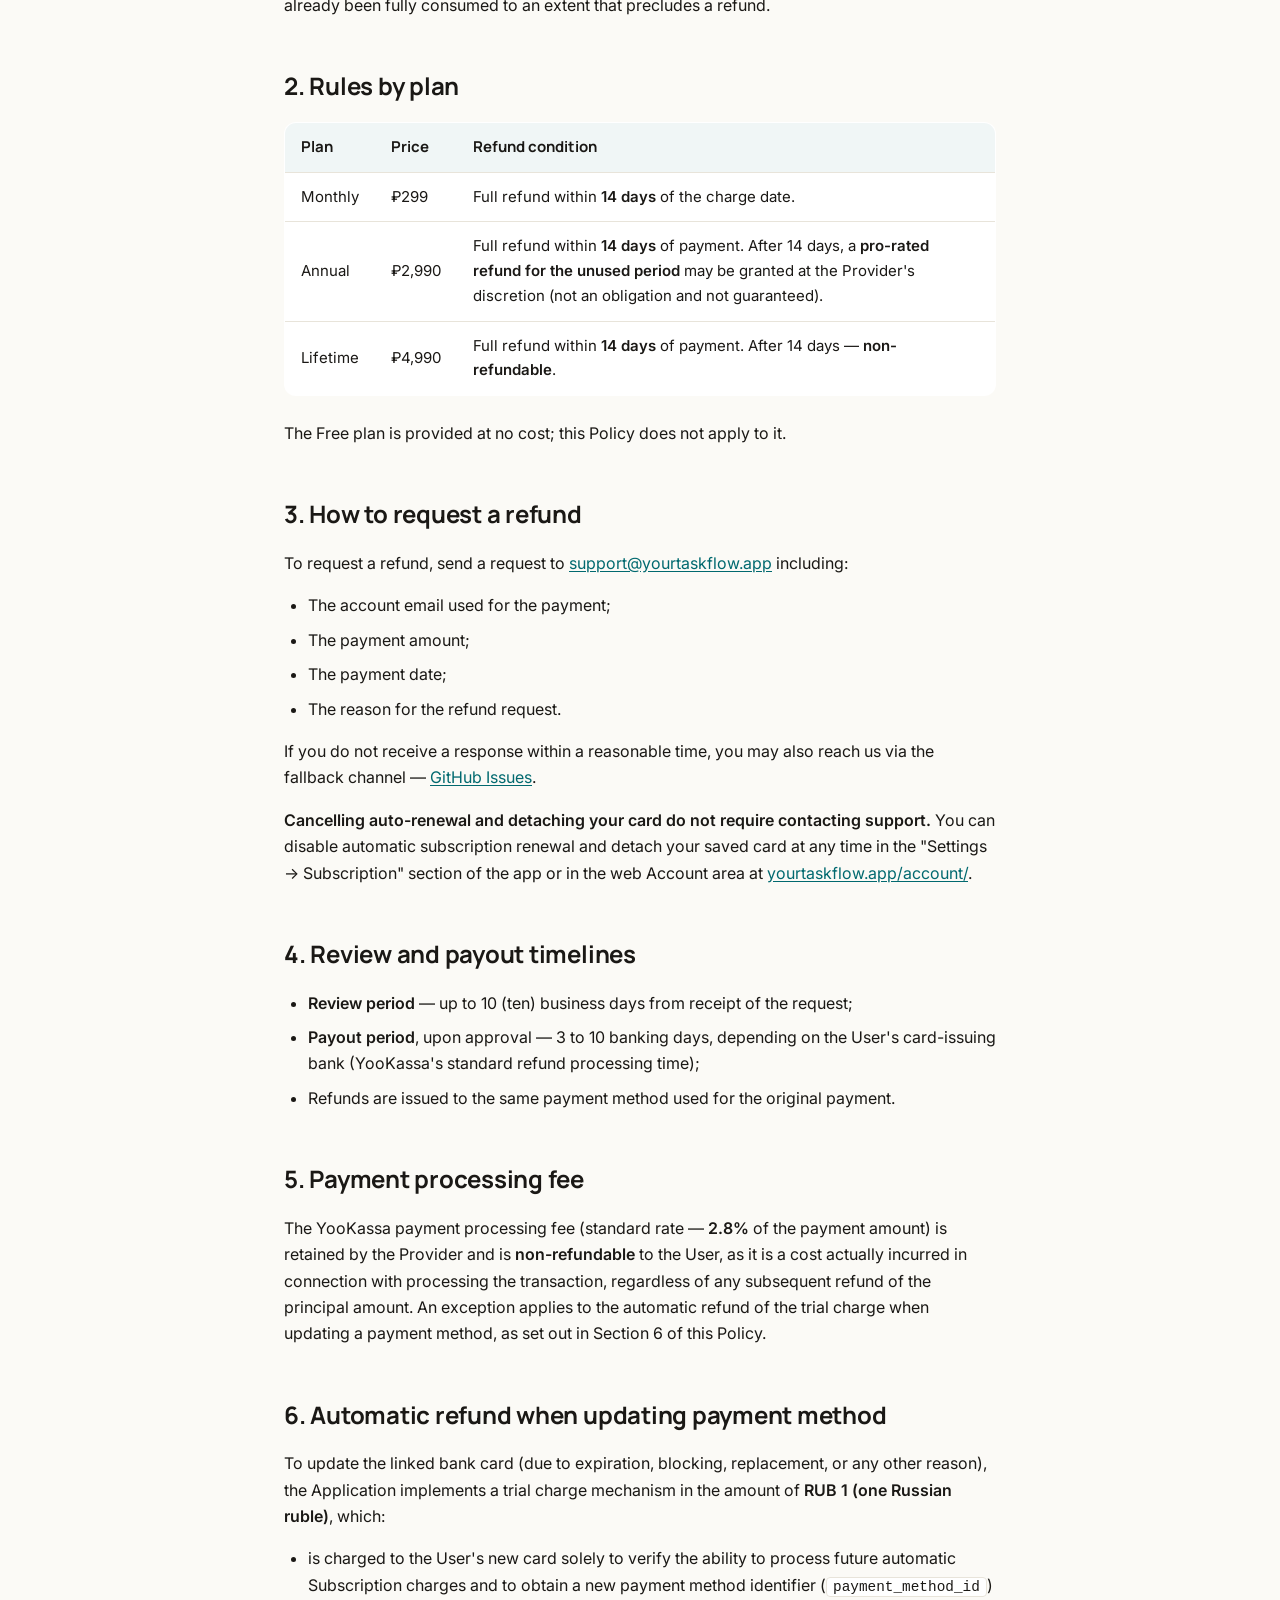
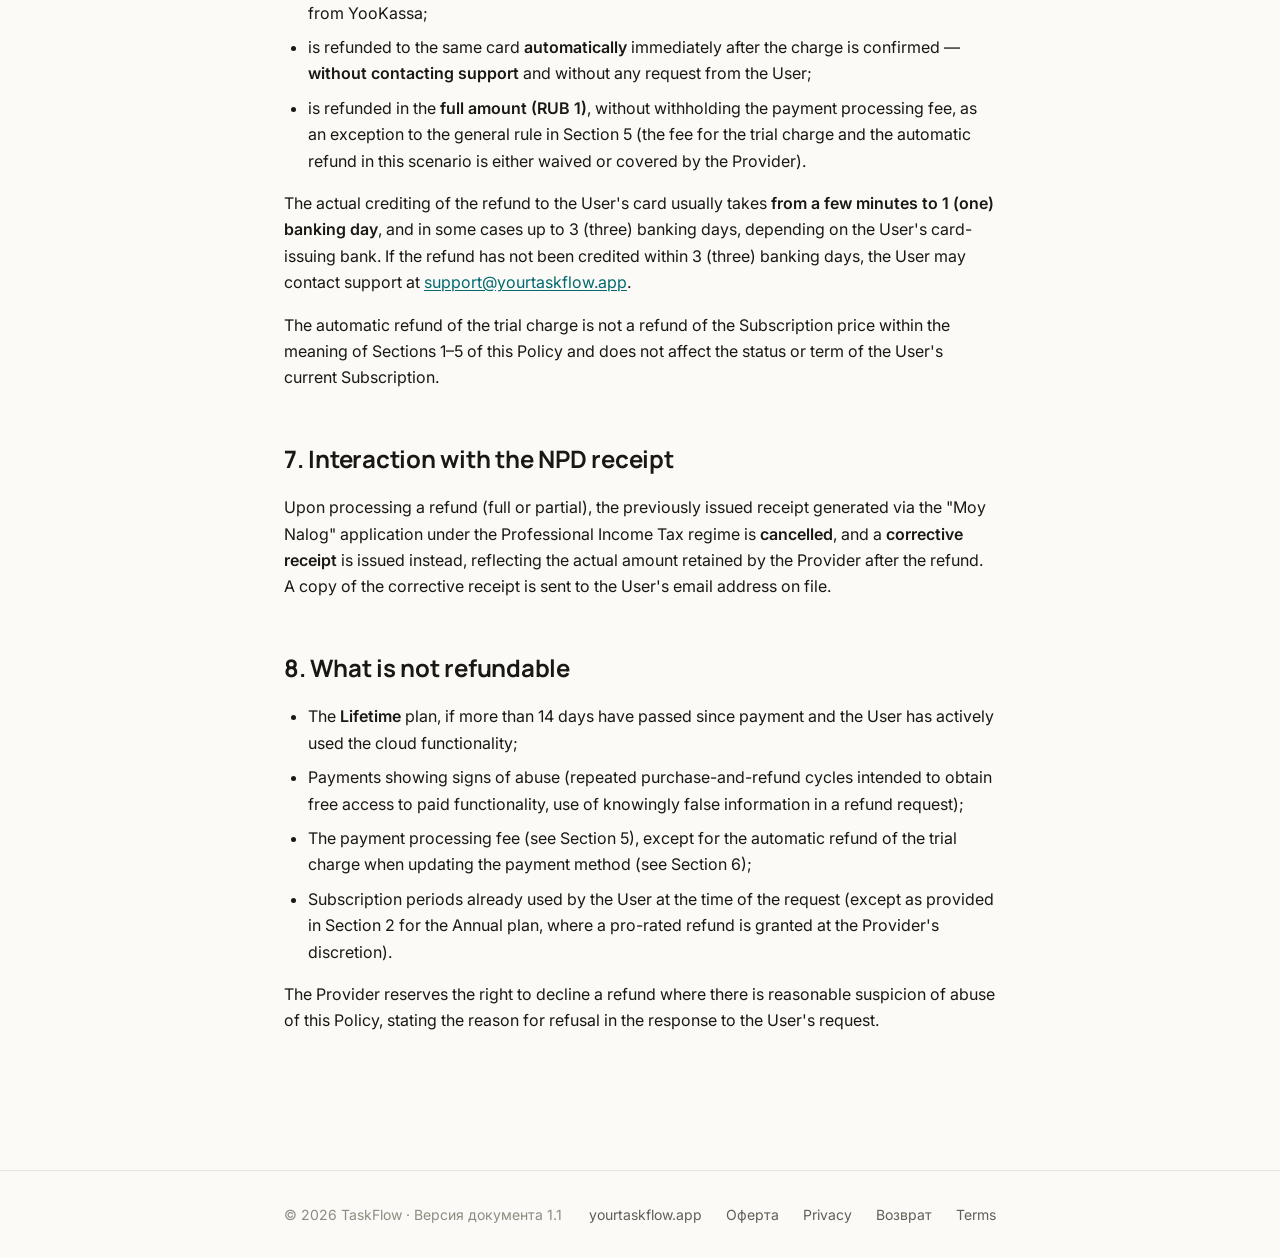
<file: legal/return.html>
<!DOCTYPE html>
<html lang="ru">
<head>
<meta charset="UTF-8" />
<meta name="viewport" content="width=device-width, initial-scale=1.0" />
<meta name="color-scheme" content="light" />
<title>Политика возврата средств — TaskFlow</title>
<meta name="description" content="Политика возврата средств TaskFlow: правила возврата по тарифам Monthly, Annual и Lifetime, порядок обращения, сроки рассмотрения и зачисления." />

<link rel="preconnect" href="https://fonts.googleapis.com" />
<link rel="preconnect" href="https://fonts.gstatic.com" crossorigin />
<link href="https://fonts.googleapis.com/css2?family=Inter:wght@400;500;600&family=Manrope:wght@600;700;800&display=swap" rel="stylesheet" />
<link rel="stylesheet" href="/legal/legal.css" />
</head>
<body>

<nav class="nav" id="nav">
  <div class="container nav-inner">
    <a href="/" class="nav-brand">TaskFlow</a>
    <div class="nav-links">
      <a href="/legal/offer.html">Оферта</a>
      <a href="/legal/privacy.html">Privacy</a>
      <a href="/legal/return.html">Возврат</a>
      <a href="/legal/terms.html">Terms</a>
    </div>
    <div class="lang-switch">
      <a href="#ru" class="active">RU</a>
      <a href="#en">EN</a>
    </div>
  </div>
</nav>

<main>
  <div class="container">

    <!-- RUSSIAN -->
    <section id="ru">
      <h1>Политика возврата средств</h1>
      <p class="effective-date">Версия 1.1 · Дата вступления в силу: 07.07.2026</p>

      <div class="toc">
        <p>Содержание</p>
        <ol>
          <li><a href="#ru-general">Общие принципы</a></li>
          <li><a href="#ru-plans">Правила по тарифам</a></li>
          <li><a href="#ru-process">Порядок обращения</a></li>
          <li><a href="#ru-timing">Сроки рассмотрения и зачисления</a></li>
          <li><a href="#ru-fee">Комиссия платёжной системы</a></li>
          <li><a href="#ru-update-card">Автоматический возврат при обновлении способа оплаты</a></li>
          <li><a href="#ru-receipt">Пересечение с чеком НПД</a></li>
          <li><a href="#ru-noreturn">Что не возвращается</a></li>
        </ol>
      </div>

      <h2 id="ru-general">1. Общие принципы</h2>
      <p>Настоящая Политика возврата средств является неотъемлемой частью <a href="/legal/offer.html">Публичной оферты</a> на оказание услуг TaskFlow и определяет условия возврата денежных средств, уплаченных за Подписку.</p>
      <p>В соответствии с Законом РФ от 07.02.1992 № 2300-1 «О защите прав потребителей», применительно к дистанционно оказываемым цифровым услугам, Пользователь вправе отказаться от Услуги в течение <strong>14 (четырнадцати) календарных дней</strong> с момента оплаты, если Услуга ещё не была полностью использована (потреблена) в объёме, исключающем возврат.</p>

      <h2 id="ru-plans">2. Правила по тарифам</h2>
      <table>
        <thead><tr><th>Тариф</th><th>Стоимость</th><th>Условие возврата</th></tr></thead>
        <tbody>
          <tr>
            <td>Monthly</td>
            <td>299 ₽</td>
            <td>Полный возврат в течение <strong>14 дней</strong> с момента списания.</td>
          </tr>
          <tr>
            <td>Annual</td>
            <td>2 990 ₽</td>
            <td>Полный возврат в течение <strong>14 дней</strong> с момента оплаты. По истечении 14 дней — <strong>пропорциональный возврат за неиспользованный период</strong> возможен по усмотрению Исполнителя (не является обязанностью Исполнителя и не гарантируется).</td>
          </tr>
          <tr>
            <td>Lifetime</td>
            <td>4 990 ₽</td>
            <td>Полный возврат в течение <strong>14 дней</strong> с момента оплаты. По истечении 14 дней — <strong>не возвращается</strong>.</td>
          </tr>
        </tbody>
      </table>
      <p>Тариф Free предоставляется бесплатно, положения настоящей Политики к нему не применяются.</p>

      <h2 id="ru-process">3. Порядок обращения</h2>
      <p>Для оформления возврата направьте заявление на адрес <a href="mailto:support@yourtaskflow.app">support@yourtaskflow.app</a>, указав:</p>
      <ul>
        <li>Email аккаунта, с которого производилась оплата;</li>
        <li>Сумму платежа;</li>
        <li>Дату платежа;</li>
        <li>Причину возврата.</li>
      </ul>
      <p>При отсутствии ответа в разумный срок вы можете также обратиться через резервный канал — <a href="https://github.com/danny-swan/taskflow-app/issues" target="_blank" rel="noopener">GitHub Issues</a>.</p>
      <p><strong>Отмена автопродления и отвязка карты не требуют обращения в поддержку.</strong> Отключить автоматическое продление подписки и самостоятельно отвязать сохранённую карту можно в любой момент в разделе «Настройки → Подписка» приложения либо в Личном кабинете на сайте по адресу <a href="https://yourtaskflow.app/account/">yourtaskflow.app/account/</a>.</p>

      <h2 id="ru-timing">4. Сроки рассмотрения и зачисления</h2>
      <ul>
        <li><strong>Срок рассмотрения заявления</strong> — до 10 (десяти) рабочих дней с момента получения обращения;</li>
        <li><strong>Срок зачисления средств</strong> при положительном решении — от 3 до 10 банковских дней, в зависимости от банка-эмитента карты Пользователя (стандартный срок обработки возвратов ЮKassa);</li>
        <li>Возврат осуществляется на тот же способ оплаты, которым была произведена первоначальная оплата.</li>
      </ul>

      <h2 id="ru-fee">5. Комиссия платёжной системы</h2>
      <p>Комиссия платёжной системы ЮKassa (стандартно — <strong>2,8%</strong> от суммы платежа) удерживается Исполнителем и <strong>не подлежит возврату</strong> Пользователю, поскольку является расходом, фактически понесённым в связи с обработкой транзакции, независимо от последующего возврата основной суммы. Исключение — автоматический возврат пробного платежа при обновлении способа оплаты, порядок которого установлен в разделе 6 настоящей Политики.</p>

      <h2 id="ru-update-card">6. Автоматический возврат при обновлении способа оплаты</h2>
      <p>Для обновления привязанной банковской карты (в связи с истечением срока её действия, блокировкой, заменой или по иной причине) в Приложении реализован механизм пробного платежа в размере <strong>1 (одного) российского рубля</strong>, который:</p>
      <ul>
        <li>списывается с новой карты Пользователя исключительно для верификации возможности проведения будущих автосписаний по Подписке и получения от ЮKassa нового идентификатора способа оплаты (<code>payment_method_id</code>);</li>
        <li>возвращается на ту же карту в <strong>автоматическом режиме</strong> сразу после подтверждения успешного списания — <strong>без обращения в службу поддержки</strong> и без подачи заявления Пользователем;</li>
        <li>возвращается в <strong>полной сумме (1 ₽)</strong>, без удержания комиссии платёжной системы, в порядке исключения из общего правила раздела 5 (комиссия за пробный платёж и автоматический возврат в этом сценарии не взимается либо покрывается Исполнителем).</li>
      </ul>
      <p>Срок фактического зачисления возврата на карту Пользователя составляет обычно <strong>от нескольких минут до 1 (одного) банковского дня</strong>, в отдельных случаях — до 3 (трёх) банковских дней, в зависимости от банка-эмитента карты. В случае, если возврат не поступил в течение 3 (трёх) банковских дней, Пользователь вправе обратиться в поддержку по адресу <a href="mailto:support@yourtaskflow.app">support@yourtaskflow.app</a>.</p>
      <p>Автоматический возврат пробного платежа не является возвратом стоимости Подписки в смысле разделов 1–5 настоящей Политики и не влияет на статус и срок действия текущей Подписки Пользователя.</p>

      <h2 id="ru-receipt">7. Пересечение с чеком НПД</h2>
      <p>При оформлении возврата (полного или частичного) ранее выданный чек, сформированный в приложении «Мой налог» в рамках налога на профессиональный доход, <strong>аннулируется</strong>, и взамен формируется <strong>корректировочный чек</strong>, отражающий фактическую сумму, оставшуюся у Исполнителя после возврата. Копия корректировочного чека направляется Пользователю на email, указанный при оплате.</p>

      <h2 id="ru-noreturn">8. Что не возвращается</h2>
      <ul>
        <li>Тариф <strong>Lifetime</strong>, если с момента оплаты прошло более 14 дней и Пользователь активно пользовался облачной функциональностью;</li>
        <li>Платежи, в отношении которых выявлены признаки злоупотребления (многократное оформление и возврат Подписки с целью бесплатного использования платной функциональности, использование заведомо недостоверных данных при оформлении возврата);</li>
        <li>Комиссия платёжной системы (см. раздел 5), за исключением автоматического возврата пробного платежа при обновлении способа оплаты (см. раздел 6);</li>
        <li>Периоды Подписки, уже использованные Пользователем на момент обращения (за исключением случаев, предусмотренных разделом 2 для тарифа Annual, где решение о пропорциональном возврате принимается по усмотрению Исполнителя).</li>
      </ul>
      <p>Исполнитель оставляет за собой право отказать в возврате при наличии обоснованных подозрений в злоупотреблении настоящей Политикой, с указанием причины отказа в ответе на обращение Пользователя.</p>
    </section>

    <hr class="divider" />

    <!-- ENGLISH -->
    <section id="en">
      <h1>Refund Policy</h1>
      <p class="effective-date">Version 1.1 · Effective date: July 7, 2026</p>

      <div class="toc">
        <p>Contents</p>
        <ol>
          <li><a href="#en-general">General principles</a></li>
          <li><a href="#en-plans">Rules by plan</a></li>
          <li><a href="#en-process">How to request a refund</a></li>
          <li><a href="#en-timing">Review and payout timelines</a></li>
          <li><a href="#en-fee">Payment processing fee</a></li>
          <li><a href="#en-update-card">Automatic refund when updating payment method</a></li>
          <li><a href="#en-receipt">Interaction with the NPD receipt</a></li>
          <li><a href="#en-noreturn">What is not refundable</a></li>
        </ol>
      </div>

      <h2 id="en-general">1. General principles</h2>
      <p>This Refund Policy is an integral part of the <a href="/legal/offer.html">Public Offer Agreement</a> for TaskFlow services and sets out the conditions for refunding amounts paid for a Subscription.</p>
      <p>Under Russian Law No. 2300-1 "On Protection of Consumer Rights" dated February 7, 1992, as applied to remotely provided digital services, the User is entitled to withdraw from the Service within <strong>14 (fourteen) calendar days</strong> from the date of payment, provided the Service has not already been fully consumed to an extent that precludes a refund.</p>

      <h2 id="en-plans">2. Rules by plan</h2>
      <table>
        <thead><tr><th>Plan</th><th>Price</th><th>Refund condition</th></tr></thead>
        <tbody>
          <tr>
            <td>Monthly</td>
            <td>₽299</td>
            <td>Full refund within <strong>14 days</strong> of the charge date.</td>
          </tr>
          <tr>
            <td>Annual</td>
            <td>₽2,990</td>
            <td>Full refund within <strong>14 days</strong> of payment. After 14 days, a <strong>pro-rated refund for the unused period</strong> may be granted at the Provider's discretion (not an obligation and not guaranteed).</td>
          </tr>
          <tr>
            <td>Lifetime</td>
            <td>₽4,990</td>
            <td>Full refund within <strong>14 days</strong> of payment. After 14 days — <strong>non-refundable</strong>.</td>
          </tr>
        </tbody>
      </table>
      <p>The Free plan is provided at no cost; this Policy does not apply to it.</p>

      <h2 id="en-process">3. How to request a refund</h2>
      <p>To request a refund, send a request to <a href="mailto:support@yourtaskflow.app">support@yourtaskflow.app</a> including:</p>
      <ul>
        <li>The account email used for the payment;</li>
        <li>The payment amount;</li>
        <li>The payment date;</li>
        <li>The reason for the refund request.</li>
      </ul>
      <p>If you do not receive a response within a reasonable time, you may also reach us via the fallback channel — <a href="https://github.com/danny-swan/taskflow-app/issues" target="_blank" rel="noopener">GitHub Issues</a>.</p>
      <p><strong>Cancelling auto-renewal and detaching your card do not require contacting support.</strong> You can disable automatic subscription renewal and detach your saved card at any time in the "Settings → Subscription" section of the app or in the web Account area at <a href="https://yourtaskflow.app/account/">yourtaskflow.app/account/</a>.</p>

      <h2 id="en-timing">4. Review and payout timelines</h2>
      <ul>
        <li><strong>Review period</strong> — up to 10 (ten) business days from receipt of the request;</li>
        <li><strong>Payout period</strong>, upon approval — 3 to 10 banking days, depending on the User's card-issuing bank (YooKassa's standard refund processing time);</li>
        <li>Refunds are issued to the same payment method used for the original payment.</li>
      </ul>

      <h2 id="en-fee">5. Payment processing fee</h2>
      <p>The YooKassa payment processing fee (standard rate — <strong>2.8%</strong> of the payment amount) is retained by the Provider and is <strong>non-refundable</strong> to the User, as it is a cost actually incurred in connection with processing the transaction, regardless of any subsequent refund of the principal amount. An exception applies to the automatic refund of the trial charge when updating a payment method, as set out in Section 6 of this Policy.</p>

      <h2 id="en-update-card">6. Automatic refund when updating payment method</h2>
      <p>To update the linked bank card (due to expiration, blocking, replacement, or any other reason), the Application implements a trial charge mechanism in the amount of <strong>RUB 1 (one Russian ruble)</strong>, which:</p>
      <ul>
        <li>is charged to the User's new card solely to verify the ability to process future automatic Subscription charges and to obtain a new payment method identifier (<code>payment_method_id</code>) from YooKassa;</li>
        <li>is refunded to the same card <strong>automatically</strong> immediately after the charge is confirmed — <strong>without contacting support</strong> and without any request from the User;</li>
        <li>is refunded in the <strong>full amount (RUB 1)</strong>, without withholding the payment processing fee, as an exception to the general rule in Section 5 (the fee for the trial charge and the automatic refund in this scenario is either waived or covered by the Provider).</li>
      </ul>
      <p>The actual crediting of the refund to the User's card usually takes <strong>from a few minutes to 1 (one) banking day</strong>, and in some cases up to 3 (three) banking days, depending on the User's card-issuing bank. If the refund has not been credited within 3 (three) banking days, the User may contact support at <a href="mailto:support@yourtaskflow.app">support@yourtaskflow.app</a>.</p>
      <p>The automatic refund of the trial charge is not a refund of the Subscription price within the meaning of Sections 1–5 of this Policy and does not affect the status or term of the User's current Subscription.</p>

      <h2 id="en-receipt">7. Interaction with the NPD receipt</h2>
      <p>Upon processing a refund (full or partial), the previously issued receipt generated via the "Moy Nalog" application under the Professional Income Tax regime is <strong>cancelled</strong>, and a <strong>corrective receipt</strong> is issued instead, reflecting the actual amount retained by the Provider after the refund. A copy of the corrective receipt is sent to the User's email address on file.</p>

      <h2 id="en-noreturn">8. What is not refundable</h2>
      <ul>
        <li>The <strong>Lifetime</strong> plan, if more than 14 days have passed since payment and the User has actively used the cloud functionality;</li>
        <li>Payments showing signs of abuse (repeated purchase-and-refund cycles intended to obtain free access to paid functionality, use of knowingly false information in a refund request);</li>
        <li>The payment processing fee (see Section 5), except for the automatic refund of the trial charge when updating the payment method (see Section 6);</li>
        <li>Subscription periods already used by the User at the time of the request (except as provided in Section 2 for the Annual plan, where a pro-rated refund is granted at the Provider's discretion).</li>
      </ul>
      <p>The Provider reserves the right to decline a refund where there is reasonable suspicion of abuse of this Policy, stating the reason for refusal in the response to the User's request.</p>
    </section>

  </div>
</main>

<footer class="footer">
  <div class="container footer-inner">
    <div>© 2026 TaskFlow · Версия документа 1.1</div>
    <div class="footer-links">
      <a href="https://yourtaskflow.app">yourtaskflow.app</a>
      <a href="/legal/offer.html">Оферта</a>
      <a href="/legal/privacy.html">Privacy</a>
      <a href="/legal/return.html">Возврат</a>
      <a href="/legal/terms.html">Terms</a>
    </div>
  </div>
</footer>

<script>
const nav = document.getElementById('nav');
const onScroll = () => {
  if (window.scrollY > 8) nav.classList.add('scrolled');
  else nav.classList.remove('scrolled');
};
window.addEventListener('scroll', onScroll, { passive: true });
onScroll();

const langLinks = document.querySelectorAll('.lang-switch a');
const setActive = (hash) => {
  langLinks.forEach(a => {
    if (a.getAttribute('href') === hash) a.classList.add('active');
    else a.classList.remove('active');
  });
};
langLinks.forEach(a => a.addEventListener('click', (e) => setActive(a.getAttribute('href'))));
if (window.location.hash === '#en') setActive('#en');
</script>

</body>
</html>
</file>
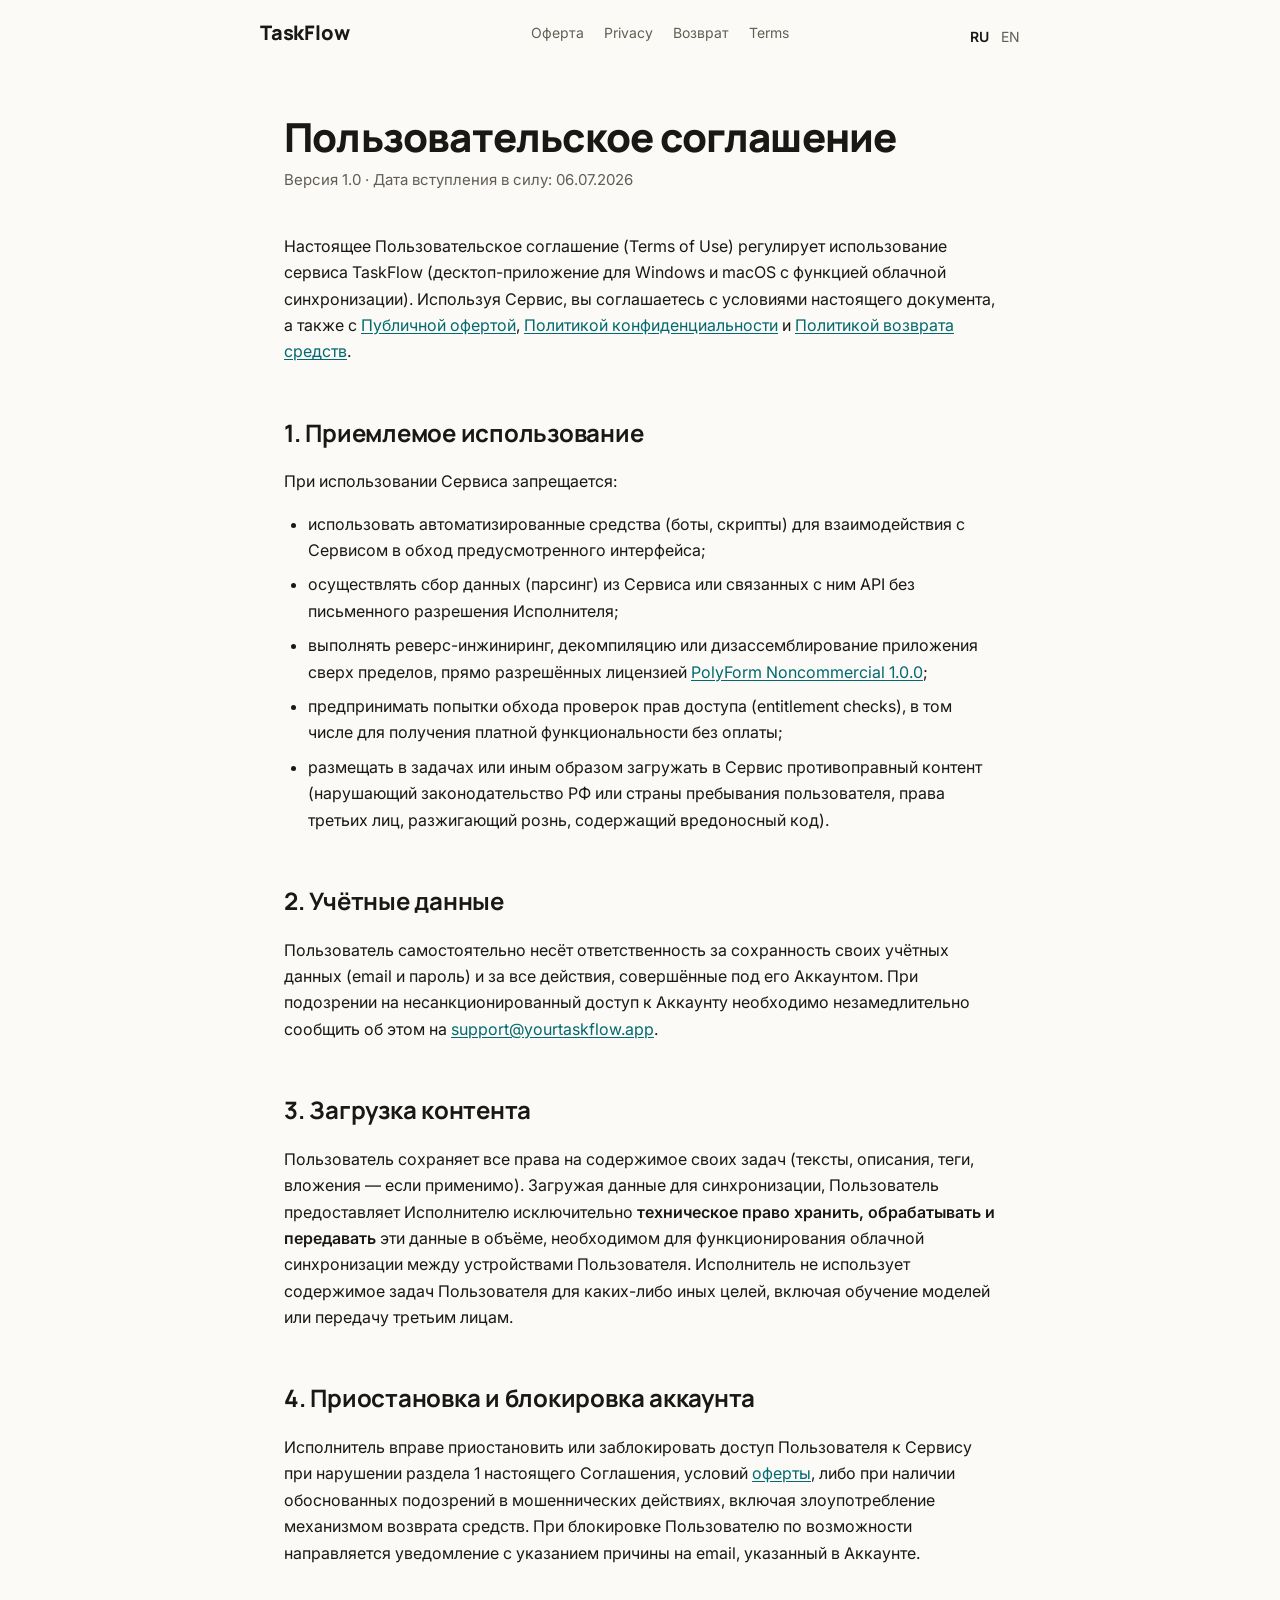
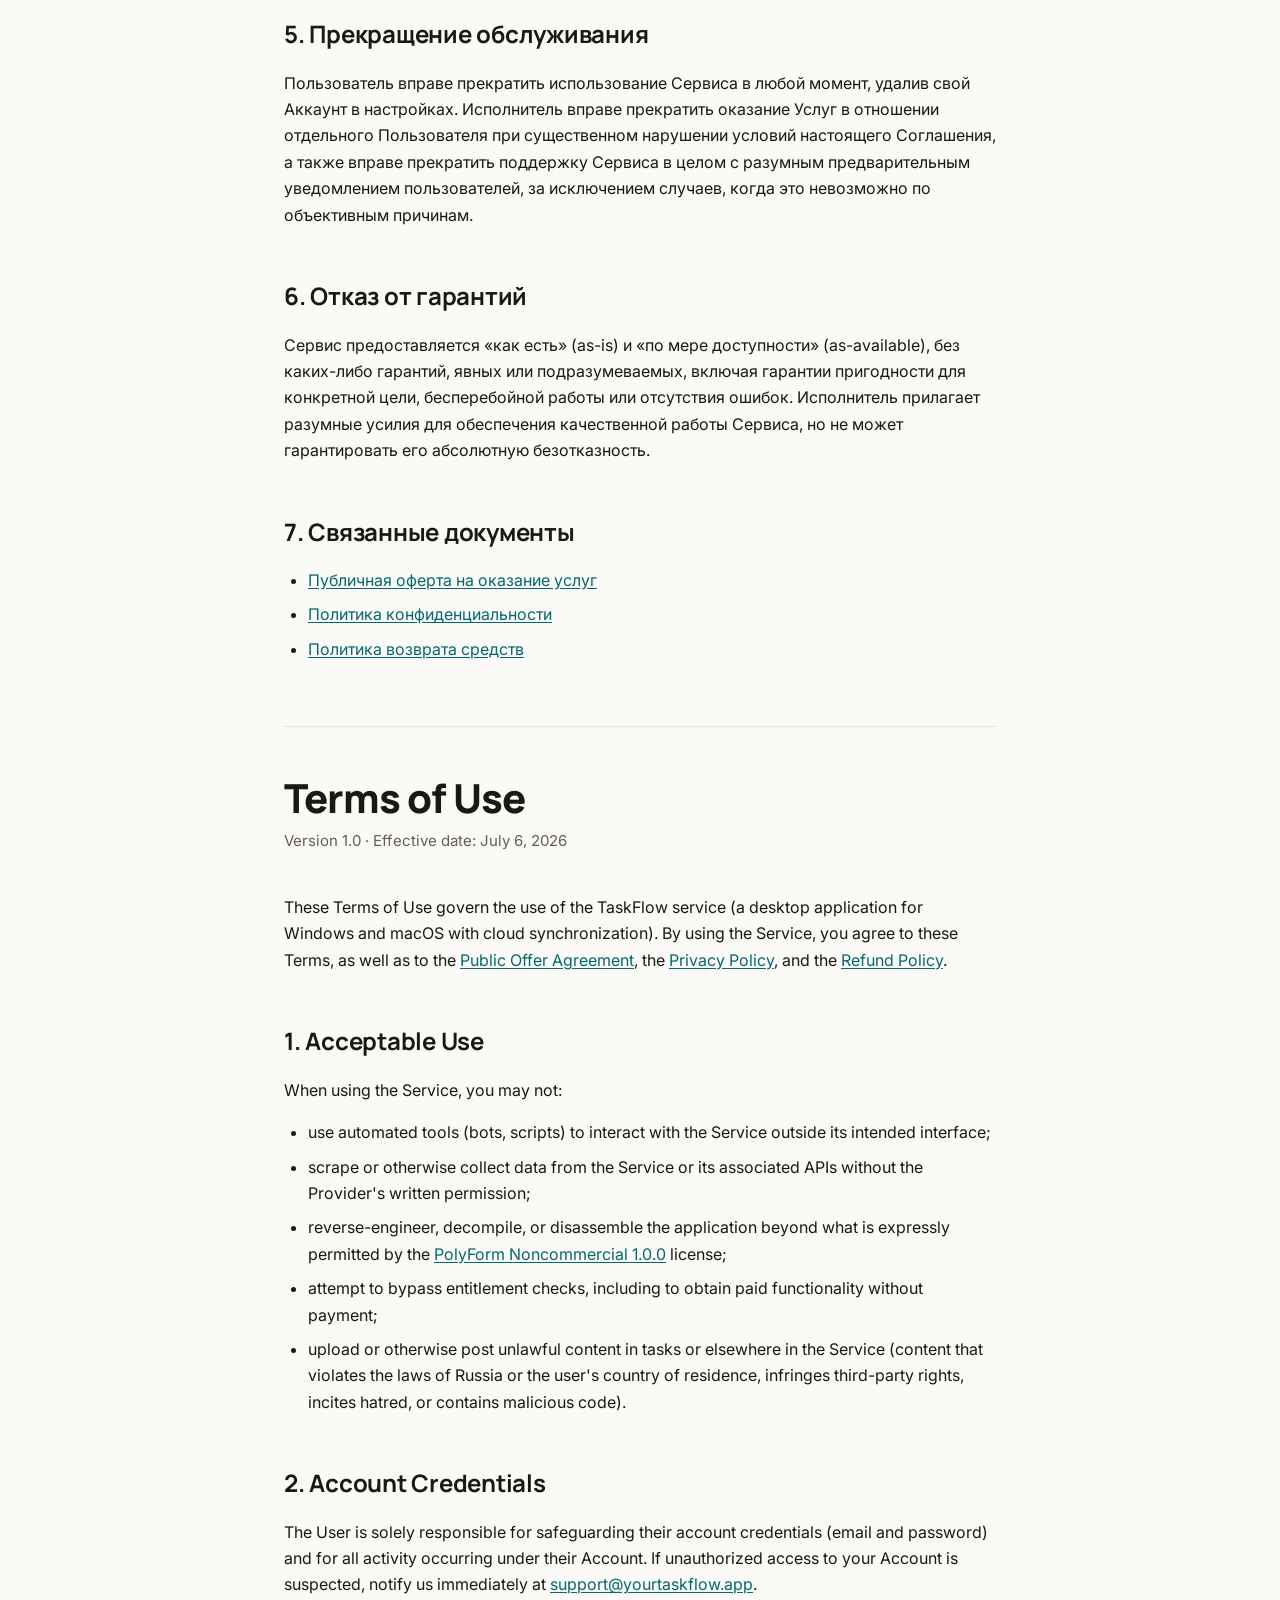
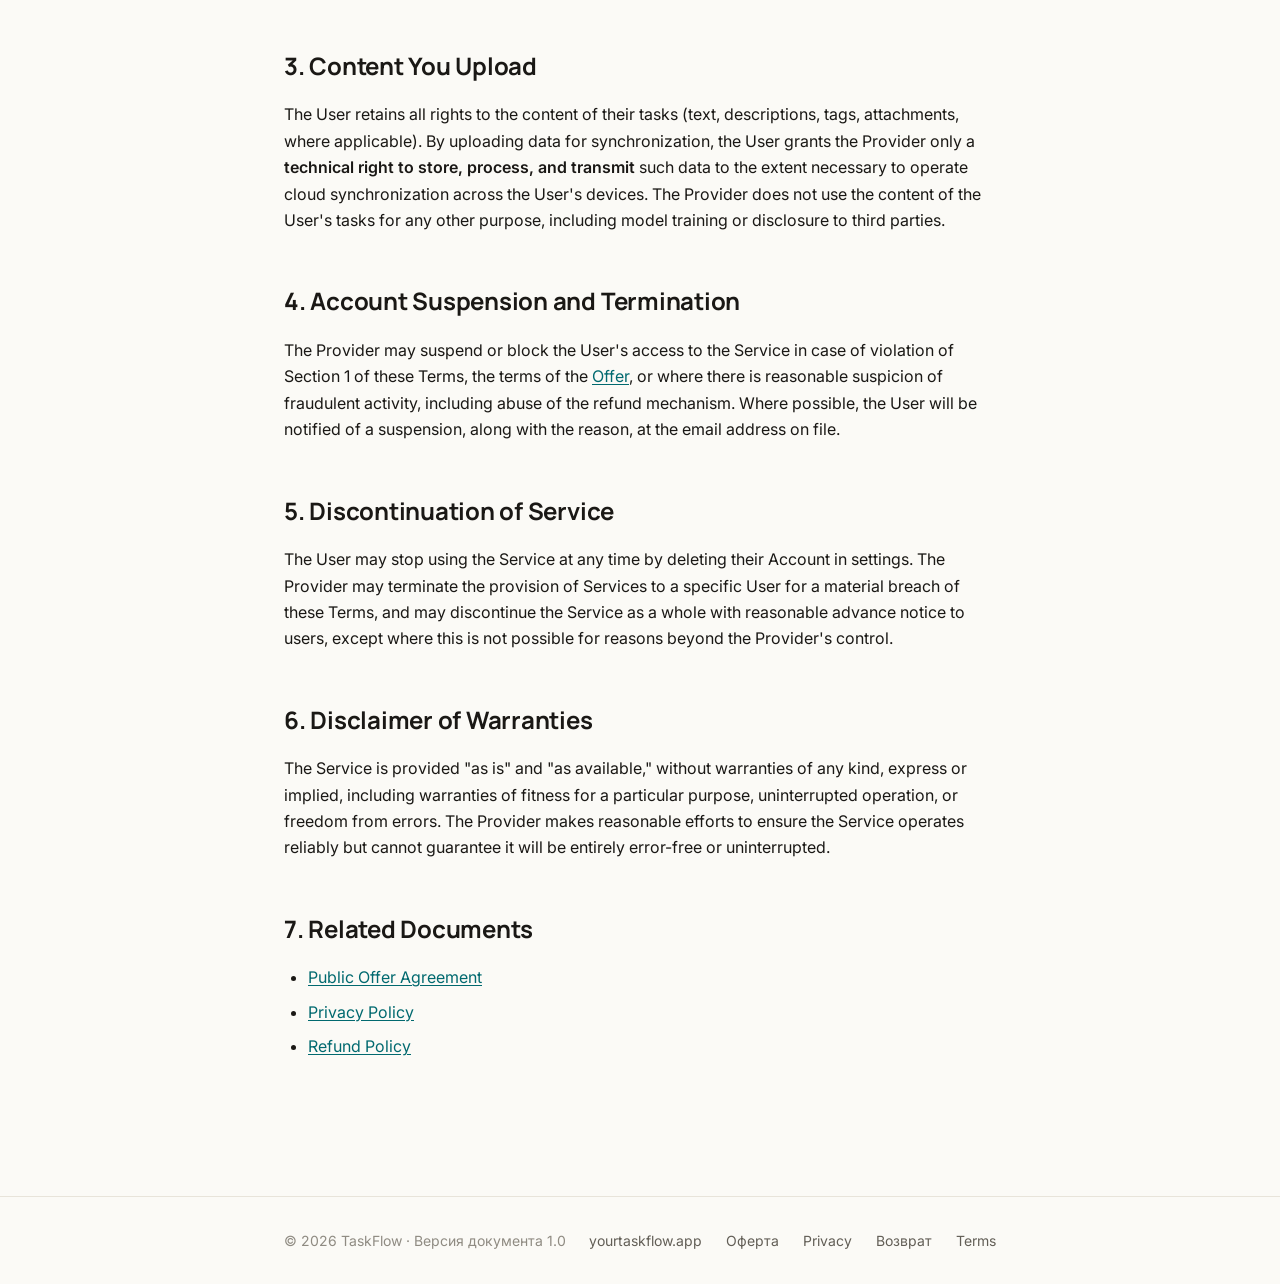
<file: legal/terms.html>
<!DOCTYPE html>
<html lang="ru">
<head>
<meta charset="UTF-8" />
<meta name="viewport" content="width=device-width, initial-scale=1.0" />
<meta name="color-scheme" content="light" />
<title>Пользовательское соглашение — TaskFlow</title>
<meta name="description" content="Пользовательское соглашение TaskFlow: правила использования сервиса, учётные данные, права на контент, приостановка аккаунта, отказ от гарантий." />

<link rel="preconnect" href="https://fonts.googleapis.com" />
<link rel="preconnect" href="https://fonts.gstatic.com" crossorigin />
<link href="https://fonts.googleapis.com/css2?family=Inter:wght@400;500;600&family=Manrope:wght@600;700;800&display=swap" rel="stylesheet" />
<link rel="stylesheet" href="/legal/legal.css" />
</head>
<body>

<nav class="nav" id="nav">
  <div class="container nav-inner">
    <a href="/" class="nav-brand">TaskFlow</a>
    <div class="nav-links">
      <a href="/legal/offer.html">Оферта</a>
      <a href="/legal/privacy.html">Privacy</a>
      <a href="/legal/return.html">Возврат</a>
      <a href="/legal/terms.html">Terms</a>
    </div>
    <div class="lang-switch">
      <a href="#ru" class="active">RU</a>
      <a href="#en">EN</a>
    </div>
  </div>
</nav>

<main>
  <div class="container">

    <!-- RUSSIAN -->
    <section id="ru">
      <h1>Пользовательское соглашение</h1>
      <p class="effective-date">Версия 1.0 · Дата вступления в силу: 06.07.2026</p>

      <p>Настоящее Пользовательское соглашение (Terms of Use) регулирует использование сервиса TaskFlow (десктоп-приложение для Windows и macOS с функцией облачной синхронизации). Используя Сервис, вы соглашаетесь с условиями настоящего документа, а также с <a href="/legal/offer.html">Публичной офертой</a>, <a href="/legal/privacy.html">Политикой конфиденциальности</a> и <a href="/legal/return.html">Политикой возврата средств</a>.</p>

      <h2>1. Приемлемое использование</h2>
      <p>При использовании Сервиса запрещается:</p>
      <ul>
        <li>использовать автоматизированные средства (боты, скрипты) для взаимодействия с Сервисом в обход предусмотренного интерфейса;</li>
        <li>осуществлять сбор данных (парсинг) из Сервиса или связанных с ним API без письменного разрешения Исполнителя;</li>
        <li>выполнять реверс-инжиниринг, декомпиляцию или дизассемблирование приложения сверх пределов, прямо разрешённых лицензией <a href="https://github.com/danny-swan/taskflow-app/blob/main/LICENSE" target="_blank" rel="noopener">PolyForm Noncommercial 1.0.0</a>;</li>
        <li>предпринимать попытки обхода проверок прав доступа (entitlement checks), в том числе для получения платной функциональности без оплаты;</li>
        <li>размещать в задачах или иным образом загружать в Сервис противоправный контент (нарушающий законодательство РФ или страны пребывания пользователя, права третьих лиц, разжигающий рознь, содержащий вредоносный код).</li>
      </ul>

      <h2>2. Учётные данные</h2>
      <p>Пользователь самостоятельно несёт ответственность за сохранность своих учётных данных (email и пароль) и за все действия, совершённые под его Аккаунтом. При подозрении на несанкционированный доступ к Аккаунту необходимо незамедлительно сообщить об этом на <a href="mailto:support@yourtaskflow.app">support@yourtaskflow.app</a>.</p>

      <h2>3. Загрузка контента</h2>
      <p>Пользователь сохраняет все права на содержимое своих задач (тексты, описания, теги, вложения — если применимо). Загружая данные для синхронизации, Пользователь предоставляет Исполнителю исключительно <strong>техническое право хранить, обрабатывать и передавать</strong> эти данные в объёме, необходимом для функционирования облачной синхронизации между устройствами Пользователя. Исполнитель не использует содержимое задач Пользователя для каких-либо иных целей, включая обучение моделей или передачу третьим лицам.</p>

      <h2>4. Приостановка и блокировка аккаунта</h2>
      <p>Исполнитель вправе приостановить или заблокировать доступ Пользователя к Сервису при нарушении раздела 1 настоящего Соглашения, условий <a href="/legal/offer.html">оферты</a>, либо при наличии обоснованных подозрений в мошеннических действиях, включая злоупотребление механизмом возврата средств. При блокировке Пользователю по возможности направляется уведомление с указанием причины на email, указанный в Аккаунте.</p>

      <h2>5. Прекращение обслуживания</h2>
      <p>Пользователь вправе прекратить использование Сервиса в любой момент, удалив свой Аккаунт в настройках. Исполнитель вправе прекратить оказание Услуг в отношении отдельного Пользователя при существенном нарушении условий настоящего Соглашения, а также вправе прекратить поддержку Сервиса в целом с разумным предварительным уведомлением пользователей, за исключением случаев, когда это невозможно по объективным причинам.</p>

      <h2>6. Отказ от гарантий</h2>
      <p>Сервис предоставляется «как есть» (as-is) и «по мере доступности» (as-available), без каких-либо гарантий, явных или подразумеваемых, включая гарантии пригодности для конкретной цели, бесперебойной работы или отсутствия ошибок. Исполнитель прилагает разумные усилия для обеспечения качественной работы Сервиса, но не может гарантировать его абсолютную безотказность.</p>

      <h2>7. Связанные документы</h2>
      <ul>
        <li><a href="/legal/offer.html">Публичная оферта на оказание услуг</a></li>
        <li><a href="/legal/privacy.html">Политика конфиденциальности</a></li>
        <li><a href="/legal/return.html">Политика возврата средств</a></li>
      </ul>
    </section>

    <hr class="divider" />

    <!-- ENGLISH -->
    <section id="en">
      <h1>Terms of Use</h1>
      <p class="effective-date">Version 1.0 · Effective date: July 6, 2026</p>

      <p>These Terms of Use govern the use of the TaskFlow service (a desktop application for Windows and macOS with cloud synchronization). By using the Service, you agree to these Terms, as well as to the <a href="/legal/offer.html">Public Offer Agreement</a>, the <a href="/legal/privacy.html">Privacy Policy</a>, and the <a href="/legal/return.html">Refund Policy</a>.</p>

      <h2>1. Acceptable Use</h2>
      <p>When using the Service, you may not:</p>
      <ul>
        <li>use automated tools (bots, scripts) to interact with the Service outside its intended interface;</li>
        <li>scrape or otherwise collect data from the Service or its associated APIs without the Provider's written permission;</li>
        <li>reverse-engineer, decompile, or disassemble the application beyond what is expressly permitted by the <a href="https://github.com/danny-swan/taskflow-app/blob/main/LICENSE" target="_blank" rel="noopener">PolyForm Noncommercial 1.0.0</a> license;</li>
        <li>attempt to bypass entitlement checks, including to obtain paid functionality without payment;</li>
        <li>upload or otherwise post unlawful content in tasks or elsewhere in the Service (content that violates the laws of Russia or the user's country of residence, infringes third-party rights, incites hatred, or contains malicious code).</li>
      </ul>

      <h2>2. Account Credentials</h2>
      <p>The User is solely responsible for safeguarding their account credentials (email and password) and for all activity occurring under their Account. If unauthorized access to your Account is suspected, notify us immediately at <a href="mailto:support@yourtaskflow.app">support@yourtaskflow.app</a>.</p>

      <h2>3. Content You Upload</h2>
      <p>The User retains all rights to the content of their tasks (text, descriptions, tags, attachments, where applicable). By uploading data for synchronization, the User grants the Provider only a <strong>technical right to store, process, and transmit</strong> such data to the extent necessary to operate cloud synchronization across the User's devices. The Provider does not use the content of the User's tasks for any other purpose, including model training or disclosure to third parties.</p>

      <h2>4. Account Suspension and Termination</h2>
      <p>The Provider may suspend or block the User's access to the Service in case of violation of Section 1 of these Terms, the terms of the <a href="/legal/offer.html">Offer</a>, or where there is reasonable suspicion of fraudulent activity, including abuse of the refund mechanism. Where possible, the User will be notified of a suspension, along with the reason, at the email address on file.</p>

      <h2>5. Discontinuation of Service</h2>
      <p>The User may stop using the Service at any time by deleting their Account in settings. The Provider may terminate the provision of Services to a specific User for a material breach of these Terms, and may discontinue the Service as a whole with reasonable advance notice to users, except where this is not possible for reasons beyond the Provider's control.</p>

      <h2>6. Disclaimer of Warranties</h2>
      <p>The Service is provided "as is" and "as available," without warranties of any kind, express or implied, including warranties of fitness for a particular purpose, uninterrupted operation, or freedom from errors. The Provider makes reasonable efforts to ensure the Service operates reliably but cannot guarantee it will be entirely error-free or uninterrupted.</p>

      <h2>7. Related Documents</h2>
      <ul>
        <li><a href="/legal/offer.html">Public Offer Agreement</a></li>
        <li><a href="/legal/privacy.html">Privacy Policy</a></li>
        <li><a href="/legal/return.html">Refund Policy</a></li>
      </ul>
    </section>

  </div>
</main>

<footer class="footer">
  <div class="container footer-inner">
    <div>© 2026 TaskFlow · Версия документа 1.0</div>
    <div class="footer-links">
      <a href="https://yourtaskflow.app">yourtaskflow.app</a>
      <a href="/legal/offer.html">Оферта</a>
      <a href="/legal/privacy.html">Privacy</a>
      <a href="/legal/return.html">Возврат</a>
      <a href="/legal/terms.html">Terms</a>
    </div>
  </div>
</footer>

<script>
const nav = document.getElementById('nav');
const onScroll = () => {
  if (window.scrollY > 8) nav.classList.add('scrolled');
  else nav.classList.remove('scrolled');
};
window.addEventListener('scroll', onScroll, { passive: true });
onScroll();

const langLinks = document.querySelectorAll('.lang-switch a');
const setActive = (hash) => {
  langLinks.forEach(a => {
    if (a.getAttribute('href') === hash) a.classList.add('active');
    else a.classList.remove('active');
  });
};
langLinks.forEach(a => a.addEventListener('click', (e) => setActive(a.getAttribute('href'))));
if (window.location.hash === '#en') setActive('#en');
</script>

</body>
</html>
</file>
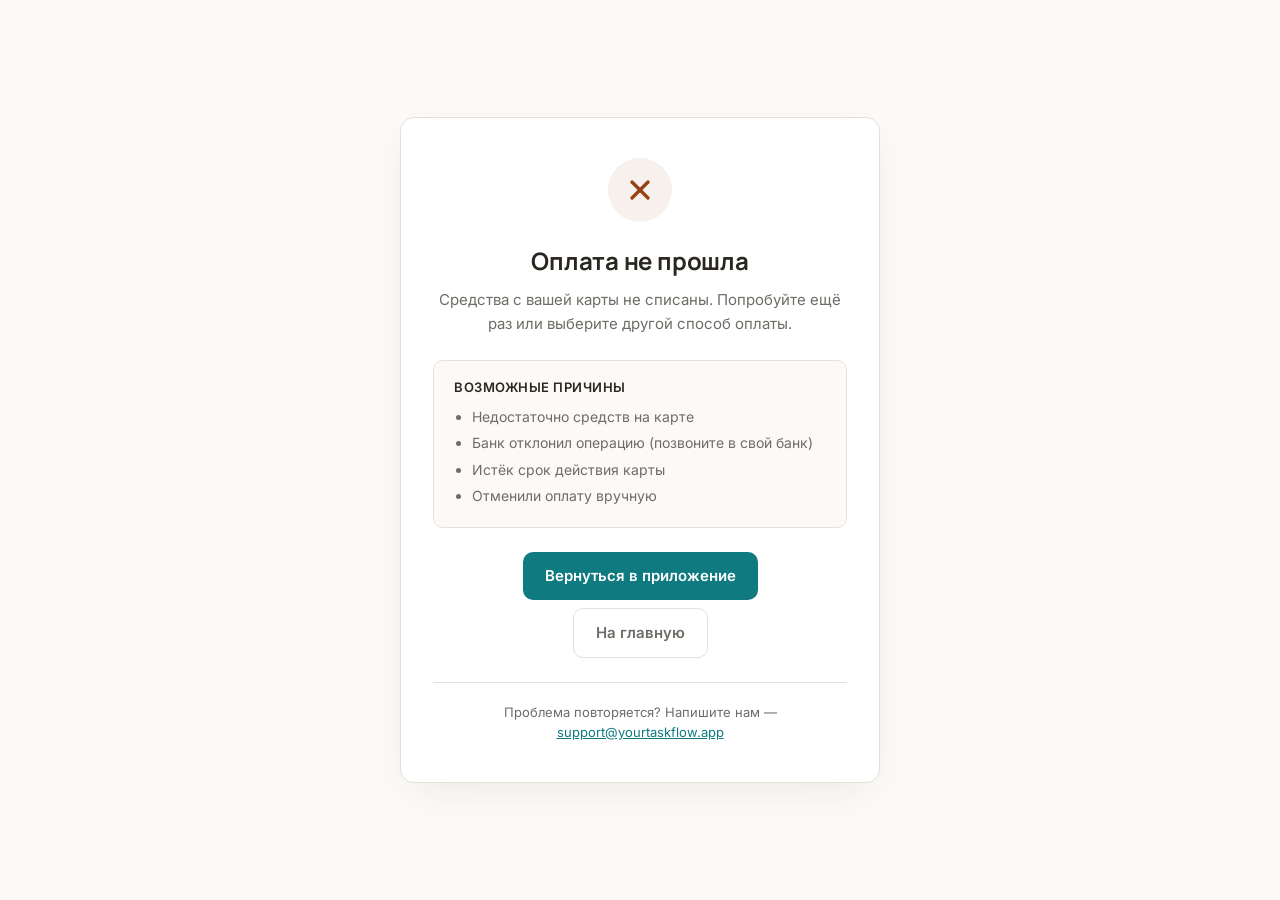
<file: pay/fail.html>
<!doctype html>
<html lang="ru">
<head>
<meta charset="utf-8">
<meta name="viewport" content="width=device-width,initial-scale=1">
<title>Оплата не прошла — TaskFlow</title>
<meta name="description" content="Оплата подписки TaskFlow не была завершена. Средства не списаны — попробуйте ещё раз или выберите другой способ оплаты.">
<meta name="theme-color" content="#FBFAF6">
<meta name="robots" content="noindex, nofollow">
<link rel="stylesheet" href="https://fonts.googleapis.com/css2?family=Manrope:wght@500;600;700;800&family=Inter:wght@400;500;600&display=swap">
<style>
:root {
  --bg: #FBFAF6;
  --surface: #FFFFFF;
  --border: #E4E1D8;
  --text: #2A2721;
  --text-muted: #6E6C67;
  --primary: #0F7A80;
  --primary-hover: #0A5C61;
  --warning: #964219;
  --warning-bg: rgba(150, 66, 25, 0.08);
  --radius: 14px;
}
* { box-sizing: border-box; }
html, body { margin: 0; padding: 0; }
body {
  background: var(--bg);
  color: var(--text);
  font-family: 'Inter', -apple-system, BlinkMacSystemFont, 'Segoe UI', sans-serif;
  font-size: 17px;
  line-height: 1.6;
  min-height: 100vh;
  display: flex;
  align-items: center;
  justify-content: center;
  padding: 24px;
}
.card {
  background: var(--surface);
  border: 1px solid var(--border);
  border-radius: var(--radius);
  max-width: 480px;
  width: 100%;
  padding: 40px 32px;
  text-align: center;
  box-shadow: 0 12px 40px -14px rgba(40, 37, 29, 0.10);
}
.badge {
  display: inline-flex;
  align-items: center;
  justify-content: center;
  width: 64px;
  height: 64px;
  border-radius: 50%;
  background: var(--warning-bg);
  color: var(--warning);
  margin: 0 auto 20px;
}
.badge svg { width: 32px; height: 32px; }
h1 {
  font-family: 'Manrope', sans-serif;
  font-weight: 700;
  font-size: 24px;
  letter-spacing: -0.01em;
  margin: 0 0 8px;
  color: var(--text);
}
.subtitle {
  color: var(--text-muted);
  font-size: 15px;
  margin: 0 0 24px;
}
.reasons {
  text-align: left;
  background: var(--bg);
  border: 1px solid var(--border);
  border-radius: 10px;
  padding: 16px 20px;
  margin: 0 0 24px;
  font-size: 14px;
  color: var(--text-muted);
}
.reasons strong { color: var(--text); font-weight: 600; display: block; margin-bottom: 8px; font-size: 13px; text-transform: uppercase; letter-spacing: 0.04em; }
.reasons ul { margin: 0; padding-left: 18px; }
.reasons li { margin-bottom: 4px; }
.btn {
  display: inline-block;
  background: var(--primary);
  color: white;
  padding: 12px 22px;
  border-radius: 10px;
  font-weight: 600;
  font-size: 15px;
  text-decoration: none;
  transition: background 0.15s ease;
  cursor: pointer;
  border: none;
  font-family: inherit;
}
.btn:hover { background: var(--primary-hover); }
.btn-secondary {
  background: transparent;
  color: var(--text-muted);
  border: 1px solid var(--border);
  margin-top: 8px;
}
.btn-secondary:hover { background: var(--bg); color: var(--text); }
.footnote {
  margin-top: 24px;
  padding-top: 20px;
  border-top: 1px solid var(--border);
  font-size: 13px;
  color: var(--text-muted);
  line-height: 1.5;
}
.footnote a { color: var(--primary); }
</style>
</head>
<body>
<div class="card">
  <div class="badge">
    <svg viewBox="0 0 24 24" fill="none" stroke="currentColor" stroke-width="2.5" stroke-linecap="round" stroke-linejoin="round">
      <line x1="18" y1="6" x2="6" y2="18"></line>
      <line x1="6" y1="6" x2="18" y2="18"></line>
    </svg>
  </div>
  <h1>Оплата не прошла</h1>
  <p class="subtitle">Средства с вашей карты не списаны. Попробуйте ещё раз или выберите другой способ оплаты.</p>

  <div class="reasons">
    <strong>Возможные причины</strong>
    <ul>
      <li>Недостаточно средств на карте</li>
      <li>Банк отклонил операцию (позвоните в свой банк)</li>
      <li>Истёк срок действия карты</li>
      <li>Отменили оплату вручную</li>
    </ul>
  </div>

  <a href="taskflow://pay/fail" class="btn" id="return-btn">
    Вернуться в приложение
  </a>
  <br>
  <a href="/" class="btn btn-secondary">На главную</a>

  <div class="footnote">
    Проблема повторяется? Напишите нам — <a href="mailto:support@yourtaskflow.app">support@yourtaskflow.app</a>
  </div>
</div>

<script>
// Пробрасываем причину/тариф в приложение, если они пришли в query-параметрах.
const params = new URLSearchParams(location.search);
const tier = params.get('tier');
const reason = params.get('reason');
const returnBtn = document.getElementById('return-btn');
const query = new URLSearchParams();
if (tier) query.set('tier', tier);
if (reason) query.set('reason', reason);
const qs = query.toString();
returnBtn.href = 'taskflow://pay/fail' + (qs ? '?' + qs : '');
// В отличие от success — здесь не делаем авто-редирект,
// пользователь должен прочитать причины и решить, что делать.
</script>
</body>
</html>
</file>
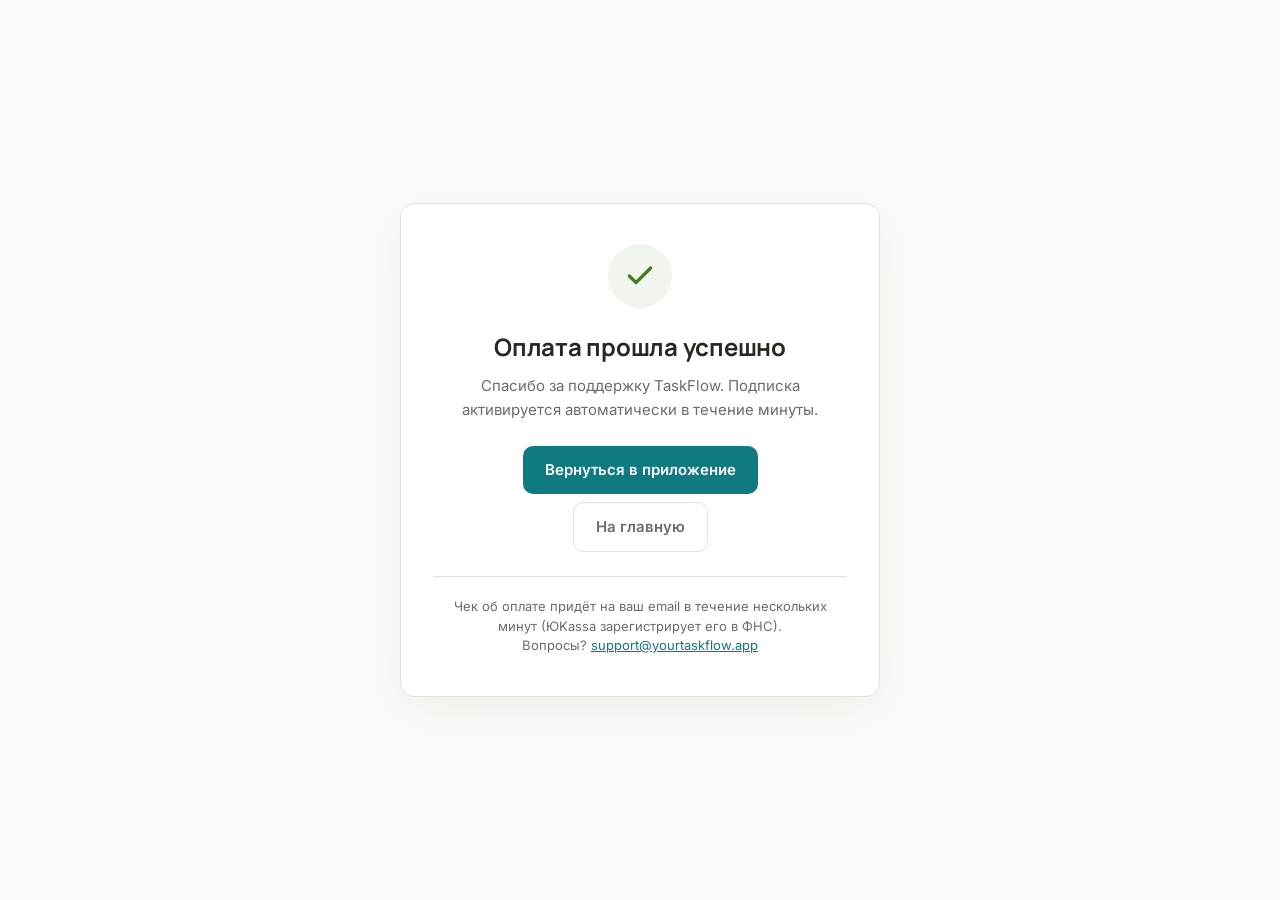
<file: pay/success.html>
<!doctype html>
<html lang="ru">
<head>
<meta charset="utf-8">
<meta name="viewport" content="width=device-width,initial-scale=1">
<title>Оплата прошла — TaskFlow</title>
<meta name="description" content="Оплата подписки TaskFlow успешно принята. Вернитесь в приложение, чтобы продолжить работу.">
<meta name="theme-color" content="#FBFAF6">
<meta name="robots" content="noindex, nofollow">
<link rel="stylesheet" href="https://fonts.googleapis.com/css2?family=Manrope:wght@500;600;700;800&family=Inter:wght@400;500;600&display=swap">
<style>
:root {
  --bg: #FBFAF6;
  --surface: #FFFFFF;
  --border: #E4E1D8;
  --text: #2A2721;
  --text-muted: #6E6C67;
  --primary: #0F7A80;
  --primary-hover: #0A5C61;
  --success: #437A22;
  --success-bg: rgba(67, 122, 34, 0.08);
  --radius: 14px;
}
* { box-sizing: border-box; }
html, body { margin: 0; padding: 0; }
body {
  background: var(--bg);
  color: var(--text);
  font-family: 'Inter', -apple-system, BlinkMacSystemFont, 'Segoe UI', sans-serif;
  font-size: 17px;
  line-height: 1.6;
  min-height: 100vh;
  display: flex;
  align-items: center;
  justify-content: center;
  padding: 24px;
}
.card {
  background: var(--surface);
  border: 1px solid var(--border);
  border-radius: var(--radius);
  max-width: 480px;
  width: 100%;
  padding: 40px 32px;
  text-align: center;
  box-shadow: 0 12px 40px -14px rgba(40, 37, 29, 0.10);
}
.badge {
  display: inline-flex;
  align-items: center;
  justify-content: center;
  width: 64px;
  height: 64px;
  border-radius: 50%;
  background: var(--success-bg);
  color: var(--success);
  margin: 0 auto 20px;
}
.badge svg { width: 32px; height: 32px; }
h1 {
  font-family: 'Manrope', sans-serif;
  font-weight: 700;
  font-size: 24px;
  letter-spacing: -0.01em;
  margin: 0 0 8px;
  color: var(--text);
}
.subtitle {
  color: var(--text-muted);
  font-size: 15px;
  margin: 0 0 24px;
}
.tier-info {
  background: var(--bg);
  border: 1px solid var(--border);
  border-radius: 10px;
  padding: 14px 18px;
  margin: 0 0 24px;
  font-size: 14px;
  color: var(--text-muted);
}
.tier-info strong { color: var(--text); font-weight: 600; }
.btn {
  display: inline-block;
  background: var(--primary);
  color: white;
  padding: 12px 22px;
  border-radius: 10px;
  font-weight: 600;
  font-size: 15px;
  text-decoration: none;
  transition: background 0.15s ease;
  cursor: pointer;
  border: none;
  font-family: inherit;
}
.btn:hover { background: var(--primary-hover); }
.btn-secondary {
  background: transparent;
  color: var(--text-muted);
  border: 1px solid var(--border);
  margin-top: 8px;
}
.btn-secondary:hover { background: var(--bg); color: var(--text); }
.footnote {
  margin-top: 24px;
  padding-top: 20px;
  border-top: 1px solid var(--border);
  font-size: 13px;
  color: var(--text-muted);
  line-height: 1.5;
}
.footnote a { color: var(--primary); }
</style>
</head>
<body>
<div class="card">
  <div class="badge">
    <svg viewBox="0 0 24 24" fill="none" stroke="currentColor" stroke-width="2.5" stroke-linecap="round" stroke-linejoin="round">
      <polyline points="20 6 9 17 4 12"></polyline>
    </svg>
  </div>
  <h1>Оплата прошла успешно</h1>
  <p class="subtitle">Спасибо за поддержку TaskFlow. Подписка активируется автоматически в течение минуты.</p>

  <div class="tier-info" id="tier-info">
    Ваш тариф: <strong id="tier-name">определяется…</strong>
  </div>

  <a href="taskflow://pay/success" class="btn" id="return-btn">
    Вернуться в приложение
  </a>
  <br>
  <a href="/" class="btn btn-secondary">На главную</a>

  <div class="footnote">
    Чек об оплате придёт на ваш email в течение нескольких минут (ЮKassa зарегистрирует его в ФНС).<br>
    Вопросы? <a href="mailto:support@yourtaskflow.app">support@yourtaskflow.app</a>
  </div>
</div>

<script>
// Страница-мост между ЮKassa (redirect) и приложением TaskFlow.
// Поддерживаем три контекста:
//   ?tier=monthly|annual|lifetime  — обычная покупка тарифа
//   ?ctx=card                      — привязка/смена карты (mode=update-card)
//   ?ctx=trial                     — старт триала с привязкой карты (mode=trial)
const tierNames = {
  monthly: 'Ежемесячно (299 ₽/мес)',
  annual: 'Ежегодно (2 990 ₽/год)',
  lifetime: 'Пожизненно (4 990 ₽)',
};
const params = new URLSearchParams(location.search);
const tier = params.get('tier');
const ctx = params.get('ctx');

const titleEl = document.querySelector('h1');
const subtitleEl = document.querySelector('.subtitle');
const nameEl = document.getElementById('tier-name');
const infoEl = document.getElementById('tier-info');
const returnBtn = document.getElementById('return-btn');

// deep-link по умолчанию — успешная оплата.
let deepLink = 'taskflow://pay/success';

if (ctx === 'card') {
  titleEl.textContent = 'Карта успешно привязана';
  subtitleEl.textContent = 'Способ оплаты сохранён. Следующее списание пройдёт автоматически.';
  infoEl.style.display = 'none';
  deepLink = 'taskflow://pay/success?ctx=card';
} else if (ctx === 'trial') {
  titleEl.textContent = 'Пробный период активирован';
  subtitleEl.textContent = 'Карта привязана, 1 ₽ вернётся автоматически. Приятной работы в TaskFlow Pro.';
  infoEl.style.display = 'none';
  deepLink = 'taskflow://pay/success?ctx=trial';
} else if (tier && tierNames[tier]) {
  nameEl.textContent = tierNames[tier];
  deepLink = 'taskflow://pay/success?tier=' + encodeURIComponent(tier);
} else {
  infoEl.style.display = 'none';
}

returnBtn.href = deepLink;

// Автоматически попробуем открыть приложение через deep-link через 1.5 секунды.
// Если TaskFlow установлен — Windows/macOS сами перехватят taskflow:// и откроют.
setTimeout(() => {
  window.location.href = deepLink;
}, 1500);
</script>
</body>
</html>
</file>
<file: legal/legal.css>
:root {
  --bg: #FBFAF6;
  --surface: #FFFFFF;
  --border: #E8E4DA;
  --text: #1A1815;
  --text-muted: #625E56;
  --text-faint: #8F8B82;
  --accent: #01696F;
  --accent-hover: #024F54;
  --warn-bg: #FEF3C7;
  --warn-border: #FDE68A;
  --warn-text: #78350F;
}

* { box-sizing: border-box; }
html, body { margin: 0; padding: 0; }
body {
  font-family: 'Inter', -apple-system, BlinkMacSystemFont, 'Segoe UI', Roboto, Helvetica, Arial, sans-serif;
  background: var(--bg);
  color: var(--text);
  font-size: 16px;
  line-height: 1.65;
  -webkit-font-smoothing: antialiased;
  -moz-osx-font-smoothing: grayscale;
}

.container {
  max-width: 760px;
  margin: 0 auto;
  padding: 0 24px;
}

/* --- Nav --- */
.nav {
  position: sticky; top: 0; z-index: 50;
  background: rgba(251, 250, 246, 0.85);
  backdrop-filter: saturate(180%) blur(8px);
  -webkit-backdrop-filter: saturate(180%) blur(8px);
  border-bottom: 1px solid transparent;
  transition: border-color 0.2s ease, box-shadow 0.2s ease;
}
.nav.scrolled { border-bottom-color: var(--border); }
.nav-inner {
  display: flex; justify-content: space-between; align-items: center;
  padding: 16px 0;
}
.nav-brand {
  font-family: 'Manrope', sans-serif;
  font-weight: 800;
  font-size: 20px;
  color: var(--text);
  text-decoration: none;
  letter-spacing: -0.01em;
}
.nav-brand:hover { color: var(--accent); }

.nav-links {
  display: flex; gap: 20px; align-items: center;
  font-size: 14px;
}
.nav-links a {
  color: var(--text-muted);
  text-decoration: none;
}
.nav-links a:hover { color: var(--accent); }

/* --- Main --- */
main { padding: 48px 0 80px; }

h1 {
  font-family: 'Manrope', sans-serif;
  font-size: 40px;
  font-weight: 800;
  line-height: 1.15;
  letter-spacing: -0.02em;
  margin: 0 0 8px 0;
  color: var(--text);
}
.effective-date {
  color: var(--text-muted);
  font-size: 15px;
  margin: 0 0 40px 0;
}

h2 {
  font-family: 'Manrope', sans-serif;
  font-size: 24px;
  font-weight: 700;
  letter-spacing: -0.01em;
  margin: 48px 0 16px 0;
  color: var(--text);
}
h3 {
  font-family: 'Manrope', sans-serif;
  font-size: 18px;
  font-weight: 600;
  margin: 28px 0 12px 0;
  color: var(--text);
}
p { margin: 0 0 16px 0; color: var(--text); }
ul, ol { margin: 0 0 16px 0; padding-left: 24px; }
li { margin-bottom: 8px; }

strong { font-weight: 600; color: var(--text); }

code {
  font-family: 'SFMono-Regular', Consolas, 'Liberation Mono', Menlo, monospace;
  background: var(--surface);
  border: 1px solid var(--border);
  border-radius: 4px;
  padding: 1px 6px;
  font-size: 0.9em;
}

a { color: var(--accent); text-decoration: underline; text-underline-offset: 2px; }
a:hover { color: var(--accent-hover); }

.divider {
  border: 0;
  border-top: 1px solid var(--border);
  margin: 64px 0 48px 0;
}

.lang-switch {
  display: inline-flex; gap: 12px;
  margin-top: 8px;
  font-size: 14px;
  color: var(--text-muted);
}
.lang-switch a { color: var(--text-muted); text-decoration: none; }
.lang-switch .active { color: var(--text); font-weight: 600; text-decoration: none; }

/* --- Callout / warning box --- */
.callout {
  background: var(--surface);
  border: 1px solid var(--border);
  border-radius: 12px;
  padding: 20px 24px;
  margin: 0 0 24px 0;
}
.callout p:last-child { margin-bottom: 0; }
.callout.warn {
  background: var(--warn-bg);
  border-color: var(--warn-border);
  color: var(--warn-text);
}
.callout.warn strong, .callout.warn p { color: var(--warn-text); }

/* --- Tables (pricing / plans) --- */
table {
  width: 100%;
  border-collapse: collapse;
  margin: 0 0 24px 0;
  background: var(--surface);
  border: 1px solid var(--border);
  border-radius: 12px;
  overflow: hidden;
  font-size: 15px;
}
th, td {
  text-align: left;
  padding: 12px 16px;
  border-bottom: 1px solid var(--border);
}
th {
  font-family: 'Manrope', sans-serif;
  font-weight: 700;
  background: rgba(1, 105, 111, 0.06);
  color: var(--text);
}
tr:last-child td { border-bottom: none; }

/* --- Table of contents --- */
.toc {
  background: var(--surface);
  border: 1px solid var(--border);
  border-radius: 12px;
  padding: 20px 24px;
  margin: 0 0 40px 0;
}
.toc p { margin: 0 0 8px 0; font-weight: 600; font-family: 'Manrope', sans-serif; }
.toc ol { margin: 0; padding-left: 20px; }
.toc li { margin-bottom: 6px; }
.toc a { text-decoration: none; }
.toc a:hover { text-decoration: underline; }

/* --- Footer --- */
.footer {
  border-top: 1px solid var(--border);
  padding: 32px 0;
  color: var(--text-faint);
  font-size: 14px;
  margin-top: 40px;
}
.footer-inner {
  display: flex; justify-content: space-between; align-items: center;
  flex-wrap: wrap; gap: 16px;
}
.footer-links { display: flex; gap: 24px; flex-wrap: wrap; }
.footer a { color: var(--text-muted); text-decoration: none; }
.footer a:hover { color: var(--text); }

@media (max-width: 640px) {
  h1 { font-size: 32px; }
  h2 { font-size: 20px; margin-top: 40px; }
  main { padding: 32px 0 60px; }
  table { font-size: 13px; }
  th, td { padding: 10px 10px; }
}
</file>
